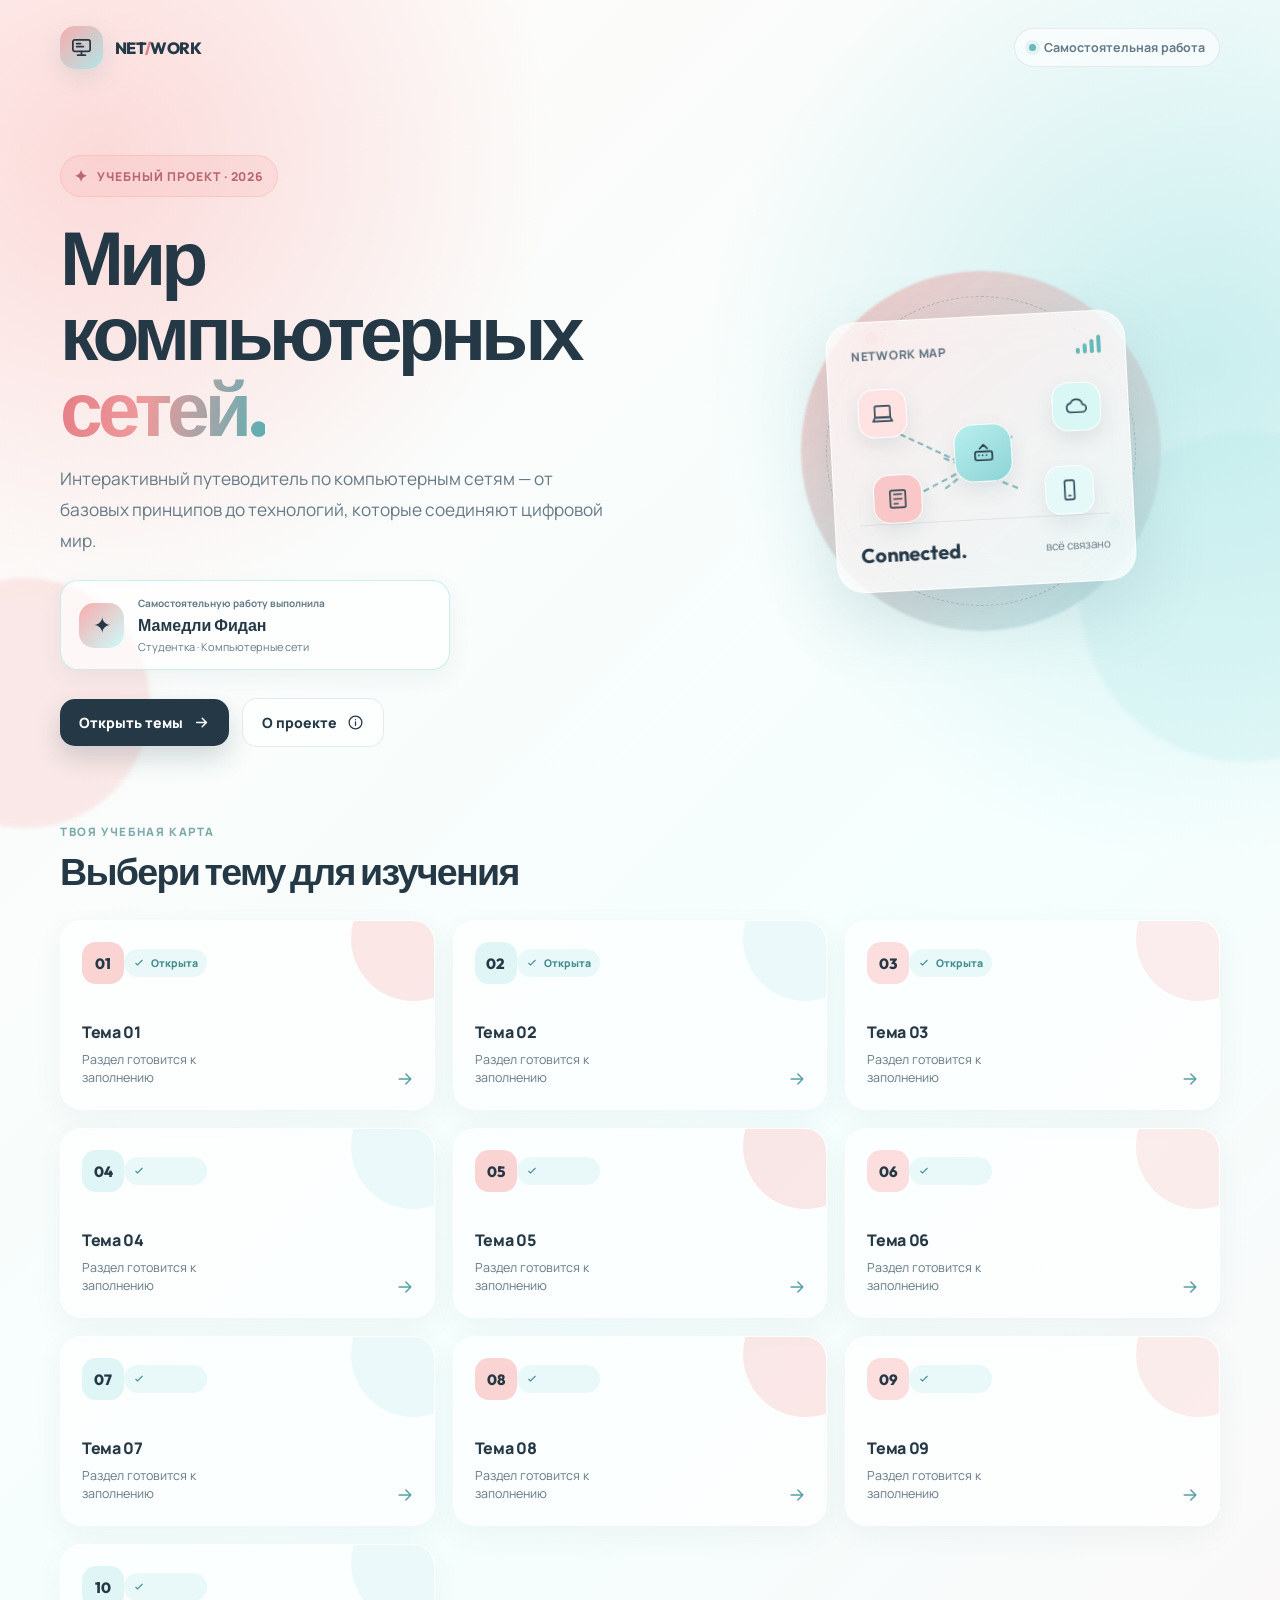
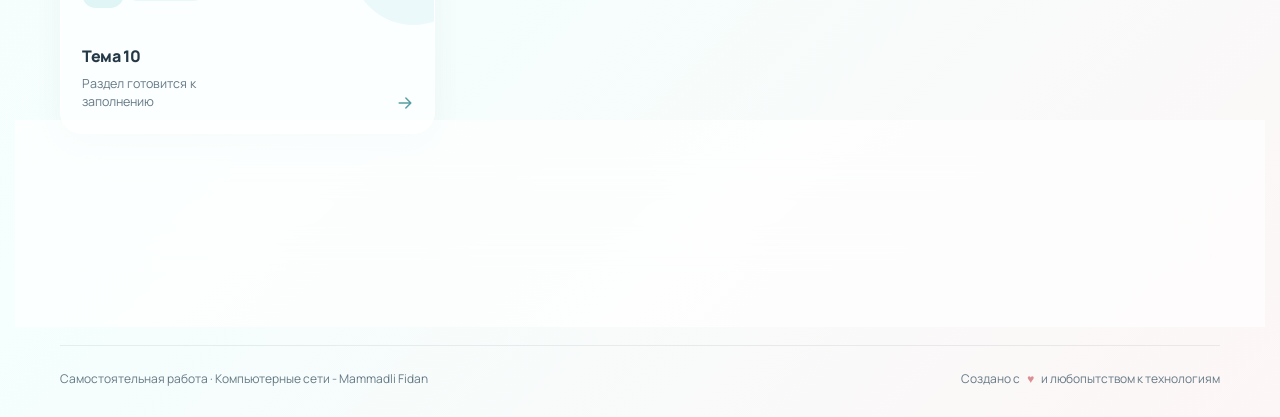
<file: index.html>
<!DOCTYPE html>
<html lang="ru">
<head>
  <meta charset="UTF-8" />
  <meta name="viewport" content="width=device-width, initial-scale=1.0" />
  <meta name="theme-color" content="#CCFBFA" />
  <title>CompNet♥</title>
  <link rel="preconnect" href="https://fonts.googleapis.com">
  <link rel="preconnect" href="https://fonts.gstatic.com" crossorigin>
  <link href="https://fonts.googleapis.com/css2?family=Manrope:wght@400;500;600;700;800&family=Outfit:wght@400;500;600;700;800&display=swap" rel="stylesheet">
  <link rel="stylesheet" href="./style.css">
  <link rel="icon" type="image/png" href="./img/icon.png?v=4">
  <link rel="shortcut icon" type="image/png" href="./img/icon.png?v=4">
</head>
<body>
  <div class="page-shell">
    <header>
      <div class="brand">
        <div class="brand-mark" aria-hidden="true">
          <svg viewBox="0 0 24 24" fill="none" stroke="currentColor" stroke-width="1.8" stroke-linecap="round" stroke-linejoin="round"><rect x="3" y="4" width="18" height="12" rx="2"/><path d="M8 20h8M12 16v4M7 8h4M7 11h7"/></svg>
        </div>
        <span class="brand-name">NET<span style="color:#d9828a">/</span>WORK</span>
      </div>
      <div class="header-tag"><span class="status-dot"></span> Самостоятельная работа</div>
    </header>

    <main>
      <section class="hero" aria-labelledby="main-title">
        <div class="hero-copy">
          <div class="eyebrow"><span>✦</span> Учебный проект · 2026</div>
          <h1 id="main-title">Мир<br>компьютерных<br><span class="accent">сетей.</span></h1>
          <p class="hero-description">
            Интерактивный путеводитель по компьютерным сетям — от базовых принципов до технологий, которые соединяют цифровой мир.
          </p>
          <div class="student-info">
              <div class="student-avatar">✦</div>

              <div class="student-details">
                <span class="student-label">Самостоятельную работу выполнила</span>
                <h3>Мамедли Фидан</h3>
                <p>Студентка · Компьютерные сети</p>
              </div>
            </div>
          <div class="hero-actions">
            <a class="primary-link" href="#topics">Открыть темы
              <svg viewBox="0 0 24 24" fill="none" stroke="currentColor" stroke-width="2" stroke-linecap="round" stroke-linejoin="round"><path d="M5 12h14M13 6l6 6-6 6"/></svg>
            </a>
            <a class="secondary-link" href="#about">О проекте
              <svg viewBox="0 0 24 24" fill="none" stroke="currentColor" stroke-width="1.8" stroke-linecap="round" stroke-linejoin="round"><circle cx="12" cy="12" r="9"/><path d="M12 11v5M12 8h.01"/></svg>
            </a>
          </div>
        </div>

        <div class="hero-art" aria-label="Декоративная иллюстрация компьютерной сети">
          <div class="art-glow"></div>
          <div class="orbit"></div>
          <div class="network-card">
            <div class="card-top">
              <span class="card-label">Network map</span>
              <div class="signal" aria-label="Сигнал"><i></i><i></i><i></i><i></i></div>
            </div>
            <div class="network-illustration">
              <span class="connector line-one"></span><span class="connector line-two"></span><span class="connector line-three"></span><span class="connector line-four"></span>
              <div class="node laptop"><svg viewBox="0 0 24 24" fill="none" stroke="#314b58" stroke-width="1.7" stroke-linecap="round" stroke-linejoin="round"><rect x="4" y="4" width="16" height="12" rx="1.5"/><path d="M2 20h20l-2-4H4l-2 4Z"/></svg></div>
              <div class="node cloud"><svg viewBox="0 0 24 24" fill="none" stroke="#314b58" stroke-width="1.7" stroke-linecap="round" stroke-linejoin="round"><path d="M6 18h12a4 4 0 0 0 .4-8A6.5 6.5 0 0 0 6 8.5 4.8 4.8 0 0 0 6 18Z"/></svg></div>
              <div class="node router"><svg viewBox="0 0 24 24" fill="none" stroke="#243846" stroke-width="1.7" stroke-linecap="round" stroke-linejoin="round"><rect x="3" y="10" width="18" height="9" rx="2"/><path d="M7 14h.01M11 14h.01M15 14h.01M8 7l4-4 4 4"/></svg></div>
              <div class="node server"><svg viewBox="0 0 24 24" fill="none" stroke="#314b58" stroke-width="1.7" stroke-linecap="round" stroke-linejoin="round"><rect x="4" y="3" width="16" height="18" rx="2"/><path d="M8 7h8M8 12h8M8 17h4"/></svg></div>
              <div class="node phone"><svg viewBox="0 0 24 24" fill="none" stroke="#314b58" stroke-width="1.7" stroke-linecap="round" stroke-linejoin="round"><rect x="7" y="2" width="10" height="20" rx="2"/><path d="M11 18h2"/></svg></div>
            </div>
            <div class="card-bottom"><strong>Connected.</strong><span>всё связано</span></div>
          </div>
        </div>
      </section>

      <section class="topics-section" id="topics" aria-labelledby="topics-title">
        <div class="section-heading">
          <div>
            <div class="section-kicker">Твоя учебная карта</div>
            <h2 id="topics-title">Выбери тему для изучения</h2>
          </div>
        </div>

        <div class="topics-grid">
          <button class="topic-card" type="button" data-topic="1">
            <div class="topic-top"><span class="topic-number">01</span><span class="topic-state"><svg viewBox="0 0 24 24" fill="none" stroke="currentColor" stroke-width="2.2"><path d="m5 12 4 4L19 6"/></svg> Открыта</span></div>
            <div><div class="topic-title">Тема 01</div><div class="topic-caption">Раздел готовится к заполнению</div></div>
            <svg class="topic-arrow" viewBox="0 0 24 24" fill="none" stroke="currentColor" stroke-width="1.8" stroke-linecap="round" stroke-linejoin="round"><path d="M5 12h14M13 6l6 6-6 6"/></svg>
          </button>
          <button class="topic-card" type="button" data-topic="2">
            <div class="topic-top"><span class="topic-number">02</span><span class="topic-state"><svg viewBox="0 0 24 24" fill="none" stroke="currentColor" stroke-width="2.2"><path d="m5 12 4 4L19 6"/></svg> Открыта</span></div>
            <div><div class="topic-title">Тема 02</div><div class="topic-caption">Раздел готовится к заполнению</div></div>
            <svg class="topic-arrow" viewBox="0 0 24 24" fill="none" stroke="currentColor" stroke-width="1.8" stroke-linecap="round" stroke-linejoin="round"><path d="M5 12h14M13 6l6 6-6 6"/></svg>
          </button>
          <button class="topic-card" type="button" data-topic="3">
            <div class="topic-top"><span class="topic-number">03</span><span class="topic-state"><svg viewBox="0 0 24 24" fill="none" stroke="currentColor" stroke-width="2.2"><path d="m5 12 4 4L19 6"/></svg> Открыта</span></div>
            <div><div class="topic-title">Тема 03</div><div class="topic-caption">Раздел готовится к заполнению</div></div>
            <svg class="topic-arrow" viewBox="0 0 24 24" fill="none" stroke="currentColor" stroke-width="1.8" stroke-linecap="round" stroke-linejoin="round"><path d="M5 12h14M13 6l6 6-6 6"/></svg>
          </button>
          <button class="topic-card" type="button" data-topic="4">
            <div class="topic-top"><span class="topic-number">04</span><span class="topic-state"><svg viewBox="0 0 24 24" fill="none" stroke="currentColor" stroke-width="2.2"><path d="m5 12 4 4L19 6"/></svg> Открыта</span></div>
            <div><div class="topic-title">Тема 04</div><div class="topic-caption">Раздел готовится к заполнению</div></div>
            <svg class="topic-arrow" viewBox="0 0 24 24" fill="none" stroke="currentColor" stroke-width="1.8" stroke-linecap="round" stroke-linejoin="round"><path d="M5 12h14M13 6l6 6-6 6"/></svg>
          </button>
          <button class="topic-card" type="button" data-topic="5">
            <div class="topic-top"><span class="topic-number">05</span><span class="topic-state"><svg viewBox="0 0 24 24" fill="none" stroke="currentColor" stroke-width="2.2"><path d="m5 12 4 4L19 6"/></svg> Открыта</span></div>
            <div><div class="topic-title">Тема 05</div><div class="topic-caption">Раздел готовится к заполнению</div></div>
            <svg class="topic-arrow" viewBox="0 0 24 24" fill="none" stroke="currentColor" stroke-width="1.8" stroke-linecap="round" stroke-linejoin="round"><path d="M5 12h14M13 6l6 6-6 6"/></svg>
          </button>
          <button class="topic-card" type="button" data-topic="6">
            <div class="topic-top"><span class="topic-number">06</span><span class="topic-state"><svg viewBox="0 0 24 24" fill="none" stroke="currentColor" stroke-width="2.2"><path d="m5 12 4 4L19 6"/></svg> Открыта</span></div>
            <div><div class="topic-title">Тема 06</div><div class="topic-caption">Раздел готовится к заполнению</div></div>
            <svg class="topic-arrow" viewBox="0 0 24 24" fill="none" stroke="currentColor" stroke-width="1.8" stroke-linecap="round" stroke-linejoin="round"><path d="M5 12h14M13 6l6 6-6 6"/></svg>
          </button>
            <!-- ТЕМА 07 -->
<button class="topic-card" type="button" data-topic="7">
  <div class="topic-top">
    <span class="topic-number">07</span>
    <span class="topic-state">
      <svg viewBox="0 0 24 24" fill="none" stroke="currentColor" stroke-width="2.2">
        <path d="m5 12 4 4L19 6"/>
      </svg>
      Открыта
    </span>
  </div>
  <div>
    <div class="topic-title">Тема 07</div>
    <div class="topic-caption">
Раздел готовится к заполнению    </div>
  </div>
  <svg class="topic-arrow" viewBox="0 0 24 24" fill="none" stroke="currentColor" stroke-width="1.8" stroke-linecap="round" stroke-linejoin="round">
    <path d="M5 12h14M13 6l6 6-6 6"/>
  </svg>
</button>

<!-- ТЕМА 08 -->
<button class="topic-card" type="button" data-topic="8">
  <div class="topic-top">
    <span class="topic-number">08</span>
    <span class="topic-state">
      <svg viewBox="0 0 24 24" fill="none" stroke="currentColor" stroke-width="2.2">
        <path d="m5 12 4 4L19 6"/>
      </svg>
      Открыта
    </span>
  </div>
  <div>
    <div class="topic-title">Тема 08</div>
    <div class="topic-caption">
Раздел готовится к заполнению    </div>
  </div>
  <svg class="topic-arrow" viewBox="0 0 24 24" fill="none" stroke="currentColor" stroke-width="1.8" stroke-linecap="round" stroke-linejoin="round">
    <path d="M5 12h14M13 6l6 6-6 6"/>
  </svg>
</button>

<!-- ТЕМА 09 -->
<button class="topic-card" type="button" data-topic="9">
  <div class="topic-top">
    <span class="topic-number">09</span>
    <span class="topic-state">
      <svg viewBox="0 0 24 24" fill="none" stroke="currentColor" stroke-width="2.2">
        <path d="m5 12 4 4L19 6"/>
      </svg>
      Открыта
    </span>
  </div>
  <div>
    <div class="topic-title">Тема 09</div>
    <div class="topic-caption">
      Раздел готовится к заполнению
    </div>
  </div>
  <svg class="topic-arrow" viewBox="0 0 24 24" fill="none" stroke="currentColor" stroke-width="1.8" stroke-linecap="round" stroke-linejoin="round">
    <path d="M5 12h14M13 6l6 6-6 6"/>
  </svg>
</button>

<!-- ТЕМА 10 -->
<button class="topic-card" type="button" data-topic="10">
  <div class="topic-top">
    <span class="topic-number">10</span>
    <span class="topic-state">
      <svg viewBox="0 0 24 24" fill="none" stroke="currentColor" stroke-width="2.2">
        <path d="m5 12 4 4L19 6"/>
      </svg>
      Открыта
    </span>
  </div>
  <div>
    <div class="topic-title">Тема 10</div>
    <div class="topic-caption">
      Раздел готовится к заполнению
    </div>
  </div>
  <svg class="topic-arrow" viewBox="0 0 24 24" fill="none" stroke="currentColor" stroke-width="1.8" stroke-linecap="round" stroke-linejoin="round">
    <path d="M5 12h14M13 6l6 6-6 6"/>
  </svg>
</button>
        </div>

       <div class="progress-panel" id="about">
  <div class="progress-icon">
    <svg viewBox="0 0 24 24" fill="none"
         stroke="currentColor"
         stroke-width="1.8"
         stroke-linecap="round"
         stroke-linejoin="round">
      <path d="M12 3 14.8 8.7 21 9.6 16.5 14l1.1 6.2L12 17.3 6.4 20.2 7.5 14 3 9.6l6.2-.9L12 3Z"/>
    </svg>
  </div>

  <div class="progress-copy">
    <strong id="progress-title">CompNet развивается</strong>

    <span id="progress-description">
      Шесть из девяти тем открыты. Наполнение разделов продолжается.
    </span>

    <div
      class="progress-track"
      role="progressbar"
      aria-label="Открытые темы"
      aria-valuemin="0"
      aria-valuemax="9"
      aria-valuenow="6"
      id="progress-bar"
    >
      <div class="progress-fill" id="progress-fill"></div>
    </div>
  </div>

  <div class="progress-count" id="progress-count">
    10 <span style="color:var(--muted);font-weight:100px">/10</span>
  </div>
</div>
      </section>
    </main>

    <footer>
      <div class="footer-inner">
        <span>Самостоятельная работа · Компьютерные сети - Mammadli Fidan</span>
        <span class="footer-mark">Создано с <span>♥</span> и любопытством к технологиям</span>
      </div>
    </footer>
  </div>
  <div class="toast" id="toast" role="status" aria-live="polite"></div>

  <script src="./app.js"></script>
</body>
</html>
<!-- GIT TEST -->
</file>
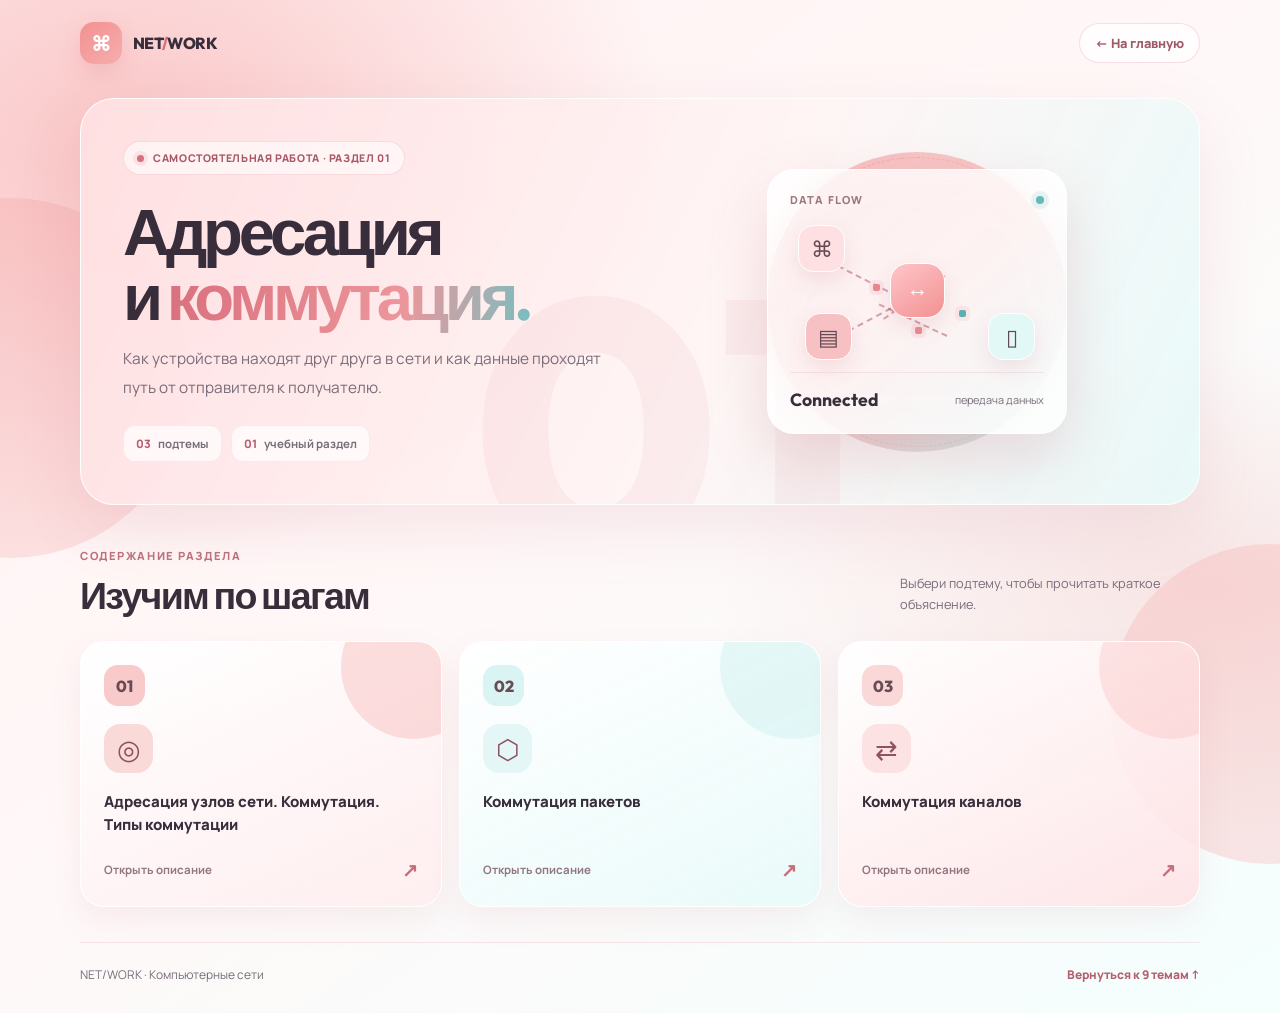
<file: 1/topic1.html>
<!DOCTYPE html>
<html lang="ru">
<head>
  <meta charset="UTF-8">
  <meta name="viewport" content="width=device-width, initial-scale=1.0">
  <title>Тема 01 — Адресация и коммутация</title>

  <link rel="icon" type="image/png" href="../img/icon.png?v=4">
  <link rel="shortcut icon" type="image/png" href="../img/icon.png?v=4">
</head>
  <link rel="preconnect" href="https://fonts.googleapis.com">
  <link rel="preconnect" href="https://fonts.gstatic.com" crossorigin>
  <link href="https://fonts.googleapis.com/css2?family=Manrope:wght@400;500;600;700;800&family=Outfit:wght@400;500;600;700;800&display=swap" rel="stylesheet">

  <link rel="stylesheet" href="topic1css.css">
  <script src="topic1js.js" defer></script>
</head>
<body>

  <div class="ambient ambient-one"></div>
  <div class="ambient ambient-two"></div>

  <header class="topbar page-width">
    <a class="brand" href="index.html">
      <span class="brand-icon">⌘</span>
      <span>NET<span class="brand-slash">/</span>WORK</span>
    </a>

    <a class="back-link" href="../index.html">
      ← На главную
    </a>
  </header>

  <main class="page-width">

    <section class="topic-hero">
      <div class="hero-text">

        <div class="eyebrow">
          <span class="eyebrow-dot"></span>
          САМОСТОЯТЕЛЬНАЯ РАБОТА · РАЗДЕЛ 01
        </div>

        <h1>Адресация<br>и <span>коммутация.</span></h1>

        <p class="hero-description">
          Как устройства находят друг друга в сети и как данные
          проходят путь от отправителя к получателю.
        </p>

        <div class="hero-meta">
          <span class="meta-pill"><span>03</span> подтемы</span>
          <span class="meta-pill"><span>01</span> учебный раздел</span>
        </div>

      </div>

      <div class="hero-visual">
        <div class="visual-orbit orbit-a"></div>
        <div class="visual-orbit orbit-b"></div>
        <div class="visual-glow"></div>

        <div class="data-card">
          <div class="data-card-top">
            <span>DATA FLOW</span>
            <span class="live-dot"></span>
          </div>

          <div class="network-map">
            <div class="network-line line-a"></div>
            <div class="network-line line-b"></div>
            <div class="network-line line-c"></div>
            <div class="network-line line-d"></div>

            <div class="device device-pc">⌘</div>
            <div class="device device-router">↔</div>
            <div class="device device-server">▤</div>
            <div class="device device-phone">▯</div>

            <span class="packet packet-one"></span>
            <span class="packet packet-two"></span>
            <span class="packet packet-three"></span>
          </div>

          <div class="data-card-bottom">
            <strong>Connected</strong>
            <span>передача данных</span>
          </div>
        </div>
      </div>
    </section>

    <section class="subtopics" id="subtopics">

      <div class="section-heading">
        <div>
          <p class="section-kicker">СОДЕРЖАНИЕ РАЗДЕЛА</p>
          <h2>Изучим по шагам</h2>
        </div>

        <p class="section-description">
          Выбери подтему, чтобы прочитать краткое объяснение.
        </p>
      </div>

      <div class="subtopic-grid">

        <button class="subtopic-card card-coral"
                type="button"
                data-subtopic="addressing"
                aria-expanded="false">

          <span class="card-number">01</span>
          <span class="card-icon">◎</span>

          <span class="card-title">
            Адресация узлов сети. Коммутация. Типы коммутации
          </span>

          <span class="card-bottom">
            <span>Открыть описание</span>
            <span class="card-arrow">↗</span>
          </span>
        </button>

        <button class="subtopic-card card-aqua"
                type="button"
                data-subtopic="packets"
                aria-expanded="false">

          <span class="card-number">02</span>
          <span class="card-icon">⬡</span>

          <span class="card-title">Коммутация пакетов</span>

          <span class="card-bottom">
            <span>Открыть описание</span>
            <span class="card-arrow">↗</span>
          </span>
        </button>

        <button class="subtopic-card card-pink"
                type="button"
                data-subtopic="circuits"
                aria-expanded="false">

          <span class="card-number">03</span>
          <span class="card-icon">⇄</span>

          <span class="card-title">Коммутация каналов</span>

          <span class="card-bottom">
            <span>Открыть описание</span>
            <span class="card-arrow">↗</span>
          </span>
        </button>

      </div>

      <div class="detail-panel" id="detail-panel" hidden>
        <div class="detail-heading">
          <div>
            <p class="section-kicker">КРАТКОЕ ОБЪЯСНЕНИЕ</p>
            <h3 id="detail-title">Подтема</h3>
          </div>

          <button class="close-detail"
                  id="close-detail"
                  type="button"
                  aria-label="Закрыть описание">×</button>
        </div>

        <p id="detail-text"></p>

        <div class="detail-note">
          <span>✦</span>
          <span id="detail-note"></span>
        </div>
      </div>

    </section>

  </main>

  <footer class="page-width footer">
    <span>NET/WORK · Компьютерные сети</span>
    <a href="../index.html">Вернуться к 9 темам ↑</a>
  </footer>

</body>
</html>
</file>
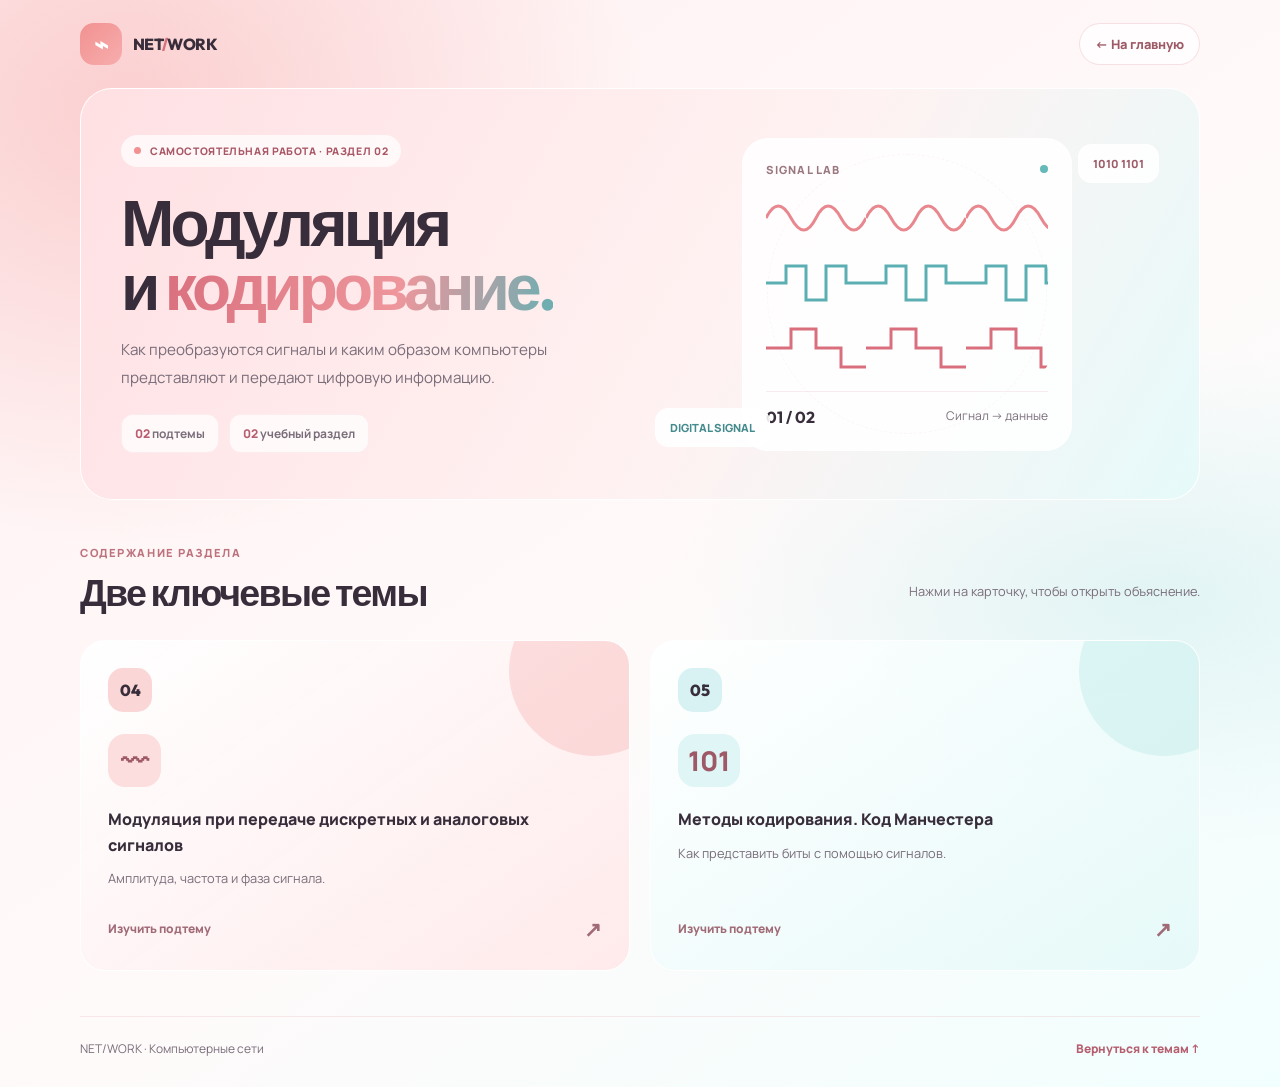
<file: 2/topic2.html>
<!DOCTYPE html>
<html lang="ru">
<head><head>
  <meta charset="UTF-8">
  <meta name="viewport" content="width=device-width, initial-scale=1.0">
  <title>Тема 02 — Модуляция и кодирование</title>

  <link rel="icon" type="image/png" href="../img/icon.png?v=4">
  <link rel="shortcut icon" type="image/png" href="../img/icon.png?v=4">

  <link rel="preconnect" href="https://fonts.googleapis.com">
  <link rel="preconnect" href="https://fonts.gstatic.com" crossorigin>

  <link href="https://fonts.googleapis.com/css2?family=Manrope:wght@400;500;600;700;800&family=Outfit:wght@400;500;600;700;800&display=swap" rel="stylesheet">

  <link rel="stylesheet" href="topic2css.css">
  <script src="topic2js.js" defer></script>
</head>
</head>

<body>
  <header class="topbar page-width">
    <a class="brand" href="index.html">
      <span class="brand-icon">⌁</span>
      <span>NET<span class="brand-slash">/</span>WORK</span>
    </a>

    <a class="back-link" href="../index.html">← На главную</a>
  </header>

  <main class="page-width">

    <section class="topic-hero">
      <div class="hero-text">
        <div class="eyebrow">
          <span class="eyebrow-dot"></span>
          САМОСТОЯТЕЛЬНАЯ РАБОТА · РАЗДЕЛ 02
        </div>

        <h1>Модуляция<br>и <span>кодирование.</span></h1>

        <p class="hero-description">
          Как преобразуются сигналы и каким образом компьютеры
          представляют и передают цифровую информацию.
        </p>

        <div class="hero-meta">
          <span class="meta-pill"><span>02</span> подтемы</span>
          <span class="meta-pill"><span>02</span> учебный раздел</span>
        </div>
      </div>

      <div class="signal-visual">
        <div class="signal-orbit"></div>

        <div class="signal-card">
          <div class="signal-card-header">
            <span>SIGNAL LAB</span>
            <span class="live-dot"></span>
          </div>

          <div class="wave wave-one"></div>
          <div class="wave wave-two"></div>
          <div class="wave wave-three"></div>

          <div class="signal-caption">
            <strong>01 / 02</strong>
            <span>Сигнал → данные</span>
          </div>
        </div>

        <div class="floating-tag tag-top">1010 1101</div>
        <div class="floating-tag tag-bottom">DIGITAL SIGNAL</div>
      </div>
    </section>

    <section class="subtopics">
      <div class="section-heading">
        <div>
          <p class="section-kicker">СОДЕРЖАНИЕ РАЗДЕЛА</p>
          <h2>Две ключевые темы</h2>
        </div>

        <p class="section-description">
          Нажми на карточку, чтобы открыть объяснение.
        </p>
      </div>

      <div class="subtopic-grid">

        <button class="subtopic-card card-coral"
                type="button"
                data-subtopic="modulation"
                aria-expanded="false">

          <span class="card-number">04</span>
          <span class="card-icon">〰</span>

          <span class="card-title">
            Модуляция при передаче дискретных и аналоговых сигналов
          </span>

          <span class="card-description">
            Амплитуда, частота и фаза сигнала.
          </span>

          <span class="card-bottom">
            <span>Изучить подтему</span>
            <span class="card-arrow">↗</span>
          </span>
        </button>

        <button class="subtopic-card card-aqua"
                type="button"
                data-subtopic="encoding"
                aria-expanded="false">

          <span class="card-number">05</span>
          <span class="card-icon">101</span>

          <span class="card-title">
            Методы кодирования. Код Манчестера
          </span>

          <span class="card-description">
            Как представить биты с помощью сигналов.
          </span>

          <span class="card-bottom">
            <span>Изучить подтему</span>
            <span class="card-arrow">↗</span>
          </span>
        </button>

      </div>

      <div class="detail-panel" id="detail-panel" hidden>

  <div class="detail-heading">
    <div>
      <p class="section-kicker">SIGNAL LAB · ИЗУЧАЕМ</p>
      <h3 id="detail-title"></h3>
    </div>

    <button class="close-detail"
            id="close-detail"
            type="button"
            aria-label="Закрыть">×</button>
  </div>

  <p id="detail-text" class="detail-main-text"></p>

  <!-- Визуализация -->
  <div class="visual-lab">
    <div class="visual-lab-heading">
      <span class="lab-icon">⌁</span>
      <div>
        <h4 id="visual-title">Визуализация сигнала</h4>
        <p>Посмотри, как передаются данные</p>
      </div>
      <span class="lab-status">INTERACTIVE</span>
    </div>

    <div id="visual-content" class="visual-content"></div>
  </div>

  <!-- Сравнение методов -->
  <div class="comparison-box">
    <h4>Краткое сравнение</h4>

    <div class="comparison-grid" id="comparison-content"></div>
  </div>

  <!-- Проверка знаний -->
  <div class="mini-quiz">
    <div class="quiz-heading">
      <span class="quiz-icon">✳</span>
      <div>
        <p class="section-kicker">ПРОВЕРЬ СЕБЯ</p>
        <h4 id="quiz-question"></h4>
      </div>
    </div>

    <div id="quiz-options" class="quiz-options"></div>
    <p id="quiz-feedback" class="quiz-feedback" aria-live="polite"></p>
  </div>

  <div class="detail-note">
    <span>✦</span>
    <span id="detail-note"></span>
  </div>

</div>
    </section>

  </main>

  <footer class="page-width footer">
    <span>NET/WORK · Компьютерные сети</span>
    <a href="../index.html">Вернуться к темам ↑</a>
  </footer>
</body>
</html>
</file>
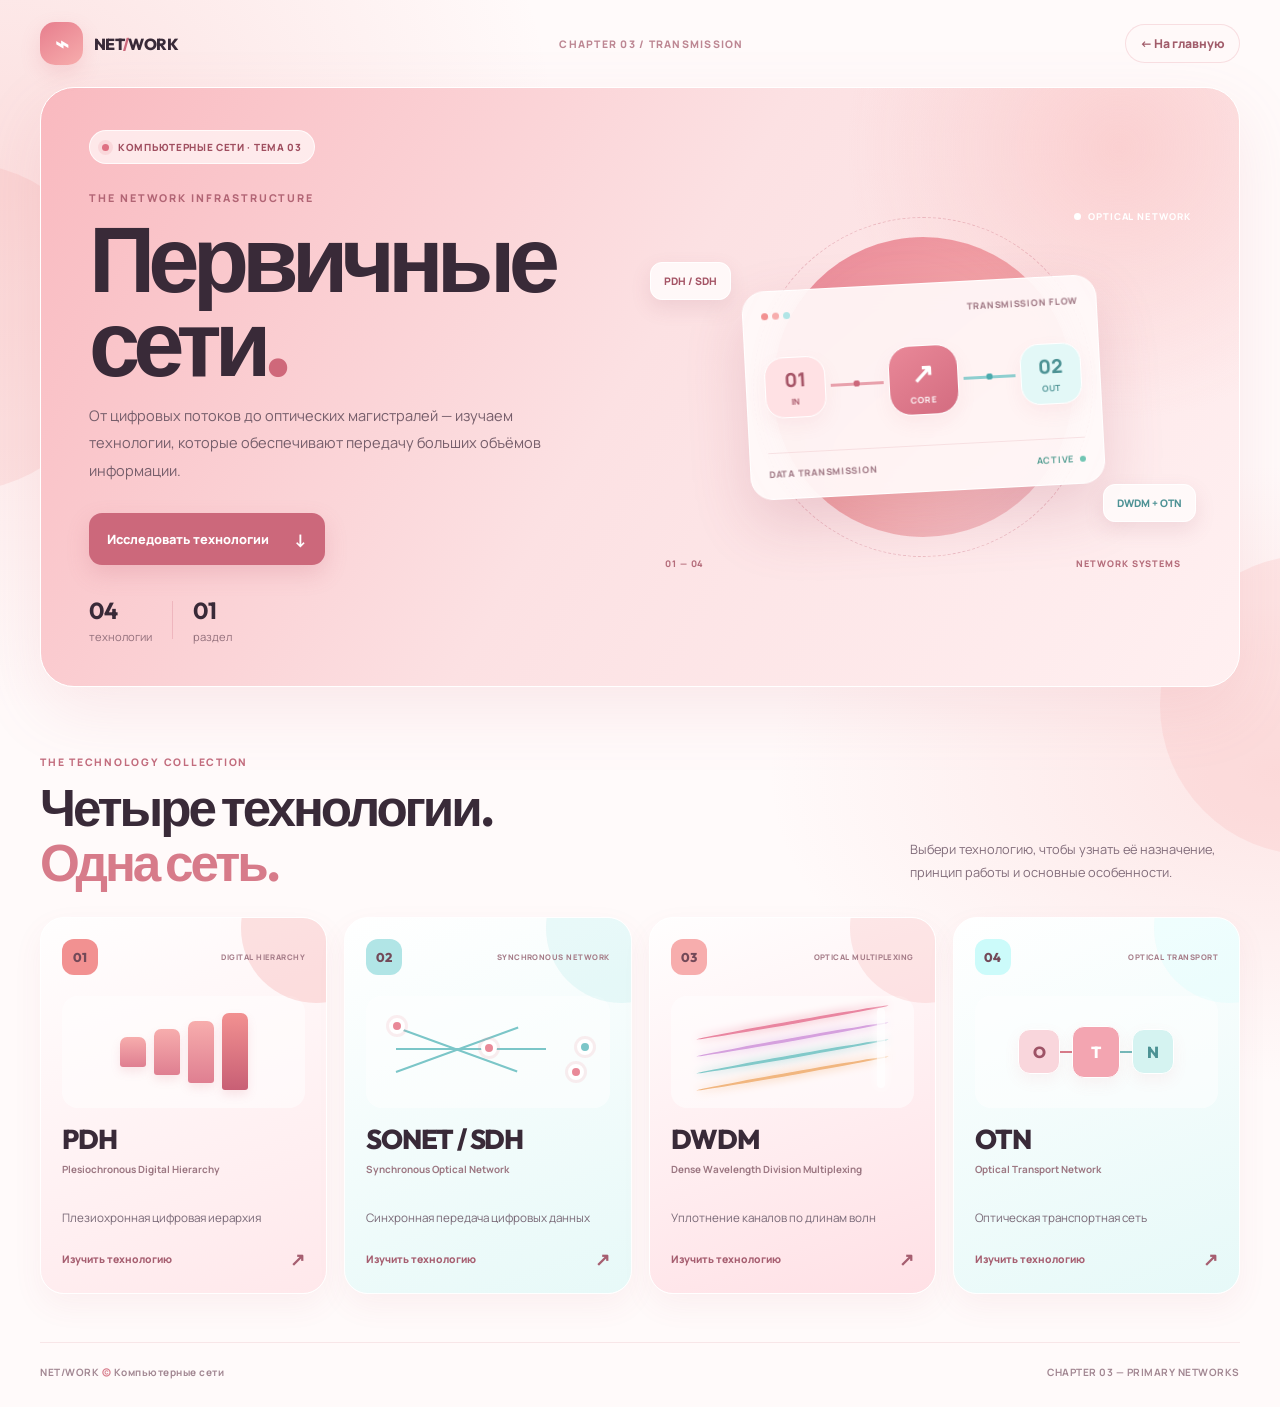
<file: 3/topic3.html>
<!DOCTYPE html>
<html lang="ru">
<head>
  <meta charset="UTF-8">
  <meta name="viewport" content="width=device-width, initial-scale=1.0">

  <title>Тема 03 — Первичные сети</title>

  <link rel="icon" type="image/png" href="../img/icon.png?v=4">
  <link rel="shortcut icon" type="image/png" href="../img/icon.png?v=4">

  <link rel="preconnect" href="https://fonts.googleapis.com">
  <link rel="preconnect" href="https://fonts.gstatic.com" crossorigin>
  <link href="https://fonts.googleapis.com/css2?family=Manrope:wght@400;500;600;700;800&family=Outfit:wght@400;500;600;700;800&display=swap" rel="stylesheet">

  <link rel="stylesheet" href="topic3css.css">
  <script src="topic3js.js" defer></script>
</head>

<body>
  <div class="pink-orb orb-one"></div>
  <div class="pink-orb orb-two"></div>

  <header class="topbar page-width">
    <a class="brand" href="../index.html">
      <span class="brand-icon">⌁</span>
      <span>NET<span>/</span>WORK</span>
    </a>

    <div class="chapter-label">CHAPTER 03 / TRANSMISSION</div>

    <a class="back-link" href="../index.html">← На главную</a>
  </header>

  <main class="page-width">

    <section class="hero">
      <div class="hero-copy">
        <div class="eyebrow">
          <span class="status-dot"></span>
          КОМПЬЮТЕРНЫЕ СЕТИ · ТЕМА 03
        </div>

        <p class="hero-overline">THE NETWORK INFRASTRUCTURE</p>

        <h1>Первичные<br>сети<span>.</span></h1>

        <p class="hero-description">
          От цифровых потоков до оптических магистралей —
          изучаем технологии, которые обеспечивают передачу
          больших объёмов информации.
        </p>

        <a href="#technologies" class="hero-button">
          Исследовать технологии
          <span>↓</span>
        </a>

        <div class="hero-stats">
          <div>
            <strong>04</strong>
            <span>технологии</span>
          </div>
          <div class="stat-divider"></div>
          <div>
            <strong>01</strong>
            <span>раздел</span>
          </div>
        </div>
      </div>

      <div class="hero-art">
        <div class="art-ring ring-one"></div>
        <div class="art-ring ring-two"></div>

        <div class="pink-disc"></div>

        <div class="art-label label-top">
          <span class="label-dot"></span>
          OPTICAL NETWORK
        </div>

        <div class="signal-window">
          <div class="window-header">
            <div class="window-controls">
              <i></i><i></i><i></i>
            </div>
            <span>TRANSMISSION FLOW</span>
          </div>

          <div class="signal-stage">
            <div class="signal-node node-source">
              <span>01</span>
              <strong>IN</strong>
            </div>

            <div class="signal-path path-one">
              <span></span><span></span><span></span>
            </div>

            <div class="signal-node node-core">
              <span>↗</span>
              <strong>CORE</strong>
            </div>

            <div class="signal-path path-two">
              <span></span><span></span><span></span>
            </div>

            <div class="signal-node node-target">
              <span>02</span>
              <strong>OUT</strong>
            </div>
          </div>

          <div class="window-footer">
            <span>DATA TRANSMISSION</span>
            <strong>ACTIVE <i></i></strong>
          </div>
        </div>

        <div class="floating-chip chip-top">PDH / SDH</div>
        <div class="floating-chip chip-bottom">DWDM + OTN</div>

        <div class="art-caption">
          <span>01 — 04</span>
          <span>NETWORK SYSTEMS</span>
        </div>
      </div>
    </section>

    <section class="technology-section" id="technologies">

      <div class="section-heading">
        <div>
          <p class="section-kicker">THE TECHNOLOGY COLLECTION</p>
          <h2>Четыре технологии.<br><span>Одна сеть.</span></h2>
        </div>

        <p class="section-description">
          Выбери технологию, чтобы узнать её назначение,
          принцип работы и основные особенности.
        </p>
      </div>

      <div class="technology-grid">

        <button class="technology-card pdh-card"
                type="button"
                data-subtopic="pdh"
                aria-expanded="false">

          <span class="technology-top">
            <span class="tech-number">01</span>
            <span class="tech-category">DIGITAL HIERARCHY</span>
          </span>

          <span class="tech-illustration pdh-illustration">
            <span class="stack stack-one"></span>
            <span class="stack stack-two"></span>
            <span class="stack stack-three"></span>
            <span class="stack stack-four"></span>
          </span>

          <span class="tech-name">PDH</span>

          <span class="tech-full-name">
            Plesiochronous Digital Hierarchy
          </span>

          <span class="tech-description">
            Плезиохронная цифровая иерархия
          </span>

          <span class="tech-footer">
            <span>Изучить технологию</span>
            <span class="tech-arrow">↗</span>
          </span>
        </button>

        <button class="technology-card sdh-card"
                type="button"
                data-subtopic="sdh"
                aria-expanded="false">

          <span class="technology-top">
            <span class="tech-number">02</span>
            <span class="tech-category">SYNCHRONOUS NETWORK</span>
          </span>

          <span class="tech-illustration sdh-illustration">
            <span class="sdh-line line-one"></span>
            <span class="sdh-line line-two"></span>
            <span class="sdh-line line-three"></span>
            <span class="sdh-point point-one"></span>
            <span class="sdh-point point-two"></span>
            <span class="sdh-point point-three"></span>
            <span class="sdh-point point-four"></span>
          </span>

          <span class="tech-name">SONET / SDH</span>

          <span class="tech-full-name">
            Synchronous Optical Network
          </span>

          <span class="tech-description">
            Синхронная передача цифровых данных
          </span>

          <span class="tech-footer">
            <span>Изучить технологию</span>
            <span class="tech-arrow">↗</span>
          </span>
        </button>

        <button class="technology-card dwdm-card"
                type="button"
                data-subtopic="dwdm"
                aria-expanded="false">

          <span class="technology-top">
            <span class="tech-number">03</span>
            <span class="tech-category">OPTICAL MULTIPLEXING</span>
          </span>

          <span class="tech-illustration dwdm-illustration">
            <span class="light-beam beam-one"></span>
            <span class="light-beam beam-two"></span>
            <span class="light-beam beam-three"></span>
            <span class="light-beam beam-four"></span>
            <span class="beam-core"></span>
          </span>

          <span class="tech-name">DWDM</span>

          <span class="tech-full-name">
            Dense Wavelength Division Multiplexing
          </span>

          <span class="tech-description">
            Уплотнение каналов по длинам волн
          </span>

          <span class="tech-footer">
            <span>Изучить технологию</span>
            <span class="tech-arrow">↗</span>
          </span>
        </button>

        <button class="technology-card otn-card"
                type="button"
                data-subtopic="otn"
                aria-expanded="false">

          <span class="technology-top">
            <span class="tech-number">04</span>
            <span class="tech-category">OPTICAL TRANSPORT</span>
          </span>

          <span class="tech-illustration otn-illustration">
            <span class="otn-box box-one">O</span>
            <span class="otn-box box-two">T</span>
            <span class="otn-box box-three">N</span>
            <span class="otn-connector connector-one"></span>
            <span class="otn-connector connector-two"></span>
          </span>

          <span class="tech-name">OTN</span>

          <span class="tech-full-name">
            Optical Transport Network
          </span>

          <span class="tech-description">
            Оптическая транспортная сеть
          </span>

          <span class="tech-footer">
            <span>Изучить технологию</span>
            <span class="tech-arrow">↗</span>
          </span>
        </button>

      </div>

      <div class="detail-panel" id="detail-panel" hidden>

  <div class="detail-top">
    <div>
      <p class="section-kicker">TECHNOLOGY DETAILS</p>
      <h3 id="detail-title"></h3>
    </div>

    <button
      type="button"
      class="detail-close"
      id="close-detail"
      aria-label="Закрыть"
    >×</button>
  </div>

  <p class="detail-text" id="detail-text"></p>

  <div class="detail-facts">
    <div class="fact-icon">✦</div>
    <div>
      <strong>Главная особенность</strong>
      <p id="detail-note"></p>
    </div>
  </div>

  <section class="learning-block">
    <div class="learning-heading">
      <span class="learning-icon">↗</span>
      <div>
        <p class="section-kicker">VISUAL EXPLANATION</p>
        <h4 id="visual-title">Как работает технология</h4>
      </div>
    </div>

    <div id="visual-content" class="visual-content"></div>
  </section>

  <section class="learning-block">
    <div class="learning-heading">
      <span class="learning-icon aqua-icon">◈</span>
      <div>
        <p class="section-kicker">QUICK COMPARISON</p>
        <h4>Запомни главное</h4>
      </div>
    </div>

    <div id="comparison-content" class="comparison-grid"></div>
  </section>

</div>

    </section>

  </main>

  <footer class="page-width footer">
    <span>NET/WORK <i>©</i> Компьютерные сети</span>
    <span>CHAPTER 03 — PRIMARY NETWORKS</span>
  </footer>
</body>
</html>
</file>
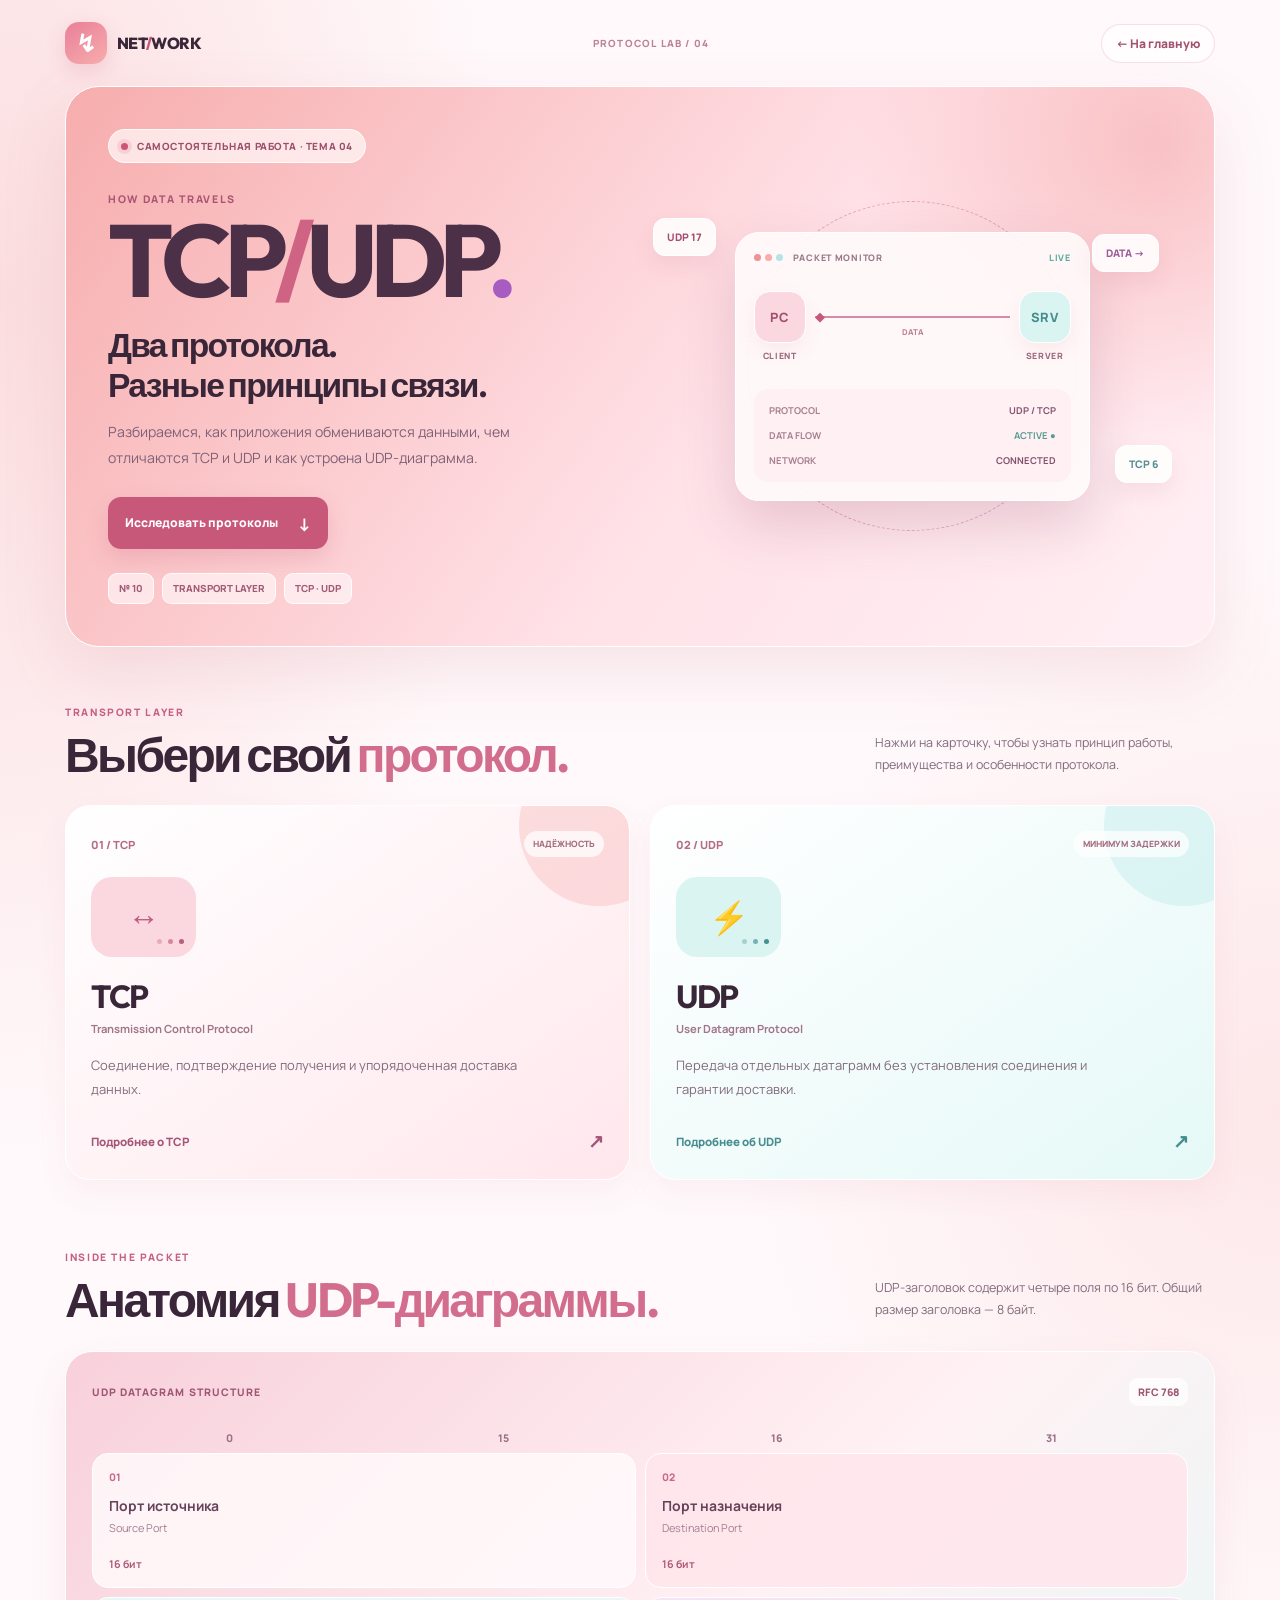
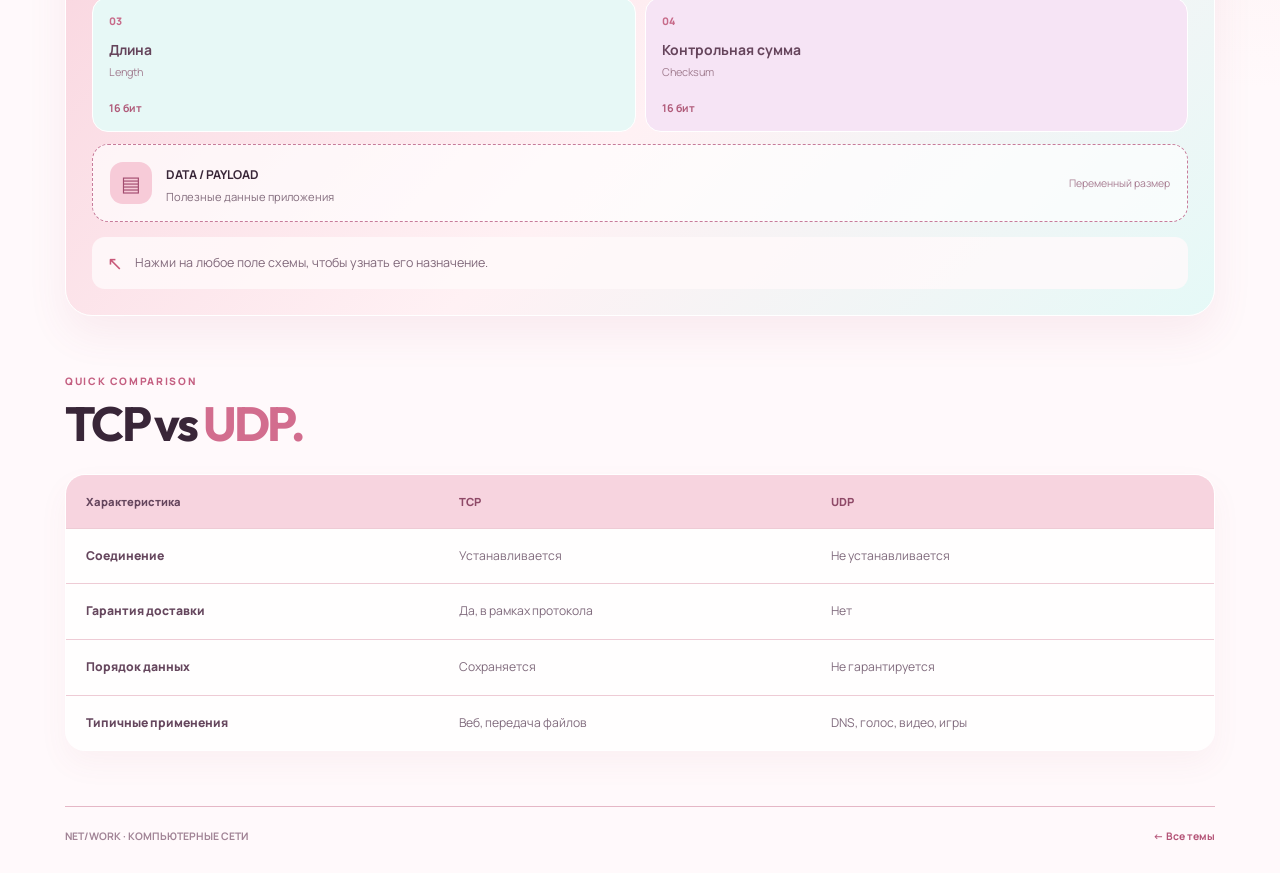
<file: 4/topic4.html>
<!DOCTYPE html>
<html lang="ru">
<head>
  <meta charset="UTF-8">
  <meta name="viewport" content="width=device-width, initial-scale=1.0">
  <title>Тема 04 — Протоколы TCP/UDP</title>

  <link rel="preconnect" href="https://fonts.googleapis.com">
  <link rel="preconnect" href="https://fonts.gstatic.com" crossorigin>
  <link href="https://fonts.googleapis.com/css2?family=Manrope:wght@400;500;600;700;800&family=Outfit:wght@400;500;600;700;800&display=swap" rel="stylesheet">

  <link rel="stylesheet" href="topic4css.css">
  <script src="topic4js.js" defer></script>
  
  <link rel="icon" type="image/png" href="../img/icon.png?v=4">
  <link rel="shortcut icon" type="image/png" href="../img/icon.png?v=4">
</head>

<body>
  <header class="topbar page-width">
    <a href="../index.html" class="brand">
      <span class="brand-icon">↯</span>
      <span>NET<span>/</span>WORK</span>
    </a>

    <span class="header-label">PROTOCOL LAB / 04</span>

    <a href="../index.html" class="back-link">← На главную</a>
  </header>

  <main class="page-width">

    <section class="hero">
      <div class="hero-copy">
        <div class="eyebrow">
          <span class="pulse-dot"></span>
          САМОСТОЯТЕЛЬНАЯ РАБОТА · ТЕМА 04
        </div>

        <p class="hero-kicker">HOW DATA TRAVELS</p>

        <h1>TCP<span>/</span>UDP<span class="pink-period">.</span></h1>

        <h2>Два протокола.<br>Разные принципы связи.</h2>

        <p class="hero-description">
          Разбираемся, как приложения обмениваются данными,
          чем отличаются TCP и UDP и как устроена UDP-диаграмма.
        </p>

        <a href="#protocols" class="hero-button">
          Исследовать протоколы <span>↓</span>
        </a>

        <div class="hero-tags">
          <span>№ 10</span>
          <span>TRANSPORT LAYER</span>
          <span>TCP · UDP</span>
        </div>
      </div>

      <div class="protocol-visual">
        <div class="visual-ring ring-one"></div>
        <div class="visual-ring ring-two"></div>

        <div class="protocol-window">
          <div class="window-top">
            <div class="window-dots">
              <i></i><i></i><i></i>
            </div>
            <span>PACKET MONITOR</span>
            <span class="monitor-status">LIVE</span>
          </div>

          <div class="connection-row">
            <div class="endpoint">
              <span class="endpoint-icon">PC</span>
              <span>CLIENT</span>
            </div>

            <div class="transfer">
              <span class="transfer-line"></span>
              <span class="transfer-packet">◆</span>
              <span class="transfer-label">DATA</span>
            </div>

            <div class="endpoint endpoint-server">
              <span class="endpoint-icon">SRV</span>
              <span>SERVER</span>
            </div>
          </div>

          <div class="packet-preview">
            <div class="preview-line">
              <span>PROTOCOL</span>
              <strong>UDP / TCP</strong>
            </div>
            <div class="preview-line">
              <span>DATA FLOW</span>
              <strong class="green-text">ACTIVE ●</strong>
            </div>
            <div class="preview-line">
              <span>NETWORK</span>
              <strong>CONNECTED</strong>
            </div>
          </div>
        </div>

        <div class="floating-code code-one">UDP 17</div>
        <div class="floating-code code-two">TCP 6</div>
        <div class="floating-code code-three">DATA →</div>
      </div>
    </section>

    <section class="protocol-section" id="protocols">
      <div class="section-heading">
        <div>
          <p class="section-kicker">TRANSPORT LAYER</p>
          <h2>Выбери свой <span>протокол.</span></h2>
        </div>

        <p class="section-description">
          Нажми на карточку, чтобы узнать принцип работы,
          преимущества и особенности протокола.
        </p>
      </div>

      <div class="protocol-grid">

        <button class="protocol-card tcp-card"
                type="button"
                data-protocol="tcp"
                aria-expanded="false">

          <div class="card-top">
            <span class="card-index">01 / TCP</span>
            <span class="status-badge">НАДЁЖНОСТЬ</span>
          </div>

          <div class="protocol-symbol tcp-symbol">
            <span>↔</span>
            <i></i><i></i><i></i>
          </div>

          <h3>TCP</h3>

          <p class="protocol-full-name">
            Transmission Control Protocol
          </p>

          <p class="protocol-summary">
            Соединение, подтверждение получения и упорядоченная
            доставка данных.
          </p>

          <div class="card-footer">
            <span>Подробнее о TCP</span>
            <span class="arrow">↗</span>
          </div>
        </button>

        <button class="protocol-card udp-card"
                type="button"
                data-protocol="udp"
                aria-expanded="false">

          <div class="card-top">
            <span class="card-index">02 / UDP</span>
            <span class="status-badge">МИНИМУМ ЗАДЕРЖКИ</span>
          </div>

          <div class="protocol-symbol udp-symbol">
            <span>⚡</span>
            <i></i><i></i><i></i>
          </div>

          <h3>UDP</h3>

          <p class="protocol-full-name">
            User Datagram Protocol
          </p>

          <p class="protocol-summary">
            Передача отдельных датаграмм без установления
            соединения и гарантии доставки.
          </p>

          <div class="card-footer">
            <span>Подробнее об UDP</span>
            <span class="arrow">↗</span>
          </div>
        </button>

      </div>

      <div class="detail-panel" id="detail-panel" hidden>
        <div class="detail-header">
          <div>
            <p class="section-kicker">PROTOCOL EXPLAINED</p>
            <h3 id="detail-title"></h3>
          </div>

          <button type="button"
                  class="close-button"
                  id="close-detail"
                  aria-label="Закрыть">×</button>
        </div>

        <p id="detail-text"></p>

        <div class="fact-box">
          <span class="fact-icon">✦</span>
          <div>
            <strong>Главное</strong>
            <p id="detail-note"></p>
          </div>
        </div>
      </div>
    </section>

    <section class="datagram-section">
      <div class="datagram-heading">
        <div>
          <p class="section-kicker">INSIDE THE PACKET</p>
          <h2>Анатомия <span>UDP-диаграммы.</span></h2>
        </div>

        <p>
          UDP-заголовок содержит четыре поля по 16 бит.
          Общий размер заголовка — 8 байт.
        </p>
      </div>

      <div class="datagram-card">
        <div class="diagram-top">
          <span>UDP DATAGRAM STRUCTURE</span>
          <span class="diagram-tag">RFC 768</span>
        </div>

        <div class="bit-ruler">
          <span>0</span>
          <span>15</span>
          <span>16</span>
          <span>31</span>
        </div>

        <div class="udp-field-grid">
          <button class="udp-field field-one"
                  data-field="source"
                  type="button">
            <span>01</span>
            <strong>Порт источника</strong>
            <small>Source Port</small>
            <b>16 бит</b>
          </button>

          <button class="udp-field field-two"
                  data-field="destination"
                  type="button">
            <span>02</span>
            <strong>Порт назначения</strong>
            <small>Destination Port</small>
            <b>16 бит</b>
          </button>

          <button class="udp-field field-three"
                  data-field="length"
                  type="button">
            <span>03</span>
            <strong>Длина</strong>
            <small>Length</small>
            <b>16 бит</b>
          </button>

          <button class="udp-field field-four"
                  data-field="checksum"
                  type="button">
            <span>04</span>
            <strong>Контрольная сумма</strong>
            <small>Checksum</small>
            <b>16 бит</b>
          </button>
        </div>

        <div class="payload">
          <div class="payload-icon">▤</div>
          <div>
            <strong>DATA / PAYLOAD</strong>
            <p>Полезные данные приложения</p>
          </div>
          <span>Переменный размер</span>
        </div>

        <div class="field-explanation" id="field-explanation" aria-live="polite">
          <span class="explanation-mark">↖</span>
          <p>Нажми на любое поле схемы, чтобы узнать его назначение.</p>
        </div>
      </div>
    </section>

    <section class="comparison-section">
      <p class="section-kicker">QUICK COMPARISON</p>
      <h2>TCP vs <span>UDP.</span></h2>

      <div class="comparison-table">
        <div class="comparison-row comparison-head">
          <span>Характеристика</span>
          <span>TCP</span>
          <span>UDP</span>
        </div>

        <div class="comparison-row">
          <span>Соединение</span>
          <span>Устанавливается</span>
          <span>Не устанавливается</span>
        </div>

        <div class="comparison-row">
          <span>Гарантия доставки</span>
          <span>Да, в рамках протокола</span>
          <span>Нет</span>
        </div>

        <div class="comparison-row">
          <span>Порядок данных</span>
          <span>Сохраняется</span>
          <span>Не гарантируется</span>
        </div>

        <div class="comparison-row">
          <span>Типичные применения</span>
          <span>Веб, передача файлов</span>
          <span>DNS, голос, видео, игры</span>
        </div>
      </div>
    </section>

  </main>

  <footer class="page-width footer">
    <span>NET/WORK · КОМПЬЮТЕРНЫЕ СЕТИ</span>
    <a href="../index.html">← Все темы</a>
  </footer>
</body>
</html>
</file>
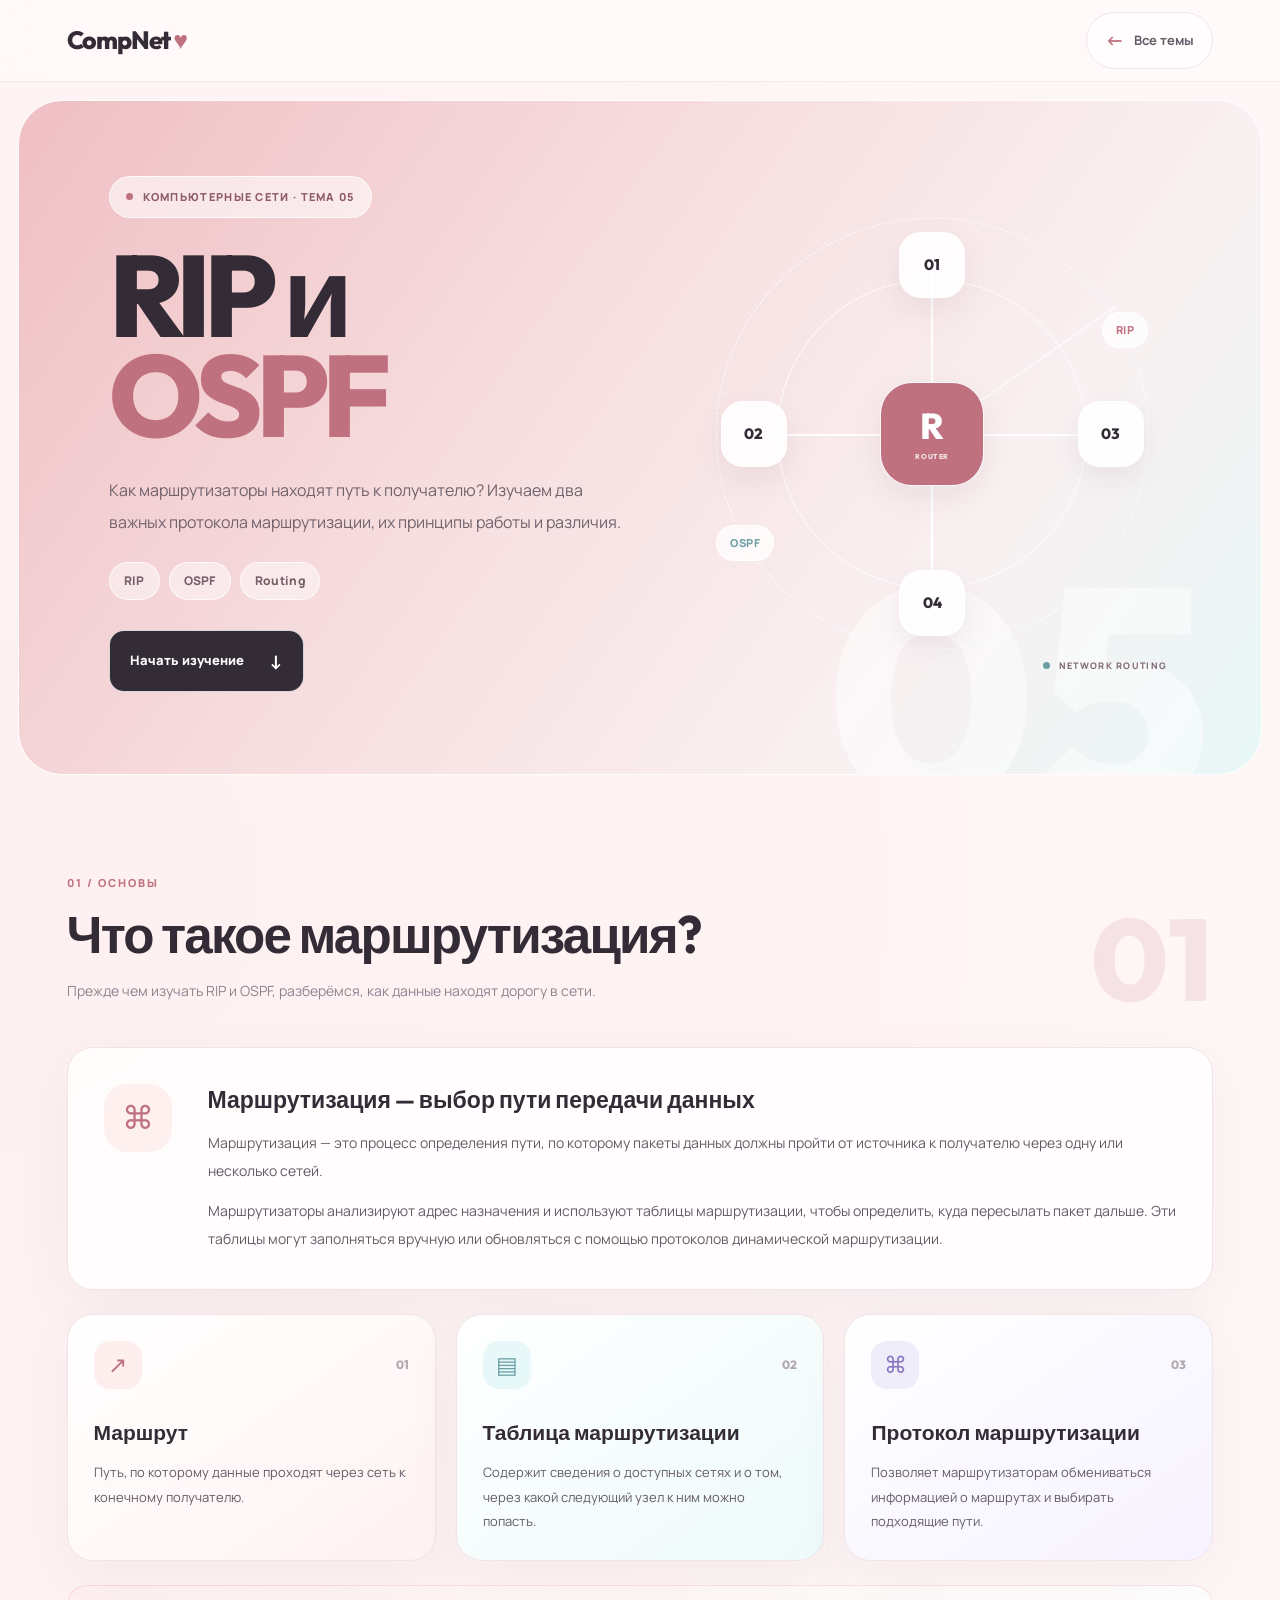
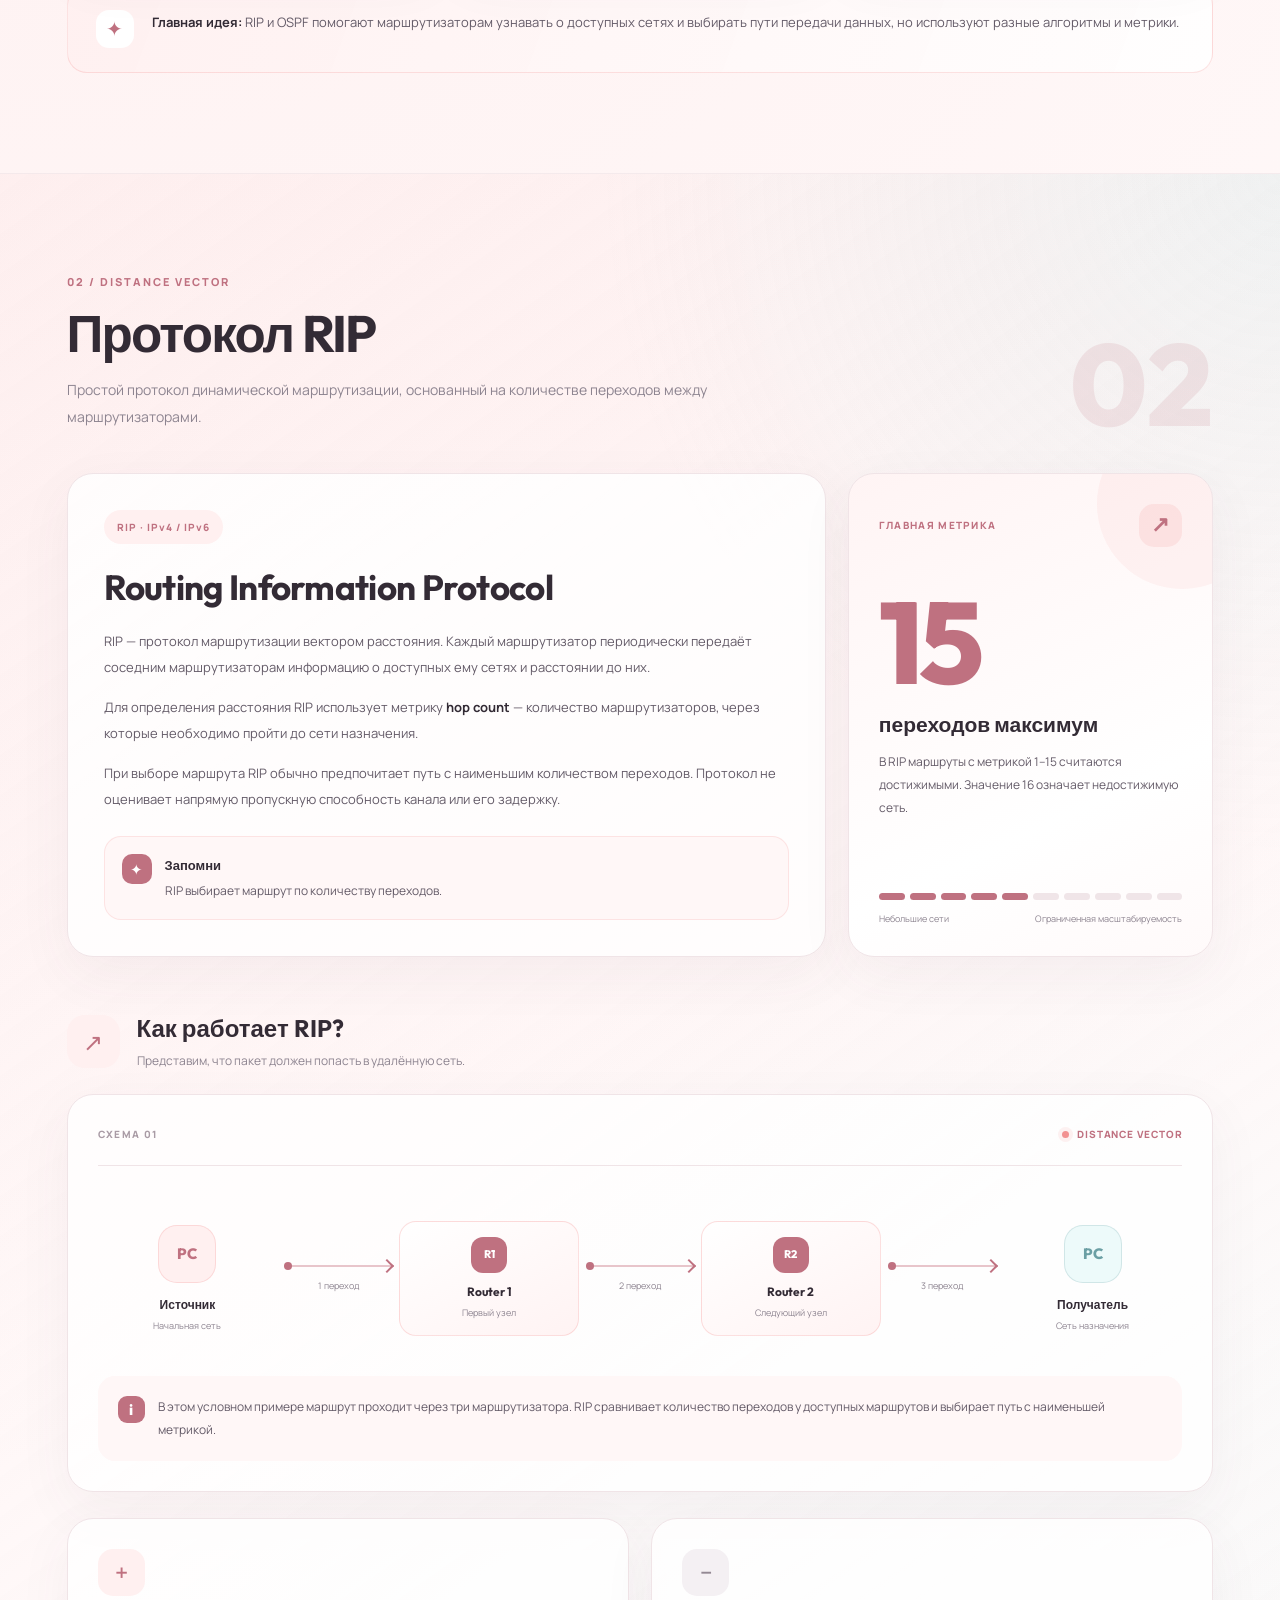
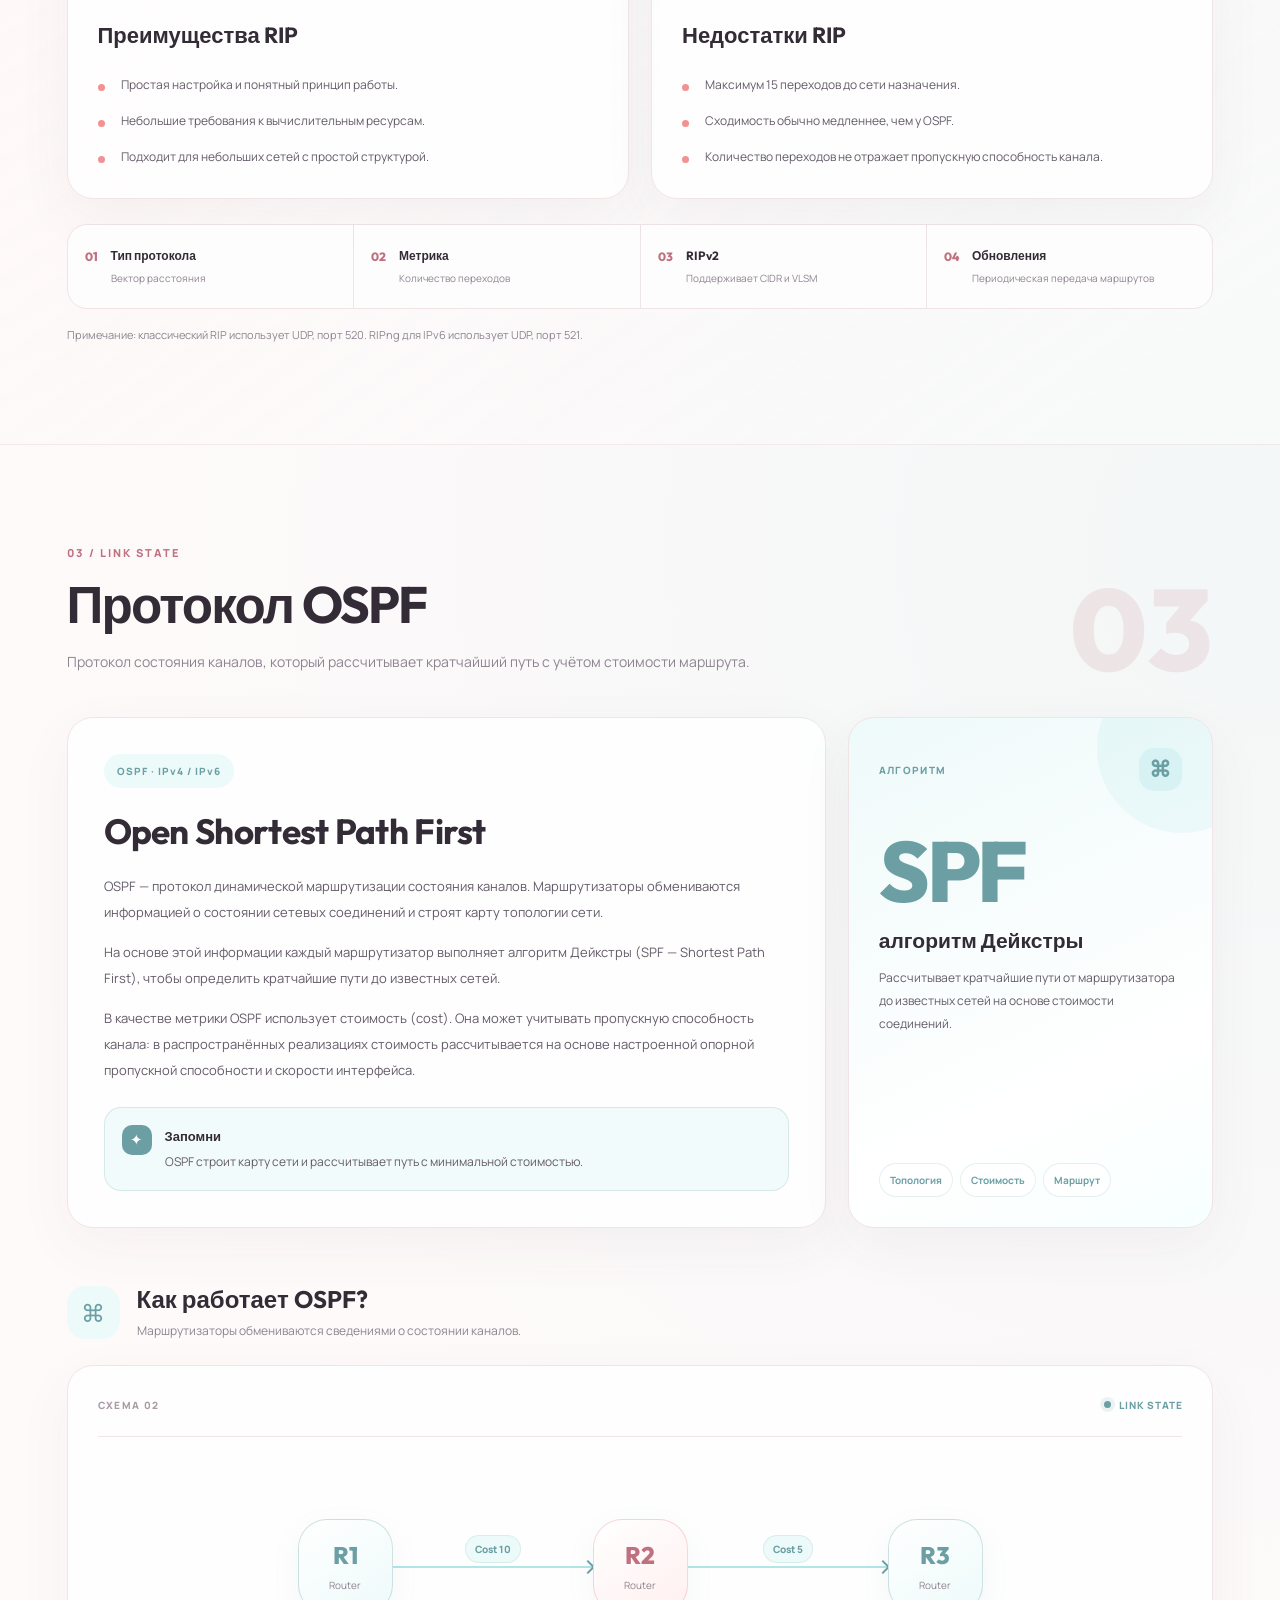
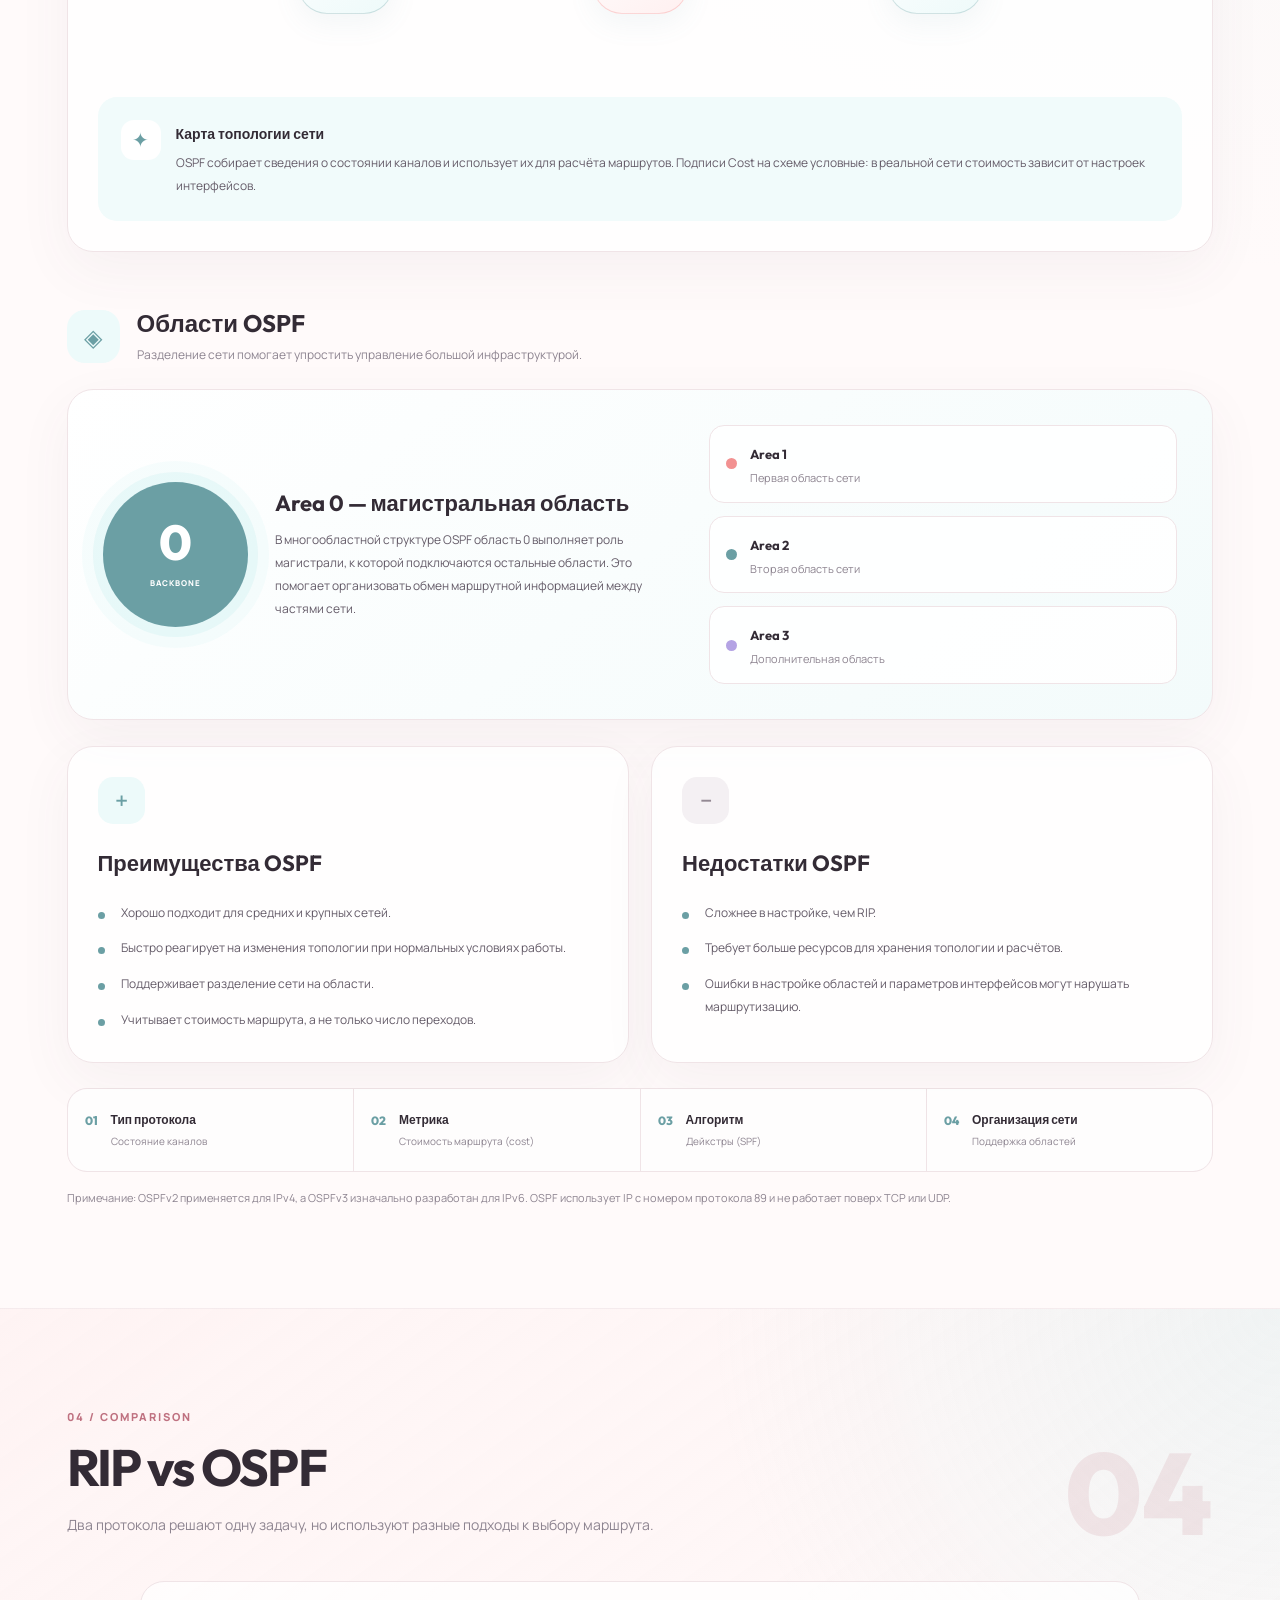
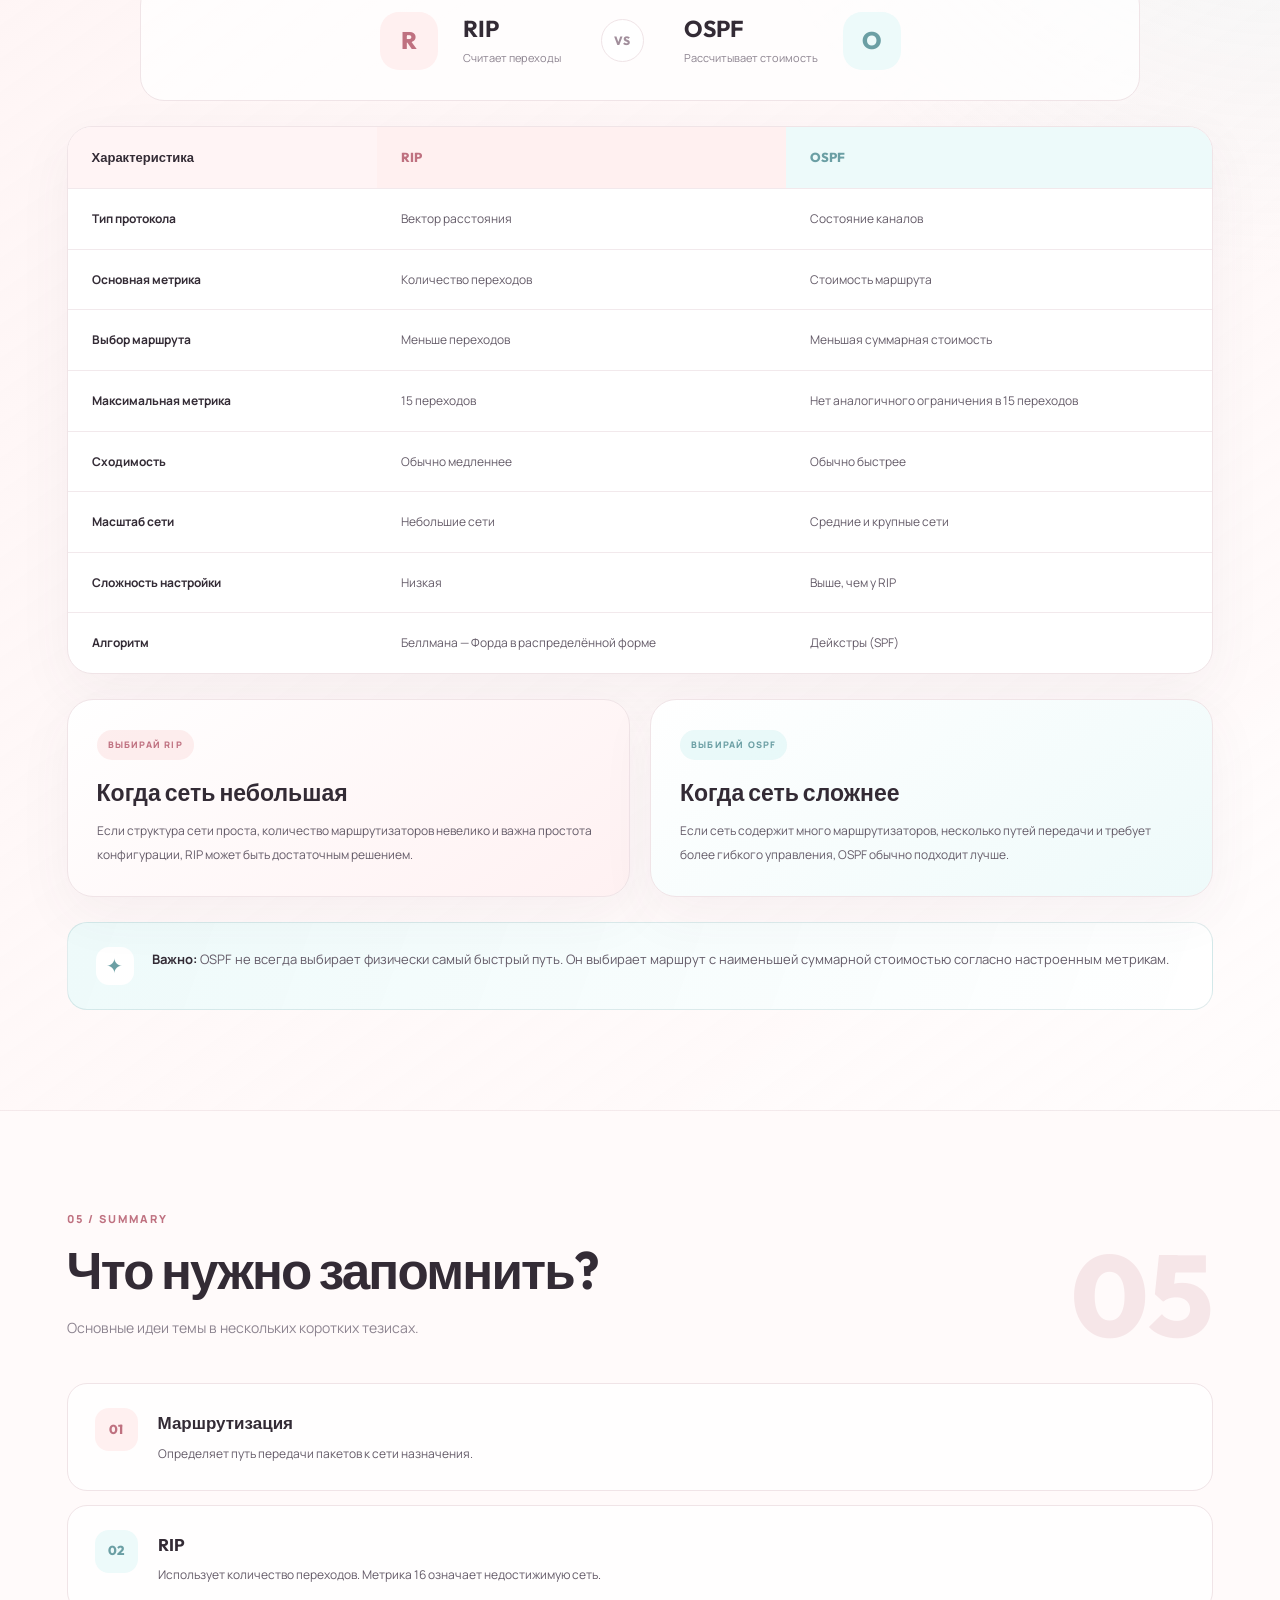
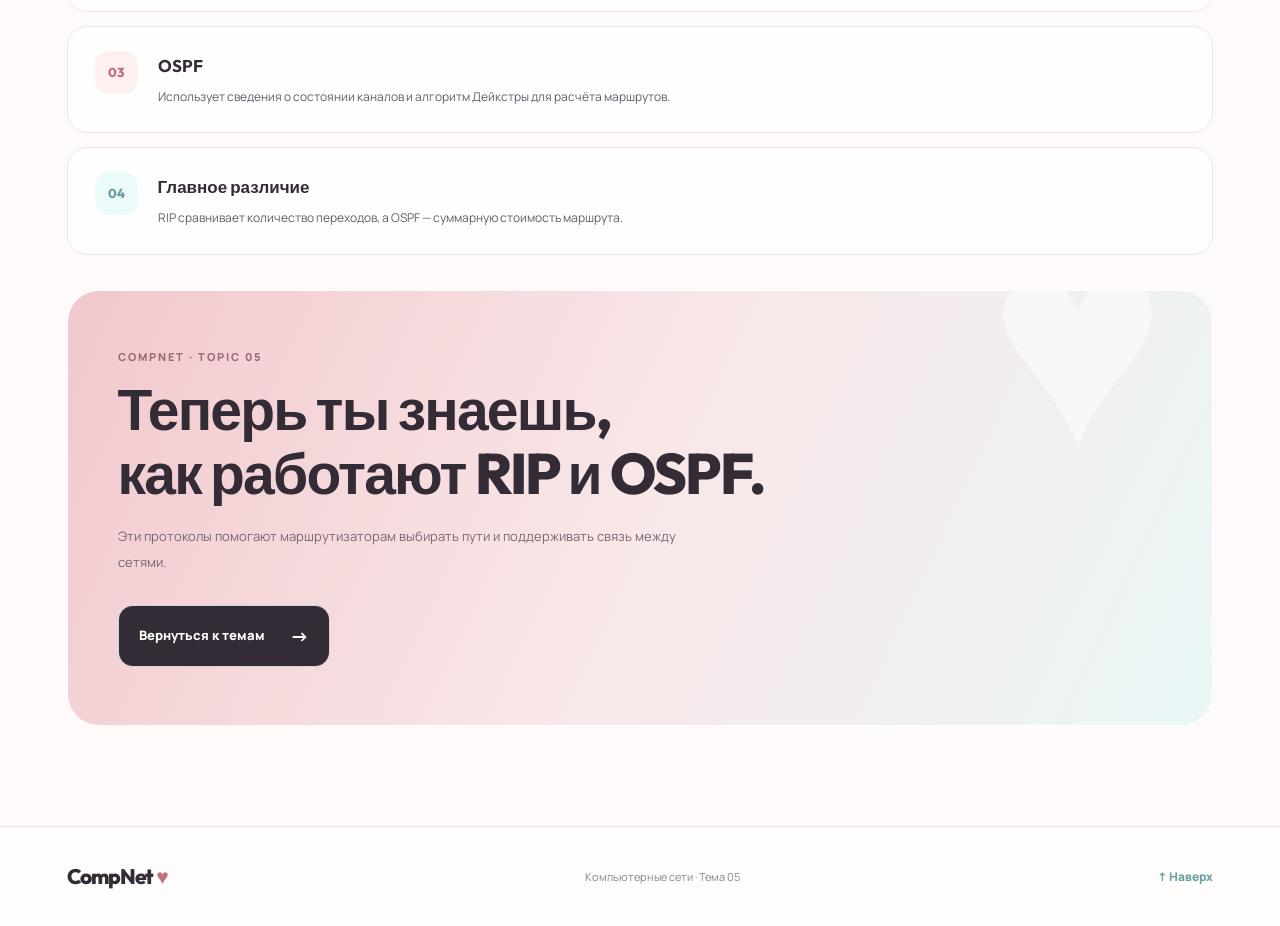
<file: 5/topic5.html>
<!DOCTYPE html>
<html lang="ru">
<head>
  <meta charset="UTF-8">
  <meta name="viewport" content="width=device-width, initial-scale=1.0">

  <title>Тема 05 — RIP и OSPF | CompNet</title>

  <link rel="icon" type="image/png" href="../img/icon.png">
  <link rel="preconnect" href="https://fonts.googleapis.com">
  <link rel="preconnect" href="https://fonts.gstatic.com" crossorigin>

  <link href="https://fonts.googleapis.com/css2?family=Manrope:wght@400;500;600;700;800&family=Outfit:wght@400;500;600;700;800&display=swap"
        rel="stylesheet">

  <link rel="stylesheet" href="topic5css.css">
  <script src="topic5js.js" defer></script>
</head>

<body>

  <!-- HEADER -->
  <header class="site-header">
    <a class="brand" href="../index.html">CompNet<span>♥</span></a>

    <a class="back-button" href="../index.html">
      <span>←</span>
      <span>Все темы</span>
    </a>
  </header>


  <main>

    <!-- HERO -->
    <section class="hero">
      <div class="hero-glow hero-glow-one"></div>
      <div class="hero-glow hero-glow-two"></div>

      <div class="hero-content">
        <div class="hero-label">
          <span class="label-dot"></span>
          КОМПЬЮТЕРНЫЕ СЕТИ · ТЕМА 05
        </div>

        <h1>
          RIP и<br>
          <span>OSPF</span>
        </h1>

        <p class="hero-description">
          Как маршрутизаторы находят путь к получателю?
          Изучаем два важных протокола маршрутизации,
          их принципы работы и различия.
        </p>

        <div class="hero-tags">
          <span>RIP</span>
          <span>OSPF</span>
          <span>Routing</span>
        </div>

        <a href="#introduction" class="hero-button">
          Начать изучение
          <span>↓</span>
        </a>
      </div>

      <div class="hero-visual">
        <div class="network-orbit orbit-one"></div>
        <div class="network-orbit orbit-two"></div>

        <div class="network-line line-one"></div>
        <div class="network-line line-two"></div>
        <div class="network-line line-three"></div>
        <div class="network-line line-four"></div>
        <div class="network-line line-five"></div>

        <div class="network-node node-center">
          <span>R</span>
          <small>ROUTER</small>
        </div>

        <div class="network-node node-top">
          <span>01</span>
        </div>

        <div class="network-node node-left">
          <span>02</span>
        </div>

        <div class="network-node node-right">
          <span>03</span>
        </div>

        <div class="network-node node-bottom">
          <span>04</span>
        </div>

        <div class="floating-label label-rip">RIP</div>
        <div class="floating-label label-ospf">OSPF</div>

        <div class="visual-caption">
          <span class="caption-dot"></span>
          NETWORK ROUTING
        </div>
      </div>

      <div class="hero-number">05</div>
    </section>


    <!-- INTRODUCTION -->
    <section class="content-section" id="introduction">

      <div class="section-heading">
        <div>
          <p class="section-kicker">01 / ОСНОВЫ</p>
          <h2>Что такое маршрутизация?</h2>
          <p class="section-description">
            Прежде чем изучать RIP и OSPF, разберёмся,
            как данные находят дорогу в сети.
          </p>
        </div>

        <span class="section-number">01</span>
      </div>

      <div class="intro-card">
        <div class="intro-icon">⌘</div>

        <div class="intro-content">
          <h3>Маршрутизация — выбор пути передачи данных</h3>

          <p>
            Маршрутизация — это процесс определения пути, по которому
            пакеты данных должны пройти от источника к получателю
            через одну или несколько сетей.
          </p>

          <p>
            Маршрутизаторы анализируют адрес назначения и используют
            таблицы маршрутизации, чтобы определить, куда пересылать
            пакет дальше. Эти таблицы могут заполняться вручную
            или обновляться с помощью протоколов динамической
            маршрутизации.
          </p>
        </div>
      </div>

      <div class="concept-grid">

        <article class="concept-card concept-pink" data-concept="route" tabindex="0" role="button" aria-expanded="false">
          <div class="concept-top">
            <span class="concept-icon">↗</span>
            <span class="concept-index">01</span>
          </div>

          <h3>Маршрут</h3>

          <p>
            Путь, по которому данные проходят через сеть
            к конечному получателю.
          </p>
        </article>

        <article class="concept-card concept-aqua" data-concept="route" tabindex="0" role="button" aria-expanded="false">
          <div class="concept-top">
            <span class="concept-icon">▤</span>
            <span class="concept-index">02</span>
          </div>

          <h3>Таблица маршрутизации</h3>

          <p>
            Содержит сведения о доступных сетях и о том,
            через какой следующий узел к ним можно попасть.
          </p>
        </article>

        <article class="concept-card concept-lilac" data-concept="route" tabindex="0" role="button" aria-expanded="false">
          <div class="concept-top">
            <span class="concept-icon">⌘</span>
            <span class="concept-index">03</span>
          </div>

          <h3>Протокол маршрутизации</h3>

          <p>
            Позволяет маршрутизаторам обмениваться информацией
            о маршрутах и выбирать подходящие пути.
          </p>
        </article>

      </div>
      
      <div class="info-banner">
        <span class="info-banner-icon">✦</span>

        <p>
          <strong>Главная идея:</strong>
          RIP и OSPF помогают маршрутизаторам узнавать о доступных
          сетях и выбирать пути передачи данных, но используют
          разные алгоритмы и метрики.
        </p>
      </div>

    </section>


    <!-- RIP -->
    <section class="content-section section-tinted" id="rip">

      <div class="section-heading">
        <div>
          <p class="section-kicker">02 / DISTANCE VECTOR</p>
          <h2>Протокол RIP</h2>
          <p class="section-description">
            Простой протокол динамической маршрутизации,
            основанный на количестве переходов между маршрутизаторами.
          </p>
        </div>

        <span class="section-number">02</span>
      </div>

      <div class="protocol-layout">

        <div class="protocol-main">
          <div class="protocol-badge badge-pink">RIP · IPv4 / IPv6</div>

          <h3>Routing Information Protocol</h3>

          <p>
            RIP — протокол маршрутизации вектором расстояния.
            Каждый маршрутизатор периодически передаёт соседним
            маршрутизаторам информацию о доступных ему сетях
            и расстоянии до них.
          </p>

          <p>
            Для определения расстояния RIP использует метрику
            <strong>hop count</strong> — количество маршрутизаторов,
            через которые необходимо пройти до сети назначения.
          </p>

          <p>
            При выборе маршрута RIP обычно предпочитает путь
            с наименьшим количеством переходов. Протокол не оценивает
            напрямую пропускную способность канала или его задержку.
          </p>

          <div class="protocol-note">
            <span>✦</span>
            <div>
              <strong>Запомни</strong>
              <p>RIP выбирает маршрут по количеству переходов.</p>
            </div>
          </div>
        </div>

        <div class="metric-card">
          <div class="metric-header">
            <span>ГЛАВНАЯ МЕТРИКА</span>
            <span class="metric-icon">↗</span>
          </div>

          <div class="metric-value">15</div>

          <h3>переходов максимум</h3>

          <p>
            В RIP маршруты с метрикой 1–15 считаются достижимыми.
            Значение 16 означает недостижимую сеть.
          </p>

          <div class="metric-scale">
            <span class="scale-active"></span>
            <span class="scale-active"></span>
            <span class="scale-active"></span>
            <span class="scale-active"></span>
            <span class="scale-active"></span>
            <span></span>
            <span></span>
            <span></span>
            <span></span>
            <span></span>
          </div>

          <div class="metric-footer">
            <span>Небольшие сети</span>
            <span>Ограниченная масштабируемость</span>
          </div>
        </div>

      </div>


      <div class="subsection-heading">
        <span class="subsection-icon">↗</span>

        <div>
          <h3>Как работает RIP?</h3>
          <p>Представим, что пакет должен попасть в удалённую сеть.</p>
        </div>
      </div>

      <div class="diagram-card">
        <div class="diagram-topline">
          <span>СХЕМА 01</span>
          <span class="diagram-status">
            <i></i> DISTANCE VECTOR
          </span>
        </div>

        <div class="rip-diagram">

          <div class="diagram-endpoint">
            <div class="endpoint-icon">PC</div>
            <strong>Источник</strong>
            <span>Начальная сеть</span>
          </div>

          <div class="route-part">
            <div class="route-line">
              <span class="route-dot"></span>
            </div>
            <span class="route-caption">1 переход</span>
          </div>

          <div class="router-box router-pink">
            <span class="router-symbol">R1</span>
            <strong>Router 1</strong>
            <small>Первый узел</small>
          </div>

          <div class="route-part">
            <div class="route-line">
              <span class="route-dot"></span>
            </div>
            <span class="route-caption">2 переход</span>
          </div>

          <div class="router-box router-pink">
            <span class="router-symbol">R2</span>
            <strong>Router 2</strong>
            <small>Следующий узел</small>
          </div>

          <div class="route-part">
            <div class="route-line">
              <span class="route-dot"></span>
            </div>
            <span class="route-caption">3 переход</span>
          </div>

          <div class="diagram-endpoint">
            <div class="endpoint-icon endpoint-destination">PC</div>
            <strong>Получатель</strong>
            <span>Сеть назначения</span>
          </div>

        </div>

        <div class="diagram-explanation">
          <span class="explanation-icon">i</span>
          <p>
            В этом условном примере маршрут проходит через три
            маршрутизатора. RIP сравнивает количество переходов
            у доступных маршрутов и выбирает путь с наименьшей метрикой.
          </p>
        </div>
      </div>


      <div class="details-grid">

        <article class="detail-info-card">
          <div class="detail-card-icon pink-icon">+</div>
          <h3>Преимущества RIP</h3>

          <ul class="styled-list">
            <li>Простая настройка и понятный принцип работы.</li>
            <li>Небольшие требования к вычислительным ресурсам.</li>
            <li>Подходит для небольших сетей с простой структурой.</li>
          </ul>
        </article>

        <article class="detail-info-card">
          <div class="detail-card-icon muted-icon">−</div>
          <h3>Недостатки RIP</h3>

          <ul class="styled-list">
            <li>Максимум 15 переходов до сети назначения.</li>
            <li>Сходимость обычно медленнее, чем у OSPF.</li>
            <li>Количество переходов не отражает пропускную способность канала.</li>
          </ul>
        </article>

      </div>


      <div class="protocol-facts">

        <div class="fact-item">
          <span>01</span>
          <div>
            <strong>Тип протокола</strong>
            <p>Вектор расстояния</p>
          </div>
        </div>

        <div class="fact-item">
          <span>02</span>
          <div>
            <strong>Метрика</strong>
            <p>Количество переходов</p>
          </div>
        </div>

        <div class="fact-item">
          <span>03</span>
          <div>
            <strong>RIPv2</strong>
            <p>Поддерживает CIDR и VLSM</p>
          </div>
        </div>

        <div class="fact-item">
          <span>04</span>
          <div>
            <strong>Обновления</strong>
            <p>Периодическая передача маршрутов</p>
          </div>
        </div>

      </div>

      <p class="technical-note">
        Примечание: классический RIP использует UDP, порт 520.
        RIPng для IPv6 использует UDP, порт 521.
      </p>

    </section>


    <!-- OSPF -->
    <section class="content-section" id="ospf">

      <div class="section-heading">
        <div>
          <p class="section-kicker">03 / LINK STATE</p>
          <h2>Протокол OSPF</h2>
          <p class="section-description">
            Протокол состояния каналов, который рассчитывает
            кратчайший путь с учётом стоимости маршрута.
          </p>
        </div>

        <span class="section-number">03</span>
      </div>

      <div class="protocol-layout ospf-layout">

        <div class="protocol-main">
          <div class="protocol-badge badge-aqua">OSPF · IPv4 / IPv6</div>

          <h3>Open Shortest Path First</h3>

          <p>
            OSPF — протокол динамической маршрутизации состояния каналов.
            Маршрутизаторы обмениваются информацией о состоянии
            сетевых соединений и строят карту топологии сети.
          </p>

          <p>
            На основе этой информации каждый маршрутизатор выполняет
            алгоритм Дейкстры (SPF — Shortest Path First), чтобы
            определить кратчайшие пути до известных сетей.
          </p>

          <p>
            В качестве метрики OSPF использует стоимость (cost).
            Она может учитывать пропускную способность канала:
            в распространённых реализациях стоимость рассчитывается
            на основе настроенной опорной пропускной способности
            и скорости интерфейса.
          </p>

          <div class="protocol-note aqua-note">
            <span>✦</span>
            <div>
              <strong>Запомни</strong>
              <p>OSPF строит карту сети и рассчитывает путь с минимальной стоимостью.</p>
            </div>
          </div>
        </div>

        <div class="metric-card metric-aqua">
          <div class="metric-header">
            <span>АЛГОРИТМ</span>
            <span class="metric-icon">⌘</span>
          </div>

          <div class="metric-word">SPF</div>

          <h3>алгоритм Дейкстры</h3>

          <p>
            Рассчитывает кратчайшие пути от маршрутизатора
            до известных сетей на основе стоимости соединений.
          </p>

          <div class="metric-pills">
            <span>Топология</span>
            <span>Стоимость</span>
            <span>Маршрут</span>
          </div>
        </div>

      </div>


      <div class="subsection-heading">
        <span class="subsection-icon aqua-sub-icon">⌘</span>

        <div>
          <h3>Как работает OSPF?</h3>
          <p>Маршрутизаторы обмениваются сведениями о состоянии каналов.</p>
        </div>
      </div>

      <div class="diagram-card">
        <div class="diagram-topline">
          <span>СХЕМА 02</span>
          <span class="diagram-status status-aqua">
            <i></i> LINK STATE
          </span>
        </div>

        <div class="ospf-diagram">

          <div class="ospf-router">
            <span>R1</span>
            <small>Router</small>
          </div>

          <div class="ospf-link">
            <span class="cost-label">Cost 10</span>
            <div class="ospf-link-line"></div>
          </div>

          <div class="ospf-router ospf-router-main">
            <span>R2</span>
            <small>Router</small>
          </div>

          <div class="ospf-link">
            <span class="cost-label">Cost 5</span>
            <div class="ospf-link-line"></div>
          </div>

          <div class="ospf-router">
            <span>R3</span>
            <small>Router</small>
          </div>

        </div>

        <div class="topology-note">
          <div class="topology-mini-icon">✦</div>

          <div>
            <strong>Карта топологии сети</strong>
            <p>
              OSPF собирает сведения о состоянии каналов и использует
              их для расчёта маршрутов. Подписи Cost на схеме условные:
              в реальной сети стоимость зависит от настроек интерфейсов.
            </p>
          </div>
        </div>
      </div>


      <div class="subsection-heading">
        <span class="subsection-icon aqua-sub-icon">◈</span>

        <div>
          <h3>Области OSPF</h3>
          <p>Разделение сети помогает упростить управление большой инфраструктурой.</p>
        </div>
      </div>

      <div class="area-card">
        <div class="area-main">
          <div class="area-circle">
            <span>0</span>
            <small>BACKBONE</small>
          </div>

          <div>
            <h3>Area 0 — магистральная область</h3>

            <p>
              В многообластной структуре OSPF область 0 выполняет
              роль магистрали, к которой подключаются остальные области.
              Это помогает организовать обмен маршрутной информацией
              между частями сети.
            </p>
          </div>
        </div>

        <div class="area-branches">
          <div class="area-branch">
            <span class="branch-dot pink-dot"></span>
            <div>
              <strong>Area 1</strong>
              <p>Первая область сети</p>
            </div>
          </div>

          <div class="area-branch">
            <span class="branch-dot aqua-dot"></span>
            <div>
              <strong>Area 2</strong>
              <p>Вторая область сети</p>
            </div>
          </div>

          <div class="area-branch">
            <span class="branch-dot lilac-dot"></span>
            <div>
              <strong>Area 3</strong>
              <p>Дополнительная область</p>
            </div>
          </div>
        </div>
      </div>


      <div class="details-grid">

        <article class="detail-info-card">
          <div class="detail-card-icon aqua-icon">+</div>
          <h3>Преимущества OSPF</h3>

          <ul class="styled-list">
            <li>Хорошо подходит для средних и крупных сетей.</li>
            <li>Быстро реагирует на изменения топологии при нормальных условиях работы.</li>
            <li>Поддерживает разделение сети на области.</li>
            <li>Учитывает стоимость маршрута, а не только число переходов.</li>
          </ul>
        </article>

        <article class="detail-info-card">
          <div class="detail-card-icon muted-icon">−</div>
          <h3>Недостатки OSPF</h3>

          <ul class="styled-list">
            <li>Сложнее в настройке, чем RIP.</li>
            <li>Требует больше ресурсов для хранения топологии и расчётов.</li>
            <li>Ошибки в настройке областей и параметров интерфейсов могут нарушать маршрутизацию.</li>
          </ul>
        </article>

      </div>


      <div class="protocol-facts">

        <div class="fact-item">
          <span>01</span>
          <div>
            <strong>Тип протокола</strong>
            <p>Состояние каналов</p>
          </div>
        </div>

        <div class="fact-item">
          <span>02</span>
          <div>
            <strong>Метрика</strong>
            <p>Стоимость маршрута (cost)</p>
          </div>
        </div>

        <div class="fact-item">
          <span>03</span>
          <div>
            <strong>Алгоритм</strong>
            <p>Дейкстры (SPF)</p>
          </div>
        </div>

        <div class="fact-item">
          <span>04</span>
          <div>
            <strong>Организация сети</strong>
            <p>Поддержка областей</p>
          </div>
        </div>

      </div>

      <p class="technical-note">
        Примечание: OSPFv2 применяется для IPv4, а OSPFv3
        изначально разработан для IPv6. OSPF использует IP
        с номером протокола 89 и не работает поверх TCP или UDP.
      </p>

    </section>


    <!-- COMPARISON -->
    <section class="content-section section-tinted" id="comparison">

      <div class="section-heading">
        <div>
          <p class="section-kicker">04 / COMPARISON</p>
          <h2>RIP vs OSPF</h2>
          <p class="section-description">
            Два протокола решают одну задачу, но используют
            разные подходы к выбору маршрута.
          </p>
        </div>

        <span class="section-number">04</span>
      </div>

      <div class="comparison-intro">
        <div class="comparison-symbol symbol-rip">R</div>

        <div class="comparison-side">
          <strong>RIP</strong>
          <span>Считает переходы</span>
        </div>

        <div class="comparison-divider">
          <span>VS</span>
        </div>

        <div class="comparison-side">
          <strong>OSPF</strong>
          <span>Рассчитывает стоимость</span>
        </div>

        <div class="comparison-symbol symbol-ospf">O</div>
      </div>

      <div class="comparison-table-wrap">
        <table class="comparison-table">
          <thead>
            <tr>
              <th>Характеристика</th>
              <th>RIP</th>
              <th>OSPF</th>
            </tr>
          </thead>

          <tbody>
            <tr>
              <td>Тип протокола</td>
              <td>Вектор расстояния</td>
              <td>Состояние каналов</td>
            </tr>

            <tr>
              <td>Основная метрика</td>
              <td>Количество переходов</td>
              <td>Стоимость маршрута</td>
            </tr>

            <tr>
              <td>Выбор маршрута</td>
              <td>Меньше переходов</td>
              <td>Меньшая суммарная стоимость</td>
            </tr>

            <tr>
              <td>Максимальная метрика</td>
              <td>15 переходов</td>
              <td>Нет аналогичного ограничения в 15 переходов</td>
            </tr>

            <tr>
              <td>Сходимость</td>
              <td>Обычно медленнее</td>
              <td>Обычно быстрее</td>
            </tr>

            <tr>
              <td>Масштаб сети</td>
              <td>Небольшие сети</td>
              <td>Средние и крупные сети</td>
            </tr>

            <tr>
              <td>Сложность настройки</td>
              <td>Низкая</td>
              <td>Выше, чем у RIP</td>
            </tr>

            <tr>
              <td>Алгоритм</td>
              <td>Беллмана — Форда в распределённой форме</td>
              <td>Дейкстры (SPF)</td>
            </tr>
          </tbody>
        </table>
      </div>

      <div class="choice-grid">

        <article class="choice-card choice-rip">
          <span class="choice-label">ВЫБИРАЙ RIP</span>
          <h3>Когда сеть небольшая</h3>

          <p>
            Если структура сети проста, количество маршрутизаторов
            невелико и важна простота конфигурации, RIP может
            быть достаточным решением.
          </p>
        </article>

        <article class="choice-card choice-ospf">
          <span class="choice-label">ВЫБИРАЙ OSPF</span>
          <h3>Когда сеть сложнее</h3>

          <p>
            Если сеть содержит много маршрутизаторов, несколько
            путей передачи и требует более гибкого управления,
            OSPF обычно подходит лучше.
          </p>
        </article>

      </div>

      <div class="info-banner comparison-banner">
        <span class="info-banner-icon">✦</span>

        <p>
          <strong>Важно:</strong>
          OSPF не всегда выбирает физически самый быстрый путь.
          Он выбирает маршрут с наименьшей суммарной стоимостью
          согласно настроенным метрикам.
        </p>
      </div>

    </section>


    <!-- SUMMARY -->
    <section class="content-section" id="summary">

      <div class="section-heading">
        <div>
          <p class="section-kicker">05 / SUMMARY</p>
          <h2>Что нужно запомнить?</h2>
          <p class="section-description">
            Основные идеи темы в нескольких коротких тезисах.
          </p>
        </div>

        <span class="section-number">05</span>
      </div>

      <div class="summary-list">

        <div class="summary-item">
          <span class="summary-number">01</span>
          <div>
            <h3>Маршрутизация</h3>
            <p>
              Определяет путь передачи пакетов к сети назначения.
            </p>
          </div>
        </div>

        <div class="summary-item">
          <span class="summary-number">02</span>
          <div>
            <h3>RIP</h3>
            <p>
              Использует количество переходов. Метрика 16
              означает недостижимую сеть.
            </p>
          </div>
        </div>

        <div class="summary-item">
          <span class="summary-number">03</span>
          <div>
            <h3>OSPF</h3>
            <p>
              Использует сведения о состоянии каналов и алгоритм
              Дейкстры для расчёта маршрутов.
            </p>
          </div>
        </div>

        <div class="summary-item">
          <span class="summary-number">04</span>
          <div>
            <h3>Главное различие</h3>
            <p>
              RIP сравнивает количество переходов, а OSPF —
              суммарную стоимость маршрута.
            </p>
          </div>
        </div>

      </div>

      <div class="final-card">
        <div class="final-decoration">♥</div>

        <p class="section-kicker">COMPNET · TOPIC 05</p>

        <h2>Теперь ты знаешь,<br>как работают RIP и OSPF.</h2>

        <p>
          Эти протоколы помогают маршрутизаторам выбирать пути
          и поддерживать связь между сетями.
        </p>

        <a href="../index.html" class="hero-button final-button">
          Вернуться к темам
          <span>→</span>
        </a>
      </div>

    </section>

  </main>


  <!-- FOOTER -->
  <footer class="site-footer">
    <a class="brand footer-brand" href="../index.html">
      CompNet<span>♥</span>
    </a>

    <p>Компьютерные сети · Тема 05</p>

    <a href="#top" class="footer-top">↑ Наверх</a>
  </footer>

</body>
</html>
</file>
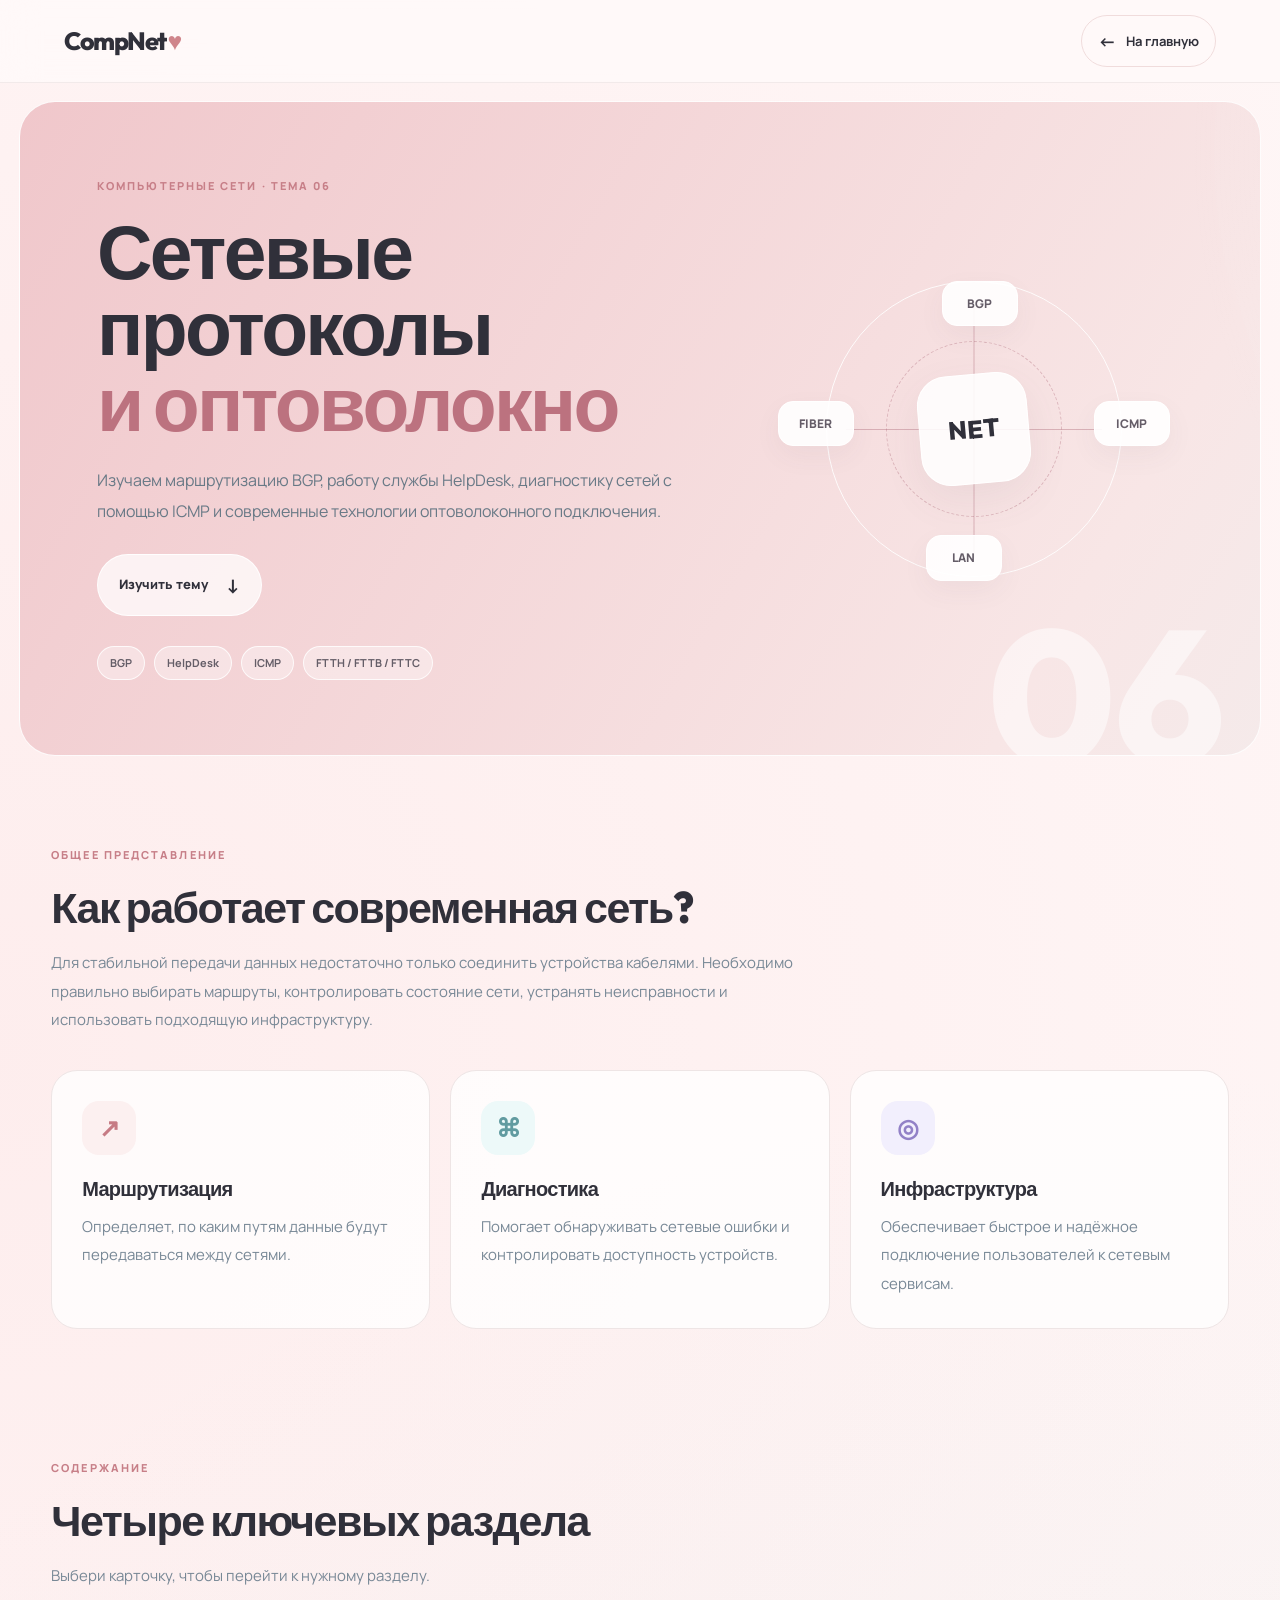
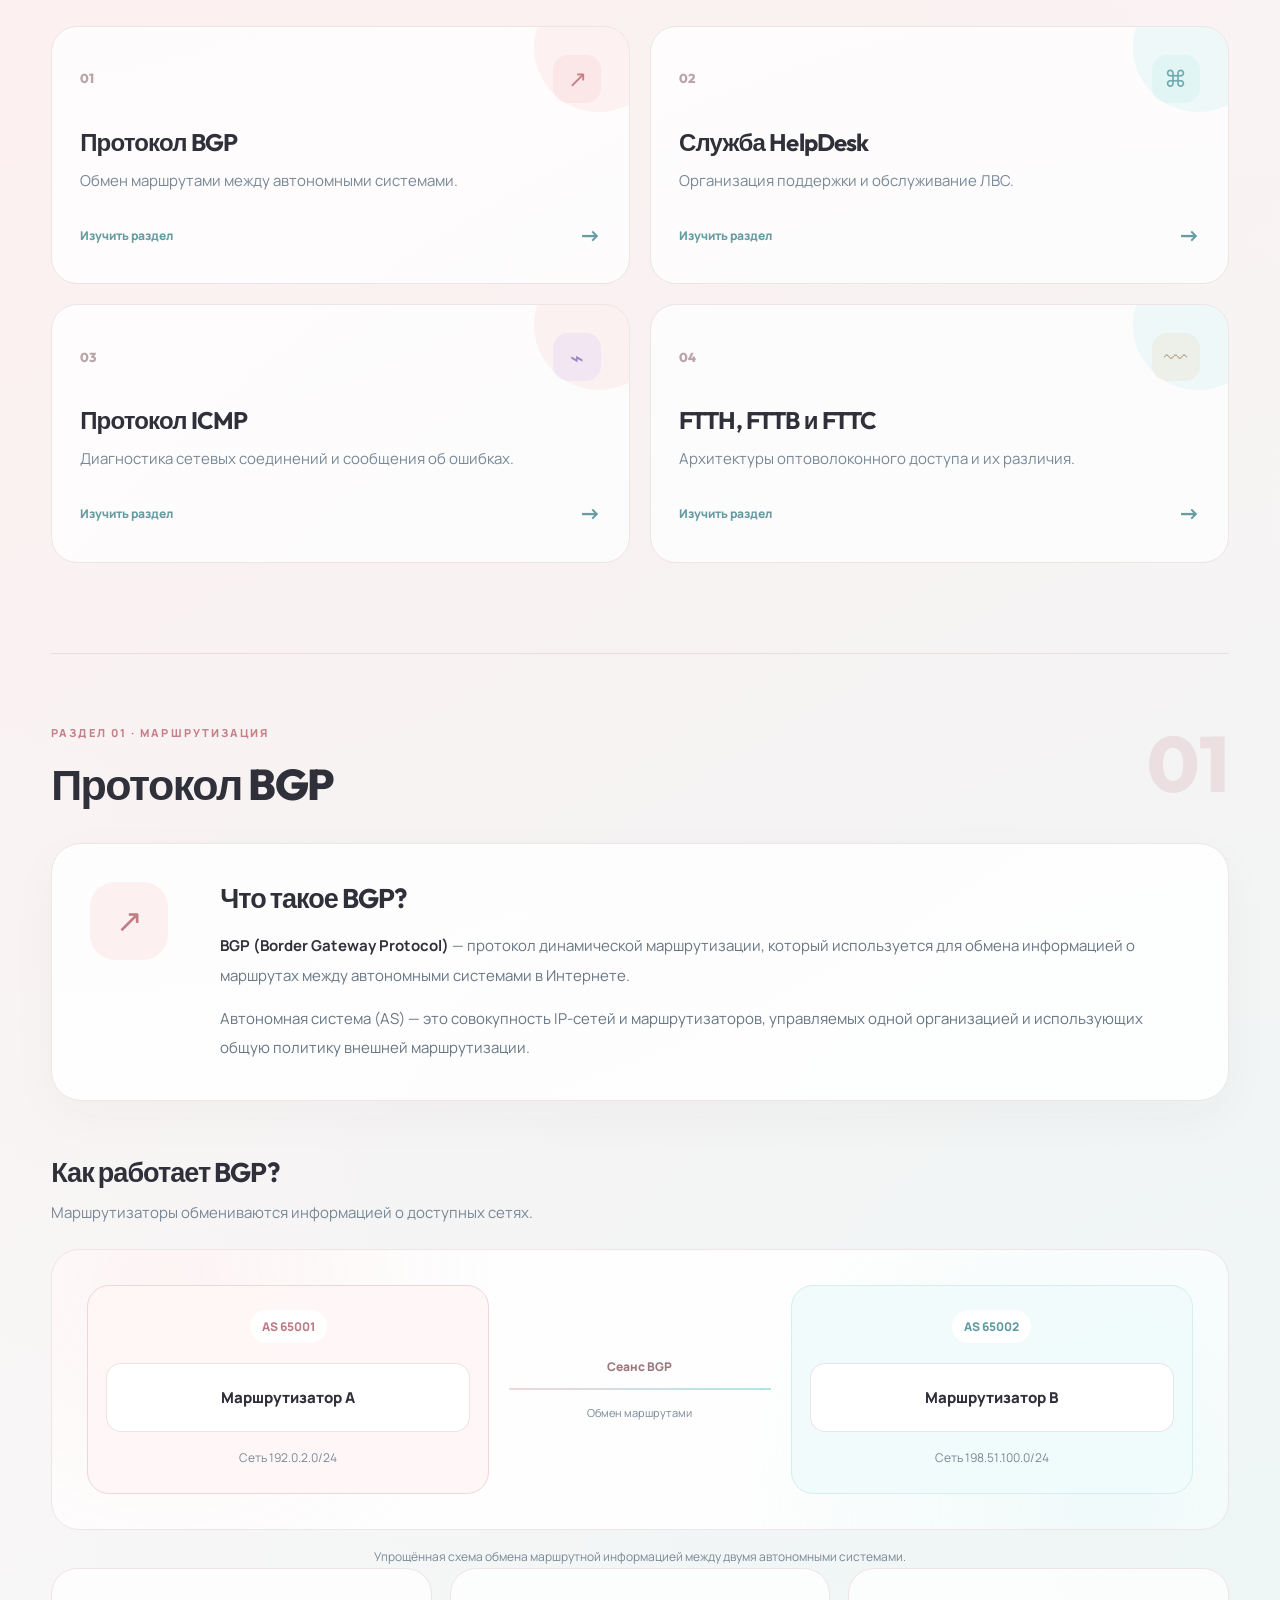
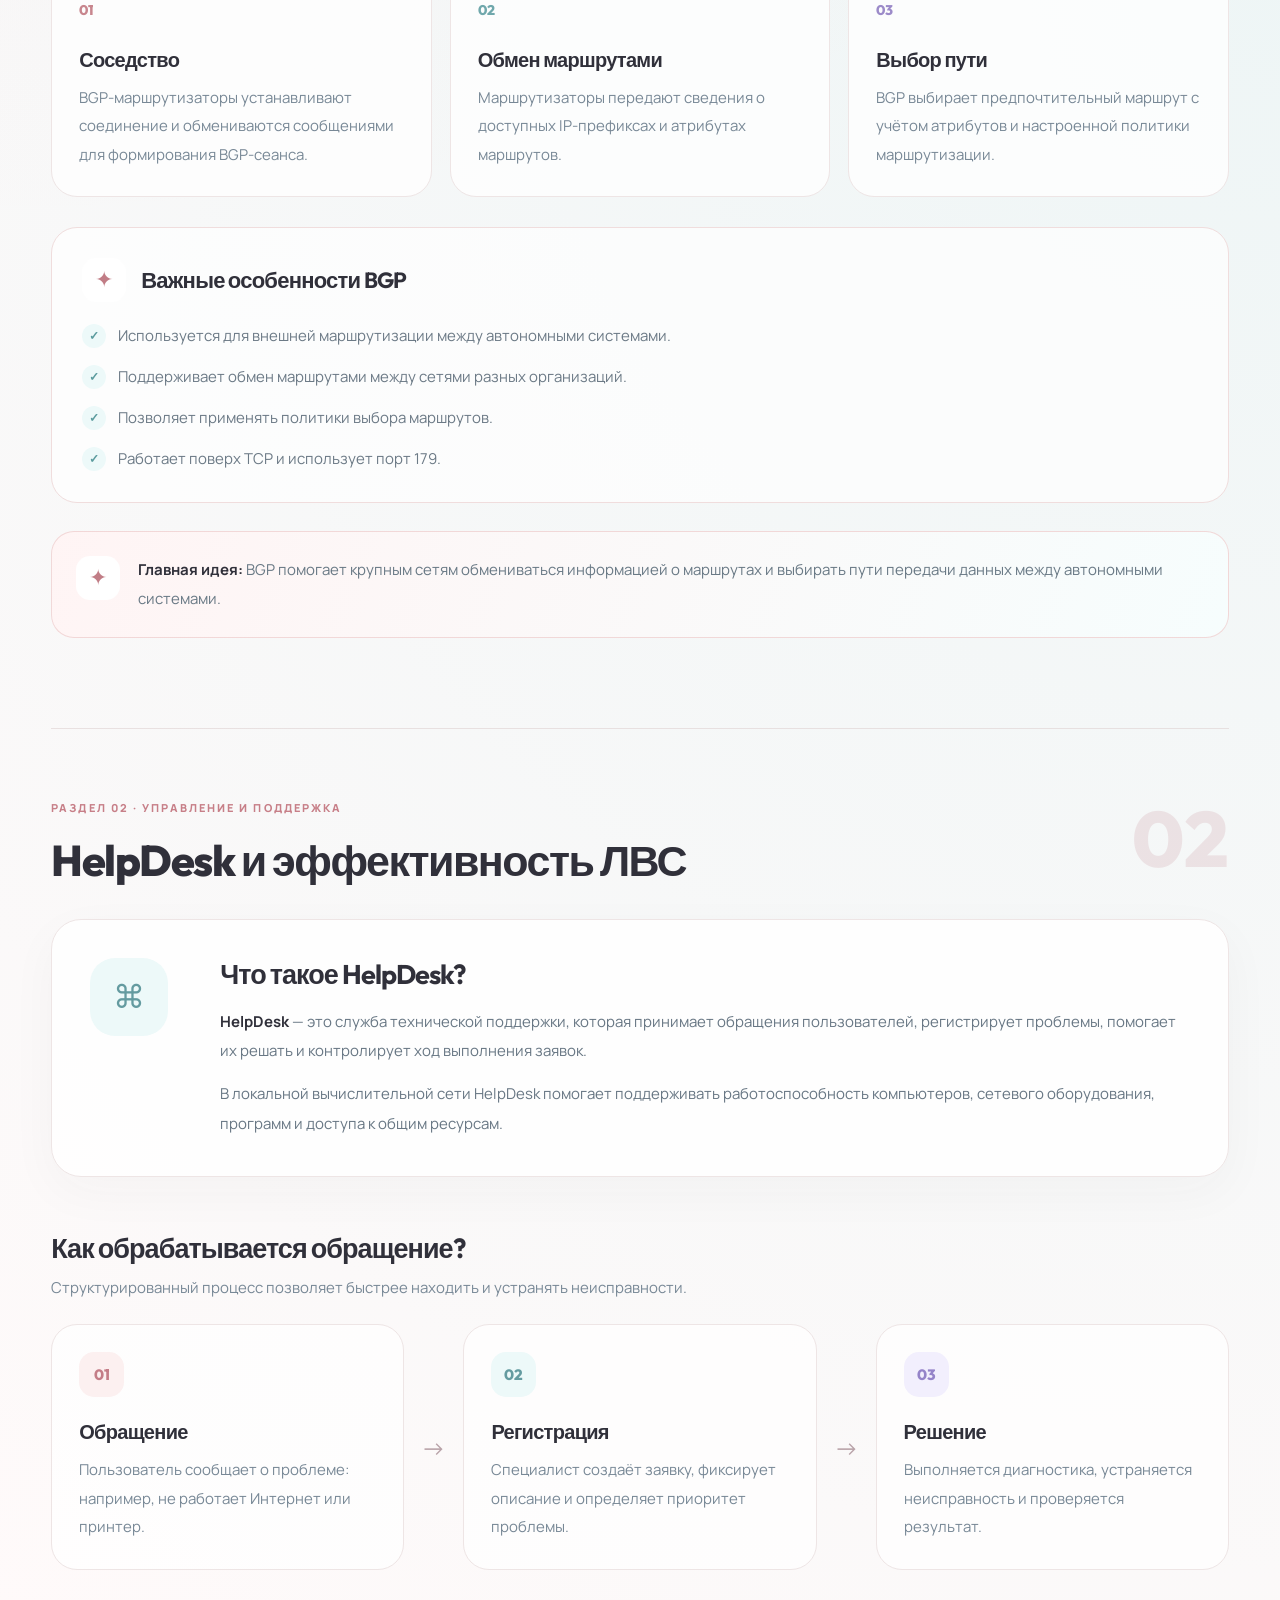
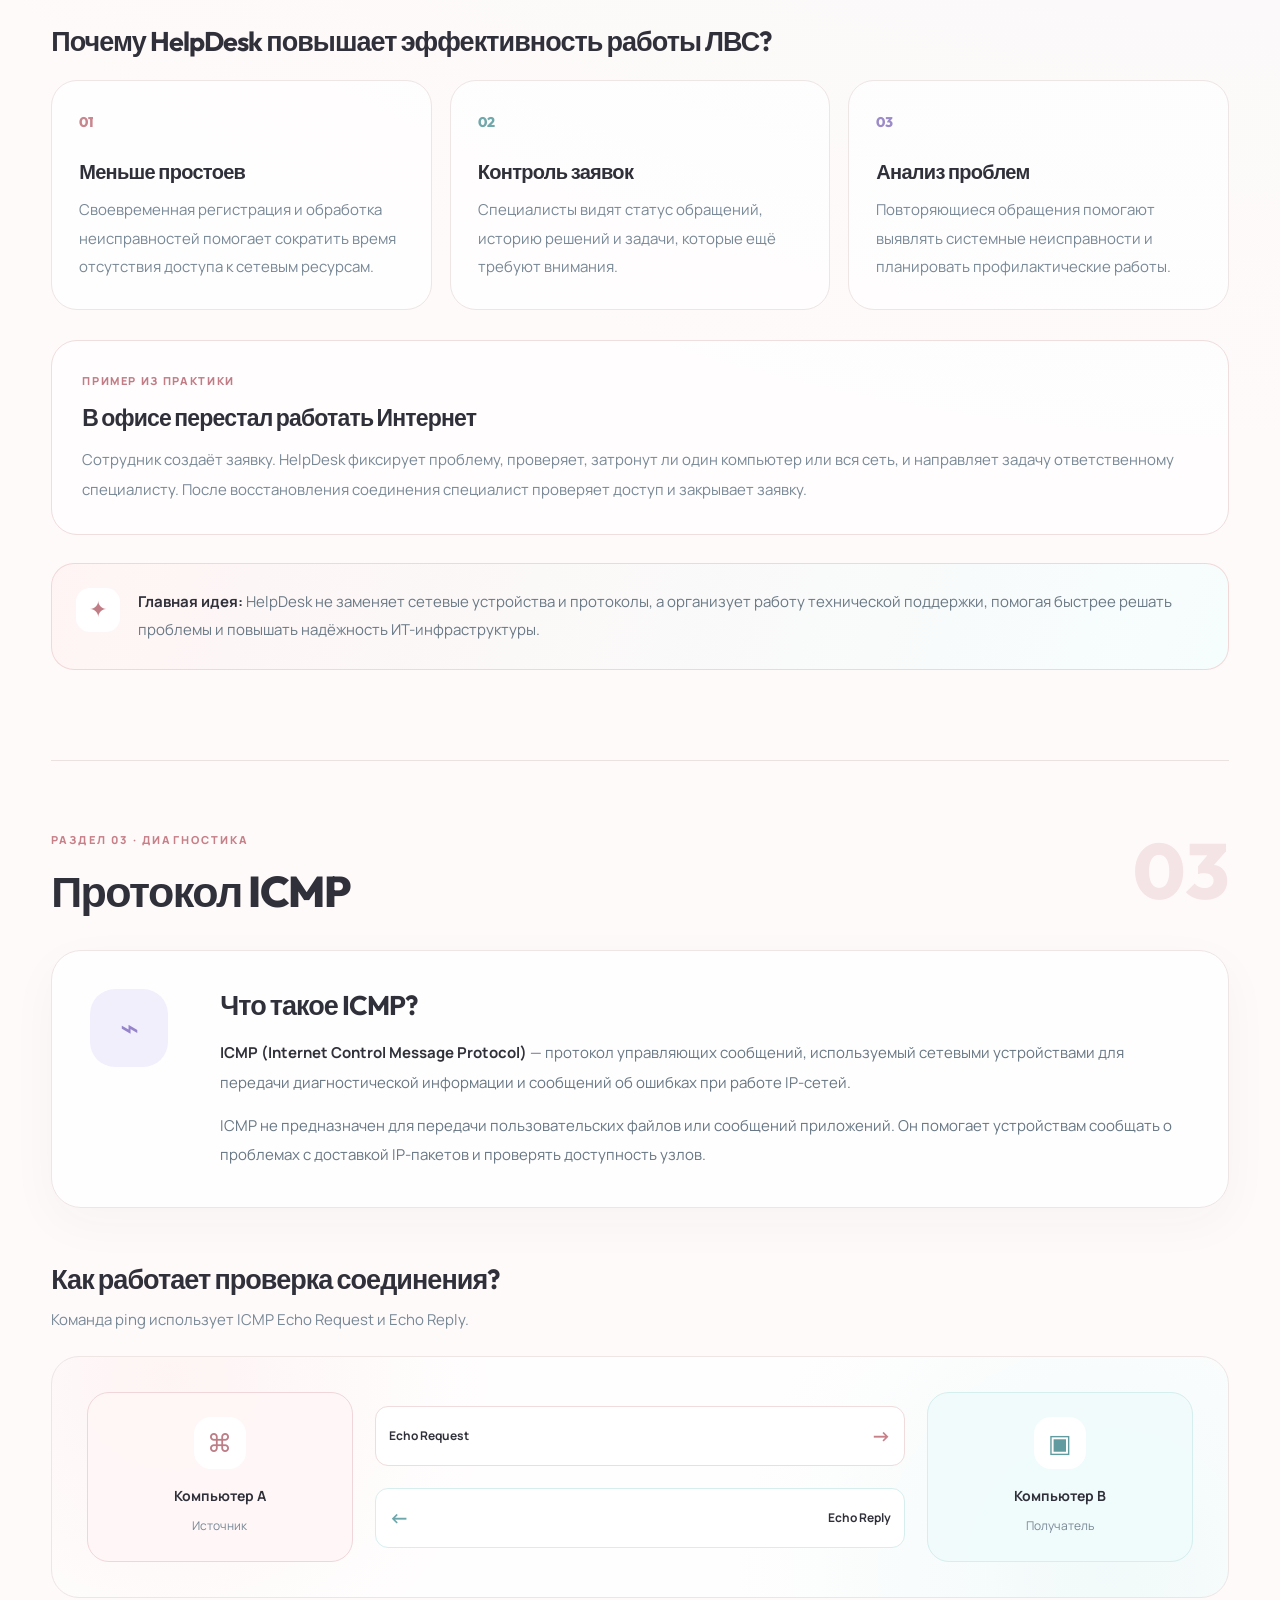
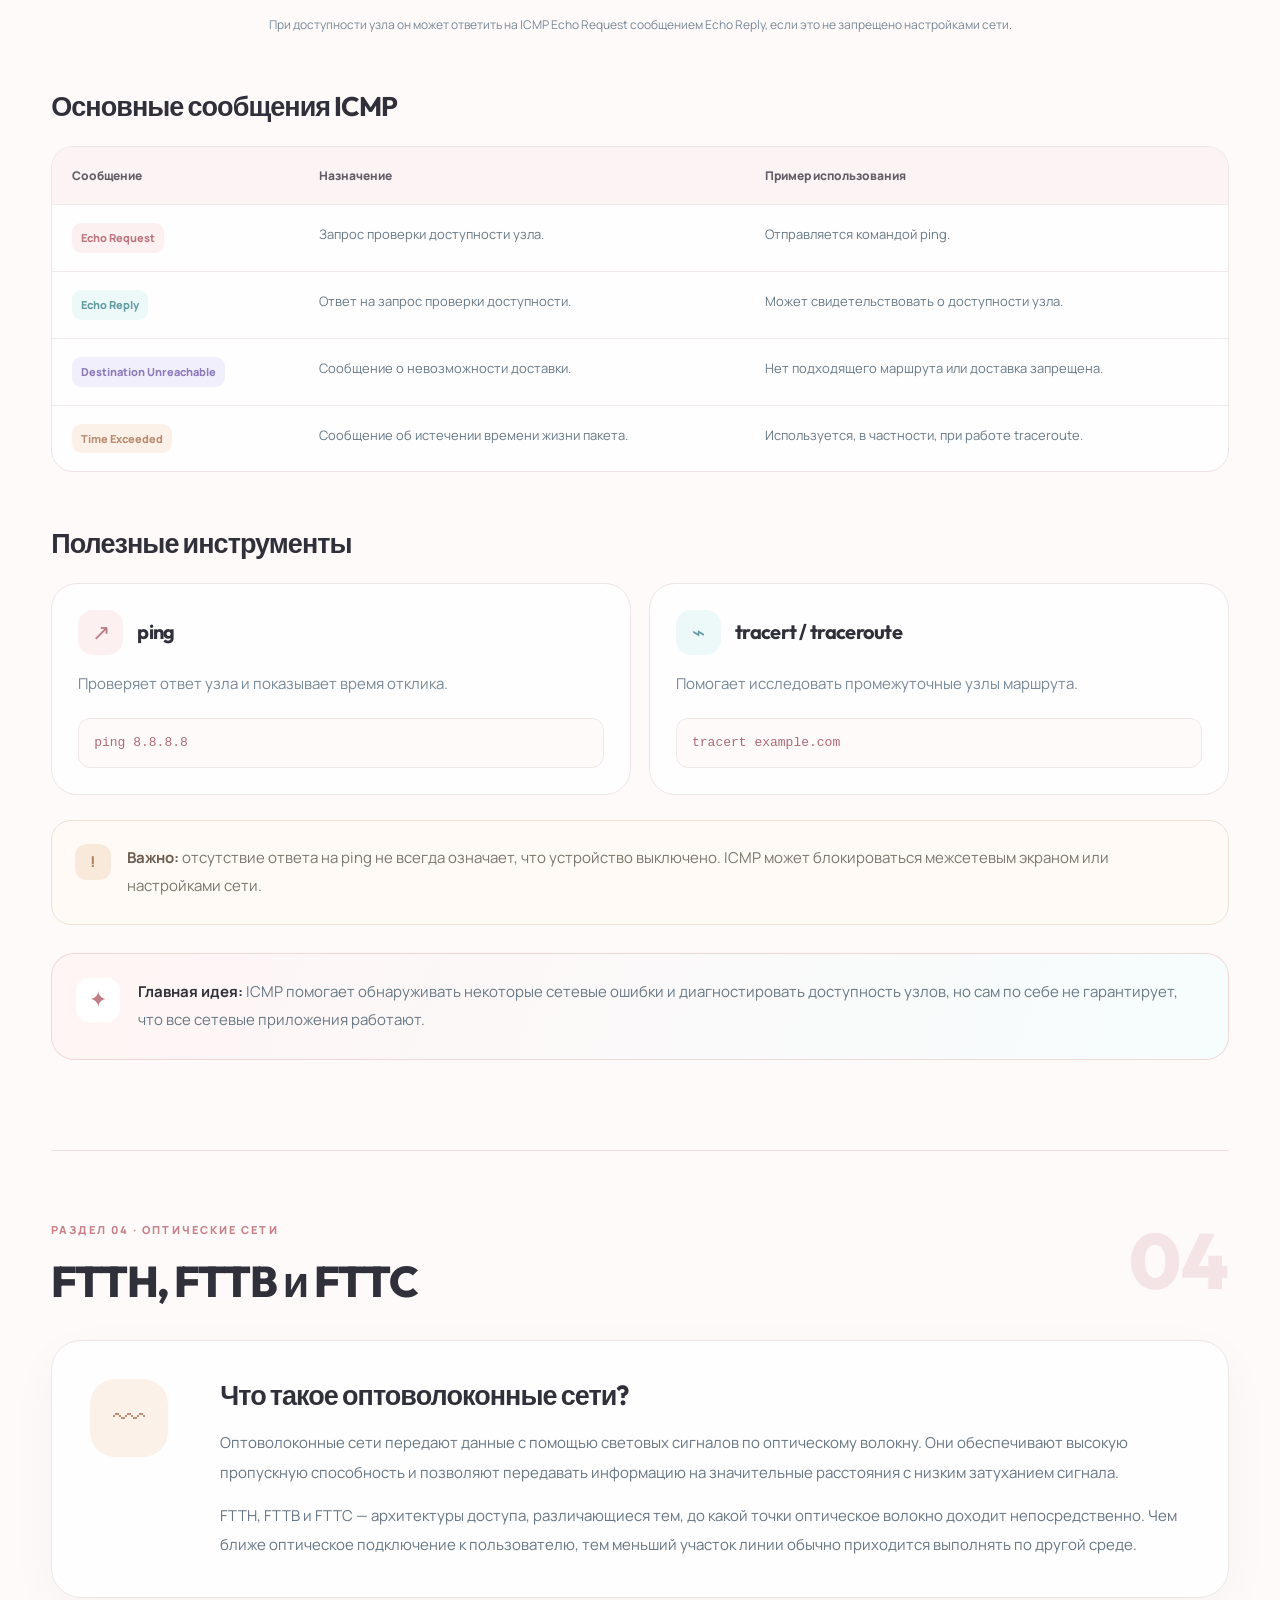
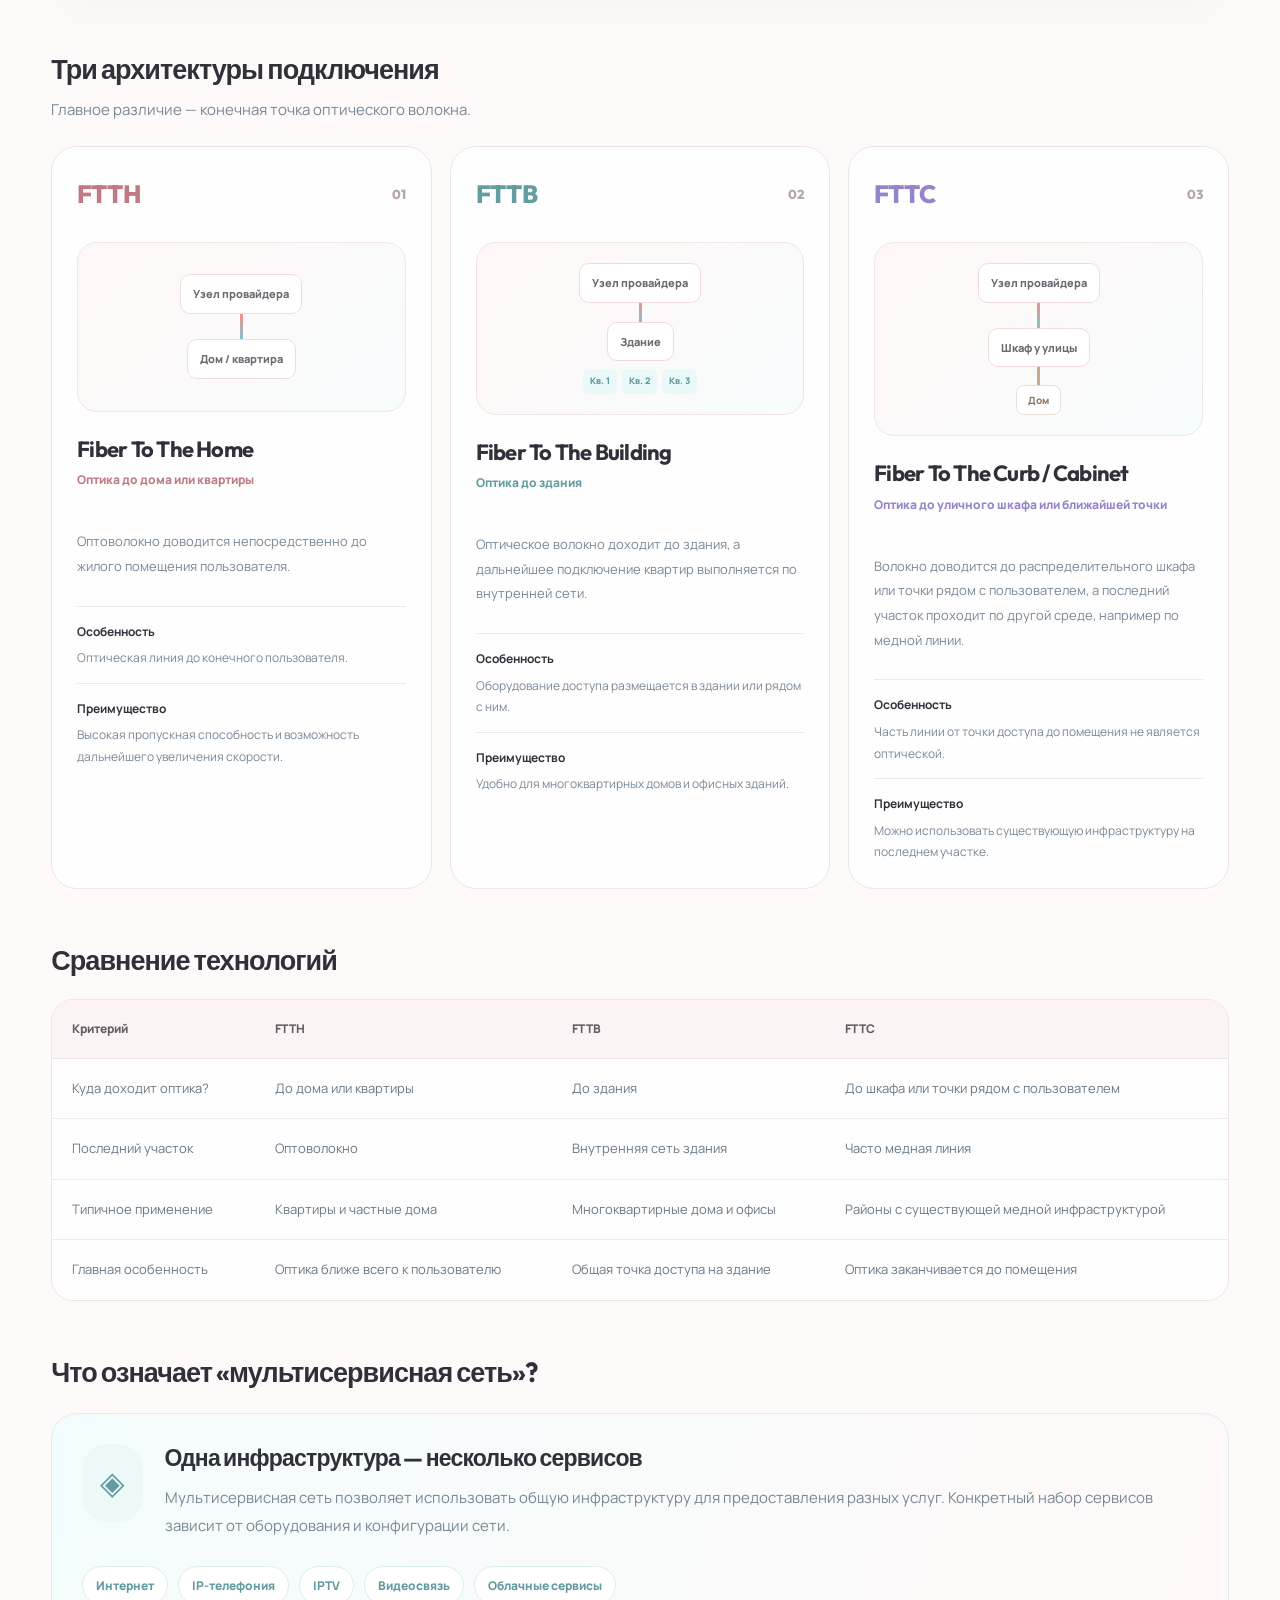
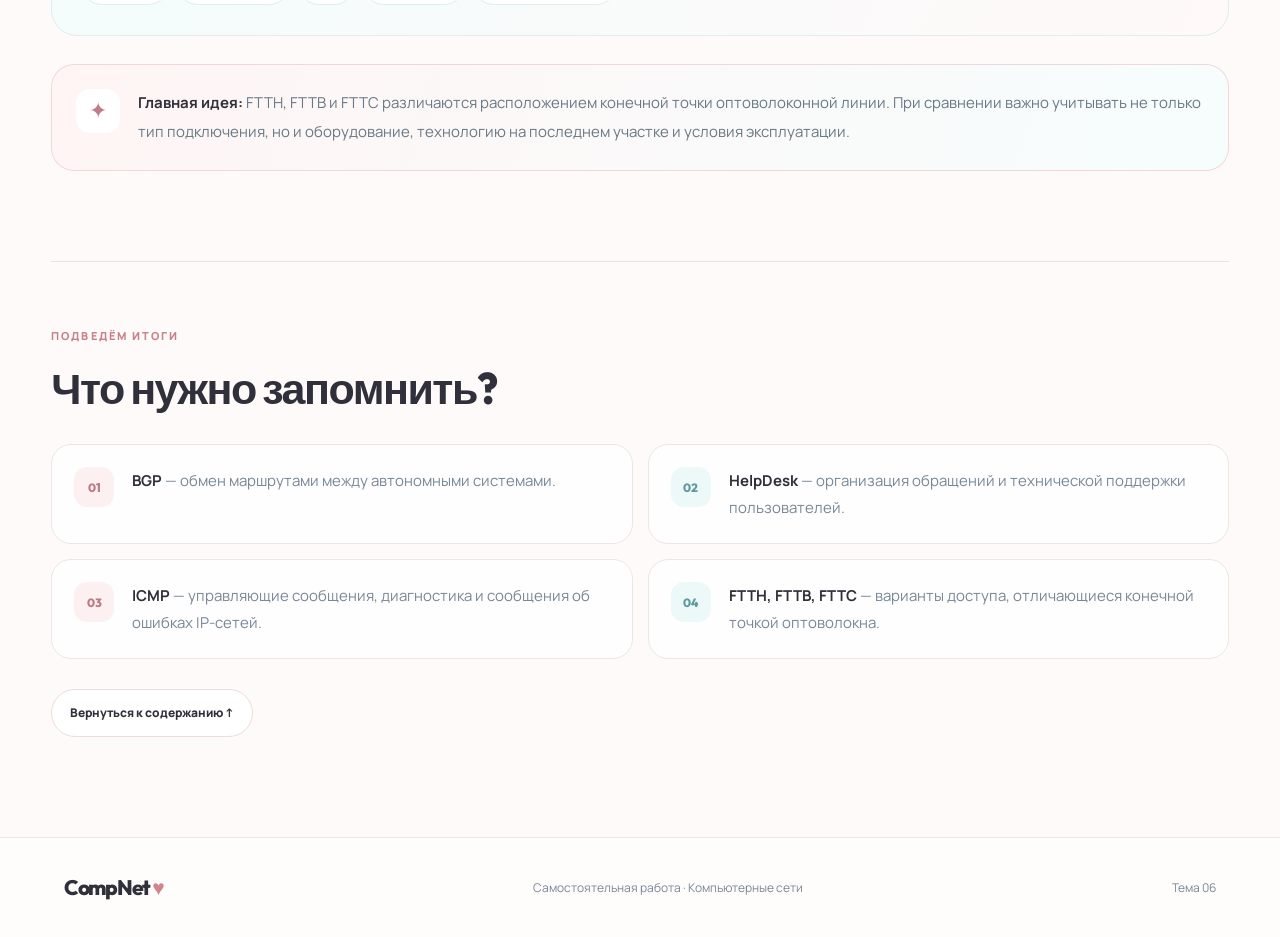
<file: 6/topic6.html>
<!DOCTYPE html>
<html lang="ru">
<head>
  <meta charset="UTF-8">
  <meta name="viewport" content="width=device-width, initial-scale=1.0">

  <title>Тема 06 — BGP, HelpDesk, ICMP и оптоволоконные сети</title>

  <link rel="icon" type="image/png" href="../img/icon.png">
  <link rel="stylesheet" href="topic6css.css">

  <link rel="preconnect" href="https://fonts.googleapis.com">
  <link rel="preconnect" href="https://fonts.gstatic.com" crossorigin>
  <link href="https://fonts.googleapis.com/css2?family=Manrope:wght@400;500;600;700;800&family=Outfit:wght@400;500;600;700;800&display=swap" rel="stylesheet">

  <script src="topic6js.js" defer></script>
</head>

<body>

  <!-- HEADER -->
  <header class="site-header">
    <a href="../index.html" class="brand">CompNet<span>♥</span></a>

    <a href="../index.html" class="back-button">
      <span>←</span> На главную
    </a>
  </header>


  <main>

    <!-- HERO -->
    <section class="hero">
      <div class="hero-content">
        <span class="eyebrow">КОМПЬЮТЕРНЫЕ СЕТИ · ТЕМА 06</span>

        <h1>
          Сетевые протоколы
          <span>и оптоволокно</span>
        </h1>

        <p class="hero-description">
          Изучаем маршрутизацию BGP, работу службы HelpDesk,
          диагностику сетей с помощью ICMP и современные
          технологии оптоволоконного подключения.
        </p>

        <a href="#topics" class="primary-button">
          Изучить тему <span>↓</span>
        </a>

        <div class="hero-tags">
          <span>BGP</span>
          <span>HelpDesk</span>
          <span>ICMP</span>
          <span>FTTH / FTTB / FTTC</span>
        </div>
      </div>

      <div class="hero-visual" aria-hidden="true">
        <div class="visual-orbit orbit-one"></div>
        <div class="visual-orbit orbit-two"></div>

        <div class="network-center">NET</div>

        <div class="network-node node-one">BGP</div>
        <div class="network-node node-two">ICMP</div>
        <div class="network-node node-three">LAN</div>
        <div class="network-node node-four">FIBER</div>

        <div class="connection connection-one"></div>
        <div class="connection connection-two"></div>
        <div class="connection connection-three"></div>
        <div class="connection connection-four"></div>
      </div>

      <span class="hero-number">06</span>
    </section>


    <!-- INTRO -->
    <section class="section intro-section">
      <div class="section-heading">
        <span class="eyebrow">ОБЩЕЕ ПРЕДСТАВЛЕНИЕ</span>
        <h2>Как работает современная сеть?</h2>
        <p>
          Для стабильной передачи данных недостаточно только соединить
          устройства кабелями. Необходимо правильно выбирать маршруты,
          контролировать состояние сети, устранять неисправности
          и использовать подходящую инфраструктуру.
        </p>
      </div>

      <div class="intro-grid">
        <article class="intro-card">
          <div class="icon-box pink">↗</div>
          <h3>Маршрутизация</h3>
          <p>
            Определяет, по каким путям данные будут передаваться
            между сетями.
          </p>
        </article>

        <article class="intro-card">
          <div class="icon-box aqua">⌘</div>
          <h3>Диагностика</h3>
          <p>
            Помогает обнаруживать сетевые ошибки и контролировать
            доступность устройств.
          </p>
        </article>

        <article class="intro-card">
          <div class="icon-box lilac">◎</div>
          <h3>Инфраструктура</h3>
          <p>
            Обеспечивает быстрое и надёжное подключение пользователей
            к сетевым сервисам.
          </p>
        </article>
      </div>
    </section>


    <!-- TOPIC NAVIGATION -->
    <section class="section topics-section" id="topics">
      <div class="section-heading">
        <span class="eyebrow">СОДЕРЖАНИЕ</span>
        <h2>Четыре ключевых раздела</h2>
        <p>Выбери карточку, чтобы перейти к нужному разделу.</p>
      </div>

      <div class="topic-grid">
        <a class="topic-card" href="#bgp">
          <div class="topic-card-top">
            <span class="topic-number">01</span>
            <span class="topic-symbol pink">↗</span>
          </div>
          <h3>Протокол BGP</h3>
          <p>Обмен маршрутами между автономными системами.</p>
          <span class="card-link">Изучить раздел <span>→</span></span>
        </a>

        <a class="topic-card" href="#helpdesk">
          <div class="topic-card-top">
            <span class="topic-number">02</span>
            <span class="topic-symbol aqua">⌘</span>
          </div>
          <h3>Служба HelpDesk</h3>
          <p>Организация поддержки и обслуживание ЛВС.</p>
          <span class="card-link">Изучить раздел <span>→</span></span>
        </a>

        <a class="topic-card" href="#icmp">
          <div class="topic-card-top">
            <span class="topic-number">03</span>
            <span class="topic-symbol lilac">⌁</span>
          </div>
          <h3>Протокол ICMP</h3>
          <p>Диагностика сетевых соединений и сообщения об ошибках.</p>
          <span class="card-link">Изучить раздел <span>→</span></span>
        </a>

        <a class="topic-card" href="#fiber">
          <div class="topic-card-top">
            <span class="topic-number">04</span>
            <span class="topic-symbol peach">〰</span>
          </div>
          <h3>FTTH, FTTB и FTTC</h3>
          <p>Архитектуры оптоволоконного доступа и их различия.</p>
          <span class="card-link">Изучить раздел <span>→</span></span>
        </a>
      </div>
    </section>


    <!-- BGP -->
    <section class="content-section section" id="bgp">
      <div class="section-title-row">
        <div>
          <span class="eyebrow">РАЗДЕЛ 01 · МАРШРУТИЗАЦИЯ</span>
          <h2>Протокол BGP</h2>
        </div>
        <span class="section-number">01</span>
      </div>

      <div class="definition-card">
        <div class="definition-icon">↗</div>

        <div>
          <h3>Что такое BGP?</h3>
          <p>
            <strong>BGP (Border Gateway Protocol)</strong> — протокол
            динамической маршрутизации, который используется для обмена
            информацией о маршрутах между автономными системами в Интернете.
          </p>
          <p>
            Автономная система (AS) — это совокупность IP-сетей и
            маршрутизаторов, управляемых одной организацией и использующих
            общую политику внешней маршрутизации.
          </p>
        </div>
      </div>

      <div class="subsection-heading">
        <h3>Как работает BGP?</h3>
        <p>Маршрутизаторы обмениваются информацией о доступных сетях.</p>
      </div>

      <div class="bgp-diagram diagram-card">
        <div class="as-box">
          <span class="as-label">AS 65001</span>
          <div class="router">Маршрутизатор A</div>
          <span class="network-label">Сеть 192.0.2.0/24</span>
        </div>

        <div class="bgp-link">
          <span>Сеанс BGP</span>
          <div class="link-line"><span>→</span></div>
          <small>Обмен маршрутами</small>
        </div>

        <div class="as-box aqua-as">
          <span class="as-label">AS 65002</span>
          <div class="router">Маршрутизатор B</div>
          <span class="network-label">Сеть 198.51.100.0/24</span>
        </div>
      </div>

      <p class="diagram-caption">
        Упрощённая схема обмена маршрутной информацией между двумя
        автономными системами.
      </p>

      <div class="info-grid">
        <article class="info-card">
          <span class="mini-number">01</span>
          <h3>Соседство</h3>
          <p>
            BGP-маршрутизаторы устанавливают соединение и обмениваются
            сообщениями для формирования BGP-сеанса.
          </p>
        </article>

        <article class="info-card">
          <span class="mini-number">02</span>
          <h3>Обмен маршрутами</h3>
          <p>
            Маршрутизаторы передают сведения о доступных IP-префиксах
            и атрибутах маршрутов.
          </p>
        </article>

        <article class="info-card">
          <span class="mini-number">03</span>
          <h3>Выбор пути</h3>
          <p>
            BGP выбирает предпочтительный маршрут с учётом атрибутов
            и настроенной политики маршрутизации.
          </p>
        </article>
      </div>

      <div class="comparison-card">
        <div class="comparison-heading">
          <span class="comparison-icon">✦</span>
          <h3>Важные особенности BGP</h3>
        </div>

        <ul class="feature-list">
          <li>
            <span class="check-mark">✓</span>
            Используется для внешней маршрутизации между автономными системами.
          </li>
          <li>
            <span class="check-mark">✓</span>
            Поддерживает обмен маршрутами между сетями разных организаций.
          </li>
          <li>
            <span class="check-mark">✓</span>
            Позволяет применять политики выбора маршрутов.
          </li>
          <li>
            <span class="check-mark">✓</span>
            Работает поверх TCP и использует порт 179.
          </li>
        </ul>
      </div>

      <div class="note-card">
        <span class="note-icon">✦</span>
        <p>
          <strong>Главная идея:</strong> BGP помогает крупным сетям
          обмениваться информацией о маршрутах и выбирать пути передачи
          данных между автономными системами.
        </p>
      </div>
    </section>


    <!-- HELPDESK -->
    <section class="content-section section" id="helpdesk">
      <div class="section-title-row">
        <div>
          <span class="eyebrow">РАЗДЕЛ 02 · УПРАВЛЕНИЕ И ПОДДЕРЖКА</span>
          <h2>HelpDesk и эффективность ЛВС</h2>
        </div>
        <span class="section-number">02</span>
      </div>

      <div class="definition-card">
        <div class="definition-icon aqua-icon">⌘</div>

        <div>
          <h3>Что такое HelpDesk?</h3>
          <p>
            <strong>HelpDesk</strong> — это служба технической поддержки,
            которая принимает обращения пользователей, регистрирует
            проблемы, помогает их решать и контролирует ход выполнения заявок.
          </p>
          <p>
            В локальной вычислительной сети HelpDesk помогает поддерживать
            работоспособность компьютеров, сетевого оборудования,
            программ и доступа к общим ресурсам.
          </p>
        </div>
      </div>

      <div class="subsection-heading">
        <h3>Как обрабатывается обращение?</h3>
        <p>Структурированный процесс позволяет быстрее находить и устранять неисправности.</p>
      </div>

      <div class="process-grid">
        <article class="process-card">
          <div class="process-icon">01</div>
          <h3>Обращение</h3>
          <p>
            Пользователь сообщает о проблеме: например, не работает
            Интернет или принтер.
          </p>
        </article>

        <div class="process-arrow">→</div>

        <article class="process-card">
          <div class="process-icon aqua">02</div>
          <h3>Регистрация</h3>
          <p>
            Специалист создаёт заявку, фиксирует описание и определяет
            приоритет проблемы.
          </p>
        </article>

        <div class="process-arrow">→</div>

        <article class="process-card">
          <div class="process-icon lilac">03</div>
          <h3>Решение</h3>
          <p>
            Выполняется диагностика, устраняется неисправность и
            проверяется результат.
          </p>
        </article>
      </div>

      <div class="subsection-heading">
        <h3>Почему HelpDesk повышает эффективность работы ЛВС?</h3>
      </div>

      <div class="info-grid">
        <article class="info-card">
          <span class="mini-number">01</span>
          <h3>Меньше простоев</h3>
          <p>
            Своевременная регистрация и обработка неисправностей
            помогает сократить время отсутствия доступа к сетевым ресурсам.
          </p>
        </article>

        <article class="info-card">
          <span class="mini-number">02</span>
          <h3>Контроль заявок</h3>
          <p>
            Специалисты видят статус обращений, историю решений и
            задачи, которые ещё требуют внимания.
          </p>
        </article>

        <article class="info-card">
          <span class="mini-number">03</span>
          <h3>Анализ проблем</h3>
          <p>
            Повторяющиеся обращения помогают выявлять системные
            неисправности и планировать профилактические работы.
          </p>
        </article>
      </div>

      <div class="example-card">
        <div class="example-label">ПРИМЕР ИЗ ПРАКТИКИ</div>
        <h3>В офисе перестал работать Интернет</h3>
        <p>
          Сотрудник создаёт заявку. HelpDesk фиксирует проблему,
          проверяет, затронут ли один компьютер или вся сеть, и
          направляет задачу ответственному специалисту. После восстановления
          соединения специалист проверяет доступ и закрывает заявку.
        </p>
      </div>

      <div class="note-card">
        <span class="note-icon">✦</span>
        <p>
          <strong>Главная идея:</strong> HelpDesk не заменяет сетевые
          устройства и протоколы, а организует работу технической
          поддержки, помогая быстрее решать проблемы и повышать
          надёжность ИТ-инфраструктуры.
        </p>
      </div>
    </section>


    <!-- ICMP -->
    <section class="content-section section" id="icmp">
      <div class="section-title-row">
        <div>
          <span class="eyebrow">РАЗДЕЛ 03 · ДИАГНОСТИКА</span>
          <h2>Протокол ICMP</h2>
        </div>
        <span class="section-number">03</span>
      </div>

      <div class="definition-card">
        <div class="definition-icon lilac-icon">⌁</div>

        <div>
          <h3>Что такое ICMP?</h3>
          <p>
            <strong>ICMP (Internet Control Message Protocol)</strong> —
            протокол управляющих сообщений, используемый сетевыми
            устройствами для передачи диагностической информации и
            сообщений об ошибках при работе IP-сетей.
          </p>
          <p>
            ICMP не предназначен для передачи пользовательских файлов
            или сообщений приложений. Он помогает устройствам сообщать
            о проблемах с доставкой IP-пакетов и проверять доступность узлов.
          </p>
        </div>
      </div>

      <div class="subsection-heading">
        <h3>Как работает проверка соединения?</h3>
        <p>Команда ping использует ICMP Echo Request и Echo Reply.</p>
      </div>

      <div class="icmp-diagram diagram-card">
        <div class="device-box">
          <div class="device-icon">⌘</div>
          <strong>Компьютер A</strong>
          <span>Источник</span>
        </div>

        <div class="icmp-path">
          <div class="packet packet-request">
            <span>Echo Request</span>
            <b>→</b>
          </div>
          <div class="packet packet-reply">
            <b>←</b>
            <span>Echo Reply</span>
          </div>
        </div>

        <div class="device-box aqua-device">
          <div class="device-icon">▣</div>
          <strong>Компьютер B</strong>
          <span>Получатель</span>
        </div>
      </div>

      <p class="diagram-caption">
        При доступности узла он может ответить на ICMP Echo Request
        сообщением Echo Reply, если это не запрещено настройками сети.
      </p>

      <div class="subsection-heading">
        <h3>Основные сообщения ICMP</h3>
      </div>

      <div class="table-wrapper">
        <table class="icmp-table">
          <thead>
            <tr>
              <th>Сообщение</th>
              <th>Назначение</th>
              <th>Пример использования</th>
            </tr>
          </thead>

          <tbody>
            <tr>
              <td><span class="table-badge pink-badge">Echo Request</span></td>
              <td>Запрос проверки доступности узла.</td>
              <td>Отправляется командой ping.</td>
            </tr>

            <tr>
              <td><span class="table-badge aqua-badge">Echo Reply</span></td>
              <td>Ответ на запрос проверки доступности.</td>
              <td>Может свидетельствовать о доступности узла.</td>
            </tr>

            <tr>
              <td><span class="table-badge lilac-badge">Destination Unreachable</span></td>
              <td>Сообщение о невозможности доставки.</td>
              <td>Нет подходящего маршрута или доставка запрещена.</td>
            </tr>

            <tr>
              <td><span class="table-badge peach-badge">Time Exceeded</span></td>
              <td>Сообщение об истечении времени жизни пакета.</td>
              <td>Используется, в частности, при работе traceroute.</td>
            </tr>
          </tbody>
        </table>
      </div>

      <div class="subsection-heading">
        <h3>Полезные инструменты</h3>
      </div>

      <div class="command-grid">
        <article class="command-card">
          <div class="command-header">
            <span class="command-icon">↗</span>
            <h3>ping</h3>
          </div>
          <p>Проверяет ответ узла и показывает время отклика.</p>
          <code>ping 8.8.8.8</code>
        </article>

        <article class="command-card">
          <div class="command-header">
            <span class="command-icon aqua">⌁</span>
            <h3>tracert / traceroute</h3>
          </div>
          <p>Помогает исследовать промежуточные узлы маршрута.</p>
          <code>tracert example.com</code>
        </article>
      </div>

      <div class="warning-card">
        <span class="warning-icon">!</span>
        <p>
          <strong>Важно:</strong> отсутствие ответа на ping не всегда
          означает, что устройство выключено. ICMP может блокироваться
          межсетевым экраном или настройками сети.
        </p>
      </div>

      <div class="note-card">
        <span class="note-icon">✦</span>
        <p>
          <strong>Главная идея:</strong> ICMP помогает обнаруживать
          некоторые сетевые ошибки и диагностировать доступность узлов,
          но сам по себе не гарантирует, что все сетевые приложения работают.
        </p>
      </div>
    </section>


    <!-- FIBER -->
    <section class="content-section section" id="fiber">
      <div class="section-title-row">
        <div>
          <span class="eyebrow">РАЗДЕЛ 04 · ОПТИЧЕСКИЕ СЕТИ</span>
          <h2>FTTH, FTTB и FTTC</h2>
        </div>
        <span class="section-number">04</span>
      </div>

      <div class="definition-card">
        <div class="definition-icon peach-icon">〰</div>

        <div>
          <h3>Что такое оптоволоконные сети?</h3>
          <p>
            Оптоволоконные сети передают данные с помощью световых
            сигналов по оптическому волокну. Они обеспечивают высокую
            пропускную способность и позволяют передавать информацию
            на значительные расстояния с низким затуханием сигнала.
          </p>
          <p>
            FTTH, FTTB и FTTC — архитектуры доступа, различающиеся тем,
            до какой точки оптическое волокно доходит непосредственно.
            Чем ближе оптическое подключение к пользователю, тем меньший
            участок линии обычно приходится выполнять по другой среде.
          </p>
        </div>
      </div>

      <div class="subsection-heading">
        <h3>Три архитектуры подключения</h3>
        <p>Главное различие — конечная точка оптического волокна.</p>
      </div>

      <div class="fiber-grid">
        <article class="fiber-card">
          <div class="fiber-card-top">
            <span class="fiber-acronym">FTTH</span>
            <span class="fiber-index">01</span>
          </div>

          <div class="fiber-illustration ftth-illustration">
            <div class="fiber-source">Узел провайдера</div>
            <div class="fiber-line"></div>
            <div class="fiber-destination">Дом / квартира</div>
          </div>

          <h3>Fiber To The Home</h3>
          <p class="fiber-subtitle">Оптика до дома или квартиры</p>
          <p>
            Оптоволокно доводится непосредственно до жилого помещения
            пользователя.
          </p>

          <div class="fiber-detail">
            <strong>Особенность</strong>
            <span>Оптическая линия до конечного пользователя.</span>
          </div>

          <div class="fiber-detail">
            <strong>Преимущество</strong>
            <span>Высокая пропускная способность и возможность дальнейшего увеличения скорости.</span>
          </div>
        </article>

        <article class="fiber-card">
          <div class="fiber-card-top">
            <span class="fiber-acronym aqua-text">FTTB</span>
            <span class="fiber-index">02</span>
          </div>

          <div class="fiber-illustration fttb-illustration">
            <div class="fiber-source">Узел провайдера</div>
            <div class="fiber-line"></div>
            <div class="fiber-destination">Здание</div>
            <div class="building-users">
              <span>Кв. 1</span>
              <span>Кв. 2</span>
              <span>Кв. 3</span>
            </div>
          </div>

          <h3>Fiber To The Building</h3>
          <p class="fiber-subtitle">Оптика до здания</p>
          <p>
            Оптическое волокно доходит до здания, а дальнейшее подключение
            квартир выполняется по внутренней сети.
          </p>

          <div class="fiber-detail">
            <strong>Особенность</strong>
            <span>Оборудование доступа размещается в здании или рядом с ним.</span>
          </div>

          <div class="fiber-detail">
            <strong>Преимущество</strong>
            <span>Удобно для многоквартирных домов и офисных зданий.</span>
          </div>
        </article>

        <article class="fiber-card">
          <div class="fiber-card-top">
            <span class="fiber-acronym lilac-text">FTTC</span>
            <span class="fiber-index">03</span>
          </div>

          <div class="fiber-illustration fttc-illustration">
            <div class="fiber-source">Узел провайдера</div>
            <div class="fiber-line"></div>
            <div class="fiber-destination">Шкаф у улицы</div>
            <div class="copper-line"></div>
            <div class="small-home">Дом</div>
          </div>

          <h3>Fiber To The Curb / Cabinet</h3>
          <p class="fiber-subtitle">Оптика до уличного шкафа или ближайшей точки</p>
          <p>
            Волокно доводится до распределительного шкафа или точки рядом
            с пользователем, а последний участок проходит по другой среде,
            например по медной линии.
          </p>

          <div class="fiber-detail">
            <strong>Особенность</strong>
            <span>Часть линии от точки доступа до помещения не является оптической.</span>
          </div>

          <div class="fiber-detail">
            <strong>Преимущество</strong>
            <span>Можно использовать существующую инфраструктуру на последнем участке.</span>
          </div>
        </article>
      </div>

      <div class="subsection-heading">
        <h3>Сравнение технологий</h3>
      </div>

      <div class="table-wrapper">
        <table class="fiber-table">
          <thead>
            <tr>
              <th>Критерий</th>
              <th>FTTH</th>
              <th>FTTB</th>
              <th>FTTC</th>
            </tr>
          </thead>

          <tbody>
            <tr>
              <td>Куда доходит оптика?</td>
              <td>До дома или квартиры</td>
              <td>До здания</td>
              <td>До шкафа или точки рядом с пользователем</td>
            </tr>

            <tr>
              <td>Последний участок</td>
              <td>Оптоволокно</td>
              <td>Внутренняя сеть здания</td>
              <td>Часто медная линия</td>
            </tr>

            <tr>
              <td>Типичное применение</td>
              <td>Квартиры и частные дома</td>
              <td>Многоквартирные дома и офисы</td>
              <td>Районы с существующей медной инфраструктурой</td>
            </tr>

            <tr>
              <td>Главная особенность</td>
              <td>Оптика ближе всего к пользователю</td>
              <td>Общая точка доступа на здание</td>
              <td>Оптика заканчивается до помещения</td>
            </tr>
          </tbody>
        </table>
      </div>

      <div class="subsection-heading">
        <h3>Что означает «мультисервисная сеть»?</h3>
      </div>

      <div class="multiservice-card">
        <div class="multiservice-intro">
          <div class="definition-icon aqua-icon">◈</div>
          <div>
            <h3>Одна инфраструктура — несколько сервисов</h3>
            <p>
              Мультисервисная сеть позволяет использовать общую
              инфраструктуру для предоставления разных услуг.
              Конкретный набор сервисов зависит от оборудования
              и конфигурации сети.
            </p>
          </div>
        </div>

        <div class="service-pills">
          <span>Интернет</span>
          <span>IP-телефония</span>
          <span>IPTV</span>
          <span>Видеосвязь</span>
          <span>Облачные сервисы</span>
        </div>
      </div>

      <div class="note-card">
        <span class="note-icon">✦</span>
        <p>
          <strong>Главная идея:</strong> FTTH, FTTB и FTTC различаются
          расположением конечной точки оптоволоконной линии. При сравнении
          важно учитывать не только тип подключения, но и оборудование,
          технологию на последнем участке и условия эксплуатации.
        </p>
      </div>
    </section>


    <!-- SUMMARY -->
    <section class="section summary-section">
      <span class="eyebrow">ПОДВЕДЁМ ИТОГИ</span>
      <h2>Что нужно запомнить?</h2>

      <div class="summary-grid">
        <div class="summary-item">
          <span class="summary-number">01</span>
          <p><strong>BGP</strong> — обмен маршрутами между автономными системами.</p>
        </div>

        <div class="summary-item">
          <span class="summary-number">02</span>
          <p><strong>HelpDesk</strong> — организация обращений и технической поддержки пользователей.</p>
        </div>

        <div class="summary-item">
          <span class="summary-number">03</span>
          <p><strong>ICMP</strong> — управляющие сообщения, диагностика и сообщения об ошибках IP-сетей.</p>
        </div>

        <div class="summary-item">
          <span class="summary-number">04</span>
          <p><strong>FTTH, FTTB, FTTC</strong> — варианты доступа, отличающиеся конечной точкой оптоволокна.</p>
        </div>
      </div>

      <a href="#topics" class="back-to-top">Вернуться к содержанию ↑</a>
    </section>

  </main>


  <footer class="site-footer">
    <a href="../index.html" class="brand">CompNet<span>♥</span></a>
    <p>Самостоятельная работа · Компьютерные сети</p>
    <span>Тема 06</span>
  </footer>

</body>
</html>
</file>
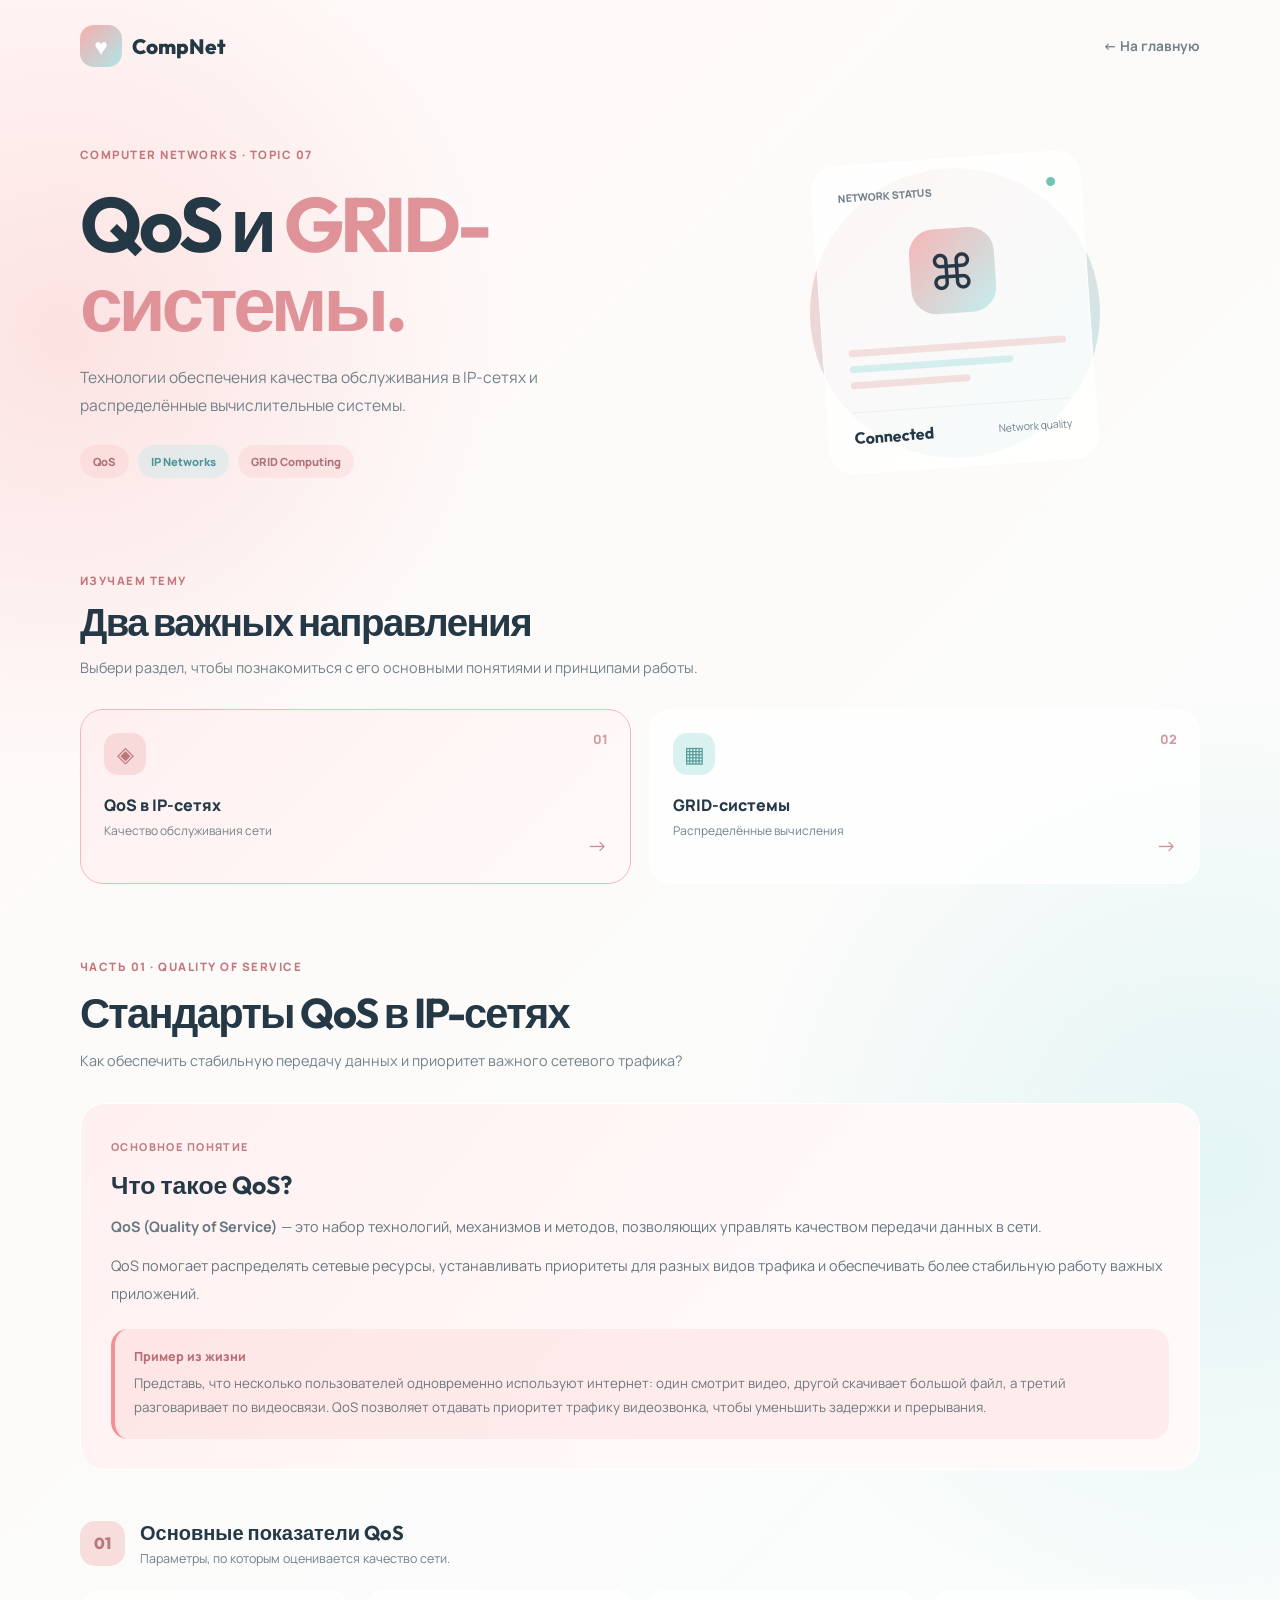
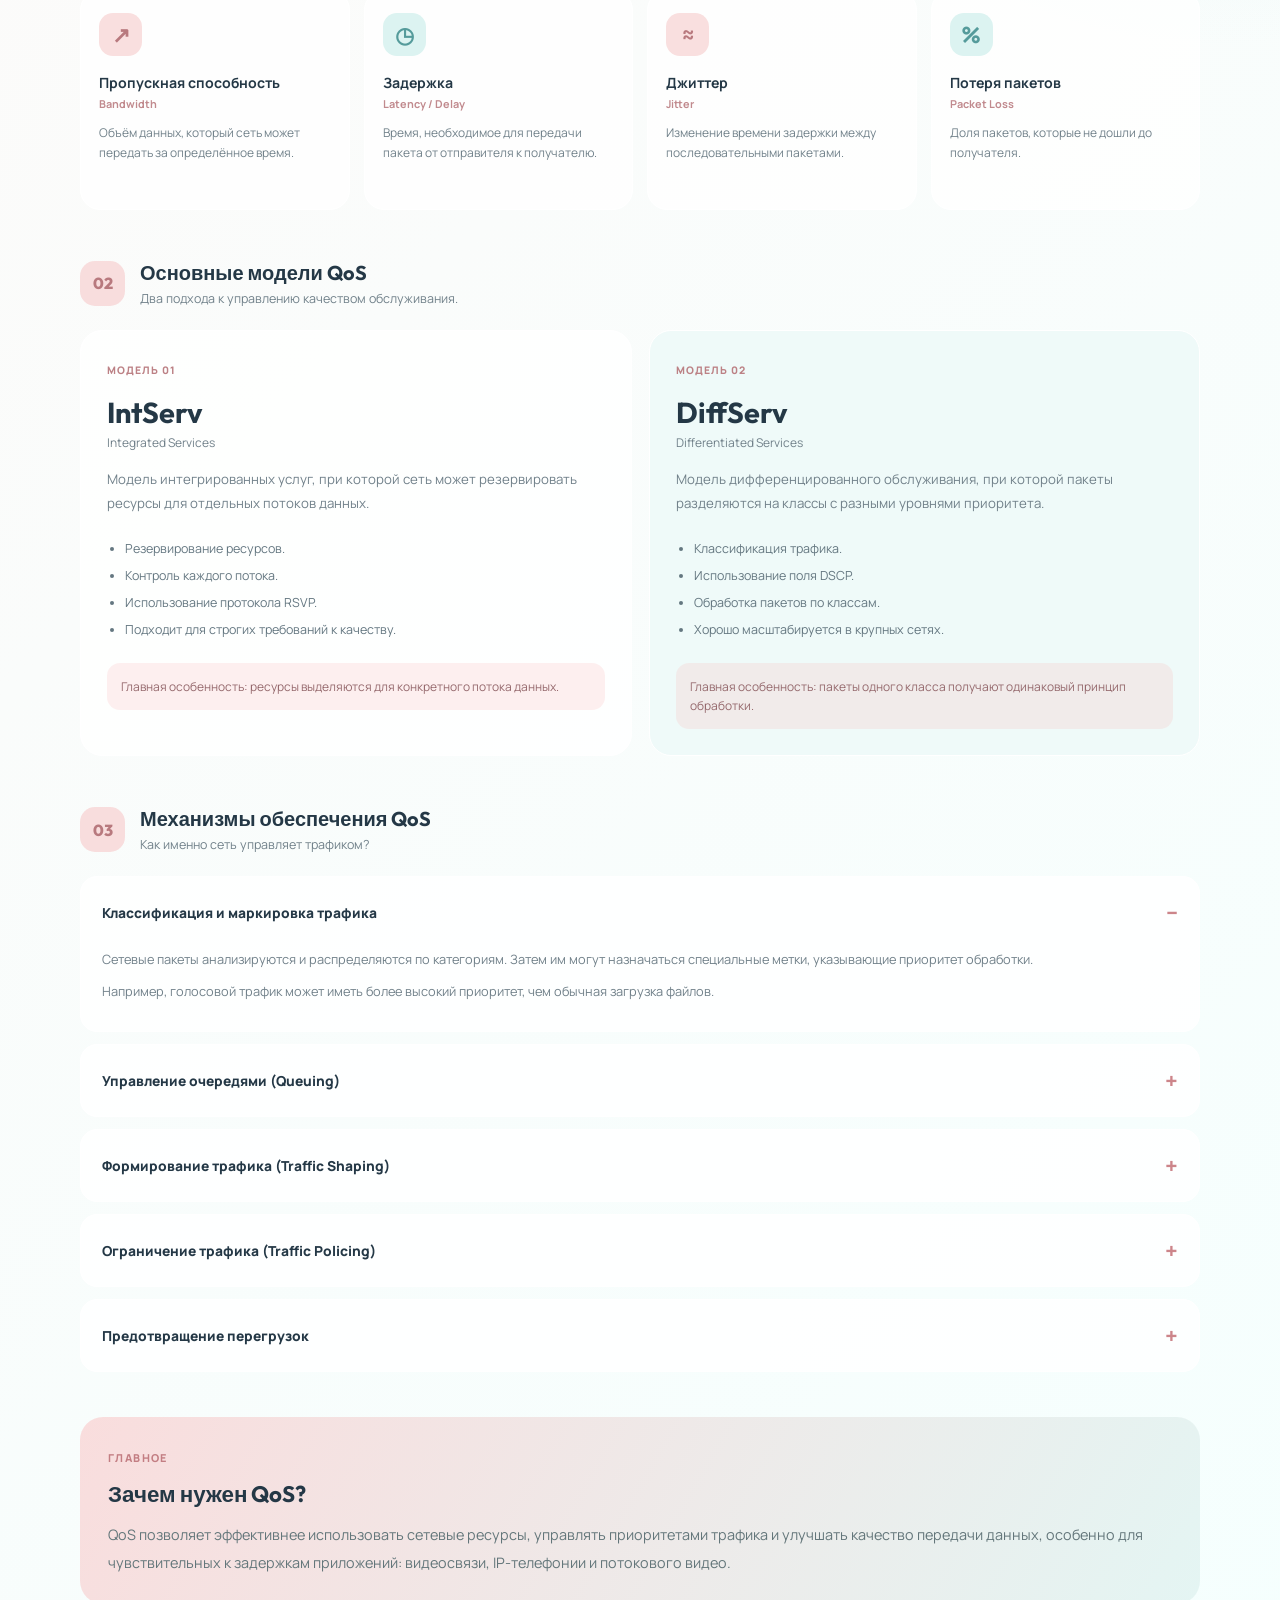
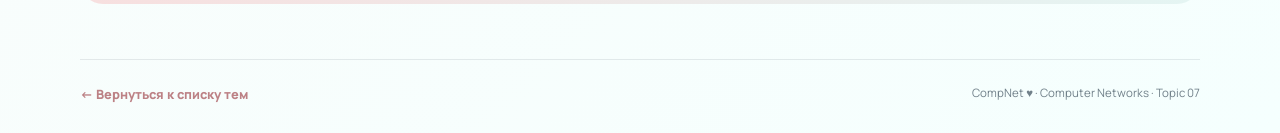
<file: 7/topic7.html>
<!DOCTYPE html>
<html lang="ru">
<head>
  <meta charset="UTF-8">
  <meta name="viewport" content="width=device-width, initial-scale=1.0">
  <meta name="theme-color" content="#F7ADAD">

  <title>Тема 07 — QoS и GRID-системы | CompNet</title>

  <link rel="preconnect" href="https://fonts.googleapis.com">
  <link rel="preconnect" href="https://fonts.gstatic.com" crossorigin>

  <link href="https://fonts.googleapis.com/css2?family=Manrope:wght@400;500;600;700;800&family=Outfit:wght@400;500;600;700;800&display=swap" rel="stylesheet">

  <link rel="stylesheet" href="topic7css.css">
  <script src="topic7js.js" defer></script>
</head>

<body>

<div class="page-shell">

  <!-- HEADER -->
  <header class="header">
    <a href="../index.html" class="brand">
      <span class="brand-icon">♥</span>
      <span>CompNet</span>
    </a>

    <a href="../index.html" class="back-link">
      ← На главную
    </a>
  </header>


  <!-- HERO -->
  <section class="hero">

    <div class="hero-content">

      <div class="eyebrow">
        COMPUTER NETWORKS · TOPIC 07
      </div>

      <h1>
        QoS и <span>GRID-системы.</span>
      </h1>

      <p class="hero-description">
        Технологии обеспечения качества обслуживания в IP-сетях
        и распределённые вычислительные системы.
      </p>

      <div class="hero-tags">
        <span>QoS</span>
        <span>IP Networks</span>
        <span>GRID Computing</span>
      </div>

    </div>

    <div class="hero-visual">
      <div class="visual-circle"></div>

      <div class="visual-card">
        <div class="visual-top">
          <span>NETWORK STATUS</span>
          <span class="online-dot"></span>
        </div>

        <div class="visual-icon">⌘</div>

        <div class="visual-lines">
          <div></div>
          <div></div>
          <div></div>
        </div>

        <div class="visual-bottom">
          <strong>Connected</strong>
          <span>Network quality</span>
        </div>
      </div>
    </div>

  </section>


  <!-- CONTENT NAVIGATION -->
  <section class="topics-intro">

    <div class="section-label">ИЗУЧАЕМ ТЕМУ</div>

    <h2>Два важных направления</h2>

    <p>
      Выбери раздел, чтобы познакомиться с его основными понятиями
      и принципами работы.
    </p>

    <div class="topic-selector">

      <button class="selector-card active" data-section="qos">
        <span class="selector-number">01</span>
        <span class="selector-icon">◈</span>
        <span class="selector-title">QoS в IP-сетях</span>
        <span class="selector-description">
          Качество обслуживания сети
        </span>
        <span class="selector-arrow">→</span>
      </button>

      <button class="selector-card" data-section="grid">
        <span class="selector-number">02</span>
        <span class="selector-icon">▦</span>
        <span class="selector-title">GRID-системы</span>
        <span class="selector-description">
          Распределённые вычисления
        </span>
        <span class="selector-arrow">→</span>
      </button>

    </div>

  </section>


  <!-- QOS SECTION -->
  <main>

    <section class="content-section active" id="qos">

      <div class="section-heading">
        <span class="section-label">ЧАСТЬ 01 · QUALITY OF SERVICE</span>
        <h2>Стандарты QoS в IP-сетях</h2>
        <p>
          Как обеспечить стабильную передачу данных
          и приоритет важного сетевого трафика?
        </p>
      </div>


      <div class="info-card highlight-card">
        <span class="card-label">ОСНОВНОЕ ПОНЯТИЕ</span>

        <h3>Что такое QoS?</h3>

        <p>
          <strong>QoS (Quality of Service)</strong> — это набор технологий,
          механизмов и методов, позволяющих управлять качеством передачи
          данных в сети.
        </p>

        <p>
          QoS помогает распределять сетевые ресурсы, устанавливать
          приоритеты для разных видов трафика и обеспечивать более
          стабильную работу важных приложений.
        </p>

        <div class="example-box">
          <span>Пример из жизни</span>
          <p>
            Представь, что несколько пользователей одновременно
            используют интернет: один смотрит видео, другой скачивает
            большой файл, а третий разговаривает по видеосвязи.
            QoS позволяет отдавать приоритет трафику видеозвонка,
            чтобы уменьшить задержки и прерывания.
          </p>
        </div>
      </div>


      <!-- METRICS -->
      <div class="content-block">

        <div class="block-heading">
          <span class="block-number">01</span>
          <div>
            <h3>Основные показатели QoS</h3>
            <p>Параметры, по которым оценивается качество сети.</p>
          </div>
        </div>

        <div class="metrics-grid">

          <article class="metric-card">
            <div class="metric-icon">↗</div>
            <h4>Пропускная способность</h4>
            <span class="metric-en">Bandwidth</span>
            <p>
              Объём данных, который сеть может передать
              за определённое время.
            </p>
          </article>

          <article class="metric-card">
            <div class="metric-icon">◷</div>
            <h4>Задержка</h4>
            <span class="metric-en">Latency / Delay</span>
            <p>
              Время, необходимое для передачи пакета
              от отправителя к получателю.
            </p>
          </article>

          <article class="metric-card">
            <div class="metric-icon">≈</div>
            <h4>Джиттер</h4>
            <span class="metric-en">Jitter</span>
            <p>
              Изменение времени задержки между
              последовательными пакетами.
            </p>
          </article>

          <article class="metric-card">
            <div class="metric-icon">%</div>
            <h4>Потеря пакетов</h4>
            <span class="metric-en">Packet Loss</span>
            <p>
              Доля пакетов, которые не дошли
              до получателя.
            </p>
          </article>

        </div>
      </div>


      <!-- MODELS -->
      <div class="content-block">

        <div class="block-heading">
          <span class="block-number">02</span>
          <div>
            <h3>Основные модели QoS</h3>
            <p>Два подхода к управлению качеством обслуживания.</p>
          </div>
        </div>

        <div class="model-grid">

          <article class="model-card">
            <span class="model-tag">МОДЕЛЬ 01</span>
            <h3>IntServ</h3>
            <span class="model-full">
              Integrated Services
            </span>

            <p>
              Модель интегрированных услуг, при которой сеть
              может резервировать ресурсы для отдельных потоков данных.
            </p>

            <ul>
              <li>Резервирование ресурсов.</li>
              <li>Контроль каждого потока.</li>
              <li>Использование протокола RSVP.</li>
              <li>Подходит для строгих требований к качеству.</li>
            </ul>

            <div class="model-note">
              Главная особенность: ресурсы выделяются
              для конкретного потока данных.
            </div>
          </article>

          <article class="model-card">
            <span class="model-tag">МОДЕЛЬ 02</span>
            <h3>DiffServ</h3>
            <span class="model-full">
              Differentiated Services
            </span>

            <p>
              Модель дифференцированного обслуживания,
              при которой пакеты разделяются на классы
              с разными уровнями приоритета.
            </p>

            <ul>
              <li>Классификация трафика.</li>
              <li>Использование поля DSCP.</li>
              <li>Обработка пакетов по классам.</li>
              <li>Хорошо масштабируется в крупных сетях.</li>
            </ul>

            <div class="model-note">
              Главная особенность: пакеты одного класса
              получают одинаковый принцип обработки.
            </div>
          </article>

        </div>
      </div>


      <!-- MECHANISMS -->
      <div class="content-block">

        <div class="block-heading">
          <span class="block-number">03</span>
          <div>
            <h3>Механизмы обеспечения QoS</h3>
            <p>Как именно сеть управляет трафиком?</p>
          </div>
        </div>

        <div class="accordion">

          <details class="accordion-item" open>
            <summary>Классификация и маркировка трафика</summary>
            <div class="accordion-content">
              <p>
                Сетевые пакеты анализируются и распределяются
                по категориям. Затем им могут назначаться
                специальные метки, указывающие приоритет обработки.
              </p>
              <p>
                Например, голосовой трафик может иметь более высокий
                приоритет, чем обычная загрузка файлов.
              </p>
            </div>
          </details>

          <details class="accordion-item">
            <summary>Управление очередями (Queuing)</summary>
            <div class="accordion-content">
              <p>
                Пакеты помещаются в очереди и передаются в соответствии
                с установленными правилами. Некоторые очереди
                обслуживаются раньше других.
              </p>
            </div>
          </details>

          <details class="accordion-item">
            <summary>Формирование трафика (Traffic Shaping)</summary>
            <div class="accordion-content">
              <p>
                Механизм сглаживания потока данных, который
                регулирует скорость отправки пакетов и помогает
                избегать резких скачков нагрузки.
              </p>
            </div>
          </details>

          <details class="accordion-item">
            <summary>Ограничение трафика (Traffic Policing)</summary>
            <div class="accordion-content">
              <p>
                Механизм контроля соблюдения установленной скорости
                передачи. Пакеты, превышающие заданные ограничения,
                могут отбрасываться или перемаркировываться.
              </p>
            </div>
          </details>

          <details class="accordion-item">
            <summary>Предотвращение перегрузок</summary>
            <div class="accordion-content">
              <p>
                Используются алгоритмы управления очередями,
                которые помогают уменьшать перегрузку сети
                и вероятность потери пакетов.
              </p>
            </div>
          </details>

        </div>
      </div>


      <!-- SUMMARY -->
      <div class="summary-card">
        <span class="card-label">ГЛАВНОЕ</span>
        <h3>Зачем нужен QoS?</h3>
        <p>
          QoS позволяет эффективнее использовать сетевые ресурсы,
          управлять приоритетами трафика и улучшать качество
          передачи данных, особенно для чувствительных к задержкам
          приложений: видеосвязи, IP-телефонии и потокового видео.
        </p>
      </div>

    </section>


    <!-- GRID SECTION -->
    <section class="content-section" id="grid">

      <div class="section-heading">
        <span class="section-label">ЧАСТЬ 02 · GRID COMPUTING</span>
        <h2>Применение компьютерных GRID-систем</h2>
        <p>
          Как объединить множество компьютеров
          для решения сложных вычислительных задач?
        </p>
      </div>


      <div class="info-card highlight-card">
        <span class="card-label">ОСНОВНОЕ ПОНЯТИЕ</span>

        <h3>Что такое GRID-система?</h3>

        <p>
          <strong>GRID Computing (грид-вычисления)</strong> —
          это технология распределённых вычислений, которая
          объединяет вычислительные ресурсы нескольких
          компьютеров в единую систему.
        </p>

        <p>
          Благодаря такому объединению можно совместно
          использовать процессоры, память, хранилища данных
          и другие ресурсы для выполнения сложных задач.
        </p>

        <div class="example-box">
          <span>Пример из жизни</span>
          <p>
            Учёным необходимо обработать огромный объём данных.
            Вместо одного мощного компьютера они могут распределить
            вычисления между сотнями компьютеров, которые будут
            работать над разными частями задачи одновременно.
          </p>
        </div>
      </div>


      <!-- ARCHITECTURE -->
      <div class="content-block">

        <div class="block-heading">
          <span class="block-number">01</span>
          <div>
            <h3>Архитектура GRID-систем</h3>
            <p>Из каких элементов состоит распределённая система?</p>
          </div>
        </div>

        <div class="grid-architecture">

          <div class="architecture-node main-node">
            <span>◎</span>
            <strong>GRID Middleware</strong>
            <small>Промежуточное программное обеспечение</small>
          </div>

          <div class="architecture-connector">
            <span></span><span></span><span></span>
          </div>

          <div class="resource-nodes">

            <div class="resource-node">
              <span>▣</span>
              <strong>Компьютеры</strong>
              <small>Вычислительные ресурсы</small>
            </div>

            <div class="resource-node">
              <span>▤</span>
              <strong>Хранилища</strong>
              <small>Ресурсы для данных</small>
            </div>

            <div class="resource-node">
              <span>⚙</span>
              <strong>Серверы</strong>
              <small>Обработка задач</small>
            </div>

          </div>
        </div>

        <p class="architecture-description">
          Middleware координирует взаимодействие ресурсов,
          распределяет задачи и помогает управлять доступом
          к вычислительным возможностям системы.
        </p>

      </div>


      <!-- PRINCIPLES -->
      <div class="content-block">

        <div class="block-heading">
          <span class="block-number">02</span>
          <div>
            <h3>Принцип работы GRID-систем</h3>
            <p>Как выполняется распределённая задача?</p>
          </div>
        </div>

        <div class="steps-list">

          <div class="step">
            <span class="step-number">01</span>
            <div>
              <h4>Постановка задачи</h4>
              <p>
                Пользователь отправляет задачу в GRID-систему.
              </p>
            </div>
          </div>

          <div class="step">
            <span class="step-number">02</span>
            <div>
              <h4>Поиск ресурсов</h4>
              <p>
                Система определяет доступные компьютеры,
                серверы и другие ресурсы.
              </p>
            </div>
          </div>

          <div class="step">
            <span class="step-number">03</span>
            <div>
              <h4>Распределение вычислений</h4>
              <p>
                Большая задача разделяется на отдельные части,
                которые передаются разным узлам.
              </p>
            </div>
          </div>

          <div class="step">
            <span class="step-number">04</span>
            <div>
              <h4>Параллельное выполнение</h4>
              <p>
                Несколько компьютеров одновременно
                выполняют назначенные им вычисления.
              </p>
            </div>
          </div>

          <div class="step">
            <span class="step-number">05</span>
            <div>
              <h4>Сбор результатов</h4>
              <p>
                Полученные результаты объединяются
                в единый итоговый ответ.
              </p>
            </div>
          </div>

        </div>
      </div>


      <!-- APPLICATIONS -->
      <div class="content-block">

        <div class="block-heading">
          <span class="block-number">03</span>
          <div>
            <h3>Области применения GRID</h3>
            <p>Где используются грид-вычисления?</p>
          </div>
        </div>

        <div class="applications-grid">

          <article class="application-card">
            <span>🔬</span>
            <h4>Научные исследования</h4>
            <p>
              Обработка экспериментальных данных,
              моделирование физических процессов.
            </p>
          </article>

          <article class="application-card">
            <span>🧬</span>
            <h4>Биология и медицина</h4>
            <p>
              Анализ геномов, исследование белков
              и медицинских данных.
            </p>
          </article>

          <article class="application-card">
            <span>🌦️</span>
            <h4>Метеорология</h4>
            <p>
              Создание сложных моделей погоды
              и климатических изменений.
            </p>
          </article>

          <article class="application-card">
            <span>🚀</span>
            <h4>Космические исследования</h4>
            <p>
              Обработка астрономических наблюдений
              и больших объёмов космических данных.
            </p>
          </article>

        </div>
      </div>


      <!-- ADVANTAGES -->
      <div class="content-block">

        <div class="block-heading">
          <span class="block-number">04</span>
          <div>
            <h3>Преимущества и недостатки GRID</h3>
            <p>Основные особенности технологии.</p>
          </div>
        </div>

        <div class="pros-cons">

          <div class="pros-card">
            <h3>Преимущества</h3>
            <ul>
              <li>Объединение ресурсов разных компьютеров.</li>
              <li>Возможность решать сложные задачи.</li>
              <li>Параллельное выполнение вычислений.</li>
              <li>Совместное использование данных.</li>
              <li>Масштабируемость системы.</li>
            </ul>
          </div>

          <div class="cons-card">
            <h3>Недостатки</h3>
            <ul>
              <li>Зависимость от сетевого соединения.</li>
              <li>Сложность управления ресурсами.</li>
              <li>Проблемы безопасности.</li>
              <li>Задержки при передаче данных.</li>
              <li>Сложность синхронизации задач.</li>
            </ul>
          </div>

        </div>
      </div>


      <!-- SUMMARY -->
      <div class="summary-card">
        <span class="card-label">ГЛАВНОЕ</span>
        <h3>Зачем нужны GRID-системы?</h3>
        <p>
          GRID-системы позволяют объединять ресурсы множества
          компьютеров для совместного решения сложных задач.
          Они особенно полезны в науке, медицине, метеорологии
          и других областях, где требуются большие вычислительные
          мощности.
        </p>
      </div>

    </section>

  </main>


  <!-- FOOTER -->
  <footer class="footer">
    <a href="../index.html">← Вернуться к списку тем</a>
    <p>CompNet ♥ · Computer Networks · Topic 07</p>
  </footer>

</div>

</body>
</html>
</file>
<file: style.css>
:root {
      --coral: #F29191;
      --pink: #F7ADAD;
      --aqua: #B1E5E6;
      --mint: #CCFBFA;
      --ink: #243846;
      --muted: #657985;
      --white: #fffdfb;
    }

    * { box-sizing: border-box; }
    html { scroll-behavior: smooth; }
    body {
      margin: 0;
      min-height: 100vh;
      overflow-x: hidden;
      color: var(--ink);
      font-family: 'Manrope', sans-serif;
      background:
        radial-gradient(circle at 8% 8%, rgba(247,173,173,.42), transparent 28rem),
        radial-gradient(circle at 94% 18%, rgba(177,229,230,.65), transparent 31rem),
        linear-gradient(135deg, #fffaf8 0%, #f4fffe 58%, #fdf6f6 100%);
    }

    body::before, body::after {
      content: "";
      position: fixed;
      z-index: -1;
      border-radius: 50%;
      filter: blur(2px);
      pointer-events: none;
      animation: float 12s ease-in-out infinite;
    }
    body::before {
      width: 250px; height: 250px; left: -100px; bottom: 8%;
      background: rgba(242,145,145,.18);
    }
    body::after {
      width: 330px; height: 330px; right: -130px; top: 48%;
      background: rgba(177,229,230,.24);
      animation-delay: -5s;
    }

    .page-shell { width: min(1160px, calc(100% - 40px)); margin: 0 auto; }
    header {
      display: flex; justify-content: space-between; align-items: center;
      padding: 26px 0; gap: 18px;
      animation: appear .7s ease both;
    }
    .brand { display: flex; align-items: center; gap: 12px; font-weight: 800; letter-spacing: -.04em; }
    .brand-mark {
      display: grid; place-items: center; width: 43px; height: 43px;
      border-radius: 15px; color: var(--ink);
      background: linear-gradient(135deg, var(--pink), var(--aqua));
      box-shadow: 0 8px 22px rgba(80, 135, 145, .15);
    }
    .brand-mark svg { width: 23px; height: 23px; }
    .brand-name { font-family: 'Outfit', sans-serif; font-size: 1.02rem; }
    .header-tag {
      display: inline-flex; align-items: center; gap: 8px;
      border: 1px solid rgba(36,56,70,.09); border-radius: 999px;
      padding: 10px 14px; background: rgba(255,255,255,.6);
      color: var(--muted); font-size: .78rem; font-weight: 700;
      backdrop-filter: blur(12px);
    }
    .status-dot { width: 7px; height: 7px; border-radius: 50%; background: #69b9b8; box-shadow: 0 0 0 4px rgba(105,185,184,.15); }

    .hero {
      position: relative; display: grid; grid-template-columns: 1.15fr .85fr;
      align-items: center; gap: 35px; padding: 60px 0 55px;
    }
    .hero-copy { animation: rise .8s .08s ease both; }
    .eyebrow {
      display: inline-flex; align-items: center; gap: 9px;
      color: #b96870; background: rgba(247,173,173,.2);
      border: 1px solid rgba(242,145,145,.25);
      border-radius: 999px; padding: 9px 13px;
      font-size: .76rem; font-weight: 800; letter-spacing: .08em; text-transform: uppercase;
    }
    .eyebrow span { font-size: 1rem; }
    h1 {
      margin: 22px 0 18px; max-width: 680px;
      font-family: 'Outfit', sans-serif; font-weight: 800;
      font-size: clamp(2.8rem, 6vw, 5.6rem); line-height: .98;
      letter-spacing: -.065em;
    }
    h1 .accent {
      display: inline-block; color: transparent;
      background: linear-gradient(100deg, #e77f87 4%, #ee9a9c 42%, #5bafb3 100%);
      -webkit-background-clip: text; background-clip: text;
    }
    .hero-description {
      max-width: 560px; color: var(--muted); line-height: 1.8;
      font-size: clamp(.96rem, 1.5vw, 1.08rem); margin: 0;
    }
    .hero-actions { display: flex; flex-wrap: wrap; align-items: center; gap: 13px; margin-top: 28px; }
    .primary-link, .secondary-link {
      display: inline-flex; align-items: center; justify-content: center; gap: 10px;
      padding: 14px 19px; border-radius: 15px; text-decoration: none;
      font-size: .88rem; font-weight: 800; transition: transform .25s, box-shadow .25s, background .25s;
    }
    .primary-link { color: white; background: var(--ink); box-shadow: 0 12px 26px rgba(36,56,70,.18); }
    .primary-link:hover { transform: translateY(-3px); box-shadow: 0 16px 30px rgba(36,56,70,.23); }
    .secondary-link { color: var(--ink); background: rgba(255,255,255,.65); border: 1px solid rgba(36,56,70,.1); }
    .secondary-link:hover { transform: translateY(-3px); background: white; }
    .primary-link svg, .secondary-link svg { width: 17px; height: 17px; }

    .hero-art {
      position: relative; min-height: 360px; display: grid; place-items: center;
      animation: appear .9s .2s ease both;
    }
    .art-glow {
      position: absolute; width: min(360px, 85%); aspect-ratio: 1;
      border-radius: 50%; background: linear-gradient(140deg, rgba(247,173,173,.65), rgba(177,229,230,.75));
      filter: blur(1px); animation: breathe 6s ease-in-out infinite;
    }
    .orbit {
      position: absolute; width: 310px; max-width: 85%; aspect-ratio: 1;
      border: 1px dashed rgba(36,56,70,.22); border-radius: 50%;
      animation: rotate 35s linear infinite;
    }
    .orbit::before, .orbit::after {
      content: ""; position: absolute; width: 13px; height: 13px; border-radius: 50%;
      background: var(--coral); box-shadow: 0 0 0 7px rgba(242,145,145,.15);
    }
    .orbit::before { top: 35px; left: 38px; }
    .orbit::after { right: 15px; bottom: 75px; background: #6ebfc0; box-shadow: 0 0 0 7px rgba(110,191,192,.16); }
    .network-card {
      z-index: 1; position: relative; width: min(300px, 78%); padding: 24px;
      border: 1px solid rgba(255,255,255,.9); border-radius: 28px;
      background: rgba(255,255,255,.72); backdrop-filter: blur(18px);
      box-shadow: 0 24px 70px rgba(73, 112, 125, .18);
      transform: rotate(-3deg); animation: cardFloat 6s ease-in-out infinite;
    }
    .card-top { display: flex; justify-content: space-between; align-items: center; margin-bottom: 25px; }
    .card-label { font-size: .75rem; color: var(--muted); font-weight: 800; letter-spacing: .06em; text-transform: uppercase; }
    .signal { display: flex; align-items: end; gap: 3px; height: 18px; }
    .signal i { display: block; width: 4px; border-radius: 5px; background: #65b9b8; }
    .signal i:nth-child(1) { height: 6px; }.signal i:nth-child(2) { height: 10px; }.signal i:nth-child(3) { height: 14px; }.signal i:nth-child(4) { height: 18px; }
    .network-illustration { position: relative; height: 135px; }
    .node {
      position: absolute; display: grid; place-items: center; width: 49px; height: 49px;
      border-radius: 16px; border: 1px solid rgba(255,255,255,.95);
      box-shadow: 0 8px 20px rgba(56,100,110,.12);
    }
    .node svg { width: 23px; height: 23px; }
    .node.router { left: calc(50% - 27px); top: 40px; width: 58px; height: 58px; border-radius: 19px; background: linear-gradient(145deg, #b8eeee, #8dd4d5); }
    .node.laptop { left: 4px; top: 0; background: #ffe3e3; }
    .node.cloud { right: 3px; top: 3px; background: #d9f8f5; }
    .node.server { left: 15px; bottom: 0; background: #f9c7c7; }
    .node.phone { right: 14px; bottom: 0; background: #e4f9f8; }
    .connector { position: absolute; height: 2px; transform-origin: left center; border-top: 2px dashed rgba(79,153,158,.7); }
    .line-one { width: 84px; left: 45px; top: 45px; transform: rotate(28deg); }
    .line-two { width: 85px; left: 157px; top: 53px; transform: rotate(145deg); }
    .line-three { width: 78px; left: 47px; top: 112px; transform: rotate(-25deg); }
    .line-four { width: 80px; left: 160px; top: 105px; transform: rotate(205deg); }
    .card-bottom { display: flex; justify-content: space-between; align-items: center; padding-top: 17px; border-top: 1px solid rgba(36,56,70,.08); }
    .card-bottom strong { font-family: 'Outfit', sans-serif; font-size: 1.25rem; }
    .card-bottom span { color: var(--muted); font-size: .72rem; }

    .topics-section { padding: 22px 0 74px; }
    .section-heading { display: flex; justify-content: space-between; align-items: end; gap: 25px; margin-bottom: 25px; }
    .section-kicker { color: #7caaaa; text-transform: uppercase; letter-spacing: .14em; font-size: .72rem; font-weight: 800; }
    h2 { font-family: 'Outfit', sans-serif; font-size: clamp(1.65rem, 3vw, 2.35rem); letter-spacing: -.045em; margin: 8px 0 0; }
    .section-note { max-width: 280px; color: var(--muted); font-size: .82rem; line-height: 1.65; margin: 0 0 3px; }
    .topics-grid { display: grid;grid-template-columns: repeat(3, minmax(0, 1fr)); gap: 18px; }
    .topic-card {
      --card-accent: var(--aqua);
      position: relative; min-height: 180px; overflow: hidden;
      display: flex; flex-direction: column; justify-content: space-between;
      padding: 21px; border-radius: 22px; border: 1px solid rgba(255,255,255,.9);
      background: rgba(255,255,255,.67); text-align: left; color: var(--ink);
      box-shadow: 0 10px 30px rgba(50,88,99,.055);
      transition: transform .28s ease, box-shadow .28s ease, border-color .28s ease;
      animation: rise .65s ease both;
    }
    .topic-card:nth-child(1) { animation-delay: .04s; --card-accent: var(--coral); }
    .topic-card:nth-child(2) { animation-delay: .08s; --card-accent: var(--aqua); }
    .topic-card:nth-child(3) { animation-delay: .12s; --card-accent: var(--pink); }
    .topic-card:nth-child(4) { animation-delay: .16s; --card-accent: var(--aqua); }
    .topic-card:nth-child(5) { animation-delay: .20s; --card-accent: var(--coral); }
    .topic-card:nth-child(6) { animation-delay: .24s; --card-accent: var(--pink); }
    .topic-card:nth-child(7) { animation-delay: .28s; --card-accent: var(--aqua); }
    .topic-card:nth-child(8) { animation-delay: .32s; --card-accent: var(--coral); }
    .topic-card:nth-child(9) { animation-delay: .36s; --card-accent: var(--pink); }
    button.topic-card { font: inherit; cursor: pointer; }
    .topic-card::before {
      content: ""; position: absolute; width: 125px; height: 125px; right: -42px; top: -45px;
      border-radius: 50%; background: var(--card-accent); opacity: .22; transition: transform .4s ease;
    }
    .topic-card:hover { transform: translateY(-6px); box-shadow: 0 18px 38px rgba(50,88,99,.12); border-color: rgba(110,185,188,.45); }
    .topic-card:hover::before { transform: scale(1.35); }
    .topic-card:focus-visible, a:focus-visible { outline: 3px solid #58aeb2; outline-offset: 4px; }
    .topic-card.locked { cursor: not-allowed; background: rgba(248,250,249,.65); }
    .topic-card.locked:hover { transform: translateY(-2px); box-shadow: 0 12px 28px rgba(50,88,99,.07); }
    .topic-card.locked::before { opacity: .12; }
    .topic-top { position: relative; z-index: 1; display: flex; justify-content: space-between; align-items: center; }
    .topic-number {
      display: grid; place-items: center; width: 42px; height: 42px; border-radius: 14px;
      background: color-mix(in srgb, var(--card-accent) 40%, white);
      font-family: 'Outfit', sans-serif; font-weight: 800; font-size: .93rem;
    }
    .topic-state {
      display: inline-flex; align-items: center; gap: 6px; border-radius: 999px;
      padding: 7px 9px; font-size: .66rem; font-weight: 800;
      color: #418e8e; background: rgba(177,229,230,.26);
    }
    .topic-state svg { width: 12px; height: 12px; }
    .locked .topic-state { color: #8b9298; background: rgba(132,145,151,.1); }
    .topic-title { position: relative; z-index: 1; margin-top: 28px; font-weight: 800; font-size: 1rem; letter-spacing: -.02em; }
    .topic-caption { position: relative; z-index: 1; margin-top: 7px; color: var(--muted); font-size: .78rem; line-height: 1.5; }
    .topic-arrow { position: absolute; right: 19px; bottom: 20px; width: 20px; height: 20px; color: #589fa3; transition: transform .25s; }
    .topic-card:hover .topic-arrow { transform: translateX(4px); }
    .locked .topic-arrow { color: #aab4b8; }

    .progress-panel {
      display: flex; align-items: center; gap: 18px; margin-top: 21px; padding: 19px 22px;
      border: 1px solid rgba(255,255,255,.9); border-radius: 20px;
      background: rgba(255,255,255,.58); backdrop-filter: blur(12px);
    }
    .progress-icon { display: grid; place-items: center; flex: 0 0 43px; height: 43px; border-radius: 14px; background: rgba(247,173,173,.3); }
    .progress-icon svg { width: 22px; height: 22px; }
    .progress-copy { flex: 1; }
    .progress-copy strong { display: block; font-size: .87rem; }
    .progress-copy span { display: block; color: var(--muted); font-size: .76rem; margin-top: 4px; }
    .progress-count { font-family: 'Outfit', sans-serif; font-size: 1.1rem; font-weight: 800; white-space: nowrap; }
    .progress-track { height: 6px; width: 100%; margin-top: 11px; border-radius: 99px; background: #e9f2f1; overflow: hidden; }
    .progress-fill { height: 100%; width: 44.444%; border-radius: inherit; background: linear-gradient(90deg, var(--coral), #eaa4b0, #75c6c7); }

    footer { padding: 24px 0 30px; border-top: 1px solid rgba(36,56,70,.08); color: var(--muted); font-size: .75rem; }
    .footer-inner { display: flex; justify-content: space-between; align-items: center; gap: 15px; }
    .footer-mark { display: inline-flex; align-items: center; gap: 7px; }
    .footer-mark span { color: #dc8e94; }

    .toast {
      position: fixed; left: 50%; bottom: 25px; z-index: 10;
      width: max-content; max-width: calc(100% - 32px);
      transform: translate(-50%, 20px); opacity: 0; pointer-events: none;
      padding: 13px 17px; border-radius: 14px; color: white; background: var(--ink);
      box-shadow: 0 12px 30px rgba(36,56,70,.22); font-size: .84rem; font-weight: 700;
      transition: opacity .25s ease, transform .25s ease;
    }
    .toast.show { opacity: 1; transform: translate(-50%, 0); }

    @keyframes appear { from { opacity: 0; } to { opacity: 1; } }
    @keyframes rise { from { opacity: 0; transform: translateY(18px); } to { opacity: 1; transform: translateY(0); } }
    @keyframes float { 0%,100% { transform: translate3d(0,0,0); } 50% { transform: translate3d(20px,-22px,0); } }
    @keyframes breathe { 0%,100% { transform: scale(.96); opacity: .8; } 50% { transform: scale(1.04); opacity: 1; } }
    @keyframes rotate { to { transform: rotate(360deg); } }
    @keyframes cardFloat { 0%,100% { transform: translateY(0) rotate(-3deg); } 50% { transform: translateY(-9px) rotate(-1deg); } }

    @media (max-width: 820px) {
      .hero { grid-template-columns: 1fr; padding: 44px 0 34px; gap: 12px; }
      .hero-art { min-height: 315px; }
      .hero-copy { text-align: center; }
      .hero-description { margin: 0 auto; }
      .hero-actions { justify-content: center; }
      .topics-grid { grid-template-columns: repeat(2, minmax(0, 1fr)); }
      .section-heading { align-items: start; flex-direction: column; }
      .section-note { max-width: 480px; }
    }
    @media (max-width: 520px) {
      .page-shell { width: min(100% - 28px, 1160px); }
      header { padding: 18px 0; }
      .brand-name { font-size: .9rem; }
      .header-tag { font-size: .68rem; padding: 9px 10px; }
      .hero { padding-top: 36px; }
      h1 { font-size: clamp(2.65rem, 13vw, 4rem); }
      .hero-art { min-height: 285px; }
      .network-card { padding: 19px; }
      .topics-grid { grid-template-columns: 1fr; gap: 12px; }
      .topic-card { min-height: 155px; }
      .progress-panel { gap: 12px; padding: 15px; }
      .progress-count { font-size: .95rem; }
      .footer-inner { flex-direction: column; align-items: flex-start; }
    }
    @media (prefers-reduced-motion: reduce) {
      *, *::before, *::after { animation-duration: .01ms !important; animation-iteration-count: 1 !important; scroll-behavior: auto !important; transition-duration: .01ms !important; }
    }

/* Информация о студентке */
.student-info {
  display: flex;
  align-items: center;
  gap: 14px;
  margin-top: 24px;
  padding: 15px 18px;
  max-width: 390px;

  background: rgba(255, 255, 255, 0.65);
  border: 1px solid rgba(177, 229, 230, 0.65);
  border-radius: 18px;

  box-shadow: 0 8px 24px rgba(50, 88, 99, 0.06);
  backdrop-filter: blur(12px);

  animation: rise 0.8s 0.2s ease both;
}

.student-avatar {
  display: grid;
  place-items: center;
  flex-shrink: 0;

  width: 45px;
  height: 45px;
  border-radius: 15px;

  background: linear-gradient(
    135deg,
    #F7ADAD,
    #CCFBFA
  );

  color: #243846;
  font-size: 22px;
}

.student-details {
  min-width: 0;
}

.student-label {
  display: block;
  margin-bottom: 5px;

  color: #657985;
  font-size: 10px;
  font-weight: 700;
}

.student-details h3 {
  margin: 0;
  color: #243846;

  font-family: "Outfit", sans-serif;
  font-size: 16px;
  font-weight: 800;
}

.student-details p {
  margin: 4px 0 0;
  color: #657985;
  font-size: 11px;
}

@media (max-width: 820px) {
  .student-info {
    margin: 24px auto 0;
    text-align: left;
  }
}
.progress-panel {
  display: grid;
  grid-template-columns: 48px minmax(0, 1fr) auto;
  align-items: center;
  gap: 20px;

  padding: 22px 26px;
  border: 1px solid rgba(255, 255, 255, 0.9);
  border-radius: 26px;

  background: rgba(255, 255, 255, 0.64);
  backdrop-filter: blur(18px);
  -webkit-backdrop-filter: blur(18px);

  box-shadow: 0 10px 30px rgba(87, 112, 119, 0.035);
}

.progress-icon {
  width: 48px;
  height: 48px;

  display: grid;
  place-items: center;

  border-radius: 17px;
  background: rgba(242, 145, 145, 0.2);
  color: var(--text, #30313b);
}

.progress-icon svg {
  width: 25px;
  height: 25px;
}

.progress-copy {
  min-width: 0;
  display: flex;
  flex-direction: column;
  gap: 5px;
}

.progress-copy strong {
  font-size: 17px;
  font-weight: 800;
  color: var(--text, #30313b);
}

.progress-copy > span {
  font-size: 14px;
  line-height: 1.5;
  color: var(--muted, #7d8994);
}

.progress-track {
  width: 100%;
  height: 7px;
  margin-top: 5px;
  overflow: hidden;

  border-radius: 100px;
  background: rgba(130, 177, 179, 0.13);
}

.progress-fill {
  width:100%;
  height: 100%;
  border-radius: inherit;

  background: linear-gradient(
    90deg,
    #e69696 0%,
    #d5b2b7 52%,
    #85c6c7 100%
  );

  transition: width 0.5s ease;
}

.progress-count {
  align-self: center;
  padding: 0;

  color: var(--text, #30313b);
  font-size: 23px;
  font-weight: 800;
  white-space: nowrap;
}

/* Адаптация для телефона */

@media (max-width: 650px) {
  .progress-panel {
    grid-template-columns: 42px minmax(0, 1fr) auto;
    gap: 12px;
    padding: 18px;
    border-radius: 22px;
  }

  .progress-icon {
    width: 42px;
    height: 42px;
    border-radius: 14px;
  }

  .progress-icon svg {
    width: 22px;
    height: 22px;
  }

  .progress-copy strong {
    font-size: 15px;
  }

  .progress-copy > span {
    font-size: 12px;
  }

  .progress-count {
    grid-column: auto;
    grid-row: auto;
    align-self: start;
    font-size: 18px;
  }
}

@media (prefers-reduced-motion: reduce) {
  .progress-fill {
    transition: none;
  }
}
.topic-card {
  min-height: 190px;
}

.topic-title {
  max-width: 90%;
  line-height: 1.4;
}

.topic-caption {
  max-width: 95%;
  padding-right: 10px;
}
</file>
<file: 1/topic1css.css>
:root {
  --coral: #F29191;
  --pink: #F7ADAD;
  --aqua: #B1E5E6;
  --mint: #CCFBFA;
  --ink: #382d3b;
  --muted: #796d7a;
  --deep-pink: #d96f7d;
}

* {
  box-sizing: border-box;
}

html {
  scroll-behavior: smooth;
}

body {
  position: relative;
  min-height: 100vh;
  margin: 0;
  overflow-x: hidden;
  color: var(--ink);
  font-family: "Manrope", sans-serif;

  background:
    radial-gradient(
      ellipse at 10% 15%,
      rgba(247, 173, 173, .65),
      transparent 34rem
    ),
    radial-gradient(
      ellipse at 94% 58%,
      rgba(242, 145, 145, .22),
      transparent 31rem
    ),
    linear-gradient(
      145deg,
      #fff1f2 0%,
      #fff8f8 47%,
      #f4fffe 100%
    );
}

button, a {
  font: inherit;
}

a {
  color: inherit;
}

.page-width {
  width: min(1120px, calc(100% - 40px));
  margin-inline: auto;
}

/* Декоративный фон */

.ambient {
  position: fixed;
  z-index: -1;
  border-radius: 50%;
  pointer-events: none;
  animation: float 13s ease-in-out infinite;
}

.ambient-one {
  width: 360px;
  height: 360px;
  left: -170px;
  top: 22%;
  background: rgba(242, 145, 145, .22);
}

.ambient-two {
  width: 320px;
  height: 320px;
  right: -150px;
  bottom: 4%;
  background: rgba(247, 173, 173, .32);
  animation-delay: -5s;
}

/* Шапка */

.topbar {
  display: flex;
  align-items: center;
  justify-content: space-between;
  gap: 16px;
  padding-block: 22px;
  animation: fade-in .7s ease both;
}

.brand {
  display: inline-flex;
  align-items: center;
  gap: 11px;
  text-decoration: none;
  font-family: "Outfit", sans-serif;
  font-weight: 800;
  letter-spacing: -.04em;
}

.brand-icon {
  display: grid;
  place-items: center;
  width: 42px;
  height: 42px;
  border-radius: 14px;
  background: linear-gradient(140deg, var(--coral), var(--pink));
  color: white;
  box-shadow: 0 8px 22px rgba(217, 111, 125, .22);
  font-size: 1.25rem;
}

.brand-slash {
  color: var(--deep-pink);
}

.back-link {
  display: inline-flex;
  align-items: center;
  gap: 9px;
  padding: 10px 15px;
  border: 1px solid rgba(217, 111, 125, .22);
  border-radius: 999px;
  color: #9d5965;
  background: rgba(255, 255, 255, .72);
  text-decoration: none;
  font-size: .8rem;
  font-weight: 800;
  transition: transform .2s, background .2s;
}

.back-link:hover {
  transform: translateX(-3px);
  background: white;
}

/* Главный блок */

.topic-hero {
  position: relative;
  display: grid;
  grid-template-columns: 1.05fr .95fr;
  align-items: center;
  gap: 24px;
  margin-top: 12px;
  padding: 42px;
  overflow: hidden;
  border: 1px solid rgba(255, 255, 255, .9);
  border-radius: 34px;

  background: linear-gradient(
    115deg,
    rgba(255, 224, 226, .96),
    rgba(255, 244, 244, .91) 57%,
    rgba(229, 250, 249, .88)
  );

  box-shadow: 0 22px 65px rgba(185, 94, 112, .12);
}

.topic-hero::before {
  content: "01";
  position: absolute;
  right: 30%;
  bottom: -105px;
  color: rgba(217, 111, 125, .075);
  font-family: "Outfit", sans-serif;
  font-size: 23rem;
  font-weight: 800;
  line-height: 1;
  pointer-events: none;
}

.hero-text {
  position: relative;
  z-index: 1;
  animation: rise .75s .05s ease both;
}

.eyebrow {
  display: inline-flex;
  align-items: center;
  gap: 9px;
  padding: 9px 13px;
  border: 1px solid rgba(217, 111, 125, .2);
  border-radius: 999px;
  color: #a95765;
  background: rgba(255, 255, 255, .58);
  font-size: .66rem;
  font-weight: 800;
  letter-spacing: .06em;
}

.eyebrow-dot {
  width: 7px;
  height: 7px;
  border-radius: 50%;
  background: var(--deep-pink);
  box-shadow: 0 0 0 4px rgba(217, 111, 125, .13);
}

h1 {
  margin: 24px 0 17px;
  font-family: "Outfit", sans-serif;
  font-size: clamp(2.65rem, 5.1vw, 4.6rem);
  line-height: .99;
  letter-spacing: -.065em;
}

h1 span {
  color: var(--deep-pink);
  background: linear-gradient(
    100deg,
    #d96f7d,
    #ec969b 65%,
    #76bfc0
  );
  -webkit-background-clip: text;
  background-clip: text;
  -webkit-text-fill-color: transparent;
}

.hero-description {
  max-width: 510px;
  margin: 0;
  color: var(--muted);
  font-size: .96rem;
  line-height: 1.85;
}

.hero-meta {
  display: flex;
  flex-wrap: wrap;
  gap: 9px;
  margin-top: 23px;
}

.meta-pill {
  display: inline-flex;
  align-items: center;
  gap: 7px;
  padding: 10px 12px;
  border: 1px solid rgba(217, 111, 125, .12);
  border-radius: 12px;
  background: rgba(255, 255, 255, .7);
  color: var(--muted);
  font-size: .72rem;
  font-weight: 700;
}

.meta-pill span {
  color: #b85e70;
  font-weight: 800;
}

/* Схема сети */

.hero-visual {
  position: relative;
  z-index: 1;
  display: grid;
  place-items: center;
  min-height: 320px;
  animation: fade-in .9s .15s ease both;
}

.visual-glow {
  position: absolute;
  width: min(300px, 88%);
  aspect-ratio: 1;
  border-radius: 50%;
  background: linear-gradient(
    140deg,
    rgba(242, 145, 145, .55),
    rgba(247, 173, 173, .65) 48%,
    rgba(177, 229, 230, .65)
  );
  animation: breathe 6s ease-in-out infinite;
}

.visual-orbit {
  position: absolute;
  width: 290px;
  max-width: 90%;
  aspect-ratio: 1;
  border: 1px dashed rgba(185, 94, 112, .36);
  border-radius: 50%;
}

.orbit-a {
  animation: rotate 32s linear infinite;
}

.orbit-b {
  width: 235px;
  border-color: rgba(185, 94, 112, .2);
  animation: rotate 38s linear infinite reverse;
}

.data-card {
  position: relative;
  z-index: 1;
  width: min(300px, 84%);
  padding: 22px;
  border: 1px solid rgba(255, 255, 255, .95);
  border-radius: 27px;
  background: rgba(255, 255, 255, .82);
  backdrop-filter: blur(18px);
  box-shadow: 0 24px 60px rgba(185, 94, 112, .2);
  animation: card-float 6s ease-in-out infinite;
}

.data-card-top,
.data-card-bottom {
  display: flex;
  justify-content: space-between;
  align-items: center;
}

.data-card-top {
  color: #9b7780;
  font-size: .69rem;
  font-weight: 800;
  letter-spacing: .1em;
}

.live-dot {
  width: 8px;
  height: 8px;
  border-radius: 50%;
  background: #65b9b8;
  box-shadow: 0 0 0 5px rgba(101, 185, 184, .15);
}

.network-map {
  position: relative;
  height: 145px;
  margin-block: 10px;
}

.device {
  position: absolute;
  z-index: 2;
  display: grid;
  place-items: center;
  width: 47px;
  height: 47px;
  border: 1px solid white;
  border-radius: 15px;
  color: #634b56;
  font-size: 1.35rem;
  box-shadow: 0 8px 20px rgba(185, 94, 112, .15);
}

.device-pc {
  top: 8px;
  left: 8px;
  background: #ffe0e2;
}

.device-router {
  top: 46px;
  left: calc(50% - 27px);
  width: 55px;
  height: 55px;
  border-radius: 18px;
  background: linear-gradient(145deg, #ffc5ca, #f29191);
  color: white;
}

.device-server {
  bottom: 2px;
  left: 15px;
  background: #f7c1c4;
}

.device-phone {
  right: 9px;
  bottom: 2px;
  background: #e2f8f7;
}

.network-line {
  position: absolute;
  z-index: 1;
  height: 2px;
  border-top: 2px dashed rgba(185, 94, 112, .55);
  transform-origin: left center;
}

.line-a {
  top: 48px;
  left: 48px;
  width: 86px;
  transform: rotate(27deg);
}

.line-b {
  top: 58px;
  left: 155px;
  width: 75px;
  transform: rotate(145deg);
}

.line-c {
  top: 118px;
  left: 49px;
  width: 80px;
  transform: rotate(-28deg);
}

.line-d {
  top: 118px;
  left: 157px;
  width: 75px;
  transform: rotate(205deg);
}

.packet {
  position: absolute;
  z-index: 3;
  width: 7px;
  height: 7px;
  border-radius: 2px;
  background: #e9878e;
  box-shadow: 0 0 0 4px rgba(233, 135, 142, .13);
}

.packet-one {
  top: 67px;
  left: 83px;
  animation: packet-move 2.5s infinite;
}

.packet-two {
  top: 93px;
  right: 78px;
  background: #5bafb3;
  animation: packet-move 2.5s .8s infinite;
}

.packet-three {
  bottom: 28px;
  left: 49%;
  animation: packet-move 2.5s 1.4s infinite;
}

.data-card-bottom {
  padding-top: 15px;
  border-top: 1px solid rgba(217, 111, 125, .14);
}

.data-card-bottom strong {
  font-family: "Outfit", sans-serif;
  font-size: 1.1rem;
}

.data-card-bottom span {
  color: var(--muted);
  font-size: .68rem;
}

/* Заголовок содержания */

.subtopics {
  padding: 43px 0 35px;
}

.section-heading {
  display: flex;
  justify-content: space-between;
  align-items: end;
  gap: 20px;
  margin-bottom: 22px;
}

.section-kicker {
  margin: 0;
  color: #bd737e;
  font-size: .7rem;
  font-weight: 800;
  letter-spacing: .14em;
}

h2 {
  margin: 8px 0 0;
  font-family: "Outfit", sans-serif;
  font-size: clamp(1.7rem, 3vw, 2.35rem);
  letter-spacing: -.045em;
}

.section-description {
  max-width: 300px;
  margin: 0 0 3px;
  color: var(--muted);
  font-size: .8rem;
  line-height: 1.7;
}

/* Карточки */

.subtopic-grid {
  display: grid;
  grid-template-columns: repeat(3, minmax(0, 1fr));
  gap: 17px;
}

.subtopic-card {
  --accent: var(--coral);

  position: relative;
  display: flex;
  flex-direction: column;
  align-items: flex-start;
  min-height: 260px;
  overflow: hidden;
  padding: 23px;
  border: 1px solid rgba(255, 255, 255, .96);
  border-radius: 24px;
  color: var(--ink);

  background: linear-gradient(
    155deg,
    rgba(255, 255, 255, .93),
    rgba(255, 235, 237, .78)
  );

  box-shadow: 0 13px 32px rgba(185, 94, 112, .09);
  text-align: left;
  cursor: pointer;
  transition: transform .28s, box-shadow .28s, border-color .28s;
  animation: rise .65s ease both;
}

.subtopic-card:nth-child(1) {
  animation-delay: .06s;
}

.subtopic-card:nth-child(2) {
  animation-delay: .13s;
}

.subtopic-card:nth-child(3) {
  animation-delay: .2s;
}

.subtopic-card::before {
  content: "";
  position: absolute;
  top: -48px;
  right: -45px;
  width: 145px;
  height: 145px;
  border-radius: 50%;
  background: var(--accent);
  opacity: .27;
  transition: transform .35s;
}

.card-coral {
  --accent: var(--coral);
}

.card-aqua {
  --accent: var(--aqua);
  background: linear-gradient(155deg, #ffffffed, #e6faf9d9);
}

.card-pink {
  --accent: var(--pink);
  background: linear-gradient(155deg, #ffffffed, #ffe1e4d9);
}

.subtopic-card:hover,
.subtopic-card[aria-expanded="true"] {
  transform: translateY(-6px);
  border-color: rgba(217, 111, 125, .38);
  box-shadow: 0 20px 42px rgba(185, 94, 112, .16);
}

.subtopic-card:hover::before,
.subtopic-card[aria-expanded="true"]::before {
  transform: scale(1.25);
}

.card-number {
  position: relative;
  z-index: 1;
  display: grid;
  place-items: center;
  width: 41px;
  height: 41px;
  border-radius: 14px;
  background: color-mix(in srgb, var(--accent) 48%, white);
  color: #684b55;
  font-family: "Outfit", sans-serif;
  font-weight: 800;
}

.card-icon {
  position: relative;
  z-index: 1;
  display: grid;
  place-items: center;
  width: 49px;
  height: 49px;
  margin-top: 18px;
  border-radius: 16px;
  color: #8e5260;
  background: color-mix(in srgb, var(--accent) 35%, white);
  font-size: 1.7rem;
}

.card-title {
  position: relative;
  z-index: 1;
  margin-top: 17px;
  font-size: .94rem;
  font-weight: 800;
  line-height: 1.55;
}

.card-bottom {
  position: relative;
  z-index: 1;
  display: flex;
  justify-content: space-between;
  align-items: center;
  gap: 12px;
  width: 100%;
  margin-top: auto;
  padding-top: 20px;
  color: #927782;
  font-size: .72rem;
  font-weight: 700;
}

.card-arrow {
  color: #c86d7c;
  font-size: 1.2rem;
  transition: transform .2s;
}

.subtopic-card:hover .card-arrow {
  transform: translate(3px, -3px);
}

/* Описание подтемы */

.detail-panel {
  margin-top: 19px;
  padding: 26px;
  border: 1px solid rgba(242, 145, 145, .32);
  border-radius: 24px;

  background: linear-gradient(
    135deg,
    rgba(255, 235, 237, .96),
    rgba(255, 255, 255, .92)
  );

  box-shadow: 0 15px 36px rgba(185, 94, 112, .1);
  animation: rise .35s ease both;
}

.detail-panel[hidden] {
  display: none;
}

.detail-heading {
  display: flex;
  justify-content: space-between;
  align-items: flex-start;
  gap: 15px;
}

.detail-heading h3 {
  margin: 7px 0 0;
  font-family: "Outfit", sans-serif;
  font-size: 1.45rem;
  letter-spacing: -.035em;
}

.close-detail {
  width: 36px;
  height: 36px;
  border: 0;
  border-radius: 12px;
  color: #9e5866;
  background: #f9d5d8;
  font-size: 1.5rem;
  cursor: pointer;
}

#detail-text {
  color: var(--muted);
  font-size: .9rem;
  line-height: 1.85;
}

.detail-note {
  display: flex;
  gap: 10px;
  padding: 14px 15px;
  border-radius: 14px;
  color: #8c5965;
  background: rgba(247, 173, 173, .25);
  font-size: .8rem;
  line-height: 1.65;
}

.detail-note > span:first-child {
  color: #c76d7b;
}

/* Нижний блок */

.study-note {
  display: flex;
  align-items: center;
  gap: 15px;
  margin: 10px 0 45px;
  padding: 20px;
  border: 1px solid rgba(255, 255, 255, .95);
  border-radius: 20px;
  background: rgba(255, 239, 240, .82);
  box-shadow: 0 10px 25px rgba(185, 94, 112, .06);
}

.note-icon {
  display: grid;
  place-items: center;
  flex: 0 0 44px;
  height: 44px;
  border-radius: 14px;
  color: #a75a68;
  background: #f7adad66;
  font-size: 1.3rem;
}

.study-note h3 {
  margin: 0;
  font-size: .9rem;
}

.study-note p {
  margin: 5px 0 0;
  color: var(--muted);
  font-size: .78rem;
  line-height: 1.7;
}

.note-tag {
  margin-left: auto;
  padding: 7px 9px;
  border-radius: 999px;
  color: #a75a68;
  background: #f7adad55;
  font-size: .62rem;
  font-weight: 800;
  white-space: nowrap;
}

/* Подвал */

.footer {
  display: flex;
  justify-content: space-between;
  gap: 16px;
  padding: 23px 0 30px;
  border-top: 1px solid rgba(217, 111, 125, .17);
  color: var(--muted);
  font-size: .75rem;
}

.footer a {
  color: #b65f70;
  text-decoration: none;
  font-weight: 800;
}

.footer a:hover {
  color: #8f4655;
}

/* Анимации */

@keyframes fade-in {
  from { opacity: 0; }
  to { opacity: 1; }
}

@keyframes rise {
  from {
    opacity: 0;
    transform: translateY(16px);
  }
  to {
    opacity: 1;
    transform: translateY(0);
  }
}

@keyframes float {
  0%, 100% { transform: translate(0, 0); }
  50% { transform: translate(16px, -18px); }
}

@keyframes breathe {
  0%, 100% {
    transform: scale(.96);
    opacity: .82;
  }
  50% {
    transform: scale(1.04);
    opacity: 1;
  }
}

@keyframes rotate {
  to { transform: rotate(360deg); }
}

@keyframes card-float {
  0%, 100% {
    transform: translateY(0) rotate(-2deg);
  }
  50% {
    transform: translateY(-8px) rotate(0);
  }
}

@keyframes packet-move {
  0%, 100% {
    transform: translate(0, 0);
    opacity: .5;
  }
  50% {
    transform: translate(12px, -5px);
    opacity: 1;
  }
}

/* Планшеты */

@media (max-width: 850px) {
  .topic-hero {
    grid-template-columns: 1fr;
    padding: 34px 26px 25px;
    gap: 8px;
  }

  .topic-hero::before {
    right: 0;
    bottom: -50px;
    font-size: 17rem;
  }

  .hero-text {
    text-align: center;
  }

  .hero-description {
    margin-inline: auto;
  }

  .hero-meta {
    justify-content: center;
  }

  .hero-visual {
    min-height: 300px;
  }

  .section-heading {
    align-items: flex-start;
    flex-direction: column;
  }

  .section-description {
    max-width: 520px;
  }

  .subtopic-grid {
    grid-template-columns: 1fr 1fr;
  }

  .subtopic-card:first-child {
    grid-column: 1 / -1;
  }
}

/* Телефоны */

@media (max-width: 560px) {
  .page-width {
    width: min(100% - 28px, 1120px);
  }

  .topbar {
    padding-block: 17px;
  }

  .brand {
    font-size: .9rem;
  }

  .brand-icon {
    width: 38px;
    height: 38px;
  }

  .back-link {
    padding: 9px 11px;
    font-size: .72rem;
  }

  .topic-hero {
    padding: 27px 17px 20px;
    border-radius: 25px;
  }

  h1 {
    font-size: clamp(2.5rem, 11vw, 3.8rem);
  }

  .eyebrow {
    font-size: .56rem;
  }

  .hero-description {
    font-size: .9rem;
  }

  .hero-visual {
    min-height: 275px;
  }

  .data-card {
    padding: 18px;
  }

  .subtopic-grid {
    grid-template-columns: 1fr;
  }

  .subtopic-card,
  .subtopic-card:first-child {
    grid-column: auto;
    min-height: 225px;
  }

  .study-note {
    align-items: flex-start;
    flex-wrap: wrap;
  }

  .note-tag {
    margin-left: 59px;
  }

  .footer {
    flex-direction: column;
  }
}

/* Уважение к настройкам уменьшения анимации */

@media (prefers-reduced-motion: reduce) {
  *,
  *::before,
  *::after {
    animation-duration: .01ms !important;
    animation-iteration-count: 1 !important;
    scroll-behavior: auto !important;
    transition-duration: .01ms !important;
  }
}
</file>
<file: 2/topic2css.css>
:root {
  --coral: #F29191;
  --pink: #F7ADAD;
  --aqua: #B1E5E6;
  --mint: #CCFBFA;
  --ink: #382d3b;
  --muted: #796d7a;
  --deep-pink: #d96f7d;
}

* {
  box-sizing: border-box;
}

html {
  scroll-behavior: smooth;
}

body {
  min-height: 100vh;
  margin: 0;
  overflow-x: hidden;
  color: var(--ink);
  font-family: "Manrope", sans-serif;

  background:
    radial-gradient(ellipse at 10% 10%, #f7adad80, transparent 32rem),
    radial-gradient(ellipse at 90% 55%, #b1e5e655, transparent 30rem),
    linear-gradient(145deg, #fff0f1, #fffafa 55%, #f1fffe);
}

button,
a {
  font: inherit;
}

a {
  color: inherit;
}

.page-width {
  width: min(1120px, calc(100% - 40px));
  margin-inline: auto;
}

/* Шапка */

.topbar {
  display: flex;
  align-items: center;
  justify-content: space-between;
  padding: 23px 0;
}

.brand {
  display: flex;
  align-items: center;
  gap: 11px;
  text-decoration: none;
  font-family: "Outfit", sans-serif;
  font-weight: 800;
  letter-spacing: -.04em;
}

.brand-icon {
  display: grid;
  place-items: center;
  width: 42px;
  height: 42px;
  border-radius: 14px;
  background: linear-gradient(135deg, var(--coral), var(--pink));
  color: white;
  font-size: 1.5rem;
}

.brand-slash {
  color: var(--deep-pink);
}

.back-link {
  padding: 11px 15px;
  border: 1px solid #d96f7d35;
  border-radius: 999px;
  background: #ffffffb8;
  color: #9d5965;
  text-decoration: none;
  font-size: .8rem;
  font-weight: 800;
  transition: .2s;
}

.back-link:hover {
  transform: translateX(-3px);
  background: white;
}

/* Главный блок */

.topic-hero {
  display: grid;
  grid-template-columns: 1fr 1fr;
  align-items: center;
  gap: 30px;
  padding: 40px;
  overflow: hidden;
  border: 1px solid #ffffffed;
  border-radius: 32px;
  background: linear-gradient(120deg, #ffe0e3, #fff2f2 58%, #e6fafa);
  animation: rise .7s ease both;
}

.hero-text {
  animation: rise .7s ease both;
}

.eyebrow {
  display: inline-flex;
  align-items: center;
  gap: 9px;
  padding: 9px 13px;
  border-radius: 999px;
  color: #a95765;
  background: #ffffffb8;
  font-size: .65rem;
  font-weight: 800;
  letter-spacing: .06em;
}

.eyebrow-dot {
  width: 7px;
  height: 7px;
  border-radius: 50%;
  background: var(--coral);
}

h1 {
  margin: 24px 0 17px;
  font-family: "Outfit", sans-serif;
  font-size: clamp(2.6rem, 5vw, 4.4rem);
  line-height: 1;
  letter-spacing: -.06em;
}

h1 span {
  color: transparent;
  background: linear-gradient(100deg, #d96f7d, #ee969c 60%, #69afb2);
  -webkit-background-clip: text;
  background-clip: text;
}

.hero-description {
  max-width: 500px;
  color: var(--muted);
  font-size: .95rem;
  line-height: 1.85;
}

.hero-meta {
  display: flex;
  flex-wrap: wrap;
  gap: 10px;
  margin-top: 22px;
}

.meta-pill {
  padding: 10px 13px;
  border: 1px solid #d96f7d18;
  border-radius: 12px;
  background: #ffffffbd;
  color: var(--muted);
  font-size: .75rem;
  font-weight: 700;
}

.meta-pill span {
  color: #b85e70;
  font-weight: 800;
}

/* Визуализация */

.signal-visual {
  position: relative;
  display: grid;
  place-items: center;
  min-height: 330px;
  animation: appear .9s .1s ease both;
}

.signal-orbit {
  position: absolute;
  width: 280px;
  max-width: 85%;
  aspect-ratio: 1;
  border: 1px dashed #d96f7d70;
  border-radius: 50%;
  animation: rotate 35s linear infinite;
}

.signal-card {
  position: relative;
  z-index: 1;
  width: min(330px, 85%);
  padding: 23px;
  border: 1px solid white;
  border-radius: 26px;
  background: #ffffffd9;
  animation: float-card 5s ease-in-out infinite;
}

.signal-card-header {
  display: flex;
  justify-content: space-between;
  align-items: center;
  color: #9b7780;
  font-size: .7rem;
  font-weight: 800;
  letter-spacing: .1em;
}

.live-dot {
  width: 8px;
  height: 8px;
  border-radius: 50%;
  background: #65b9b8;
}

.wave {
  position: relative;
  height: 48px;
  margin-top: 17px;
  border-radius: 10px;
  overflow: hidden;
}

.wave::before {
  content: "";
  position: absolute;
  inset: 0;
  background-repeat: repeat-x;
  background-size: 100px 48px;
  animation: wave-slide 3s linear infinite;
}

.wave-one::before {
  background-image: url("data:image/svg+xml,%3Csvg xmlns='http://www.w3.org/2000/svg' width='100' height='48' viewBox='0 0 100 48'%3E%3Cpath d='M0 24 Q12 0 25 24 T50 24 T75 24 T100 24' fill='none' stroke='%23e9878e' stroke-width='3'/%3E%3C/svg%3E");
}

.wave-two::before {
  background-image: url("data:image/svg+xml,%3Csvg xmlns='http://www.w3.org/2000/svg' width='100' height='48' viewBox='0 0 100 48'%3E%3Cpath d='M0 24 L20 24 L20 7 L40 7 L40 41 L60 41 L60 7 L80 7 L80 24 L100 24' fill='none' stroke='%235bafb3' stroke-width='3'/%3E%3C/svg%3E");
  animation-duration: 2s;
}

.wave-three::before {
  background-image: url("data:image/svg+xml,%3Csvg xmlns='http://www.w3.org/2000/svg' width='100' height='48' viewBox='0 0 100 48'%3E%3Cpath d='M0 24 L25 24 L25 5 L50 5 L50 24 L75 24 L75 43 L100 43' fill='none' stroke='%23d96f7d' stroke-width='3'/%3E%3C/svg%3E");
  animation-duration: 4s;
}

.signal-caption {
  display: flex;
  justify-content: space-between;
  gap: 10px;
  margin-top: 19px;
  padding-top: 15px;
  border-top: 1px solid #d96f7d20;
  font-size: .75rem;
}

.signal-caption strong {
  font-family: "Outfit", sans-serif;
  font-size: 1rem;
}

.signal-caption span {
  color: var(--muted);
}

.floating-tag {
  position: absolute;
  z-index: 2;
  padding: 11px 14px;
  border: 1px solid white;
  border-radius: 13px;
  background: #ffffffdc;
  color: #9c5966;
  font-size: .7rem;
  font-weight: 800;
}

.tag-top {
  top: 15px;
  right: 0;
  animation: float-tag 4s ease-in-out infinite;
}

.tag-bottom {
  bottom: 12px;
  left: 0;
  color: #448b8e;
  animation: float-tag 4s 1s ease-in-out infinite;
}

/* Карточки */

.subtopics {
  padding: 45px 0;
}

.section-heading {
  display: flex;
  align-items: end;
  justify-content: space-between;
  gap: 20px;
  margin-bottom: 24px;
}

.section-kicker {
  margin: 0;
  color: #bd737e;
  font-size: .7rem;
  font-weight: 800;
  letter-spacing: .14em;
}

h2 {
  margin: 8px 0 0;
  font-family: "Outfit", sans-serif;
  font-size: clamp(1.7rem, 3vw, 2.35rem);
  letter-spacing: -.045em;
}

.section-description {
  max-width: 300px;
  color: var(--muted);
  font-size: .8rem;
  line-height: 1.7;
}

.subtopic-grid {
  display: grid;
  grid-template-columns: repeat(2, minmax(0, 1fr));
  gap: 20px;
}

.subtopic-card {
  --accent: var(--pink);

  position: relative;
  display: flex;
  flex-direction: column;
  align-items: flex-start;
  min-height: 290px;
  overflow: hidden;
  padding: 27px;
  border: 1px solid #ffffffed;
  border-radius: 25px;
  color: var(--ink);
  background: linear-gradient(145deg, #ffffffed, #ffe8e9e8);
  text-align: left;
  cursor: pointer;
  transition: transform .3s, background .3s;
  animation: rise .7s ease both;
}

.subtopic-card:nth-child(2) {
  --accent: var(--aqua);
  background: linear-gradient(145deg, #ffffffed, #e4f9f8ed);
  animation-delay: .15s;
}

.subtopic-card::before {
  content: "";
  position: absolute;
  top: -55px;
  right: -50px;
  width: 170px;
  height: 170px;
  border-radius: 50%;
  background: var(--accent);
  opacity: .35;
  transition: transform .4s;
}

.subtopic-card:hover,
.subtopic-card[aria-expanded="true"] {
  transform: translateY(-5px);
}

.subtopic-card:hover::before {
  transform: scale(1.2);
}

.card-number {
  position: relative;
  z-index: 1;
  display: grid;
  place-items: center;
  width: 44px;
  height: 44px;
  border-radius: 15px;
  background: color-mix(in srgb, var(--accent) 50%, white);
  font-family: "Outfit", sans-serif;
  font-weight: 800;
}

.card-icon {
  position: relative;
  z-index: 1;
  display: grid;
  place-items: center;
  min-width: 53px;
  height: 53px;
  margin-top: 22px;
  padding: 0 10px;
  border-radius: 17px;
  background: color-mix(in srgb, var(--accent) 40%, white);
  color: #9e5967;
  font-size: 1.7rem;
  font-weight: 800;
}

.card-title {
  position: relative;
  z-index: 1;
  margin-top: 20px;
  font-size: 1rem;
  font-weight: 800;
  line-height: 1.6;
}

.card-description {
  position: relative;
  z-index: 1;
  margin-top: 10px;
  color: var(--muted);
  font-size: .8rem;
  line-height: 1.7;
}

.card-bottom {
  position: relative;
  z-index: 1;
  display: flex;
  justify-content: space-between;
  align-items: center;
  width: 100%;
  margin-top: auto;
  padding-top: 25px;
  color: #a06a77;
  font-size: .75rem;
  font-weight: 800;
}

.card-arrow {
  font-size: 1.3rem;
  transition: transform .2s;
}

.subtopic-card:hover .card-arrow {
  transform: translate(4px, -4px);
}

/* Панель с учебным материалом */

.detail-panel {
  margin-top: 25px;
  padding: 30px;
  border: 1px solid #f2919155;
  border-radius: 25px;
  background: linear-gradient(135deg, #fff0f1, #ffffffed 65%, #f0ffff);
  animation: rise .35s ease both;
}

.detail-panel[hidden] {
  display: none;
}

.detail-heading {
  display: flex;
  justify-content: space-between;
  align-items: flex-start;
  gap: 15px;
  padding-bottom: 22px;
  border-bottom: 1px solid #d96f7d25;
}

.detail-heading h3 {
  margin: 8px 0 0;
  font-family: "Outfit", sans-serif;
  font-size: clamp(1.4rem, 3vw, 2rem);
  line-height: 1.4;
}

.close-detail {
  flex-shrink: 0;
  width: 40px;
  height: 40px;
  border: 0;
  border-radius: 12px;
  background: #f7d0d3;
  color: #8d4c59;
  font-size: 1.5rem;
  cursor: pointer;
  transition: transform .2s, background .2s;
}

.close-detail:hover {
  transform: rotate(90deg);
  background: #f3b9bf;
}

/* Отдельные уроки */

.detail-content {
  padding-top: 10px;
}

.lesson-section {
  display: grid;
  grid-template-columns: 42px minmax(0, 1fr);
  gap: 17px;
  padding: 25px 0;
  border-bottom: 1px solid #d96f7d20;
}

.lesson-number {
  display: grid;
  place-items: center;
  width: 42px;
  height: 42px;
  border-radius: 14px;
  background: #f7dfe2;
  color: #ad6876;
  font-family: "Outfit", sans-serif;
  font-size: .85rem;
  font-weight: 800;
}

.lesson-section:nth-child(even) .lesson-number {
  background: #dff5f4;
  color: #438e91;
}

.lesson-body {
  min-width: 0;
}

.lesson-body > h4 {
  margin: 5px 0 18px;
  font-family: "Outfit", sans-serif;
  font-size: 1.2rem;
  line-height: 1.5;
}

.lesson-body p {
  margin: 0 0 15px;
  color: #716676;
  font-size: .9rem;
  line-height: 1.9;
}

.lesson-body h4:not(:first-child) {
  margin-top: 24px;
  margin-bottom: 10px;
  font-size: 1rem;
}

.lesson-body ul,
.lesson-body ol {
  padding-left: 22px;
  margin: 12px 0 20px;
  color: #716676;
  font-size: .88rem;
  line-height: 1.9;
}

.lesson-body li {
  padding-left: 4px;
  margin-bottom: 5px;
}

.lesson-body strong {
  color: #9d5969;
}

.lesson-body hr {
  height: 1px;
  margin: 25px 0;
  border: 0;
  background: #d96f7d25;
}

/* Информационные блоки */

.info-box {
  margin: 20px 0;
  padding: 17px 20px;
  border-left: 4px solid var(--coral);
  border-radius: 0 14px 14px 0;
  background: #ffe8eb;
  color: #875965;
  font-size: .87rem;
  line-height: 1.8;
}

.formula-box {
  margin: 20px 0;
  padding: 22px 15px;
  border-radius: 16px;
  background: #e5f8f7;
  color: #397f83;
  font-size: .9rem;
  font-weight: 800;
  line-height: 1.8;
  text-align: center;
}

/* Таблицы */

.table-wrap {
  width: 100%;
  margin: 20px 0;
  overflow-x: auto;
  border: 1px solid #f1dadd;
  border-radius: 15px;
  background: #ffffffc9;
}

.table-wrap table {
  width: 100%;
  min-width: 480px;
  border-collapse: collapse;
  font-size: .82rem;
  line-height: 1.7;
}

.table-wrap th,
.table-wrap td {
  padding: 13px 15px;
  border-bottom: 1px solid #f1e1e3;
  text-align: left;
  vertical-align: top;
}

.table-wrap th {
  background: #fbe5e8;
  color: #905665;
  font-weight: 800;
}

.table-wrap th:nth-child(even) {
  background: #e7f8f7;
  color: #437e82;
}

.table-wrap td {
  color: #716676;
}

.table-wrap tbody tr:last-child td {
  border-bottom: 0;
}

/* Примеры сигналов */

.signal-example {
  margin: 20px 0;
  padding: 20px;
  border: 1px solid #f0dfe2;
  border-radius: 17px;
  background: #ffffffc9;
}

.example-label {
  color: #a66a79;
  font-size: .75rem;
  font-weight: 800;
  text-transform: uppercase;
  letter-spacing: .07em;
}

.signal-example p {
  margin: 15px 0 0;
  font-size: .82rem;
}

.signal-line {
  height: 75px;
  margin-top: 15px;
  border-radius: 12px;
  background-color: #fff8f9;
  background-repeat: repeat-x;
  background-position: center;
  background-size: 160px 70px;
}

.am-line {
  background-image: url("data:image/svg+xml,%3Csvg xmlns='http://www.w3.org/2000/svg' width='160' height='70' viewBox='0 0 160 70'%3E%3Cpath d='M0 35 Q20 35 30 25 Q40 10 50 35 Q60 60 70 35 Q80 10 90 35 Q100 60 110 35 Q120 15 130 35 Q140 50 160 35' fill='none' stroke='%23e9878e' stroke-width='2.5'/%3E%3C/svg%3E");
}

.fm-line {
  background-image: url("data:image/svg+xml,%3Csvg xmlns='http://www.w3.org/2000/svg' width='160' height='70' viewBox='0 0 160 70'%3E%3Cpath d='M0 35 Q5 5 10 35 T20 35 T30 35 T40 35 T50 35 T60 35 T70 35 T80 35 T90 35 T100 35 T110 35 T120 35 T130 35 T140 35 T150 35 T160 35' fill='none' stroke='%235bafb3' stroke-width='2.5'/%3E%3C/svg%3E");
}

/* Пример битов */

.bit-example {
  margin: 20px 0;
  padding: 18px;
  border-radius: 16px;
  background: #ffffffd9;
  overflow-x: auto;
}

.bit-row {
  display: grid;
  grid-template-columns: 75px repeat(5, minmax(45px, 1fr));
  gap: 8px;
  min-width: 350px;
  margin-bottom: 10px;
  text-align: center;
}

.bit-row:last-child {
  margin-bottom: 0;
}

.bit-row span {
  display: grid;
  place-items: center;
  min-height: 43px;
  border-radius: 10px;
  background: #fbe5e8;
  color: #965a68;
  font-family: "Outfit", sans-serif;
  font-weight: 800;
}

.bit-row:last-child span:not(.bit-label) {
  background: #e2f7f6;
  color: #397f83;
}

.bit-row .bit-label {
  background: transparent;
  color: #817381;
  font-family: "Manrope", sans-serif;
  font-size: .75rem;
}

/* Примечание */

.detail-note {
  display: flex;
  gap: 12px;
  margin-top: 25px;
  padding: 17px;
  border-radius: 15px;
  background: #f7e3e6;
  color: #8c5965;
  font-size: .85rem;
  line-height: 1.8;
}

.detail-note > span:first-child {
  color: #d96f7d;
  font-size: 1.2rem;
}

/* Подвал */

.footer {
  display: flex;
  justify-content: space-between;
  gap: 16px;
  padding: 23px 0 30px;
  border-top: 1px solid #d96f7d25;
  color: var(--muted);
  font-size: .75rem;
}

.footer a {
  color: #b65f70;
  text-decoration: none;
  font-weight: 800;
}

/* Анимации */

@keyframes rise {
  from {
    opacity: 0;
    transform: translateY(18px);
  }

  to {
    opacity: 1;
    transform: translateY(0);
  }
}

@keyframes appear {
  from {
    opacity: 0;
  }

  to {
    opacity: 1;
  }
}

@keyframes rotate {
  to {
    transform: rotate(360deg);
  }
}

@keyframes float-card {
  0%, 100% {
    transform: translateY(0) rotate(-1deg);
  }

  50% {
    transform: translateY(-8px) rotate(1deg);
  }
}

@keyframes float-tag {
  0%, 100% {
    transform: translateY(0);
  }

  50% {
    transform: translateY(-8px);
  }
}

@keyframes wave-slide {
  from {
    background-position-x: 0;
  }

  to {
    background-position-x: 100px;
  }
}

/* Планшеты */

@media (max-width: 850px) {
  .topic-hero {
    grid-template-columns: 1fr;
    padding: 30px 25px;
  }

  .hero-text {
    text-align: center;
  }

  .hero-description {
    margin-inline: auto;
  }

  .hero-meta {
    justify-content: center;
  }

  .signal-visual {
    min-height: 310px;
  }

  .section-heading {
    flex-direction: column;
    align-items: flex-start;
  }

  .detail-panel {
    padding: 22px;
  }
}

/* Телефоны */

@media (max-width: 560px) {
  .page-width {
    width: calc(100% - 28px);
  }

  .topbar {
    padding-block: 17px;
  }

  .topic-hero {
    padding: 25px 17px;
    border-radius: 25px;
  }

  h1 {
    font-size: clamp(2.4rem, 10vw, 3.5rem);
  }

  .eyebrow {
    font-size: .55rem;
  }

  .subtopic-grid {
    grid-template-columns: 1fr;
  }

  .subtopic-card {
    min-height: 270px;
  }

  .signal-visual {
    min-height: 280px;
  }

  .detail-panel {
    padding: 17px;
  }

  .lesson-section {
    grid-template-columns: 1fr;
    gap: 10px;
    padding: 21px 0;
  }

  .lesson-number {
    width: 36px;
    height: 36px;
  }

  .lesson-body > h4 {
    margin-top: 5px;
  }

  .lesson-body p {
    font-size: .86rem;
  }

  .table-wrap table {
    min-width: 440px;
  }

  .footer {
    flex-direction: column;
  }
}

/* Учитываем настройки пользователя */

@media (prefers-reduced-motion: reduce) {
  *,
  *::before,
  *::after {
    animation-duration: .01ms !important;
    animation-iteration-count: 1 !important;
    scroll-behavior: auto !important;
    transition-duration: .01ms !important;
  }
}

/* ===== SIGNAL LAB ===== */

.detail-main-text {
  white-space: pre-line;
  line-height: 1.9;
  color: #655c68;
  font-size: 15px;
  margin: 24px 0;
}

.visual-lab {
  margin-top: 28px;
  padding: 24px;
  border: 1px solid rgba(217, 139, 152, 0.2);
  border-radius: 24px;
  background: linear-gradient(135deg, #fffafa, #f0fbfb);
}

.visual-lab-heading {
  display: flex;
  align-items: center;
  gap: 14px;
  margin-bottom: 24px;
}

.lab-icon {
  display: grid;
  place-items: center;
  width: 48px;
  height: 48px;
  flex-shrink: 0;
  border-radius: 15px;
  background: #f8dfe2;
  color: #a76c7a;
  font-size: 27px;
}

.visual-lab-heading h4,
.comparison-box h4,
.quiz-heading h4 {
  margin: 0;
  color: #39323d;
  font-size: 17px;
  font-weight: 800;
}

.visual-lab-heading p {
  margin: 5px 0 0;
  color: #938793;
  font-size: 12px;
}

.lab-status {
  margin-left: auto;
  color: #65a9a8;
  font-size: 10px;
  font-weight: 800;
  letter-spacing: 1px;
}

.signal-legend,
.diagram-legend {
  display: flex;
  flex-wrap: wrap;
  gap: 18px;
  margin-bottom: 18px;
}

.signal-legend span,
.diagram-legend span {
  display: flex;
  align-items: center;
  gap: 7px;
  color: #756b79;
  font-size: 12px;
}

.legend-dot {
  width: 9px;
  height: 9px;
  display: inline-block;
  border-radius: 50%;
}

.coral-dot {
  background: #d98b98;
}

.aqua-dot {
  background: #76c9c9;
}

.signal-example {
  padding: 16px;
  margin-top: 12px;
  border: 1px solid #f0e8ec;
  border-radius: 18px;
  background: rgba(255, 255, 255, 0.8);
}

.signal-label {
  display: flex;
  align-items: center;
  justify-content: space-between;
  gap: 12px;
  margin-bottom: 10px;
}

.signal-label strong {
  color: #a76c7a;
  font-size: 15px;
}

.signal-label span {
  color: #918692;
  font-size: 12px;
}

.signal-example svg {
  width: 100%;
  display: block;
  overflow: visible;
}

.signal-example svg path,
.manchester-svg path {
  stroke-dasharray: 1600;
  stroke-dashoffset: 1600;
  animation: draw-signal 2s ease forwards;
}

@keyframes draw-signal {
  to {
    stroke-dashoffset: 0;
  }
}

.visual-caption {
  color: #847987;
  font-size: 12px;
  line-height: 1.8;
  margin: 16px 0 0;
}

.bits-row {
  display: grid;
  grid-template-columns: repeat(5, 1fr);
  gap: 8px;
  margin: 22px 0 12px;
}

.bits-row span {
  padding: 12px;
  border-radius: 12px;
  text-align: center;
  background: #f8dfe2;
  color: #9c6675;
  font-size: 20px;
  font-weight: 800;
}

.bits-row span:nth-child(even) {
  background: #dff4f3;
  color: #559c9c;
}

.manchester-svg {
  display: block;
  width: 100%;
  border-radius: 16px;
  background: white;
}

.diagram-legend {
  margin: 16px 0 0;
}


/* ===== COMPARISON ===== */

.comparison-box {
  margin-top: 28px;
}

.comparison-box > h4 {
  margin-bottom: 16px;
}

.comparison-grid {
  display: grid;
  grid-template-columns: repeat(3, minmax(0, 1fr));
  gap: 12px;
}

.comparison-item {
  padding: 18px;
  border-radius: 18px;
  background: #fff7f8;
  border: 1px solid #f3e1e5;
}

.comparison-item.aqua {
  background: #f0fbfa;
  border-color: #d9f0ef;
}

.comparison-item.pink {
  background: #fbf4fa;
  border-color: #f0e2ed;
}

.comparison-item strong {
  font-size: 17px;
  color: #9d6978;
}

.comparison-item.aqua strong {
  color: #559c9c;
}

.comparison-item p {
  color: #807582;
  font-size: 12px;
  line-height: 1.7;
  margin: 8px 0 0;
}


/* ===== MINI QUIZ ===== */

.mini-quiz {
  margin-top: 30px;
  padding: 24px;
  border-radius: 22px;
  background: #fff8f9;
  border: 1px solid #f2e1e6;
}

.quiz-heading {
  display: flex;
  align-items: flex-start;
  gap: 14px;
  margin-bottom: 20px;
}

.quiz-icon {
  display: grid;
  place-items: center;
  width: 42px;
  height: 42px;
  flex-shrink: 0;
  border-radius: 14px;
  background: #f7dfe4;
  color: #a66b7b;
  font-size: 23px;
}

.quiz-heading .section-kicker {
  margin: 0 0 7px;
}

.quiz-heading h4 {
  line-height: 1.6;
}

.quiz-options {
  display: grid;
  gap: 10px;
}

.quiz-option {
  width: 100%;
  padding: 14px 16px;
  border: 1px solid #eee2e8;
  border-radius: 13px;
  background: white;
  color: #625866;
  text-align: left;
  font: inherit;
  font-size: 13px;
  cursor: pointer;
  transition: border-color 0.2s, background 0.2s;
}

.quiz-option:hover:not(:disabled) {
  border-color: #d98b98;
  background: #fffafb;
}

.quiz-option:focus-visible {
  outline: 2px solid #76c9c9;
  outline-offset: 3px;
}

.quiz-option:disabled {
  cursor: default;
  opacity: 1;
}

.quiz-option.answer-correct {
  border-color: #8bcac0;
  background: #eaf8f4;
  color: #397f73;
}

.quiz-option.answer-wrong {
  border-color: #e3a0a8;
  background: #fff0f1;
  color: #a65366;
}

.quiz-feedback {
  margin: 14px 0 0;
  font-size: 13px;
  line-height: 1.8;
}

.quiz-correct {
  color: #438b7d;
}

.quiz-wrong {
  color: #ad6475;
}


/* ===== NOTE ===== */

.detail-note {
  margin-top: 24px;
  padding: 18px;
  border-radius: 16px;
  background: #eaf8f7;
  color: #558e8e;
  line-height: 1.8;
  font-size: 13px;
}


/* ===== RESPONSIVE ===== */

@media (max-width: 650px) {
  .visual-lab {
    padding: 16px;
  }

  .visual-lab-heading {
    flex-wrap: wrap;
  }

  .lab-status {
    font-size: 9px;
  }

  .comparison-grid {
    grid-template-columns: 1fr;
  }

  .comparison-item {
    padding: 15px;
  }

  .mini-quiz {
    padding: 18px;
  }

  .signal-label {
    align-items: flex-start;
    flex-direction: column;
    gap: 5px;
  }

  .bits-row {
    gap: 5px;
  }

  .bits-row span {
    padding: 10px 5px;
    font-size: 17px;
  }
}

@media (prefers-reduced-motion: reduce) {
  .signal-example svg path,
  .manchester-svg path {
    animation: none;
    stroke-dashoffset: 0;
  }
}
</file>
<file: 3/topic3css.css>
:root {
  --coral: #F29191;
  --pink: #F7ADAD;
  --aqua: #B1E5E6;
  --mint: #CCFBFA;
  --ink: #392a38;
  --muted: #826d7b;
  --deep: #cb687b;
  --light-pink: #fff0f1;
}

* {
  box-sizing: border-box;
}

html {
  scroll-behavior: smooth;
}

body {
  position: relative;
  min-height: 100vh;
  margin: 0;
  overflow-x: hidden;
  color: var(--ink);
  font-family: "Manrope", sans-serif;
  background:
    radial-gradient(ellipse at 0% 12%, #f2919140, transparent 35rem),
    radial-gradient(ellipse at 100% 55%, #f7adad45, transparent 32rem),
    #fffafa;
}

button, a {
  font: inherit;
}

a {
  color: inherit;
}

.page-width {
  width: min(1200px, calc(100% - 44px));
  margin-inline: auto;
}

.pink-orb {
  position: fixed;
  z-index: -1;
  border-radius: 50%;
  pointer-events: none;
}

.orb-one {
  width: 330px;
  height: 330px;
  top: 18%;
  left: -210px;
  background: #f2919128;
}

.orb-two {
  width: 300px;
  height: 300px;
  right: -180px;
  bottom: 5%;
  background: #f7adad35;
}

/* Header */

.topbar {
  display: flex;
  align-items: center;
  justify-content: space-between;
  gap: 18px;
  padding: 22px 0;
}

.brand {
  display: inline-flex;
  align-items: center;
  gap: 11px;
  text-decoration: none;
  font-family: "Outfit", sans-serif;
  font-weight: 800;
  letter-spacing: -.04em;
}

.brand-icon {
  display: grid;
  place-items: center;
  width: 43px;
  height: 43px;
  border-radius: 15px;
  color: white;
  background: linear-gradient(145deg, #e77e8d, #f7adad);
  box-shadow: 0 8px 20px #d96f7d30;
  font-size: 1.45rem;
}

.brand > span:last-child > span {
  color: var(--deep);
}

.chapter-label {
  color: #bd8793;
  font-size: .65rem;
  font-weight: 800;
  letter-spacing: .12em;
}

.back-link {
  padding: 10px 14px;
  border: 1px solid #e7a0a94d;
  border-radius: 999px;
  background: #fff9f9;
  color: #a15c6a;
  text-decoration: none;
  font-size: .76rem;
  font-weight: 800;
  transition: .25s;
}

.back-link:hover {
  background: #ffe4e7;
  transform: translateX(-3px);
}

/* Hero */

.hero {
  display: grid;
  grid-template-columns: 1fr 1fr;
  align-items: center;
  gap: 30px;
  min-height: 515px;
  padding: 42px 48px;
  overflow: hidden;
  border: 1px solid #ffffff;
  border-radius: 34px;
  background:
    radial-gradient(circle at 90% 10%, #f7adad66, transparent 17rem),
    linear-gradient(120deg, #f9b9bf, #fce1e3 49%, #fff0f1);
  box-shadow: 0 24px 65px #d66c7d20;
}

.hero-copy {
  position: relative;
  z-index: 2;
  animation: rise .7s ease both;
}

.eyebrow {
  display: inline-flex;
  align-items: center;
  gap: 9px;
  padding: 9px 12px;
  border: 1px solid #ffffffc9;
  border-radius: 999px;
  background: #fff9f9b8;
  color: #a04f60;
  font-size: .62rem;
  font-weight: 800;
  letter-spacing: .07em;
}

.status-dot {
  width: 7px;
  height: 7px;
  border-radius: 50%;
  background: #df7183;
  box-shadow: 0 0 0 4px #df718324;
}

.hero-overline {
  margin: 27px 0 0;
  color: #b26575;
  font-size: .67rem;
  font-weight: 800;
  letter-spacing: .18em;
}

h1 {
  margin: 12px 0 17px;
  font-family: "Outfit", sans-serif;
  font-size: clamp(3.85rem, 7.2vw, 6.8rem);
  font-weight: 800;
  line-height: .91;
  letter-spacing: -.075em;
}

h1 span {
  color: #cf687a;
}

.hero-description {
  max-width: 490px;
  color: #765e6b;
  font-size: .91rem;
  line-height: 1.9;
}

.hero-button {
  display: inline-flex;
  align-items: center;
  gap: 25px;
  margin-top: 14px;
  padding: 14px 18px;
  border-radius: 13px;
  color: white;
  background: #cc687b;
  text-decoration: none;
  font-size: .8rem;
  font-weight: 800;
  box-shadow: 0 9px 22px #c65f7335;
  transition: .25s;
}

.hero-button:hover {
  background: #b95368;
  transform: translateY(-3px);
}

.hero-button span {
  font-size: 1.1rem;
}

.hero-stats {
  display: flex;
  align-items: center;
  gap: 20px;
  margin-top: 31px;
}

.hero-stats > div:not(.stat-divider) {
  display: flex;
  flex-direction: column;
  gap: 4px;
}

.hero-stats strong {
  font-family: "Outfit", sans-serif;
  font-size: 1.45rem;
}

.hero-stats span {
  color: #926f7b;
  font-size: .7rem;
}

.stat-divider {
  width: 1px;
  height: 38px;
  background: #cb687b40;
}

/* Иллюстрация передачи данных */

.hero-art {
  position: relative;
  display: grid;
  place-items: center;
  min-height: 380px;
  animation: fade-in .9s .1s ease both;
}

.pink-disc {
  position: absolute;
  width: 300px;
  max-width: 90%;
  aspect-ratio: 1;
  border-radius: 50%;
  background: linear-gradient(140deg, #e98898, #f7adad 55%, #fbd9dc);
  box-shadow: inset -15px -20px 45px #c85d7325;
  animation: disc-breathe 6s ease-in-out infinite;
}

.art-ring {
  position: absolute;
  width: 340px;
  max-width: 96%;
  aspect-ratio: 1;
  border: 1px solid #c9667a55;
  border-radius: 50%;
}

.ring-one {
  border-style: dashed;
  animation: spin 40s linear infinite;
}

.ring-two {
  width: 250px;
  border-color: #ffffffbd;
  animation: spin 32s linear infinite reverse;
}

.signal-window {
  position: relative;
  z-index: 2;
  width: min(355px, 90%);
  padding: 18px;
  border: 1px solid #ffffff;
  border-radius: 23px;
  background: #fffafae8;
  box-shadow: 0 25px 60px #a8496333;
  backdrop-filter: blur(15px);
  transform: rotate(-3deg);
  animation: window-float 6s ease-in-out infinite;
}

.window-header {
  display: flex;
  align-items: center;
  justify-content: space-between;
  gap: 8px;
  color: #a27b87;
  font-size: .57rem;
  font-weight: 800;
  letter-spacing: .08em;
}

.window-controls {
  display: flex;
  gap: 4px;
}

.window-controls i {
  width: 7px;
  height: 7px;
  border-radius: 50%;
  background: #f29191;
}

.window-controls i:nth-child(2) {
  background: #f7adad;
}

.window-controls i:nth-child(3) {
  background: #b1e5e6;
}

.signal-stage {
  display: flex;
  align-items: center;
  justify-content: space-between;
  gap: 5px;
  padding: 30px 0;
}

.signal-node {
  position: relative;
  z-index: 2;
  display: flex;
  flex-direction: column;
  align-items: center;
  justify-content: center;
  flex-shrink: 0;
  width: 61px;
  height: 61px;
  border: 1px solid #ffffff;
  border-radius: 19px;
  background: #ffe1e4;
  color: #a65567;
  box-shadow: 0 8px 18px #d96f7d16;
}

.signal-node > span {
  font-size: 1.2rem;
  font-weight: 800;
}

.signal-node strong {
  margin-top: 3px;
  font-size: .53rem;
  letter-spacing: .1em;
}

.node-core {
  width: 70px;
  height: 70px;
  border-radius: 22px;
  background: linear-gradient(145deg, #e98898, #d36c80);
  color: white;
}

.node-core > span {
  font-size: 1.7rem;
}

.node-target {
  background: #e3f8f7;
  color: #4c9294;
}

.signal-path {
  position: relative;
  display: flex;
  align-items: center;
  justify-content: space-around;
  flex: 1;
  height: 3px;
  min-width: 15px;
  background: #e8a1ac;
}

.signal-path span {
  position: absolute;
  width: 6px;
  height: 6px;
  border-radius: 50%;
  background: #cc687b;
  animation: signal-travel 1.7s linear infinite;
}

.signal-path span:nth-child(2) {
  animation-delay: .55s;
}

.signal-path span:nth-child(3) {
  animation-delay: 1.1s;
}

.path-two {
  background: #8ecfd0;
}

.path-two span {
  background: #4caaad;
}

.window-footer {
  display: flex;
  justify-content: space-between;
  padding-top: 14px;
  border-top: 1px solid #e6b3ba55;
  color: #a27b87;
  font-size: .57rem;
  font-weight: 800;
  letter-spacing: .08em;
}

.window-footer strong {
  display: flex;
  align-items: center;
  gap: 6px;
  color: #529c91;
}

.window-footer i {
  width: 6px;
  height: 6px;
  border-radius: 50%;
  background: #71c5b3;
}

.art-label {
  position: absolute;
  z-index: 3;
  display: flex;
  align-items: center;
  gap: 7px;
  color: #ffffff;
  font-size: .59rem;
  font-weight: 800;
  letter-spacing: .1em;
}

.label-top {
  top: 13px;
  right: 0;
}

.label-dot {
  width: 7px;
  height: 7px;
  border-radius: 50%;
  background: white;
}

.floating-chip {
  position: absolute;
  z-index: 3;
  padding: 11px 13px;
  border: 1px solid white;
  border-radius: 12px;
  background: #fffafae8;
  color: #a45465;
  box-shadow: 0 8px 20px #9b4b6020;
  font-size: .65rem;
  font-weight: 800;
}

.chip-top {
  top: 65px;
  left: -5px;
  animation: chip-float 4s ease-in-out infinite;
}

.chip-bottom {
  right: -5px;
  bottom: 55px;
  color: #4e9295;
  animation: chip-float 4s 1s ease-in-out infinite;
}

.art-caption {
  position: absolute;
  right: 10px;
  bottom: 7px;
  left: 10px;
  display: flex;
  justify-content: space-between;
  color: #b56d7b;
  font-size: .57rem;
  font-weight: 800;
  letter-spacing: .1em;
}

/* Секция технологий */

.technology-section {
  padding: 68px 0 48px;
}

.section-heading {
  display: flex;
  align-items: end;
  justify-content: space-between;
  gap: 25px;
  margin-bottom: 28px;
}

.section-kicker {
  margin: 0;
  color: #c26c7d;
  font-size: .65rem;
  font-weight: 800;
  letter-spacing: .17em;
}

h2 {
  margin: 11px 0 0;
  font-family: "Outfit", sans-serif;
  font-size: clamp(2rem, 4vw, 3.3rem);
  line-height: 1.06;
  letter-spacing: -.06em;
}

h2 span {
  color: #d77b8a;
}

.section-description {
  max-width: 330px;
  margin: 0 0 5px;
  color: var(--muted);
  font-size: .8rem;
  line-height: 1.8;
}

.technology-grid {
  display: grid;
  grid-template-columns: repeat(4, minmax(0, 1fr));
  gap: 17px;
}

/* Карточки */

.technology-card {
  --accent: #f29191;
  position: relative;
  display: flex;
  flex-direction: column;
  align-items: stretch;
  min-width: 0;
  min-height: 365px;
  overflow: hidden;
  padding: 21px;
  border: 1px solid #ffffff;
  border-radius: 24px;
  color: var(--ink);
  background: linear-gradient(160deg, #fffefe, #ffe8eb);
  box-shadow: 0 12px 30px #b84d6410;
  text-align: left;
  cursor: pointer;
  transition: transform .3s, box-shadow .3s, border-color .3s;
  animation: rise .65s ease both;
}

.technology-card:nth-child(2) {
  --accent: #b1e5e6;
  background: linear-gradient(160deg, #ffffff, #e7f9f8);
  animation-delay: .08s;
}

.technology-card:nth-child(3) {
  --accent: #f7adad;
  background: linear-gradient(160deg, #fffefe, #ffe0e5);
  animation-delay: .16s;
}

.technology-card:nth-child(4) {
  --accent: #ccfbfa;
  background: linear-gradient(160deg, #ffffff, #e6f9f8);
  animation-delay: .24s;
}

.technology-card::after {
  content: "";
  position: absolute;
  top: -65px;
  right: -65px;
  width: 150px;
  height: 150px;
  border-radius: 50%;
  background: var(--accent);
  opacity: .25;
  transition: transform .4s;
}

.technology-card:hover,
.technology-card[aria-expanded="true"] {
  transform: translateY(-7px);
  border-color: #e6a0aa;
  box-shadow: 0 22px 42px #b84d6422;
}

.technology-card:hover::after {
  transform: scale(1.3);
}

.technology-top {
  position: relative;
  z-index: 1;
  display: flex;
  align-items: center;
  justify-content: space-between;
  gap: 7px;
}

.tech-number {
  display: grid;
  place-items: center;
  width: 36px;
  height: 36px;
  border-radius: 12px;
  background: var(--accent);
  color: #734958;
  font-family: "Outfit", sans-serif;
  font-size: .8rem;
  font-weight: 800;
}

.tech-category {
  color: #a67d89;
  font-size: .48rem;
  font-weight: 800;
  letter-spacing: .06em;
  text-align: right;
}

.tech-illustration {
  position: relative;
  display: block;
  height: 112px;
  margin: 21px 0 14px;
  border-radius: 16px;
  background: #ffffff8a;
  overflow: hidden;
}

/* PDH — уровни цифровой иерархии */

.pdh-illustration {
  display: flex;
  align-items: center;
  justify-content: center;
  gap: 8px;
}

.stack {
  display: block;
  width: 26px;
  border-radius: 7px 7px 3px 3px;
  background: linear-gradient(180deg, #f7adad, #df7f91);
  box-shadow: 0 5px 10px #d96f7d25;
  animation: stack-pulse 2.5s ease-in-out infinite alternate;
}

.stack-one {
  height: 30px;
}

.stack-two {
  height: 46px;
  animation-delay: .3s;
}

.stack-three {
  height: 62px;
  animation-delay: .6s;
}

.stack-four {
  height: 77px;
  background: linear-gradient(180deg, #f29191, #c85f75);
  animation-delay: .9s;
}

/* SDH — синхронные узлы */

.sdh-line {
  position: absolute;
  height: 2px;
  background: #7bc6c8;
  transform-origin: left center;
}

.line-one {
  top: 30px;
  left: 29px;
  width: 130px;
  transform: rotate(20deg);
}

.line-two {
  top: 75px;
  left: 30px;
  width: 130px;
  transform: rotate(-20deg);
}

.line-three {
  top: 52px;
  left: 30px;
  width: 150px;
}

.sdh-point {
  position: absolute;
  width: 16px;
  height: 16px;
  border: 4px solid white;
  border-radius: 50%;
  background: #e98998;
  box-shadow: 0 0 0 3px #e9899825;
}

.point-one {
  top: 22px;
  left: 23px;
}

.point-two {
  top: 44px;
  left: 47%;
}

.point-three {
  top: 68px;
  right: 26px;
}

.point-four {
  top: 43px;
  right: 17px;
  background: #7bc6c8;
}

/* DWDM — несколько оптических каналов */

.dwdm-illustration {
  display: flex;
  align-items: center;
  justify-content: center;
}

.light-beam {
  position: absolute;
  left: 10%;
  width: 80%;
  height: 3px;
  border-radius: 50%;
  transform: rotate(-10deg);
  box-shadow: 0 0 10px currentColor;
  animation: beam-pulse 2s ease-in-out infinite alternate;
}

.beam-one {
  top: 25px;
  color: #e985a0;
  background: #e985a0;
}

.beam-two {
  top: 42px;
  color: #d5a0de;
  background: #d5a0de;
  animation-delay: .4s;
}

.beam-three {
  top: 59px;
  color: #81c9c9;
  background: #81c9c9;
  animation-delay: .8s;
}

.beam-four {
  top: 76px;
  color: #f1b67f;
  background: #f1b67f;
  animation-delay: 1.2s;
}

.beam-core {
  position: absolute;
  top: 12px;
  right: 12%;
  width: 8px;
  height: 80px;
  border-radius: 999px;
  background: #ffffffc9;
  box-shadow: 0 0 12px white;
}

/* OTN — транспортная структура */

.otn-illustration {
  display: flex;
  align-items: center;
  justify-content: center;
  gap: 12px;
}

.otn-box {
  position: relative;
  z-index: 1;
  display: grid;
  place-items: center;
  width: 42px;
  height: 45px;
  border: 1px solid white;
  border-radius: 12px;
  color: #9e5366;
  background: #f9d6dc;
  font-family: "Outfit", sans-serif;
  font-weight: 800;
  box-shadow: 0 6px 15px #d96f7d15;
}

.box-two {
  width: 48px;
  height: 52px;
  background: #f3a5b1;
  color: white;
}

.box-three {
  background: #d5f3f1;
  color: #4c9294;
}

.otn-connector {
  position: absolute;
  height: 2px;
  background: #d77b8a;
}

.connector-one {
  width: 25px;
  left: 30%;
}

.connector-two {
  width: 25px;
  right: 30%;
  background: #72babb;
}

.tech-name {
  position: relative;
  z-index: 1;
  font-family: "Outfit", sans-serif;
  font-size: 1.7rem;
  font-weight: 800;
  letter-spacing: -.04em;
}

.tech-full-name {
  position: relative;
  z-index: 1;
  min-height: 37px;
  margin-top: 6px;
  color: #9c7782;
  font-size: .62rem;
  font-weight: 700;
  line-height: 1.5;
  overflow-wrap: anywhere;
}

.tech-description {
  position: relative;
  z-index: 1;
  margin-top: 10px;
  color: #786876;
  font-size: .73rem;
  line-height: 1.65;
}

.tech-footer {
  position: relative;
  z-index: 1;
  display: flex;
  align-items: center;
  justify-content: space-between;
  gap: 5px;
  margin-top: auto;
  padding-top: 18px;
  color: #a65e70;
  font-size: .65rem;
  font-weight: 800;
}

.tech-arrow {
  font-size: 1.15rem;
  transition: transform .2s;
}

.technology-card:hover .tech-arrow {
  transform: translate(3px, -3px);
}

/* Панель объяснения */

.detail-panel {
  margin-top: 25px;
  padding: 32px;
  border: 1px solid #f2919166;
  border-radius: 25px;
  background: linear-gradient(125deg, #ffe8eb, #fffafa 70%, #e9fafa);
  box-shadow: 0 18px 40px #b84d6414;
  animation: rise .35s ease both;
}

.detail-panel[hidden] {
  display: none;
}

.detail-top {
  display: flex;
  justify-content: space-between;
  align-items: flex-start;
  gap: 15px;
}

.detail-top h3 {
  margin: 9px 0 0;
  font-family: "Outfit", sans-serif;
  font-size: clamp(1.4rem, 3vw, 2rem);
  letter-spacing: -.04em;
}

.detail-close {
  flex-shrink: 0;
  width: 39px;
  height: 39px;
  border: 0;
  border-radius: 13px;
  background: #f7cdd3;
  color: #8e4d60;
  font-size: 1.5rem;
  cursor: pointer;
}

.detail-text {
  color: #786876;
  font-size: .94rem;
  line-height: 1.95;
}

.detail-facts {
  display: flex;
  align-items: flex-start;
  gap: 14px;
  padding: 17px;
  border: 1px solid #ffffff;
  border-radius: 16px;
  background: #ffffffa8;
}

.fact-icon {
  display: grid;
  place-items: center;
  flex-shrink: 0;
  width: 37px;
  height: 37px;
  border-radius: 12px;
  background: #f7cdd3;
  color: #a65569;
}

.detail-facts strong {
  font-size: .82rem;
}

.detail-facts p {
  margin: 5px 0 0;
  color: #806d7b;
  font-size: .82rem;
  line-height: 1.7;
}

/* Нижняя полоса */

.bottom-banner {
  display: flex;
  align-items: center;
  gap: 17px;
  margin: 10px 0 42px;
  padding: 23px;
  border: 1px solid white;
  border-radius: 23px;
  background: linear-gradient(105deg, #f7b5bd, #ffe5e7 62%, #e6f9f8);
  box-shadow: 0 13px 35px #b84d6410;
}

.banner-symbol {
  display: grid;
  place-items: center;
  flex-shrink: 0;
  width: 54px;
  height: 54px;
  border-radius: 17px;
  background: #fffafac9;
  color: #cb687b;
  font-family: "Outfit", sans-serif;
  font-size: 1.5rem;
  font-weight: 800;
}

.bottom-banner > div:nth-child(2) p {
  margin: 0 0 5px;
  color: #a15c6a;
  font-size: .58rem;
  font-weight: 800;
  letter-spacing: .12em;
}

.bottom-banner h3 {
  margin: 0;
  font-family: "Outfit", sans-serif;
  font-size: 1.05rem;
}

.banner-link {
  margin-left: auto;
  padding: 11px 14px;
  border-radius: 12px;
  background: #fffafac9;
  color: #a65e70;
  text-decoration: none;
  font-size: .72rem;
  font-weight: 800;
  white-space: nowrap;
  transition: .2s;
}

.banner-link:hover {
  background: white;
  transform: translateY(-2px);
}

/* Footer */

.footer {
  display: flex;
  justify-content: space-between;
  gap: 15px;
  padding: 22px 0 28px;
  border-top: 1px solid #d98a982e;
  color: #a28792;
  font-size: .63rem;
  font-weight: 700;
  letter-spacing: .05em;
}

.footer i {
  font-style: normal;
  color: #d77b8a;
}

/* Animations */

@keyframes rise {
  from {
    opacity: 0;
    transform: translateY(18px);
  }
  to {
    opacity: 1;
    transform: translateY(0);
  }
}

@keyframes fade-in {
  from { opacity: 0; }
  to { opacity: 1; }
}

@keyframes spin {
  to { transform: rotate(360deg); }
}

@keyframes disc-breathe {
  0%, 100% { transform: scale(.96); }
  50% { transform: scale(1.04); }
}

@keyframes window-float {
  0%, 100% { translate: 0 0; }
  50% { translate: 0 -8px; }
}

@keyframes signal-travel {
  0% {
    left: 0;
    opacity: 0;
  }
  20% { opacity: 1; }
  100% {
    left: 100%;
    opacity: 0;
  }
}

@keyframes chip-float {
  0%, 100% { translate: 0 0; }
  50% { translate: 0 -7px; }
}

@keyframes stack-pulse {
  from { filter: brightness(.94); }
  to { filter: brightness(1.1); }
}

@keyframes beam-pulse {
  from { opacity: .55; }
  to {
    opacity: 1;
    box-shadow: 0 0 15px currentColor;
  }
}

/* Планшеты */

@media (max-width: 1000px) {
  .technology-grid {
    grid-template-columns: repeat(2, minmax(0, 1fr));
  }

  .technology-card {
    min-height: 330px;
  }

  .hero {
    padding: 32px;
  }

  .chapter-label {
    display: none;
  }
}

@media (max-width: 760px) {
  .hero {
    grid-template-columns: 1fr;
    padding: 30px 25px;
  }

  .hero-copy {
    text-align: center;
  }

  .hero-description {
    margin-inline: auto;
  }

  .hero-stats {
    justify-content: center;
  }

  .hero-art {
    min-height: 355px;
  }

  .section-heading {
    align-items: flex-start;
    flex-direction: column;
  }

  .section-description {
    max-width: 500px;
  }
}

/* Телефоны */

@media (max-width: 520px) {
  .page-width {
    width: calc(100% - 28px);
  }

  .topbar {
    gap: 8px;
    padding: 16px 0;
  }

  .brand {
    gap: 7px;
    font-size: .84rem;
  }

  .brand-icon {
    width: 36px;
    height: 36px;
  }

  .back-link {
    padding: 9px 10px;
    font-size: .65rem;
  }

  .hero {
    padding: 25px 17px;
    border-radius: 25px;
  }

  h1 {
    font-size: clamp(3.3rem, 13vw, 4.8rem);
  }

  .hero-overline {
    font-size: .57rem;
  }

  .hero-description {
    font-size: .85rem;
  }

  .hero-art {
    min-height: 300px;
  }

  .pink-disc {
    width: 240px;
  }

  .art-ring {
    width: 280px;
  }

  .signal-window {
    width: 95%;
    padding: 13px;
  }

  .signal-node {
    width: 48px;
    height: 51px;
    border-radius: 14px;
  }

  .node-core {
    width: 56px;
    height: 58px;
  }

  .chip-top {
    left: -3px;
  }

  .chip-bottom {
    right: -3px;
  }

  .technology-section {
    padding-top: 43px;
  }

  .technology-grid {
    grid-template-columns: 1fr;
  }

  .technology-card {
    min-height: 330px;
    padding: 22px;
  }

  .tech-illustration {
    height: 115px;
  }

  .tech-full-name {
    min-height: auto;
  }

  .bottom-banner {
    flex-wrap: wrap;
    padding: 17px;
  }

  .banner-link {
    margin-left: 71px;
  }

  .footer {
    flex-direction: column;
  }
}

@media (prefers-reduced-motion: reduce) {
  *,
  *::before,
  *::after {
    animation-duration: .01ms !important;
    animation-iteration-count: 1 !important;
    scroll-behavior: auto !important;
    transition-duration: .01ms !important;
  }
}

/* =========================
   EXPANDED TECHNOLOGY LESSONS
========================= */

.learning-block {
  margin-top: 30px;
}

.learning-heading {
  display: flex;
  align-items: center;
  gap: 13px;
  margin-bottom: 17px;
}

.learning-heading h4,
.quiz-block h4 {
  margin: 7px 0 0;
  font-family: "Outfit", sans-serif;
  font-size: 1.25rem;
  letter-spacing: -.035em;
}

.learning-icon {
  display: grid;
  place-items: center;
  flex-shrink: 0;
  width: 45px;
  height: 45px;
  border-radius: 15px;
  background: #f8d5dc;
  color: #b95f75;
  font-size: 1.4rem;
}

.aqua-icon {
  background: #d9f3f1;
  color: #549b9c;
}

.visual-content {
  padding: 24px;
  border: 1px solid #ffffff;
  border-radius: 21px;
  background: #ffffffa6;
}

.visual-caption {
  margin: 20px 0 0;
  color: #887381;
  font-size: .8rem;
  line-height: 1.8;
}

.visual-content strong {
  color: #523c4a;
}

.visual-content small {
  color: #887381;
  line-height: 1.6;
}

/* PDH diagram */

.flow-diagram {
  display: flex;
  flex-direction: column;
  align-items: center;
  gap: 12px;
}

.flow-inputs {
  display: grid;
  grid-template-columns: repeat(3, minmax(0, 1fr));
  gap: 12px;
  width: 100%;
  max-width: 510px;
}

.flow-box {
  display: flex;
  flex-direction: column;
  align-items: center;
  gap: 9px;
  padding: 18px 10px;
  border: 1px solid #ffffff;
  border-radius: 15px;
  text-align: center;
}

.flow-box > span {
  display: grid;
  place-items: center;
  width: 35px;
  height: 35px;
  border-radius: 11px;
  background: #ffffffb8;
  font-weight: 800;
}

.flow-box strong {
  font-size: .8rem;
}

.coral-box {
  background: #ffe5e9;
}

.pink-box {
  background: #fcebf5;
}

.aqua-box {
  background: #e1f6f5;
}

.flow-connector {
  display: flex;
  flex-direction: column;
  align-items: center;
  gap: 4px;
  color: #bc6b7e;
}

.flow-connector > span {
  font-size: 1.8rem;
}

.flow-connector small {
  font-size: .72rem;
  font-weight: 700;
}

.flow-output {
  display: flex;
  align-items: center;
  gap: 15px;
  width: 100%;
  max-width: 510px;
  padding: 18px;
  border: 1px solid #ffffff;
  border-radius: 16px;
  background: linear-gradient(100deg, #f8c8d0, #e0f5f3);
}

.flow-output > span {
  display: grid;
  place-items: center;
  flex-shrink: 0;
  width: 46px;
  height: 46px;
  border-radius: 14px;
  background: #ffffffbd;
  color: #b65e73;
  font-size: 1.5rem;
  font-weight: 800;
}

.flow-output > div {
  display: flex;
  flex-direction: column;
  gap: 5px;
}

.flow-output strong {
  font-size: .86rem;
}

.flow-output small {
  font-size: .72rem;
}

/* SDH diagram */

.sync-diagram {
  display: flex;
  align-items: center;
  justify-content: center;
  gap: 10px;
}

.sync-node {
  display: flex;
  flex-direction: column;
  align-items: center;
  justify-content: center;
  gap: 8px;
  flex: 1;
  min-width: 0;
  min-height: 145px;
  padding: 12px 8px;
  border: 1px solid #f0d6df;
  border-radius: 17px;
  background: #fff3f5;
  text-align: center;
}

.sync-node > span {
  display: grid;
  place-items: center;
  width: 43px;
  height: 43px;
  border-radius: 13px;
  background: #f5cbd4;
  color: #a85b70;
  font-size: .8rem;
  font-weight: 800;
}

.sync-node > strong {
  font-size: .76rem;
}

.sync-node > small {
  font-size: .65rem;
}

.sync-core {
  background: #fce8ed;
}

.sync-core > span {
  background: #d77b8d;
  color: white;
}

.sync-target {
  background: #e8f8f7;
  border-color: #c9eae8;
}

.sync-target > span {
  background: #c8efec;
  color: #4b9294;
}

.sync-link {
  position: relative;
  flex: 0 0 35px;
  height: 3px;
  background: #dba0ad;
}

.sync-link .sync-pulse {
  position: absolute;
  top: -3px;
  left: 0;
  width: 8px;
  height: 8px;
  border-radius: 50%;
  background: #c9657a;
  animation: signal-travel 1.8s linear infinite;
}

.sync-link .sync-pulse:nth-child(2) {
  animation-delay: .6s;
}

.sync-link .sync-pulse:nth-child(3) {
  animation-delay: 1.2s;
}

/* DWDM diagram */

.dwdm-diagram {
  display: grid;
  grid-template-columns: minmax(90px, .8fr) 25px minmax(110px, 1.2fr) 25px minmax(100px, .9fr);
  align-items: center;
  gap: 8px;
}

.dwdm-sources {
  display: flex;
  flex-direction: column;
  gap: 11px;
}

.dwdm-source {
  display: flex;
  align-items: center;
  gap: 8px;
  font-size: .73rem;
  font-weight: 700;
}

.wave-dot {
  width: 11px;
  height: 11px;
  flex-shrink: 0;
  border-radius: 50%;
}

.wave-pink {
  background: #e985a0;
}

.wave-purple {
  background: #c19ad8;
}

.wave-aqua {
  background: #75c6c7;
}

.wave-orange {
  background: #efb274;
}

.dwdm-arrow {
  color: #bf7184;
  font-size: 1.5rem;
  text-align: center;
}

.fiber-unit {
  display: flex;
  flex-direction: column;
  align-items: center;
  gap: 12px;
  min-width: 0;
}

.fiber-label {
  padding: 6px 11px;
  border-radius: 9px;
  background: #f8dce2;
  color: #a6576d;
  font-size: .7rem;
  font-weight: 800;
}

.fiber-core {
  display: flex;
  flex-direction: column;
  justify-content: space-around;
  gap: 5px;
  width: 100%;
  height: 48px;
  padding: 8px;
  border: 3px solid #e8d6de;
  border-radius: 999px;
  background: #fffdfd;
}

.fiber-core span {
  height: 3px;
  border-radius: 999px;
  animation: beam-pulse 1.8s ease-in-out infinite alternate;
}

.fiber-core span:nth-child(1) {
  background: #e985a0;
}

.fiber-core span:nth-child(2) {
  background: #c19ad8;
  animation-delay: .2s;
}

.fiber-core span:nth-child(3) {
  background: #75c6c7;
  animation-delay: .4s;
}

.fiber-core span:nth-child(4) {
  background: #efb274;
  animation-delay: .6s;
}

.fiber-unit > small {
  text-align: center;
  font-size: .65rem;
}

.dwdm-receiver {
  display: flex;
  flex-direction: column;
  align-items: center;
  gap: 9px;
  padding: 12px 7px;
  border: 1px solid #d8efed;
  border-radius: 14px;
  background: #e8f8f7;
  text-align: center;
}

.dwdm-receiver > span {
  font-size: .75rem;
  font-weight: 800;
}

.dwdm-receiver > strong {
  font-size: .64rem;
  line-height: 1.5;
}

/* OTN diagram */

.otn-diagram {
  display: flex;
  align-items: stretch;
  justify-content: center;
  gap: 10px;
}

.otn-stage {
  position: relative;
  display: flex;
  flex: 1;
  flex-direction: column;
  align-items: center;
  justify-content: center;
  gap: 10px;
  min-width: 0;
  min-height: 165px;
  padding: 17px 10px;
  border: 1px solid #f0d9df;
  border-radius: 17px;
  background: #fff3f5;
  text-align: center;
}

.otn-stage-number {
  position: absolute;
  top: 10px;
  left: 11px;
  color: #b98795;
  font-size: .62rem;
  font-weight: 800;
}

.otn-stage-icon {
  display: grid;
  place-items: center;
  width: 46px;
  height: 46px;
  border-radius: 14px;
  background: #f6d0d8;
  color: #a65a6d;
  font-size: 1.4rem;
}

.otn-stage > strong {
  font-size: .76rem;
}

.otn-stage > small {
  font-size: .66rem;
}

.otn-stage-active {
  background: #fbe3e9;
}

.otn-stage-active .otn-stage-icon {
  background: #db8294;
  color: white;
}

.otn-stage-final {
  border-color: #d0eeeb;
  background: #e9f8f7;
}

.otn-stage-final .otn-stage-icon {
  background: #c9eeeb;
  color: #4c9294;
}

.otn-arrow {
  display: grid;
  place-items: center;
  flex: 0 0 18px;
  color: #c76e82;
  font-size: 1.3rem;
}

/* Comparison cards */

.comparison-grid {
  display: grid;
  grid-template-columns: repeat(3, minmax(0, 1fr));
  gap: 13px;
}

.comparison-item {
  padding: 19px;
  border: 1px solid #ffffff;
  border-radius: 17px;
  background: #fff0f2;
}

.comparison-item.coral {
  background: #ffe7eb;
}

.comparison-item.aqua {
  background: #e4f7f6;
}

.comparison-item.pink {
  background: #fcebf4;
}

.comparison-item strong {
  font-size: .84rem;
}

.comparison-item p {
  margin: 9px 0 0;
  color: #806d7b;
  font-size: .75rem;
  line-height: 1.8;
}

/* Quiz */

.quiz-block {
  margin-top: 30px;
  padding: 25px;
  border: 1px solid #ffffff;
  border-radius: 22px;
  background: linear-gradient(120deg, #ffe9ed, #fff8fa 65%, #e6f8f6);
}

.quiz-label {
  color: #b96176;
  font-size: .65rem;
  font-weight: 800;
  letter-spacing: .13em;
}

.quiz-block h4 {
  margin: 13px 0 18px;
  line-height: 1.5;
}

.quiz-options {
  display: grid;
  gap: 10px;
}

.quiz-option {
  padding: 14px 16px;
  border: 1px solid #f0d4dc;
  border-radius: 13px;
  background: #ffffffc9;
  color: #604b59;
  text-align: left;
  font-size: .82rem;
  line-height: 1.6;
  cursor: pointer;
  transition: background .2s, border-color .2s, transform .2s;
}

.quiz-option:not(:disabled):hover {
  transform: translateX(4px);
  border-color: #d98a9a;
  background: #fff5f7;
}

.quiz-option:disabled {
  cursor: default;
  opacity: 1;
}

.quiz-option.answer-correct {
  border-color: #83c7b7;
  background: #e1f6ee;
}

.quiz-option.answer-wrong {
  border-color: #e9a0a8;
  background: #ffe4e8;
}

.quiz-feedback {
  margin: 14px 0 0;
  font-size: .82rem;
  line-height: 1.8;
}

.quiz-correct {
  color: #397f69;
}

.quiz-wrong {
  color: #a65569;
}

/* Mobile adaptation */

@media (max-width: 760px) {
  .comparison-grid {
    grid-template-columns: 1fr;
  }

  .sync-diagram {
    gap: 5px;
  }

  .sync-link {
    flex-basis: 15px;
  }

  .sync-node {
    padding: 10px 5px;
  }

  .sync-node > strong {
    font-size: .66rem;
  }

  .sync-node > small {
    font-size: .59rem;
  }

  .dwdm-diagram {
    grid-template-columns: minmax(65px, .8fr) 15px minmax(80px, 1.2fr) 15px minmax(70px, .9fr);
    gap: 4px;
  }

  .dwdm-source {
    gap: 5px;
    font-size: .64rem;
  }

  .otn-diagram {
    gap: 5px;
  }

  .otn-stage {
    padding: 15px 5px;
  }

  .otn-stage > strong {
    font-size: .67rem;
  }

  .otn-stage > small {
    font-size: .59rem;
  }
}

@media (max-width: 480px) {
  .visual-content {
    padding: 15px;
  }

  .flow-inputs {
    gap: 6px;
  }

  .flow-box {
    padding: 13px 5px;
  }

  .flow-box strong {
    font-size: .68rem;
  }

  .sync-diagram {
    flex-wrap: wrap;
  }

  .sync-node {
    min-height: 125px;
  }

  .sync-link {
    flex-basis: 12px;
  }

  .dwdm-diagram {
    grid-template-columns: 1fr;
    gap: 12px;
  }

  .dwdm-sources {
    display: grid;
    grid-template-columns: 1fr 1fr;
    gap: 12px;
  }

  .dwdm-arrow {
    transform: rotate(90deg);
  }

  .fiber-unit {
    width: 100%;
    max-width: 250px;
    margin-inline: auto;
  }

  .dwdm-receiver {
    width: 100%;
  }

  .otn-diagram {
    flex-direction: column;
  }

  .otn-stage {
    min-height: 125px;
  }

  .otn-arrow {
    transform: rotate(90deg);
    flex-basis: 15px;
  }

  .quiz-block {
    padding: 18px;
  }
}
/* ==========================================
   DWDM — BEAUTIFUL VISUAL EXPLANATION
========================================== */

.visual-content .dwdm-diagram,
.visual-content .dwdm-explainer {
    display: block !important;
    grid-template-columns: minmax(0, 1fr) !important;
    width: 100%;
    min-width: 0;
}

.dwdm-explainer {
    box-sizing: border-box;
    width: 100%;
    padding: clamp(18px, 3vw, 30px);

    border: 1px solid #f0dfe2;
    border-radius: 24px;

    background:
        radial-gradient(
            circle at 100% 0%,
            rgba(177, 229, 230, 0.22),
            transparent 35%
        ),
        linear-gradient(
            145deg,
            #fffafa 0%,
            #ffffff 65%,
            #f5fcfb 100%
        );

    overflow: hidden;
}

/* SECTION HEADING */

.dwdm-stage-heading {
    display: flex;
    align-items: center;
    gap: 13px;
    margin-bottom: 20px;
}

.dwdm-step {
    display: grid;
    place-items: center;

    flex: 0 0 42px;
    height: 42px;

    border-radius: 14px;
    background: #f9e5e8;

    color: #b7687a;
    font-size: 12px;
    font-weight: 800;
}

.dwdm-stage-heading strong,
.dwdm-equipment strong,
.dwdm-fiber-label strong {
    display: block;
    color: #3c3038;
    font-size: 14px;
    line-height: 1.45;
}

.dwdm-stage-heading small,
.dwdm-fiber-label small {
    display: block;
    margin-top: 3px;

    color: #8c8189;
    font-size: 11px;
    line-height: 1.6;
}

/* CHANNELS */

.dwdm-channel-list {
    display: grid;
    gap: 10px;
}

.dwdm-channel {
    display: grid;

    grid-template-columns:
        12px
        minmax(75px, 0.7fr)
        36px
        minmax(90px, 1.5fr);

    align-items: center;
    gap: 12px;

    min-width: 0;
    padding: 12px 14px;

    border: 1px solid #f2e7e8;
    border-radius: 14px;

    background: rgba(255, 255, 255, 0.86);

    transition:
        transform 0.25s ease,
        border-color 0.25s ease,
        box-shadow 0.25s ease;
}

.dwdm-channel:hover {
    transform: translateX(4px);
    border-color: #e8bdc6;
    box-shadow: 0 6px 20px rgba(185, 116, 135, 0.08);
}

.dwdm-channel-dot {
    display: block;
    width: 11px;
    height: 11px;
    border-radius: 50%;
}

/* CHANNEL COLORS */

.dwdm-wave-pink {
    background: #e985a0;
}

.dwdm-wave-purple {
    background: #b79be0;
}

.dwdm-wave-aqua {
    background: #70c4c5;
}

.dwdm-wave-orange {
    background: #e9b071;
}

.dwdm-channel-name {
    min-width: 0;
    color: #51444d;
    font-size: 12px;
    font-weight: 700;
}

.dwdm-channel-wave {
    color: #9a8c95;
    font-size: 12px;
    font-weight: 800;
}

/* ANIMATED CHANNEL LINES */

.dwdm-channel-line {
    height: 9px;
    overflow: hidden;

    border-radius: 99px;
    background: #f7eff0;
}

.dwdm-channel-line i {
    display: block;
    width: 100%;
    height: 100%;

    border-radius: inherit;
    transform-origin: left;

    animation: dwdm-line-flow 2.6s ease-in-out infinite;
}

.dwdm-channel:nth-child(2) .dwdm-channel-line i {
    animation-delay: -0.4s;
}

.dwdm-channel:nth-child(3) .dwdm-channel-line i {
    animation-delay: -0.8s;
}

.dwdm-channel:nth-child(4) .dwdm-channel-line i {
    animation-delay: -1.2s;
}

/* ARROWS */

.dwdm-combine-arrow {
    display: flex;
    flex-direction: column;
    align-items: center;
    gap: 3px;

    margin: 12px auto;

    color: #c47c8d;
}

.dwdm-combine-arrow span {
    width: 2px;
    height: 8px;
    background: #e8bdc6;
}

.dwdm-combine-arrow b {
    font-size: 23px;
    line-height: 1;
}

/* MULTIPLEXER */

.dwdm-equipment {
    display: flex;
    align-items: center;
    gap: 15px;

    padding: 17px 19px;

    border: 1px solid #f0d6dc;
    border-radius: 17px;

    background: linear-gradient(
        110deg,
        #fff0f2,
        #fffafa
    );
}

.dwdm-equipment-icon {
    display: grid;
    place-items: center;

    flex: 0 0 46px;
    height: 46px;

    border-radius: 15px;
    background: #ffffff;

    color: #c47789;
    font-size: 25px;
}

.dwdm-equipment p {
    margin-top: 4px;

    color: #887a83;
    font-size: 11px;
    line-height: 1.7;
}

/* OPTICAL FIBER */

.dwdm-fiber {
    margin-top: 16px;
    padding: 18px;

    border: 1px solid #cfe9e7;
    border-radius: 18px;

    background: linear-gradient(
        110deg,
        #effbfa,
        #ffffff
    );
}

.dwdm-fiber-label {
    display: flex;
    align-items: center;
    gap: 12px;
}

.dwdm-fiber-icon {
    display: grid;
    place-items: center;

    flex: 0 0 42px;
    height: 42px;

    border-radius: 14px;
    background: #dff5f3;

    color: #579fa0;
    font-size: 25px;
}

/* FOUR SIGNALS INSIDE ONE FIBER */

.dwdm-fiber-core {
    display: flex;
    gap: 3px;

    height: 13px;
    margin-top: 16px;
    padding: 3px;

    overflow: hidden;

    border: 1px solid #d8efed;
    border-radius: 99px;

    background: #ffffff;
}

.dwdm-fiber-core i {
    display: block;
    flex: 1;

    border-radius: 99px;

    animation: dwdm-fiber-pulse 2.4s ease-in-out infinite;
}

.dwdm-fiber-core i:nth-child(2) {
    animation-delay: -0.4s;
}

.dwdm-fiber-core i:nth-child(3) {
    animation-delay: -0.8s;
}

.dwdm-fiber-core i:nth-child(4) {
    animation-delay: -1.2s;
}

/* DEMULTIPLEXER */

.dwdm-receiver {
    border-color: #d7eae9;

    background: linear-gradient(
        110deg,
        #eefaf9,
        #ffffff
    );
}

.dwdm-receiver .dwdm-equipment-icon {
    color: #5b9fa0;
    background: #e0f5f3;
}

/* RESULT */

.dwdm-result {
    display: flex;
    align-items: flex-start;
    gap: 12px;

    margin-top: 18px;
    padding: 15px 17px;

    border-radius: 15px;
    background: #fff5e9;
}

.dwdm-result > span {
    display: grid;
    place-items: center;

    flex: 0 0 25px;
    height: 25px;

    border-radius: 50%;
    background: #f4dfc2;

    color: #9e7542;
    font-size: 13px;
    font-weight: 800;
}

.dwdm-result p {
    color: #796b5c;
    font-size: 12px;
    line-height: 1.8;
}

.dwdm-result strong {
    color: #5f4d3c;
}

/* ANIMATIONS */

@keyframes dwdm-line-flow {
    0%,
    100% {
        transform: scaleX(0.78);
        opacity: 0.75;
    }

    50% {
        transform: scaleX(1);
        opacity: 1;
    }
}

@keyframes dwdm-fiber-pulse {
    0%,
    100% {
        opacity: 0.65;
    }

    50% {
        opacity: 1;
    }
}

/* MOBILE RESPONSIVENESS */

@media (max-width: 600px) {
    .dwdm-explainer {
        padding: 15px;
        border-radius: 18px;
    }

    .dwdm-channel {
        grid-template-columns:
            10px
            minmax(62px, 0.8fr)
            27px
            minmax(48px, 1fr);

        gap: 7px;
        padding: 10px 9px;
    }

    .dwdm-channel-name,
    .dwdm-channel-wave {
        font-size: 10px;
    }

    .dwdm-equipment {
        gap: 10px;
        padding: 13px;
    }

    .dwdm-equipment-icon {
        flex-basis: 38px;
        height: 38px;
        font-size: 21px;
    }

    .dwdm-stage-heading strong,
    .dwdm-equipment strong,
    .dwdm-fiber-label strong {
        font-size: 12px;
    }
}

/* REDUCE ANIMATION IF USER PREFERS IT */

@media (prefers-reduced-motion: reduce) {
    .dwdm-channel-line i,
    .dwdm-fiber-core i {
        animation: none;
    }

    .dwdm-channel {
        transition: none;
    }
}

/* ==========================================
   OTN — BEAUTIFUL VISUAL EXPLANATION
========================================== */

.visual-content .otn-explainer {
    display: block !important;
    width: 100%;
    min-width: 0;
    box-sizing: border-box;
}

.otn-explainer {
    padding: clamp(18px, 3vw, 30px);
    border: 1px solid #eadfe8;
    border-radius: 24px;

    background:
        radial-gradient(
            circle at 100% 0%,
            rgba(177, 229, 230, .25),
            transparent 34%
        ),
        radial-gradient(
            circle at 0% 100%,
            rgba(242, 145, 145, .13),
            transparent 36%
        ),
        linear-gradient(145deg, #fffafa, #fff 60%, #f5fcfb);

    overflow: hidden;
}

/* INTRODUCTION */

.otn-intro-banner {
    display: flex;
    align-items: center;
    gap: 15px;

    padding: 20px;

    border: 1px solid #f0dce2;
    border-radius: 18px;

    background: linear-gradient(110deg, #fff0f3, #f0fbfa);
}

.otn-intro-icon {
    display: grid;
    place-items: center;

    flex: 0 0 48px;
    height: 48px;

    border-radius: 16px;
    background: #fff;

    color: #bf7487;
    font-size: 30px;
}

.otn-eyebrow {
    display: block;
    margin-bottom: 5px;

    color: #bd7889;
    font-size: 9px;
    font-weight: 800;
    letter-spacing: .16em;
}

.otn-intro-banner strong {
    display: block;
    color: #3c3038;
    font-size: 17px;
    line-height: 1.5;
}

.otn-intro-banner p {
    margin-top: 4px;
    color: #8c8189;
    font-size: 12px;
    line-height: 1.7;
}

/* FOUR PROCESS STAGES */

.otn-process {
    display: grid;
    grid-template-columns: minmax(0, 1fr);
    gap: 0;

    margin-top: 22px;
}

.otn-process-card {
    position: relative;
    min-width: 0;

    padding: 22px;

    border: 1px solid #eee3e7;
    border-radius: 19px;

    background: rgba(255, 255, 255, .94);

    transition:
        transform .25s ease,
        box-shadow .25s ease,
        border-color .25s ease;
}

.otn-process-card:hover {
    transform: translateY(-3px);
    box-shadow: 0 12px 28px rgba(115, 83, 101, .08);
}

.otn-source {
    border-left: 4px solid #e99aab;
}

.otn-structure {
    border-left: 4px solid #b69cdb;
}

.otn-transport {
    border-left: 4px solid #79c4c4;
}

.otn-destination {
    border-left: 4px solid #a5cba8;
}

.otn-process-top {
    display: flex;
    align-items: center;
    justify-content: space-between;
    gap: 12px;

    margin-bottom: 15px;
}

.otn-process-number {
    color: #b5a6af;
    font-size: 12px;
    font-weight: 800;
    letter-spacing: .12em;
}

.otn-process-symbol {
    display: grid;
    place-items: center;

    width: 46px;
    height: 46px;

    border-radius: 15px;
    background: #fbf0f2;

    color: #bf788b;
    font-size: 25px;
}

.otn-structure .otn-process-symbol {
    background: #f2edfb;
    color: #9a83c2;
}

.otn-transport .otn-process-symbol {
    background: #e9f8f7;
    color: #5b9fa0;
}

.otn-destination .otn-process-symbol {
    background: #edf7ed;
    color: #689d70;
}

.otn-card-kicker {
    display: block;
    margin-bottom: 6px;

    color: #b77d8c;
    font-size: 10px;
    font-weight: 800;
    letter-spacing: .14em;
}

.otn-process-card h5 {
    margin: 0;

    color: #3c3038;
    font-size: 18px;
    line-height: 1.5;
}

.otn-process-card p {
    margin-top: 8px;

    color: #817680;
    font-size: 13px;
    line-height: 1.85;
}

/* CONNECTIONS BETWEEN STAGES */

.otn-step-connector {
    display: flex;
    flex-direction: column;
    align-items: center;
    justify-content: center;
    gap: 5px;

    padding: 12px 0;

    color: #bf8293;
}

.otn-step-connector span {
    display: grid;
    place-items: center;

    width: 34px;
    height: 34px;

    border-radius: 50%;
    background: #f9e9ed;

    font-size: 20px;
}

.otn-step-connector small {
    color: #a496a0;
    font-size: 11px;
}

/* DATA PACKETS */

.otn-mini-packets {
    display: flex;
    align-items: center;
    gap: 6px;

    margin-top: 17px;
    padding: 12px;

    border-radius: 12px;
    background: #fff5f6;
}

.otn-mini-packets i {
    display: block;
    flex: 1;
    height: 19px;

    border: 1px solid #edc3ce;
    border-radius: 5px;

    background: linear-gradient(180deg, #f9dfe5, #fff);
}

.otn-mini-packets i:nth-child(even) {
    border-color: #c5e7e3;
    background: linear-gradient(180deg, #dff4f2, #fff);
}

/* OTN TRANSPORT FRAME */

.otn-frame-visual {
    display: flex;
    align-items: center;
    gap: 6px;

    margin-top: 17px;
    padding: 12px;

    border: 1px solid #e9e0f4;
    border-radius: 12px;

    background: #faf7ff;
}

.otn-frame-visual span {
    display: grid;
    place-items: center;

    flex: 0 0 52px;
    height: 30px;

    border-radius: 6px;
    background: #c4b0e3;

    color: #fff;
    font-size: 11px;
    font-weight: 800;
}

.otn-frame-visual i {
    display: block;
    flex: 1;
    height: 30px;

    border: 1px solid #d9c9ed;
    border-radius: 6px;

    background: #eee7f8;
}

/* OPTICAL NETWORK */

.otn-network-nodes {
    display: flex;
    align-items: center;
    gap: 0;

    margin-top: 17px;
    padding: 15px 12px;

    border-radius: 12px;
    background: #effaf9;
}

.otn-network-nodes span {
    flex: 0 0 24px;
    height: 24px;

    border: 2px solid #75bebe;
    border-radius: 8px;

    background: #fff;
}

.otn-network-nodes i {
    flex: 1;
    height: 3px;

    background: repeating-linear-gradient(
        90deg,
        #79c4c4 0 5px,
        transparent 5px 8px
    );
}

/* SUCCESSFUL DELIVERY */

.otn-delivered {
    display: flex;
    align-items: center;
    gap: 9px;

    margin-top: 17px;
    padding: 12px;

    border-radius: 12px;
    background: #eff8ef;

    color: #628b68;
    font-size: 12px;
    font-weight: 700;
}

.otn-delivered span {
    display: grid;
    place-items: center;

    width: 25px;
    height: 25px;

    border-radius: 50%;
    background: #d9eedb;
}

/* MONITORING */

.otn-monitoring {
    display: flex;
    align-items: center;
    gap: 14px;

    margin-top: 22px;
    padding: 20px;

    border: 1px solid #d8eeeb;
    border-radius: 18px;

    background: linear-gradient(110deg, #effaf9, #fff);
}

.otn-monitoring-icon {
    display: grid;
    place-items: center;

    flex: 0 0 46px;
    height: 46px;

    border-radius: 15px;
    background: #dff4f2;

    color: #579fa0;
    font-size: 26px;
}

.otn-monitoring strong,
.otn-dwdm-note strong {
    display: block;

    color: #3c3038;
    font-size: 14px;
    line-height: 1.6;
}

.otn-monitoring p,
.otn-dwdm-note p {
    margin-top: 5px;

    color: #817680;
    font-size: 12px;
    line-height: 1.8;
}

.otn-status-pill {
    margin-left: auto;
    padding: 8px 11px;

    border: 1px solid #cfe9e5;
    border-radius: 99px;

    background: #fff;
    color: #639c99;

    font-size: 9px;
    font-weight: 800;
    letter-spacing: .08em;
    white-space: nowrap;
}

/* OTN + DWDM */

.otn-dwdm-note {
    display: flex;
    align-items: flex-start;
    gap: 14px;

    margin-top: 13px;
    padding: 20px;

    border: 1px solid #f0dfd0;
    border-radius: 18px;

    background: linear-gradient(110deg, #fff7ed, #fff);
}

.otn-dwdm-symbol {
    display: grid;
    place-items: center;

    flex: 0 0 46px;
    height: 46px;

    border-radius: 15px;
    background: #f9e9d8;

    color: #b58b5d;
    font-size: 25px;
}

/* MOBILE */

@media (max-width: 600px) {
    .otn-explainer {
        padding: 14px;
        border-radius: 18px;
    }

    .otn-intro-banner {
        align-items: flex-start;
        gap: 11px;
        padding: 14px;
    }

    .otn-intro-icon {
        flex-basis: 39px;
        height: 39px;
        font-size: 24px;
    }

    .otn-intro-banner strong {
        font-size: 14px;
    }

    .otn-process-card {
        padding: 16px;
    }

    .otn-process-card h5 {
        font-size: 15px;
    }

    .otn-process-card p {
        font-size: 12px;
    }

    .otn-monitoring {
        flex-wrap: wrap;
        padding: 14px;
    }

    .otn-status-pill {
        margin-left: 58px;
    }

    .otn-dwdm-note {
        padding: 14px;
    }
}

@media (prefers-reduced-motion: reduce) {
    .otn-process-card {
        transition: none;
    }
}
</file>
<file: 4/topic4css.css>
:root {
  --coral: #F29191;
  --pink: #F7ADAD;
  --aqua: #B1E5E6;
  --mint: #CCFBFA;
  --ink: #392638;
  --muted: #826b7c;
  --deep: #c85879;
  --plum: #4b3048;
}

* {
  box-sizing: border-box;
}

html {
  scroll-behavior: smooth;
}

body {
  margin: 0;
  min-height: 100vh;
  overflow-x: hidden;
  color: var(--ink);
  font-family: "Manrope", sans-serif;
  background:
    radial-gradient(ellipse at 0% 12%, #f2919145, transparent 32rem),
    radial-gradient(ellipse at 100% 45%, #f7adad3b, transparent 34rem),
    #fff9fb;
}

button, a {
  font: inherit;
}

a {
  color: inherit;
}

.page-width {
  width: min(1150px, calc(100% - 42px));
  margin-inline: auto;
}

/* HEADER */

.topbar {
  display: flex;
  align-items: center;
  justify-content: space-between;
  gap: 15px;
  padding: 22px 0;
}

.brand {
  display: flex;
  align-items: center;
  gap: 10px;
  text-decoration: none;
  font-family: "Outfit", sans-serif;
  font-weight: 800;
  letter-spacing: -.04em;
}

.brand-icon {
  display: grid;
  place-items: center;
  width: 42px;
  height: 42px;
  border-radius: 14px;
  background: linear-gradient(145deg, #e97f99, #f7adad);
  color: white;
  box-shadow: 0 7px 20px #c8587930;
  font-size: 1.5rem;
}

.brand > span:last-child > span {
  color: var(--deep);
}

.header-label {
  color: #bd8297;
  font-size: .62rem;
  font-weight: 800;
  letter-spacing: .12em;
}

.back-link {
  padding: 10px 14px;
  border: 1px solid #e7a1b550;
  border-radius: 999px;
  background: #fffdfd;
  color: #a05270;
  text-decoration: none;
  font-size: .75rem;
  font-weight: 800;
  transition: .2s;
}

.back-link:hover {
  background: #ffe5ec;
  transform: translateX(-3px);
}

/* HERO */

.hero {
  display: grid;
  grid-template-columns: 1fr 1fr;
  align-items: center;
  gap: 25px;
  padding: 42px;
  overflow: hidden;
  border: 1px solid #ffffff;
  border-radius: 34px;
  background:
    radial-gradient(circle at 95% 10%, #f2919170, transparent 19rem),
    linear-gradient(125deg, #f7adad, #ffe2e8 58%, #fff0f5);
  box-shadow: 0 24px 65px #b84d6b20;
}

.hero-copy {
  position: relative;
  z-index: 1;
  animation: rise .7s ease both;
}

.eyebrow {
  display: inline-flex;
  align-items: center;
  gap: 9px;
  padding: 9px 12px;
  border: 1px solid #ffffffcc;
  border-radius: 999px;
  background: #fff9f9b8;
  color: #9d4e6b;
  font-size: .62rem;
  font-weight: 800;
  letter-spacing: .06em;
}

.pulse-dot {
  width: 7px;
  height: 7px;
  border-radius: 50%;
  background: #cf5578;
  box-shadow: 0 0 0 4px #cf557825;
  animation: pulse 1.8s infinite;
}

.hero-kicker {
  margin: 29px 0 8px;
  color: #a95675;
  font-size: .66rem;
  font-weight: 800;
  letter-spacing: .16em;
}

h1 {
  margin: 0;
  font-family: "Outfit", sans-serif;
  font-size: clamp(4.5rem, 8vw, 7.5rem);
  line-height: .9;
  letter-spacing: -.08em;
  color: var(--plum);
}

h1 > span:first-child {
  color: #ce6384;
}

.pink-period {
  color: #a65cc0;
}

.hero-copy h2 {
  margin: 19px 0 12px;
  font-family: "Outfit", sans-serif;
  font-size: clamp(1.5rem, 3vw, 2.1rem);
  line-height: 1.18;
  letter-spacing: -.05em;
}

.hero-description {
  max-width: 480px;
  color: #7f6177;
  font-size: .88rem;
  line-height: 1.85;
}

.hero-button {
  display: inline-flex;
  align-items: center;
  gap: 20px;
  margin-top: 12px;
  padding: 14px 17px;
  border-radius: 13px;
  background: #c85879;
  color: white;
  text-decoration: none;
  font-size: .76rem;
  font-weight: 800;
  box-shadow: 0 9px 22px #b84d6b30;
  transition: .25s;
}

.hero-button:hover {
  background: #a84265;
  transform: translateY(-3px);
}

.hero-button span {
  font-size: 1.1rem;
}

.hero-tags {
  display: flex;
  flex-wrap: wrap;
  gap: 8px;
  margin-top: 24px;
}

.hero-tags span {
  padding: 8px 10px;
  border: 1px solid #ffffffd9;
  border-radius: 9px;
  background: #fff8f9a6;
  color: #a35b75;
  font-size: .61rem;
  font-weight: 800;
}

/* PROTOCOL VISUAL */

.protocol-visual {
  position: relative;
  display: grid;
  place-items: center;
  min-height: 365px;
  animation: fade-in .9s .1s ease both;
}

.visual-ring {
  position: absolute;
  width: 330px;
  max-width: 95%;
  aspect-ratio: 1;
  border: 1px dashed #ca678b80;
  border-radius: 50%;
}

.ring-one {
  animation: rotate 38s linear infinite;
}

.ring-two {
  width: 250px;
  border-color: #ffffff;
  animation: rotate 32s linear infinite reverse;
}

.protocol-window {
  position: relative;
  z-index: 2;
  width: min(355px, 92%);
  padding: 18px;
  border: 1px solid white;
  border-radius: 24px;
  background: #fffafae8;
  box-shadow: 0 24px 55px #8b3c6133;
  backdrop-filter: blur(15px);
  animation: window-float 5s ease-in-out infinite;
}

.window-top {
  display: flex;
  align-items: center;
  gap: 10px;
  color: #9a788b;
  font-size: .56rem;
  font-weight: 800;
  letter-spacing: .08em;
}

.window-dots {
  display: flex;
  gap: 4px;
}

.window-dots i {
  width: 7px;
  height: 7px;
  border-radius: 50%;
  background: #f29191;
}

.window-dots i:nth-child(2) {
  background: #f7adad;
}

.window-dots i:nth-child(3) {
  background: #b1e5e6;
}

.monitor-status {
  margin-left: auto;
  color: #5baf9f;
}

.connection-row {
  display: flex;
  align-items: center;
  justify-content: space-between;
  gap: 9px;
  padding: 27px 0;
}

.endpoint {
  display: flex;
  flex-direction: column;
  align-items: center;
  gap: 7px;
  color: #9a687e;
  font-size: .54rem;
  font-weight: 800;
  letter-spacing: .08em;
}

.endpoint-icon {
  display: grid;
  place-items: center;
  width: 52px;
  height: 52px;
  border: 1px solid white;
  border-radius: 16px;
  background: #fbd8e0;
  color: #a24e6d;
  font-size: .8rem;
  box-shadow: 0 8px 18px #d96f7d18;
}

.endpoint-server .endpoint-icon {
  background: #d9f4f1;
  color: #448c8d;
}

.transfer {
  position: relative;
  flex: 1;
  min-width: 40px;
  text-align: center;
}

.transfer-line {
  display: block;
  height: 2px;
  background: #d88ba9;
}

.transfer-packet {
  position: absolute;
  top: -9px;
  left: 0;
  color: #c85879;
  font-size: .8rem;
  animation: transfer 2s linear infinite;
}

.transfer-label {
  display: block;
  margin-top: 8px;
  color: #bd8297;
  font-size: .5rem;
  font-weight: 800;
}

.packet-preview {
  display: grid;
  gap: 12px;
  padding: 15px;
  border-radius: 14px;
  background: #fff0f3;
}

.preview-line {
  display: flex;
  justify-content: space-between;
  gap: 8px;
  color: #a78092;
  font-size: .59rem;
  font-weight: 700;
}

.preview-line strong {
  color: #82536f;
}

.preview-line .green-text {
  color: #579d8f;
}

.floating-code {
  position: absolute;
  z-index: 3;
  padding: 11px 13px;
  border: 1px solid white;
  border-radius: 12px;
  background: #fffdfde8;
  color: #a54d70;
  box-shadow: 0 9px 22px #a8426518;
  font-size: .65rem;
  font-weight: 800;
}

.code-one {
  top: 34px;
  left: 0;
  animation: float-chip 4s ease-in-out infinite;
}

.code-two {
  right: 0;
  bottom: 66px;
  color: #548f92;
  animation: float-chip 4s 1s ease-in-out infinite;
}

.code-three {
  right: 13px;
  top: 50px;
  color: #9b5d99;
}

/* SECTION HEADINGS */

.protocol-section,
.datagram-section,
.comparison-section {
  padding-top: 58px;
}

.section-heading,
.datagram-heading {
  display: flex;
  align-items: end;
  justify-content: space-between;
  gap: 25px;
  margin-bottom: 25px;
}

.section-kicker {
  margin: 0;
  color: #c45f81;
  font-size: .64rem;
  font-weight: 800;
  letter-spacing: .16em;
}

.section-heading h2,
.datagram-heading h2,
.comparison-section h2 {
  margin: 10px 0 0;
  font-family: "Outfit", sans-serif;
  font-size: clamp(2rem, 4vw, 3rem);
  line-height: 1.08;
  letter-spacing: -.055em;
}

.section-heading h2 span,
.datagram-heading h2 span,
.comparison-section h2 span {
  color: #d26d8e;
}

.section-description,
.datagram-heading > p {
  max-width: 340px;
  margin: 0 0 4px;
  color: var(--muted);
  font-size: .78rem;
  line-height: 1.8;
}

/* PROTOCOL CARDS */

.protocol-grid {
  display: grid;
  grid-template-columns: repeat(2, minmax(0, 1fr));
  gap: 20px;
}

.protocol-card {
  --accent: #f7adad;
  position: relative;
  display: flex;
  flex-direction: column;
  align-items: stretch;
  min-height: 330px;
  overflow: hidden;
  padding: 25px;
  border: 1px solid white;
  border-radius: 25px;
  color: var(--ink);
  background: linear-gradient(145deg, #ffffff, #ffe7ed);
  text-align: left;
  cursor: pointer;
  box-shadow: 0 13px 32px #b84d6b10;
  transition: transform .3s, box-shadow .3s;
  animation: rise .65s ease both;
}

.udp-card {
  --accent: #b1e5e6;
  background: linear-gradient(145deg, #ffffff, #e5f9f7);
  animation-delay: .12s;
}

.protocol-card::after {
  content: "";
  position: absolute;
  top: -60px;
  right: -50px;
  width: 160px;
  height: 160px;
  border-radius: 50%;
  background: var(--accent);
  opacity: .35;
  transition: transform .4s;
}

.protocol-card:hover,
.protocol-card[aria-expanded="true"] {
  transform: translateY(-6px);
  box-shadow: 0 22px 42px #b84d6b20;
}

.protocol-card:hover::after {
  transform: scale(1.25);
}

.card-top {
  position: relative;
  z-index: 1;
  display: flex;
  align-items: center;
  justify-content: space-between;
  gap: 8px;
}

.card-index {
  color: #b46c85;
  font-size: .7rem;
  font-weight: 800;
}

.status-badge {
  padding: 7px 9px;
  border-radius: 999px;
  background: #ffffffbc;
  color: #a36c80;
  font-size: .54rem;
  font-weight: 800;
}

.protocol-symbol {
  position: relative;
  z-index: 1;
  display: flex;
  align-items: center;
  justify-content: center;
  gap: 10px;
  width: 105px;
  height: 80px;
  margin-top: 20px;
  border-radius: 21px;
  background: #fbd8e0;
  color: #bb5d7c;
}

.protocol-symbol > span {
  font-family: "Outfit", sans-serif;
  font-size: 2rem;
  font-weight: 800;
}

.udp-symbol {
  background: #d9f4f1;
  color: #458e91;
}

.protocol-symbol i {
  position: absolute;
  right: 12px;
  bottom: 13px;
  width: 5px;
  height: 5px;
  border-radius: 50%;
  background: currentColor;
}

.protocol-symbol i:nth-child(2) {
  right: 23px;
  bottom: 13px;
  opacity: .65;
}

.protocol-symbol i:nth-child(3) {
  right: 34px;
  bottom: 13px;
  opacity: .35;
}

.protocol-card h3 {
  position: relative;
  z-index: 1;
  margin: 19px 0 0;
  font-family: "Outfit", sans-serif;
  font-size: 2rem;
  letter-spacing: -.04em;
}

.protocol-full-name {
  position: relative;
  z-index: 1;
  margin: 5px 0;
  color: #a17689;
  font-size: .7rem;
  font-weight: 700;
  overflow-wrap: anywhere;
}

.protocol-summary {
  position: relative;
  z-index: 1;
  max-width: 440px;
  color: var(--muted);
  font-size: .81rem;
  line-height: 1.8;
}

.card-footer {
  position: relative;
  z-index: 1;
  display: flex;
  justify-content: space-between;
  align-items: center;
  margin-top: auto;
  padding-top: 14px;
  color: #a55576;
  font-size: .72rem;
  font-weight: 800;
}

.udp-card .card-footer {
  color: #478d90;
}

.arrow {
  font-size: 1.2rem;
  transition: transform .2s;
}

.protocol-card:hover .arrow {
  transform: translate(3px, -3px);
}

/* DETAILS */

.detail-panel {
  margin-top: 22px;
  padding: 27px;
  border: 1px solid #f2919159;
  border-radius: 24px;
  background: linear-gradient(120deg, #ffe7ed, #fffafa 75%, #e5f9f7);
  box-shadow: 0 15px 35px #b84d6b12;
  animation: rise .35s ease both;
}

.detail-panel[hidden] {
  display: none;
}

.detail-header {
  display: flex;
  justify-content: space-between;
  align-items: flex-start;
  gap: 15px;
}

.detail-header h3 {
  margin: 8px 0 0;
  font-family: "Outfit", sans-serif;
  font-size: 1.5rem;
}

.close-button {
  width: 38px;
  height: 38px;
  flex-shrink: 0;
  border: 0;
  border-radius: 12px;
  background: #f7cdd9;
  color: #984e6d;
  font-size: 1.5rem;
  cursor: pointer;
}

#detail-text {
  color: var(--muted);
  font-size: .88rem;
  line-height: 1.9;
}

.fact-box {
  display: flex;
  align-items: flex-start;
  gap: 12px;
  padding: 15px;
  border: 1px solid white;
  border-radius: 15px;
  background: #ffffffb8;
}

.fact-icon {
  display: grid;
  place-items: center;
  width: 36px;
  height: 36px;
  flex-shrink: 0;
  border-radius: 12px;
  background: #f8d0dc;
  color: #ad5576;
}

.fact-box strong {
  font-size: .8rem;
}

.fact-box p {
  margin: 5px 0 0;
  color: var(--muted);
  font-size: .8rem;
  line-height: 1.7;
}

/* UDP DATAGRAM DIAGRAM */

.datagram-section {
  padding-top: 70px;
}

.datagram-card {
  padding: 26px;
  border: 1px solid white;
  border-radius: 27px;
  background: linear-gradient(135deg, #f8d0db, #fff1f4 55%, #e5f9f7);
  box-shadow: 0 18px 40px #b84d6b15;
}

.diagram-top {
  display: flex;
  justify-content: space-between;
  align-items: center;
  gap: 10px;
  color: #9f5573;
  font-size: .65rem;
  font-weight: 800;
  letter-spacing: .1em;
}

.diagram-tag {
  padding: 7px 9px;
  border-radius: 9px;
  background: #ffffffc9;
  letter-spacing: 0;
}

.bit-ruler {
  display: grid;
  grid-template-columns: repeat(4, 1fr);
  margin: 25px 0 8px;
  color: #9b7187;
  font-size: .66rem;
  font-weight: 800;
  text-align: center;
}

.udp-field-grid {
  display: grid;
  grid-template-columns: repeat(2, minmax(0, 1fr));
  gap: 9px;
}

.udp-field {
  position: relative;
  display: flex;
  flex-direction: column;
  align-items: flex-start;
  min-height: 135px;
  padding: 16px;
  border: 1px solid #ffffff;
  border-radius: 16px;
  background: #fffafbd9;
  color: #65445b;
  text-align: left;
  cursor: pointer;
  transition: transform .2s, background .2s, box-shadow .2s;
}

.udp-field:hover,
.udp-field.active {
  transform: translateY(-3px);
  background: white;
  box-shadow: 0 10px 22px #a842651c;
}

.udp-field > span {
  color: #c76a89;
  font-size: .65rem;
  font-weight: 800;
}

.udp-field strong {
  margin-top: 12px;
  font-size: .87rem;
}

.udp-field small {
  margin-top: 5px;
  color: #a27e91;
  font-size: .68rem;
}

.udp-field b {
  margin-top: auto;
  padding-top: 10px;
  color: #b05a79;
  font-size: .67rem;
}

.field-two {
  background: #ffe6ebd9;
}

.field-three {
  background: #e7f8f6;
}

.field-four {
  background: #f6e4f5;
}

.payload {
  display: flex;
  align-items: center;
  gap: 14px;
  margin-top: 12px;
  padding: 17px;
  border: 1px dashed #c77b9a;
  border-radius: 16px;
  background: #ffffffa8;
}

.payload-icon {
  display: grid;
  place-items: center;
  flex-shrink: 0;
  width: 42px;
  height: 42px;
  border-radius: 13px;
  background: #f7cbd8;
  color: #a34d70;
  font-size: 1.3rem;
}

.payload strong {
  font-size: .76rem;
}

.payload p {
  margin: 5px 0 0;
  color: var(--muted);
  font-size: .7rem;
}

.payload > span {
  margin-left: auto;
  color: #a77c91;
  font-size: .65rem;
  text-align: right;
}

.field-explanation {
  display: flex;
  align-items: center;
  gap: 12px;
  margin-top: 15px;
  padding: 13px 15px;
  border-radius: 13px;
  background: #fffafbd9;
}

.explanation-mark {
  color: #c85879;
  font-size: 1.2rem;
}

.field-explanation p {
  margin: 0;
  color: #80687a;
  font-size: .78rem;
  line-height: 1.7;
}

/* COMPARISON TABLE */

.comparison-section {
  padding-bottom: 55px;
}

.comparison-table {
  margin-top: 24px;
  overflow: hidden;
  border: 1px solid white;
  border-radius: 20px;
  background: #ffffffd9;
  box-shadow: 0 13px 30px #b84d6b0d;
}

.comparison-row {
  display: grid;
  grid-template-columns: 1fr 1fr 1fr;
  gap: 10px;
  padding: 17px 20px;
  border-bottom: 1px solid #eecbd5;
  color: #806b7d;
  font-size: .76rem;
  line-height: 1.7;
}

.comparison-row:last-child {
  border-bottom: 0;
}

.comparison-head {
  background: #f7d4df;
  color: #8e4967;
  font-size: .7rem;
  font-weight: 800;
}

.comparison-row > span:first-child {
  color: #65465d;
  font-weight: 800;
}

/* FOOTER */

.footer {
  display: flex;
  justify-content: space-between;
  gap: 15px;
  padding: 22px 0 30px;
  border-top: 1px solid #e5b7c6;
  color: #a18496;
  font-size: .65rem;
  font-weight: 700;
}

.footer a {
  color: #b45477;
  text-decoration: none;
}

/* ANIMATIONS */

@keyframes rise {
  from {
    opacity: 0;
    transform: translateY(17px);
  }
  to {
    opacity: 1;
    transform: translateY(0);
  }
}

@keyframes fade-in {
  from { opacity: 0; }
  to { opacity: 1; }
}

@keyframes pulse {
  50% {
    box-shadow: 0 0 0 7px #cf557810;
  }
}

@keyframes rotate {
  to { transform: rotate(360deg); }
}

@keyframes window-float {
  0%, 100% { translate: 0 0; }
  50% { translate: 0 -8px; }
}

@keyframes transfer {
  0% { left: 0; opacity: 0; }
  20% { opacity: 1; }
  100% { left: 95%; opacity: 0; }
}

@keyframes float-chip {
  0%, 100% { translate: 0 0; }
  50% { translate: 0 -7px; }
}

/* RESPONSIVE */

@media (max-width: 900px) {
  .hero {
    padding: 30px;
  }

  .header-label {
    display: none;
  }

  .protocol-visual {
    min-height: 320px;
  }

  .section-heading,
  .datagram-heading {
    align-items: flex-start;
    flex-direction: column;
  }

  .section-description,
  .datagram-heading > p {
    max-width: 550px;
  }
}

@media (max-width: 700px) {
  .hero {
    grid-template-columns: 1fr;
    padding: 28px 22px;
  }

  .hero-copy {
    text-align: center;
  }

  .hero-description {
    margin-inline: auto;
  }

  .hero-tags {
    justify-content: center;
  }

  .protocol-visual {
    min-height: 310px;
  }

  .protocol-grid {
    grid-template-columns: 1fr;
  }

  .protocol-card {
    min-height: 300px;
  }
}

@media (max-width: 480px) {
  .page-width {
    width: calc(100% - 26px);
  }

  .topbar {
    gap: 7px;
    padding: 16px 0;
  }

  .brand {
    gap: 7px;
    font-size: .84rem;
  }

  .brand-icon {
    width: 35px;
    height: 35px;
  }

  .back-link {
    padding: 9px;
    font-size: .64rem;
  }

  h1 {
    font-size: 4.2rem;
  }

  .hero {
    padding: 24px 15px;
    border-radius: 25px;
  }

  .eyebrow {
    font-size: .52rem;
  }

  .protocol-window {
    padding: 13px;
  }

  .floating-code {
    font-size: .56rem;
    padding: 9px;
  }

  .datagram-card {
    padding: 15px;
  }

  .udp-field {
    min-height: 140px;
    padding: 11px;
  }

  .udp-field strong {
    font-size: .76rem;
  }

  .payload {
    flex-wrap: wrap;
  }

  .payload > span {
    margin-left: 56px;
    text-align: left;
  }

  .comparison-row {
    grid-template-columns: .85fr 1fr 1fr;
    gap: 7px;
    padding: 13px 10px;
    font-size: .64rem;
  }

  .comparison-head {
    font-size: .62rem;
  }

  .footer {
    flex-direction: column;
  }
}

@media (prefers-reduced-motion: reduce) {
  *, *::before, *::after {
    animation-duration: .01ms !important;
    animation-iteration-count: 1 !important;
    scroll-behavior: auto !important;
    transition-duration: .01ms !important;
  }
}
</file>
<file: 5/topic5css.css>
/* =========================================
   COMPNET — TOPIC 05
   RIP & OSPF
   ========================================= */

:root {
  --pink: #f29191;
  --pink-light: #f7adad;
  --pink-dark: #bf7180;
  --pink-soft: #fff0f0;

  --aqua: #b1e5e6;
  --aqua-dark: #6b9fa4;
  --aqua-soft: #edfafa;

  --lilac: #b4a3e4;
  --lilac-soft: #f3efff;

  --ink: #332b35;
  --text: #645b68;
  --muted: #8d8490;

  --paper: #fffafa;
  --white: #ffffff;
  --border: #f0e4e7;

  --font-body: "Manrope", sans-serif;
  --font-heading: "Outfit", sans-serif;

  --radius-card: 26px;
  --radius-large: 36px;

  --shadow-soft: 0 18px 55px rgba(94, 67, 85, 0.055);
}

* {
  box-sizing: border-box;
  margin: 0;
  padding: 0;
}

html {
  scroll-behavior: smooth;
  scroll-padding-top: 100px;
}

body {
  min-width: 320px;
  overflow-x: hidden;
  background:
    radial-gradient(
      circle at 0% 10%,
      rgba(247, 173, 173, 0.13),
      transparent 27%
    ),
    radial-gradient(
      circle at 100% 42%,
      rgba(177, 229, 230, 0.15),
      transparent 25%
    ),
    var(--paper);

  color: var(--ink);
  font-family: var(--font-body);
  font-size: 15px;
  line-height: 1.8;
  -webkit-font-smoothing: antialiased;
}

button,
a {
  font: inherit;
}

a {
  color: inherit;
  text-decoration: none;
}

button,
a {
  -webkit-tap-highlight-color: transparent;
}

button:focus-visible,
a:focus-visible {
  outline: 3px solid rgba(107, 159, 164, 0.5);
  outline-offset: 4px;
}

::selection {
  color: var(--ink);
  background: var(--aqua);
}


/* =========================================
   HEADER
   ========================================= */

.site-header {
  position: relative;
  z-index: 10;

  display: flex;
  align-items: center;
  justify-content: space-between;

  width: 100%;
  min-height: 82px;
  padding: 0 5.2%;

  border-bottom: 1px solid rgba(240, 228, 231, 0.75);
  background: rgba(255, 250, 250, 0.84);
  backdrop-filter: blur(18px);
}

.brand {
  font-family: var(--font-heading);
  font-size: 25px;
  font-weight: 800;
  letter-spacing: -1.2px;
}

.brand span {
  margin-left: 3px;
  color: var(--pink-dark);
}

.back-button {
  display: inline-flex;
  align-items: center;
  gap: 10px;

  padding: 10px 18px;

  border: 1px solid var(--border);
  border-radius: 999px;

  color: var(--text);
  background: rgba(255, 255, 255, 0.7);

  font-size: 13px;
  font-weight: 700;

  transition:
    color 0.25s ease,
    border-color 0.25s ease,
    transform 0.25s ease,
    background 0.25s ease;
}

.back-button span:first-child {
  color: var(--pink-dark);
  font-size: 19px;
}

.back-button:hover {
  transform: translateX(-3px);
  border-color: var(--pink);
  color: var(--ink);
  background: var(--white);
}


/* =========================================
   HERO
   ========================================= */

.hero {
  position: relative;
  isolation: isolate;

  display: grid;
  grid-template-columns: 1.1fr 0.9fr;
  align-items: center;

  min-height: 610px;
  margin: 18px 18px 0;
  padding: 75px 7% 82px;

  overflow: hidden;

  border: 1px solid rgba(255, 255, 255, 0.95);
  border-radius: 44px;

  background:
    linear-gradient(
      125deg,
      #efbfc4 0%,
      #f7dfe0 43%,
      #f9f0f1 73%,
      #e8f7f7 100%
    );
}

.hero-content {
  position: relative;
  z-index: 2;

  max-width: 650px;

  animation: fade-up 0.8s ease both;
}

.hero-label {
  display: inline-flex;
  align-items: center;
  gap: 10px;

  padding: 10px 16px;
  margin-bottom: 27px;

  border: 1px solid rgba(255, 255, 255, 0.8);
  border-radius: 999px;

  color: #8e5a67;
  background: rgba(255, 255, 255, 0.56);

  font-size: 11px;
  font-weight: 800;
  letter-spacing: 1.3px;
}

.label-dot,
.caption-dot {
  width: 7px;
  height: 7px;

  border-radius: 50%;
  background: var(--pink-dark);
}

.hero h1 {
  font-family: var(--font-heading);
  font-size: clamp(75px, 9vw, 130px);
  font-weight: 800;
  line-height: 0.87;
  letter-spacing: -7px;
}

.hero h1 span {
  color: var(--pink-dark);
}

.hero-description {
  max-width: 520px;
  margin-top: 29px;

  color: #71636d;
  font-size: 16px;
  line-height: 2;
}

.hero-tags {
  display: flex;
  flex-wrap: wrap;
  gap: 9px;

  margin-top: 24px;
}

.hero-tags span {
  padding: 7px 14px;

  border: 1px solid rgba(255, 255, 255, 0.8);
  border-radius: 999px;

  color: #795e69;
  background: rgba(255, 255, 255, 0.47);

  font-size: 12px;
  font-weight: 800;
  letter-spacing: 0.3px;
}

.hero-button {
  display: inline-flex;
  align-items: center;
  justify-content: center;
  gap: 25px;

  min-height: 52px;
  padding: 13px 20px;
  margin-top: 30px;

  border: 1px solid rgba(255, 255, 255, 0.8);
  border-radius: 15px;

  color: var(--white);
  background: var(--ink);

  font-size: 13px;
  font-weight: 800;

  transition:
    transform 0.25s ease,
    background 0.25s ease,
    box-shadow 0.25s ease;
}

.hero-button span {
  font-size: 19px;
  transition: transform 0.25s ease;
}

.hero-button:hover {
  transform: translateY(-3px);
  background: #51404f;
  box-shadow: 0 12px 30px rgba(51, 43, 53, 0.13);
}

.hero-button:hover span {
  transform: translateY(3px);
}

.hero-number {
  position: absolute;
  right: 4%;
  bottom: -75px;
  z-index: -1;

  color: rgba(255, 255, 255, 0.45);

  font-family: var(--font-heading);
  font-size: 310px;
  font-weight: 800;
  line-height: 1;
}


/* =========================================
   HERO NETWORK ILLUSTRATION
   ========================================= */

.hero-visual {
  position: relative;

  width: min(100%, 470px);
  aspect-ratio: 1;

  margin: 0 auto;
  animation: fade-up 1s ease 0.15s both;
}

.network-orbit {
  position: absolute;
  top: 50%;
  left: 50%;

  width: 80%;
  aspect-ratio: 1;

  border: 1px solid rgba(255, 255, 255, 0.85);
  border-radius: 50%;

  transform: translate(-50%, -50%);
}

.orbit-one {
  width: 66%;
}

.orbit-two {
  width: 92%;
  border-style: dashed;
  animation: orbit-spin 35s linear infinite;
}

.network-line {
  position: absolute;
  top: 50%;
  left: 50%;

  width: 35%;
  height: 2px;

  background: rgba(255, 255, 255, 0.95);
  transform-origin: left center;
}

.line-one {
  transform: rotate(-90deg);
}

.line-two {
  transform: rotate(180deg);
}

.line-three {
  transform: rotate(0deg);
}

.line-four {
  transform: rotate(90deg);
}

.line-five {
  width: 48%;
  transform: rotate(-35deg);
  opacity: 0.55;
}

.network-node {
  position: absolute;
  z-index: 2;

  display: flex;
  flex-direction: column;
  align-items: center;
  justify-content: center;

  width: 66px;
  height: 66px;

  border: 1px solid rgba(255, 255, 255, 0.95);
  border-radius: 22px;

  color: var(--ink);
  background: rgba(255, 255, 255, 0.87);

  box-shadow: 0 12px 30px rgba(113, 82, 103, 0.09);

  font-family: var(--font-heading);
  font-size: 15px;
  font-weight: 800;

  animation: float-node 4s ease-in-out infinite;
}

.network-node span {
  line-height: 1.2;
}

.network-node small {
  margin-top: 4px;
  color: var(--muted);
  font-size: 7px;
  letter-spacing: 0.6px;
}

.node-center {
  top: 50%;
  left: 50%;

  width: 104px;
  height: 104px;

  border-radius: 32px;

  color: white;
  background: var(--pink-dark);

  transform: translate(-50%, -50%);
  animation: none;
}

.node-center span {
  font-size: 36px;
}

.node-center small {
  color: rgba(255, 255, 255, 0.8);
}

.node-top {
  top: 7%;
  left: calc(50% - 33px);
  animation-delay: -1s;
}

.node-left {
  top: calc(50% - 33px);
  left: 5%;
  animation-delay: -2s;
}

.node-right {
  top: calc(50% - 33px);
  right: 5%;
  animation-delay: -0.5s;
}

.node-bottom {
  bottom: 7%;
  left: calc(50% - 33px);
  animation-delay: -1.5s;
}

.floating-label {
  position: absolute;
  z-index: 3;

  padding: 7px 13px;

  border: 1px solid rgba(255, 255, 255, 0.85);
  border-radius: 999px;

  background: rgba(255, 255, 255, 0.75);

  font-size: 11px;
  font-weight: 800;
  letter-spacing: 0.6px;
}

.label-rip {
  top: 24%;
  right: 4%;
  color: var(--pink-dark);
}

.label-ospf {
  bottom: 23%;
  left: 4%;
  color: var(--aqua-dark);
}

.visual-caption {
  position: absolute;
  right: 0;
  bottom: -5px;

  display: flex;
  align-items: center;
  gap: 9px;

  color: #826c77;

  font-size: 9px;
  font-weight: 800;
  letter-spacing: 1.3px;
}

.caption-dot {
  background: var(--aqua-dark);
}


/* =========================================
   GENERAL SECTIONS
   ========================================= */

.content-section {
  position: relative;

  padding: 100px 5.2%;
}

.section-tinted {
  background:
    radial-gradient(
      circle at 100% 0%,
      rgba(177, 229, 230, 0.19),
      transparent 30%
    ),
    linear-gradient(
      145deg,
      rgba(247, 173, 173, 0.08),
      rgba(255, 255, 255, 0.35)
    );

  border-top: 1px solid rgba(240, 228, 231, 0.65);
  border-bottom: 1px solid rgba(240, 228, 231, 0.65);
}

.section-heading {
  display: flex;
  align-items: flex-end;
  justify-content: space-between;
  gap: 30px;

  max-width: 1500px;
  margin: 0 auto 42px;
}

.section-kicker {
  margin-bottom: 13px;

  color: var(--pink-dark);

  font-size: 11px;
  font-weight: 800;
  letter-spacing: 2px;
  line-height: 1.5;
}

.section-heading h2 {
  font-family: var(--font-heading);
  font-size: clamp(34px, 4vw, 54px);
  font-weight: 700;
  line-height: 1.15;
  letter-spacing: -1.8px;
}

.section-description {
  max-width: 700px;
  margin-top: 15px;

  color: var(--muted);
  font-size: 14px;
  line-height: 1.9;
}

.section-number {
  color: rgba(191, 113, 128, 0.14);

  font-family: var(--font-heading);
  font-size: clamp(75px, 9vw, 125px);
  font-weight: 800;
  line-height: 0.8;
}

.intro-card,
.concept-card,
.protocol-main,
.metric-card,
.diagram-card,
.detail-info-card,
.area-card,
.choice-card {
  border: 1px solid var(--border);
  border-radius: var(--radius-card);
  background: rgba(255, 255, 255, 0.83);
  box-shadow: var(--shadow-soft);
}


/* =========================================
   INTRODUCTION
   ========================================= */

.intro-card {
  display: grid;
  grid-template-columns: 80px 1fr;
  gap: 24px;

  max-width: 1500px;
  padding: 36px;
  margin: 0 auto 24px;
}

.intro-icon {
  display: flex;
  align-items: center;
  justify-content: center;

  width: 68px;
  height: 68px;

  border-radius: 23px;

  color: var(--pink-dark);
  background: var(--pink-soft);

  font-size: 32px;
}

.intro-content h3 {
  margin-bottom: 13px;

  font-family: var(--font-heading);
  font-size: 23px;
  font-weight: 700;
  line-height: 1.4;
}

.intro-content p {
  color: var(--text);
  font-size: 14px;
  line-height: 2;
}

.intro-content p + p {
  margin-top: 12px;
}

.concept-grid {
  display: grid;
  grid-template-columns: repeat(3, minmax(0, 1fr));
  gap: 20px;

  max-width: 1500px;
  margin: 0 auto 24px;
}

.concept-card {
  min-height: 225px;
  padding: 26px;

  transition:
    transform 0.3s ease,
    border-color 0.3s ease,
    box-shadow 0.3s ease;
}

.concept-card:hover {
  transform: translateY(-5px);
  box-shadow: 0 20px 45px rgba(94, 67, 85, 0.09);
}

.concept-pink {
  background: linear-gradient(145deg, #fff, #fff2f2);
}

.concept-aqua {
  background: linear-gradient(145deg, #fff, #eefafa);
}

.concept-lilac {
  background: linear-gradient(145deg, #fff, #f6f2ff);
}

.concept-top {
  display: flex;
  align-items: center;
  justify-content: space-between;

  margin-bottom: 25px;
}

.concept-icon {
  display: flex;
  align-items: center;
  justify-content: center;

  width: 48px;
  height: 48px;

  border-radius: 16px;

  color: var(--pink-dark);
  background: rgba(247, 173, 173, 0.2);

  font-size: 23px;
}

.concept-aqua .concept-icon {
  color: var(--aqua-dark);
  background: rgba(177, 229, 230, 0.28);
}

.concept-lilac .concept-icon {
  color: #8977c1;
  background: rgba(180, 163, 228, 0.19);
}

.concept-index {
  color: #b3a7b0;

  font-family: var(--font-heading);
  font-size: 12px;
  font-weight: 800;
}

.concept-card h3 {
  margin-bottom: 8px;

  font-family: var(--font-heading);
  font-size: 21px;
  font-weight: 700;
}

.concept-card p {
  color: var(--text);
  font-size: 13px;
  line-height: 1.9;
}

.info-banner {
  display: flex;
  align-items: flex-start;
  gap: 18px;

  max-width: 1500px;
  padding: 24px 28px;
  margin: 0 auto;

  border: 1px solid rgba(242, 145, 145, 0.25);
  border-radius: 20px;

  background: linear-gradient(
    110deg,
    rgba(255, 240, 240, 0.9),
    rgba(255, 255, 255, 0.88)
  );
}

.info-banner-icon {
  display: flex;
  align-items: center;
  justify-content: center;
  flex: 0 0 38px;

  width: 38px;
  height: 38px;

  border-radius: 13px;

  color: var(--pink-dark);
  background: white;

  font-size: 20px;
}

.info-banner p {
  color: var(--text);
  font-size: 13px;
  line-height: 1.9;
}

.info-banner strong {
  color: var(--ink);
}


/* =========================================
   PROTOCOL LAYOUT
   ========================================= */

.protocol-layout {
  display: grid;
  grid-template-columns: 1.35fr 0.65fr;
  gap: 22px;

  max-width: 1500px;
  margin: 0 auto 42px;
}

.protocol-main {
  padding: 36px;
}

.protocol-badge {
  display: inline-flex;
  align-items: center;

  padding: 8px 13px;
  margin-bottom: 21px;

  border-radius: 999px;

  font-size: 10px;
  font-weight: 800;
  letter-spacing: 1px;
}

.badge-pink {
  color: var(--pink-dark);
  background: var(--pink-soft);
}

.badge-aqua {
  color: var(--aqua-dark);
  background: var(--aqua-soft);
}

.protocol-main h3 {
  margin-bottom: 18px;

  font-family: var(--font-heading);
  font-size: clamp(25px, 3vw, 35px);
  font-weight: 700;
  line-height: 1.3;
  letter-spacing: -0.7px;
}

.protocol-main > p {
  color: var(--text);
  font-size: 13px;
  line-height: 2;
}

.protocol-main > p + p {
  margin-top: 14px;
}

.protocol-main strong {
  color: var(--ink);
}

.protocol-note {
  display: flex;
  align-items: flex-start;
  gap: 13px;

  padding: 17px;
  margin-top: 24px;

  border: 1px solid rgba(242, 145, 145, 0.2);
  border-radius: 17px;

  background: #fff7f7;
}

.protocol-note > span {
  display: flex;
  align-items: center;
  justify-content: center;
  flex: 0 0 30px;

  width: 30px;
  height: 30px;

  border-radius: 10px;

  color: white;
  background: var(--pink-dark);

  font-size: 15px;
}

.protocol-note strong {
  display: block;
  margin-bottom: 3px;

  font-family: var(--font-heading);
  font-size: 13px;
}

.protocol-note p {
  color: var(--text);
  font-size: 12px;
  line-height: 1.8;
}

.aqua-note {
  border-color: rgba(107, 159, 164, 0.2);
  background: #f1fbfb;
}

.aqua-note > span {
  background: var(--aqua-dark);
}


/* =========================================
   METRIC CARDS
   ========================================= */

.metric-card {
  position: relative;
  overflow: hidden;

  display: flex;
  flex-direction: column;

  min-height: 100%;
  padding: 30px;

  background: linear-gradient(
    155deg,
    #fff4f4 0%,
    #fff 68%,
    #fffafa 100%
  );
}

.metric-card::after {
  position: absolute;
  top: -55px;
  right: -55px;

  width: 170px;
  height: 170px;

  border-radius: 50%;
  background: rgba(242, 145, 145, 0.09);

  content: "";
}

.metric-header {
  position: relative;
  z-index: 1;

  display: flex;
  align-items: center;
  justify-content: space-between;
  gap: 10px;

  color: var(--pink-dark);

  font-size: 10px;
  font-weight: 800;
  letter-spacing: 1.3px;
}

.metric-icon {
  display: flex;
  align-items: center;
  justify-content: center;

  width: 43px;
  height: 43px;

  border-radius: 15px;

  color: var(--pink-dark);
  background: rgba(242, 145, 145, 0.16);

  font-size: 22px;
}

.metric-value,
.metric-word {
  position: relative;
  z-index: 1;

  margin-top: 40px;

  color: var(--pink-dark);

  font-family: var(--font-heading);
  font-size: clamp(80px, 9vw, 115px);
  font-weight: 800;
  line-height: 0.95;
  letter-spacing: -5px;
}

.metric-word {
  font-size: clamp(58px, 7vw, 85px);
  letter-spacing: -3px;
}

.metric-card h3 {
  position: relative;
  z-index: 1;

  margin-top: 14px;

  font-family: var(--font-heading);
  font-size: 21px;
  font-weight: 700;
  line-height: 1.4;
}

.metric-card > p {
  position: relative;
  z-index: 1;

  margin-top: 12px;

  color: var(--text);
  font-size: 12px;
  line-height: 1.9;
}

.metric-scale {
  display: grid;
  grid-template-columns: repeat(10, minmax(0, 1fr));
  gap: 5px;

  margin-top: auto;
  padding-top: 32px;
}

.metric-scale span {
  height: 7px;

  border-radius: 99px;
  background: #f0e5e8;
}

.metric-scale .scale-active {
  background: var(--pink-dark);
}

.metric-footer {
  display: flex;
  justify-content: space-between;
  gap: 12px;

  margin-top: 12px;

  color: var(--muted);
  font-size: 9px;
  line-height: 1.6;
}

.metric-footer span:last-child {
  text-align: right;
}

.metric-aqua {
  background: linear-gradient(
    155deg,
    #effafa 0%,
    #fff 70%,
    #f7ffff 100%
  );
}

.metric-aqua::after {
  background: rgba(177, 229, 230, 0.19);
}

.metric-aqua .metric-header,
.metric-aqua .metric-word,
.metric-aqua .metric-icon {
  color: var(--aqua-dark);
}

.metric-aqua .metric-icon {
  background: rgba(177, 229, 230, 0.3);
}

.metric-pills {
  display: flex;
  flex-wrap: wrap;
  gap: 7px;

  margin-top: auto;
  padding-top: 28px;
}

.metric-pills span {
  padding: 7px 10px;

  border: 1px solid rgba(107, 159, 164, 0.17);
  border-radius: 999px;

  color: var(--aqua-dark);
  background: rgba(255, 255, 255, 0.8);

  font-size: 10px;
  font-weight: 700;
}


/* =========================================
   SUBSECTION HEADINGS
   ========================================= */

.subsection-heading {
  display: flex;
  align-items: center;
  gap: 17px;

  max-width: 1500px;
  margin: 55px auto 23px;
}

.subsection-icon {
  display: flex;
  align-items: center;
  justify-content: center;
  flex: 0 0 53px;

  width: 53px;
  height: 53px;

  border-radius: 18px;

  color: var(--pink-dark);
  background: var(--pink-soft);

  font-size: 24px;
}

.aqua-sub-icon {
  color: var(--aqua-dark);
  background: var(--aqua-soft);
}

.subsection-heading h3 {
  font-family: var(--font-heading);
  font-size: 24px;
  font-weight: 700;
  line-height: 1.4;
}

.subsection-heading p {
  margin-top: 4px;

  color: var(--muted);
  font-size: 12px;
  line-height: 1.8;
}


/* =========================================
   DIAGRAM CARDS
   ========================================= */

.diagram-card {
  max-width: 1500px;
  padding: 30px;
  margin: 0 auto;

  overflow: hidden;
}

.diagram-topline {
  display: flex;
  align-items: center;
  justify-content: space-between;
  gap: 15px;

  padding-bottom: 22px;
  border-bottom: 1px solid var(--border);

  color: #a99ba5;

  font-size: 10px;
  font-weight: 800;
  letter-spacing: 1.4px;
}

.diagram-status {
  display: inline-flex;
  align-items: center;
  gap: 8px;

  color: var(--pink-dark);
  letter-spacing: 0.8px;
}

.diagram-status i {
  width: 7px;
  height: 7px;

  border-radius: 50%;
  background: var(--pink);

  box-shadow: 0 0 0 4px rgba(242, 145, 145, 0.12);
}

.status-aqua {
  color: var(--aqua-dark);
}

.status-aqua i {
  background: var(--aqua-dark);
  box-shadow: 0 0 0 4px rgba(107, 159, 164, 0.12);
}


/* =========================================
   RIP DIAGRAM
   ========================================= */

.rip-diagram {
  display: grid;
  grid-template-columns:
    minmax(80px, 1fr)
    minmax(35px, 0.6fr)
    minmax(90px, 1fr)
    minmax(35px, 0.6fr)
    minmax(90px, 1fr)
    minmax(35px, 0.6fr)
    minmax(80px, 1fr);

  align-items: center;
  gap: 7px;

  padding: 55px 0 40px;
}

.diagram-endpoint,
.router-box {
  display: flex;
  flex-direction: column;
  align-items: center;

  text-align: center;
}

.endpoint-icon {
  display: flex;
  align-items: center;
  justify-content: center;

  width: 58px;
  height: 58px;
  margin-bottom: 13px;

  border: 1px solid rgba(242, 145, 145, 0.25);
  border-radius: 19px;

  color: var(--pink-dark);
  background: var(--pink-soft);

  font-family: var(--font-heading);
  font-size: 15px;
  font-weight: 800;
}

.endpoint-destination {
  color: var(--aqua-dark);
  border-color: rgba(107, 159, 164, 0.22);
  background: var(--aqua-soft);
}

.diagram-endpoint strong,
.router-box strong {
  font-family: var(--font-heading);
  font-size: 12px;
  font-weight: 700;
  line-height: 1.5;
}

.diagram-endpoint > span,
.router-box small {
  margin-top: 5px;

  color: var(--muted);
  font-size: 9px;
  line-height: 1.5;
}

.router-box {
  min-width: 0;
  padding: 15px 8px;

  border: 1px solid var(--border);
  border-radius: 17px;

  background: white;
}

.router-pink {
  border-color: rgba(242, 145, 145, 0.28);
  background: linear-gradient(150deg, white, #fff3f3);
}

.router-symbol {
  display: flex;
  align-items: center;
  justify-content: center;

  width: 36px;
  height: 36px;
  margin-bottom: 10px;

  border-radius: 12px;

  color: white;
  background: var(--pink-dark);

  font-family: var(--font-heading);
  font-size: 11px;
  font-weight: 800;
}

.route-part {
  min-width: 0;
  text-align: center;
}

.route-line {
  position: relative;

  width: 100%;
  height: 2px;

  background: #e8c5cb;
}

.route-line::after {
  position: absolute;
  top: -4px;
  right: 0;

  width: 8px;
  height: 8px;

  border-top: 2px solid var(--pink-dark);
  border-right: 2px solid var(--pink-dark);

  transform: rotate(45deg);
  content: "";
}

.route-dot {
  position: absolute;
  top: -3px;
  left: 0;

  width: 8px;
  height: 8px;

  border-radius: 50%;
  background: var(--pink-dark);

  animation: travel-dot 2.6s ease-in-out infinite;
}

.route-caption {
  display: block;
  margin-top: 12px;

  color: var(--muted);
  font-size: 9px;
  line-height: 1.5;
}

.diagram-explanation {
  display: flex;
  align-items: flex-start;
  gap: 13px;

  padding: 20px;

  border-radius: 17px;
  background: #fff7f7;
}

.explanation-icon {
  display: flex;
  align-items: center;
  justify-content: center;
  flex: 0 0 27px;

  width: 27px;
  height: 27px;

  border-radius: 9px;

  color: white;
  background: var(--pink-dark);

  font-family: var(--font-heading);
  font-weight: 800;
}

.diagram-explanation p {
  color: var(--text);
  font-size: 12px;
  line-height: 1.9;
}


/* =========================================
   OSPF DIAGRAM
   ========================================= */

.ospf-diagram {
  display: flex;
  align-items: center;
  justify-content: center;

  min-height: 260px;
  padding: 35px 15px;
}

.ospf-router {
  position: relative;
  z-index: 1;

  display: flex;
  flex-direction: column;
  align-items: center;
  justify-content: center;
  flex: 0 0 95px;

  width: 95px;
  height: 95px;

  border: 1px solid rgba(107, 159, 164, 0.3);
  border-radius: 29px;

  color: var(--aqua-dark);
  background: linear-gradient(145deg, white, #eefafa);

  box-shadow: 0 10px 28px rgba(107, 159, 164, 0.08);
}

.ospf-router span {
  font-family: var(--font-heading);
  font-size: 24px;
  font-weight: 800;
  line-height: 1.3;
}

.ospf-router small {
  margin-top: 5px;

  color: var(--muted);
  font-size: 10px;
}

.ospf-router-main {
  border-color: rgba(242, 145, 145, 0.35);

  color: var(--pink-dark);
  background: linear-gradient(145deg, white, #fff0f0);
}

.ospf-link {
  position: relative;
  flex: 1;

  max-width: 200px;
  min-width: 35px;
  height: 2px;

  background: var(--aqua);
}

.ospf-link::after {
  position: absolute;
  top: -4px;
  right: 0;

  width: 8px;
  height: 8px;

  border-top: 2px solid var(--aqua-dark);
  border-right: 2px solid var(--aqua-dark);

  transform: rotate(45deg);
  content: "";
}

.cost-label {
  position: absolute;
  top: -31px;
  left: 50%;

  padding: 4px 9px;

  border: 1px solid rgba(107, 159, 164, 0.15);
  border-radius: 999px;

  color: var(--aqua-dark);
  background: var(--aqua-soft);

  font-size: 10px;
  font-weight: 800;

  white-space: nowrap;
  transform: translateX(-50%);
}

.topology-note {
  display: flex;
  align-items: flex-start;
  gap: 15px;

  padding: 23px;

  border-radius: 19px;
  background: #f1fbfb;
}

.topology-mini-icon {
  display: flex;
  align-items: center;
  justify-content: center;
  flex: 0 0 40px;

  width: 40px;
  height: 40px;

  border-radius: 13px;

  color: var(--aqua-dark);
  background: white;

  font-size: 20px;
}

.topology-note strong {
  font-family: var(--font-heading);
  font-size: 14px;
}

.topology-note p {
  margin-top: 5px;

  color: var(--text);
  font-size: 12px;
  line-height: 1.9;
}


/* =========================================
   OSPF AREAS
   ========================================= */

.area-card {
  display: grid;
  grid-template-columns: 1.1fr 0.9fr;
  align-items: center;
  gap: 35px;

  max-width: 1500px;
  padding: 35px;
  margin: 0 auto;

  background: linear-gradient(140deg, white, #f3fbfb);
}

.area-main {
  display: flex;
  align-items: center;
  gap: 27px;
}

.area-circle {
  display: flex;
  flex-direction: column;
  align-items: center;
  justify-content: center;
  flex: 0 0 145px;

  width: 145px;
  height: 145px;

  border: 1px solid rgba(107, 159, 164, 0.28);
  border-radius: 50%;

  color: white;
  background: var(--aqua-dark);

  box-shadow:
    0 0 0 10px rgba(177, 229, 230, 0.2),
    0 0 0 21px rgba(177, 229, 230, 0.1);
}

.area-circle span {
  font-family: var(--font-heading);
  font-size: 49px;
  font-weight: 800;
  line-height: 1;
}

.area-circle small {
  margin-top: 9px;

  font-size: 8px;
  font-weight: 800;
  letter-spacing: 1px;
}

.area-main h3 {
  margin-bottom: 10px;

  font-family: var(--font-heading);
  font-size: 22px;
  line-height: 1.4;
}

.area-main p {
  color: var(--text);
  font-size: 12px;
  line-height: 1.9;
}

.area-branches {
  display: grid;
  gap: 13px;
}

.area-branch {
  display: flex;
  align-items: center;
  gap: 13px;

  padding: 14px 16px;

  border: 1px solid var(--border);
  border-radius: 15px;

  background: rgba(255, 255, 255, 0.88);
}

.branch-dot {
  flex: 0 0 11px;

  width: 11px;
  height: 11px;

  border-radius: 50%;
}

.pink-dot {
  background: var(--pink);
}

.aqua-dot {
  background: var(--aqua-dark);
}

.lilac-dot {
  background: var(--lilac);
}

.area-branch strong {
  font-family: var(--font-heading);
  font-size: 13px;
}

.area-branch p {
  margin-top: 2px;

  color: var(--muted);
  font-size: 11px;
  line-height: 1.7;
}


/* =========================================
   ADVANTAGES / DISADVANTAGES
   ========================================= */

.details-grid {
  display: grid;
  grid-template-columns: repeat(2, minmax(0, 1fr));
  gap: 22px;

  max-width: 1500px;
  margin: 26px auto 0;
}

.detail-info-card {
  padding: 30px;
}

.detail-card-icon {
  display: flex;
  align-items: center;
  justify-content: center;

  width: 47px;
  height: 47px;
  margin-bottom: 20px;

  border-radius: 15px;

  font-size: 23px;
  font-weight: 600;
}

.pink-icon {
  color: var(--pink-dark);
  background: var(--pink-soft);
}

.aqua-icon {
  color: var(--aqua-dark);
  background: var(--aqua-soft);
}

.muted-icon {
  color: #938993;
  background: #f4f0f3;
}

.detail-info-card h3 {
  margin-bottom: 18px;

  font-family: var(--font-heading);
  font-size: 22px;
  font-weight: 700;
}

.styled-list {
  display: grid;
  gap: 13px;

  list-style: none;
}

.styled-list li {
  position: relative;
  padding-left: 23px;

  color: var(--text);
  font-size: 12px;
  line-height: 1.9;
}

.styled-list li::before {
  position: absolute;
  top: 10px;
  left: 0;

  width: 7px;
  height: 7px;

  border-radius: 50%;
  background: var(--pink);

  content: "";
}

.ospf-layout ~ .details-grid .styled-list li::before {
  background: var(--aqua-dark);
}


/* =========================================
   PROTOCOL FACTS
   ========================================= */

.protocol-facts {
  display: grid;
  grid-template-columns: repeat(4, minmax(0, 1fr));
  gap: 1px;

  max-width: 1500px;
  margin: 25px auto 0;

  overflow: hidden;

  border: 1px solid var(--border);
  border-radius: 20px;

  background: var(--border);
}

.fact-item {
  display: flex;
  align-items: flex-start;
  gap: 13px;

  min-width: 0;
  padding: 21px 17px;

  background: rgba(255, 255, 255, 0.92);
}

.fact-item > span {
  color: var(--pink-dark);

  font-family: var(--font-heading);
  font-size: 12px;
  font-weight: 800;
}

.fact-item strong {
  display: block;

  font-family: var(--font-heading);
  font-size: 12px;
  line-height: 1.6;
}

.fact-item p {
  margin-top: 4px;

  color: var(--muted);
  font-size: 10px;
  line-height: 1.7;
}

#ospf .fact-item > span {
  color: var(--aqua-dark);
}

.technical-note {
  max-width: 1500px;
  margin: 16px auto 0;

  color: var(--muted);
  font-size: 11px;
  line-height: 1.8;
}


/* =========================================
   RIP VS OSPF
   ========================================= */

.comparison-intro {
  display: flex;
  align-items: center;
  justify-content: center;
  gap: 25px;

  max-width: 1000px;
  padding: 30px;
  margin: 0 auto 25px;

  border: 1px solid var(--border);
  border-radius: 24px;

  background: rgba(255, 255, 255, 0.75);
}

.comparison-symbol {
  display: flex;
  align-items: center;
  justify-content: center;
  flex: 0 0 58px;

  width: 58px;
  height: 58px;

  border-radius: 19px;

  font-family: var(--font-heading);
  font-size: 24px;
  font-weight: 800;
}

.symbol-rip {
  color: var(--pink-dark);
  background: var(--pink-soft);
}

.symbol-ospf {
  color: var(--aqua-dark);
  background: var(--aqua-soft);
}

.comparison-side {
  display: flex;
  flex-direction: column;
  gap: 3px;
}

.comparison-side strong {
  font-family: var(--font-heading);
  font-size: 23px;
  line-height: 1.4;
}

.comparison-side span {
  color: var(--muted);
  font-size: 11px;
}

.comparison-divider {
  display: flex;
  align-items: center;
  justify-content: center;

  width: 43px;
  height: 43px;
  margin: 0 15px;

  border: 1px solid var(--border);
  border-radius: 50%;

  color: #a18e9b;
  background: white;

  font-family: var(--font-heading);
  font-size: 12px;
  font-weight: 800;
}

.comparison-table-wrap {
  max-width: 1500px;
  margin: 0 auto;

  overflow: hidden;

  border: 1px solid var(--border);
  border-radius: 25px;

  background: white;
  box-shadow: var(--shadow-soft);
}

.comparison-table {
  width: 100%;
  border-collapse: collapse;
  text-align: left;
}

.comparison-table th,
.comparison-table td {
  padding: 19px 24px;

  border-bottom: 1px solid #f2e9ec;

  font-size: 12px;
  line-height: 1.8;
}

.comparison-table thead th {
  color: var(--ink);
  background: #fff4f5;

  font-family: var(--font-heading);
  font-size: 13px;
  font-weight: 800;
}

.comparison-table thead th:nth-child(2) {
  color: var(--pink-dark);
  background: #fff0f0;
}

.comparison-table thead th:nth-child(3) {
  color: var(--aqua-dark);
  background: #edfafa;
}

.comparison-table tbody td {
  color: var(--text);
}

.comparison-table tbody td:first-child {
  width: 27%;

  color: var(--ink);
  font-weight: 700;
}

.comparison-table tbody tr:last-child td {
  border-bottom: 0;
}

.comparison-table tbody tr {
  transition: background 0.2s ease;
}

.comparison-table tbody tr:hover {
  background: #fffafa;
}

.choice-grid {
  display: grid;
  grid-template-columns: repeat(2, minmax(0, 1fr));
  gap: 20px;

  max-width: 1500px;
  margin: 25px auto;
}

.choice-card {
  padding: 29px;
}

.choice-rip {
  background: linear-gradient(145deg, white, #fff1f2);
}

.choice-ospf {
  background: linear-gradient(145deg, white, #eefafa);
}

.choice-label {
  display: inline-block;

  padding: 7px 11px;
  margin-bottom: 17px;

  border-radius: 999px;

  color: var(--pink-dark);
  background: rgba(242, 145, 145, 0.14);

  font-size: 9px;
  font-weight: 800;
  letter-spacing: 1.2px;
}

.choice-ospf .choice-label {
  color: var(--aqua-dark);
  background: rgba(177, 229, 230, 0.25);
}

.choice-card h3 {
  margin-bottom: 10px;

  font-family: var(--font-heading);
  font-size: 23px;
  line-height: 1.4;
}

.choice-card p {
  color: var(--text);
  font-size: 12px;
  line-height: 2;
}

.comparison-banner {
  background: linear-gradient(
    110deg,
    rgba(237, 250, 250, 0.95),
    rgba(255, 255, 255, 0.9)
  );

  border-color: rgba(107, 159, 164, 0.2);
}

.comparison-banner .info-banner-icon {
  color: var(--aqua-dark);
}


/* =========================================
   SUMMARY
   ========================================= */

.summary-list {
  display: grid;
  gap: 14px;

  max-width: 1500px;
  margin: 0 auto 35px;
}

.summary-item {
  display: flex;
  align-items: flex-start;
  gap: 20px;

  padding: 24px 27px;

  border: 1px solid var(--border);
  border-radius: 20px;

  background: rgba(255, 255, 255, 0.82);

  transition:
    transform 0.25s ease,
    border-color 0.25s ease;
}

.summary-item:hover {
  transform: translateX(4px);
  border-color: rgba(242, 145, 145, 0.45);
}

.summary-number {
  display: flex;
  align-items: center;
  justify-content: center;
  flex: 0 0 43px;

  width: 43px;
  height: 43px;

  border-radius: 14px;

  color: var(--pink-dark);
  background: var(--pink-soft);

  font-family: var(--font-heading);
  font-size: 13px;
  font-weight: 800;
}

.summary-item:nth-child(even) .summary-number {
  color: var(--aqua-dark);
  background: var(--aqua-soft);
}

.summary-item h3 {
  margin-bottom: 4px;

  font-family: var(--font-heading);
  font-size: 17px;
  font-weight: 700;
}

.summary-item p {
  color: var(--text);
  font-size: 12px;
  line-height: 1.9;
}


/* =========================================
   FINAL CARD
   ========================================= */

.final-card {
  position: relative;
  isolation: isolate;

  max-width: 1500px;
  padding: 58px 50px;
  margin: 0 auto;

  overflow: hidden;

  border: 1px solid rgba(255, 255, 255, 0.95);
  border-radius: 32px;

  background: linear-gradient(
    115deg,
    #f1c8cc 0%,
    #f9e7e8 50%,
    #eaf7f7 100%
  );
}

.final-decoration {
  position: absolute;
  top: -110px;
  right: 4%;
  z-index: -1;

  color: rgba(255, 255, 255, 0.48);

  font-size: 300px;
  line-height: 1;
}

.final-card .section-kicker {
  color: #9f6876;
}

.final-card h2 {
  font-family: var(--font-heading);
  font-size: clamp(33px, 5vw, 57px);
  font-weight: 800;
  line-height: 1.12;
  letter-spacing: -1.8px;
}

.final-card > p:not(.section-kicker) {
  max-width: 580px;
  margin-top: 17px;

  color: #786773;
  font-size: 13px;
  line-height: 2;
}

.final-button {
  color: white;
  background: var(--ink);
}

.final-button span {
  transition: transform 0.25s ease;
}

.final-button:hover span {
  transform: translateX(4px);
}


/* =========================================
   FOOTER
   ========================================= */

.site-footer {
  display: flex;
  align-items: center;
  justify-content: space-between;
  gap: 20px;

  min-height: 100px;
  padding: 25px 5.2%;

  border-top: 1px solid var(--border);
  background: rgba(255, 255, 255, 0.55);
}

.footer-brand {
  font-size: 21px;
}

.site-footer > p {
  color: var(--muted);
  font-size: 11px;
}

.footer-top {
  color: var(--aqua-dark);
  font-size: 12px;
  font-weight: 800;

  transition: color 0.2s ease;
}

.footer-top:hover {
  color: var(--pink-dark);
}


/* =========================================
   ANIMATIONS
   ========================================= */

@keyframes fade-up {
  from {
    opacity: 0;
    transform: translateY(20px);
  }

  to {
    opacity: 1;
    transform: translateY(0);
  }
}

@keyframes float-node {
  0%,
  100% {
    translate: 0 0;
  }

  50% {
    translate: 0 -7px;
  }
}

@keyframes orbit-spin {
  from {
    transform: translate(-50%, -50%) rotate(0deg);
  }

  to {
    transform: translate(-50%, -50%) rotate(360deg);
  }
}

@keyframes travel-dot {
  0% {
    left: 0;
    opacity: 0.45;
  }

  50% {
    opacity: 1;
  }

  100% {
    left: calc(100% - 8px);
    opacity: 0.45;
  }
}


/* =========================================
   RESPONSIVE: TABLETS
   ========================================= */

@media (max-width: 1100px) {
  .hero {
    grid-template-columns: 1fr 0.8fr;
    padding: 65px 5%;
  }

  .hero h1 {
    font-size: clamp(70px, 9vw, 105px);
    letter-spacing: -5px;
  }

  .hero-visual {
    width: 100%;
  }

  .protocol-layout {
    grid-template-columns: 1fr 0.72fr;
  }

  .protocol-facts {
    grid-template-columns: repeat(2, minmax(0, 1fr));
  }

  .area-card {
    grid-template-columns: 1fr;
  }

  .area-branches {
    grid-template-columns: repeat(3, minmax(0, 1fr));
  }

  .area-branch {
    align-items: flex-start;
  }
}


/* =========================================
   RESPONSIVE: SMALL TABLETS
   ========================================= */

@media (max-width: 800px) {
  .site-header {
    min-height: 72px;
    padding: 0 5%;
  }

  .hero {
    grid-template-columns: 1fr;
    gap: 30px;

    min-height: auto;
    padding: 55px 6% 45px;

    border-radius: 30px;
  }

  .hero-content {
    max-width: 100%;
  }

  .hero h1 {
    font-size: clamp(70px, 13vw, 110px);
  }

  .hero-description {
    max-width: 600px;
  }

  .hero-visual {
    width: min(100%, 380px);
    margin: 0 auto;
  }

  .hero-number {
    right: 2%;
    bottom: -25px;
    font-size: 180px;
  }

  .content-section {
    padding: 75px 5%;
  }

  .section-heading h2 {
    font-size: clamp(32px, 6vw, 45px);
  }

  .concept-grid {
    grid-template-columns: repeat(2, minmax(0, 1fr));
  }

  .concept-card:last-child {
    grid-column: 1 / -1;
  }

  .protocol-layout {
    grid-template-columns: 1fr;
  }

  .metric-card {
    min-height: 310px;
  }

  .metric-value,
  .metric-word {
    margin-top: 25px;
  }

  .metric-scale,
  .metric-pills {
    margin-top: 20px;
  }

  .rip-diagram {
    grid-template-columns:
      minmax(60px, 1fr)
      minmax(20px, 0.4fr)
      minmax(65px, 1fr)
      minmax(20px, 0.4fr)
      minmax(65px, 1fr)
      minmax(20px, 0.4fr)
      minmax(60px, 1fr);

    gap: 5px;
  }

  .router-box {
    padding: 12px 4px;
  }

  .router-box strong {
    font-size: 10px;
  }

  .router-box small {
    font-size: 8px;
  }

  .endpoint-icon {
    width: 48px;
    height: 48px;
  }

  .diagram-endpoint strong {
    font-size: 10px;
  }

  .route-caption {
    font-size: 8px;
  }

  .details-grid {
    gap: 15px;
  }

  .detail-info-card {
    padding: 23px;
  }

  .area-main {
    gap: 23px;
  }

  .area-circle {
    flex-basis: 115px;
    width: 115px;
    height: 115px;
  }

  .area-circle span {
    font-size: 39px;
  }

  .comparison-table th,
  .comparison-table td {
    padding: 15px 16px;
  }
}


/* =========================================
   RESPONSIVE: PHONES
   ========================================= */

@media (max-width: 560px) {
  body {
    font-size: 14px;
  }

  .site-header {
    min-height: 66px;
  }

  .brand {
    font-size: 22px;
  }

  .back-button {
    gap: 6px;
    padding: 8px 12px;
    font-size: 11px;
  }

  .hero {
    margin: 9px 9px 0;
    padding: 40px 6% 35px;

    border-radius: 25px;
  }

  .hero-label {
    gap: 7px;
    padding: 9px 12px;
    margin-bottom: 24px;

    font-size: 9px;
    letter-spacing: 0.8px;
  }

  .hero h1 {
    font-size: clamp(65px, 15vw, 85px);
    letter-spacing: -4px;
  }

  .hero-description {
    margin-top: 22px;
    font-size: 13px;
  }

  .hero-tags {
    margin-top: 18px;
  }

  .hero-tags span {
    font-size: 10px;
  }

  .hero-button {
    min-height: 47px;
    margin-top: 23px;
    font-size: 12px;
  }

  .hero-visual {
    width: min(100%, 300px);
  }

  .network-node {
    width: 49px;
    height: 49px;
    border-radius: 15px;
    font-size: 11px;
  }

  .node-center {
    width: 78px;
    height: 78px;
    border-radius: 24px;
  }

  .node-center span {
    font-size: 27px;
  }

  .network-node small {
    font-size: 6px;
  }

  .node-top {
    left: calc(50% - 24.5px);
  }

  .node-bottom {
    left: calc(50% - 24.5px);
  }

  .node-left {
    top: calc(50% - 24.5px);
  }

  .node-right {
    top: calc(50% - 24.5px);
  }

  .floating-label {
    padding: 5px 9px;
    font-size: 9px;
  }

  .visual-caption {
    right: 0;
    bottom: -3px;
    font-size: 8px;
  }

  .content-section {
    padding: 60px 5%;
  }

  .section-heading {
    align-items: flex-start;
    gap: 12px;
    margin-bottom: 30px;
  }

  .section-kicker {
    margin-bottom: 10px;
    font-size: 9px;
    letter-spacing: 1.5px;
  }

  .section-heading h2 {
    font-size: clamp(29px, 8vw, 38px);
    letter-spacing: -1px;
  }

  .section-description {
    margin-top: 10px;
    font-size: 12px;
  }

  .section-number {
    font-size: 58px;
  }

  .intro-card {
    grid-template-columns: 1fr;
    gap: 18px;

    padding: 23px;
    border-radius: 22px;
  }

  .intro-icon {
    width: 55px;
    height: 55px;
    border-radius: 18px;
    font-size: 25px;
  }

  .intro-content h3 {
    font-size: 21px;
  }

  .intro-content p {
    font-size: 12px;
  }

  .concept-grid {
    grid-template-columns: 1fr;
    gap: 13px;
  }

  .concept-card,
  .concept-card:last-child {
    grid-column: auto;
    min-height: auto;
    padding: 22px;
  }

  .concept-top {
    margin-bottom: 18px;
  }

  .concept-card h3 {
    font-size: 19px;
  }

  .concept-card p {
    font-size: 12px;
  }

  .info-banner {
    gap: 12px;
    padding: 18px;
  }

  .info-banner p {
    font-size: 11px;
  }

  .info-banner-icon {
    flex-basis: 32px;
    width: 32px;
    height: 32px;
  }

  .protocol-layout {
    gap: 15px;
    margin-bottom: 30px;
  }

  .protocol-main {
    padding: 23px;
  }

  .protocol-main h3 {
    font-size: 26px;
  }

  .protocol-main > p {
    font-size: 12px;
  }

  .metric-card {
    min-height: 290px;
    padding: 25px;
  }

  .metric-value {
    font-size: 95px;
  }

  .metric-word {
    font-size: 75px;
  }

  .subsection-heading {
    align-items: flex-start;
    gap: 12px;
    margin-top: 40px;
  }

  .subsection-icon {
    flex-basis: 43px;
    width: 43px;
    height: 43px;
    border-radius: 15px;
    font-size: 20px;
  }

  .subsection-heading h3 {
    font-size: 20px;
  }

  .subsection-heading p {
    font-size: 11px;
  }

  .diagram-card {
    padding: 18px;
    border-radius: 22px;
  }

  .diagram-topline {
    flex-wrap: wrap;
    font-size: 8px;
  }

  .rip-diagram {
    grid-template-columns: 1fr;
    gap: 0;

    padding: 25px 0;
  }

  .diagram-endpoint,
  .router-box {
    width: 100%;
  }

  .diagram-endpoint {
    padding: 8px 0;
  }

  .router-box {
    max-width: 190px;
    margin: 0 auto;
    padding: 14px;
  }

  .router-box strong {
    font-size: 12px;
  }

  .router-box small {
    font-size: 9px;
  }

  .route-part {
    display: flex;
    flex-direction: column;
    align-items: center;
    justify-content: center;

    min-height: 65px;
  }

  .route-line {
    width: 2px;
    height: 32px;
  }

  .route-line::after {
    top: auto;
    right: -3px;
    bottom: 0;

    transform: rotate(135deg);
  }

  .route-dot {
    top: 0;
    left: -3px;

    animation-name: travel-vertical;
  }

  .route-caption {
    margin-top: 5px;
    font-size: 9px;
  }

  .diagram-explanation {
    gap: 10px;
    padding: 15px;
  }

  .diagram-explanation p {
    font-size: 11px;
  }

  .ospf-diagram {
    flex-direction: column;
    gap: 0;

    min-height: auto;
    padding: 30px 10px;
  }

  .ospf-router {
    flex-basis: auto;
    width: 78px;
    height: 78px;
    border-radius: 24px;
  }

  .ospf-router span {
    font-size: 21px;
  }

  .ospf-link {
    flex: 0 0 47px;

    width: 2px;
    min-width: 0;
    max-width: none;
    height: 47px;
  }

  .ospf-link::after {
    top: auto;
    right: -3px;
    bottom: 0;

    transform: rotate(135deg);
  }

  .cost-label {
    top: 50%;
    left: 17px;

    transform: translateY(-50%);
  }

  .topology-note {
    gap: 12px;
    padding: 17px;
  }

  .topology-note p {
    font-size: 11px;
  }

  .area-card {
    gap: 28px;
    padding: 23px;
  }

  .area-main {
    flex-direction: column;
    align-items: flex-start;
    gap: 27px;
  }

  .area-circle {
    flex-basis: 105px;
    width: 105px;
    height: 105px;
    margin-left: 10px;
  }

  .area-circle span {
    font-size: 35px;
  }

  .area-main h3 {
    font-size: 20px;
  }

  .area-main p {
    font-size: 11px;
  }

  .area-branches {
    grid-template-columns: 1fr;
  }

  .area-branch {
    padding: 12px;
  }

  .details-grid {
    grid-template-columns: 1fr;
    gap: 14px;
  }

  .detail-info-card {
    padding: 23px;
  }

  .detail-info-card h3 {
    font-size: 20px;
  }

  .styled-list li {
    font-size: 11px;
  }

  .protocol-facts {
    grid-template-columns: 1fr;
    border-radius: 17px;
  }

  .fact-item {
    padding: 16px;
  }

  .technical-note {
    font-size: 10px;
  }

  .comparison-intro {
    gap: 10px;
    padding: 19px 12px;
  }

  .comparison-symbol {
    flex-basis: 40px;
    width: 40px;
    height: 40px;
    border-radius: 13px;
    font-size: 19px;
  }

  .comparison-side strong {
    font-size: 18px;
  }

  .comparison-side span {
    max-width: 95px;
    font-size: 9px;
    line-height: 1.5;
  }

  .comparison-divider {
    flex: 0 0 32px;
    width: 32px;
    height: 32px;
    margin: 0;
    font-size: 9px;
  }

  .comparison-table-wrap {
    overflow-x: auto;
    border-radius: 18px;
  }

  .comparison-table {
    min-width: 580px;
  }

  .comparison-table th,
  .comparison-table td {
    padding: 13px;
    font-size: 11px;
  }

  .comparison-table thead th {
    font-size: 12px;
  }

  .choice-grid {
    grid-template-columns: 1fr;
    gap: 14px;
  }

  .choice-card {
    padding: 23px;
  }

  .choice-card h3 {
    font-size: 21px;
  }

  .choice-card p {
    font-size: 11px;
  }

  .summary-item {
    gap: 14px;
    padding: 19px;
  }

  .summary-number {
    flex-basis: 36px;
    width: 36px;
    height: 36px;
    border-radius: 12px;
    font-size: 11px;
  }

  .summary-item h3 {
    font-size: 16px;
  }

  .summary-item p {
    font-size: 11px;
  }

  .final-card {
    padding: 35px 24px;
    border-radius: 24px;
  }

  .final-card h2 {
    font-size: 34px;
    letter-spacing: -1px;
  }

  .final-card > p:not(.section-kicker) {
    font-size: 12px;
  }

  .final-decoration {
    top: -35px;
    right: -10px;
    font-size: 150px;
  }

  .site-footer {
    flex-wrap: wrap;
    gap: 12px;
    padding: 24px 5%;
  }

  .footer-brand {
    font-size: 19px;
  }

  .site-footer > p {
    order: 3;
    width: 100%;
    font-size: 10px;
  }
}

@keyframes travel-vertical {
  0% {
    top: 0;
    opacity: 0.45;
  }

  50% {
    opacity: 1;
  }

  100% {
    top: calc(100% - 8px);
    opacity: 0.45;
  }
}


/* =========================================
   ACCESSIBILITY
   ========================================= */

@media (prefers-reduced-motion: reduce) {
  *,
  *::before,
  *::after {
    scroll-behavior: auto !important;
    animation-duration: 0.01ms !important;
    animation-iteration-count: 1 !important;
    transition-duration: 0.01ms !important;
  }
}
/* Плавное появление элементов при прокрутке */

.js-reveal {
  opacity: 0;
  transform: translateY(18px);

  transition:
    opacity 0.65s ease,
    transform 0.65s ease;
}

.js-reveal.is-visible {
  opacity: 1;
  transform: translateY(0);
}

/* Шапка при прокрутке */

.site-header {
  transition:
    box-shadow 0.3s ease,
    background 0.3s ease;
}

.site-header.header-scrolled {
  box-shadow: 0 8px 28px rgba(94, 67, 85, 0.06);
}
</file>
<file: 6/topic6css.css>
:root {
  --pink: #f29191;
  --pink-light: #f8dddd;
  --pink-soft: #fcf0f0;
  --aqua: #b1e5e6;
  --aqua-light: #edf9f9;
  --lilac: #dcd5f7;
  --peach: #f7e2d5;
  --text: #30303a;
  --muted: #788896;
  --border: #eee5e5;
  --white: #ffffff;
  --background: #fffafa;
}

* {
  box-sizing: border-box;
}

html {
  scroll-behavior: smooth;
  scroll-padding-top: 105px;
}

body {
  margin: 0;
  color: var(--text);
  background:
    radial-gradient(circle at 0% 10%, rgba(242, 145, 145, 0.12), transparent 25%),
    radial-gradient(circle at 100% 30%, rgba(177, 229, 230, 0.22), transparent 28%),
    var(--background);
  font-family: "Manrope", sans-serif;
  font-size: 15px;
  line-height: 1.8;
  overflow-x: hidden;
}

a {
  color: inherit;
  text-decoration: none;
}

button,
a {
  -webkit-tap-highlight-color: transparent;
}

button:focus-visible,
a:focus-visible {
  outline: 3px solid rgba(116, 174, 180, 0.7);
  outline-offset: 4px;
}

h1,
h2,
h3,
h4 {
  margin-top: 0;
  font-family: "Outfit", sans-serif;
  line-height: 1.2;
  letter-spacing: -0.035em;
}

p {
  margin-top: 0;
}

::selection {
  color: var(--text);
  background: var(--pink-light);
}


/* ==============================
   HEADER
============================== */

.site-header {
  position: sticky;
  top: 0;
  z-index: 100;
  min-height: 76px;
  padding: 15px 5%;
  display: flex;
  align-items: center;
  justify-content: space-between;
  gap: 20px;
  background: rgba(255, 250, 250, 0.86);
  border-bottom: 1px solid rgba(238, 229, 229, 0.75);
  backdrop-filter: blur(18px);
  transition: box-shadow 0.25s ease, background 0.25s ease;
}

.site-header.header-scrolled {
  background: rgba(255, 250, 250, 0.96);
  box-shadow: 0 8px 28px rgba(61, 57, 67, 0.05);
}

.brand {
  font-family: "Outfit", sans-serif;
  font-size: 25px;
  font-weight: 800;
  letter-spacing: -0.06em;
}

.brand span {
  color: #cf858b;
  margin-left: 2px;
}

.back-button {
  display: inline-flex;
  align-items: center;
  gap: 10px;
  padding: 9px 16px;
  border: 1px solid #f0dcdc;
  border-radius: 100px;
  font-size: 13px;
  font-weight: 700;
  transition: background 0.25s ease, transform 0.25s ease;
}

.back-button:hover {
  background: var(--pink-soft);
  transform: translateY(-2px);
}

.back-button span {
  font-size: 18px;
}


/* ==============================
   HERO
============================== */

.hero {
  position: relative;
  min-height: 530px;
  margin: 18px 1.5% 0;
  padding: 75px 6%;
  display: grid;
  grid-template-columns: 1.2fr 0.8fr;
  align-items: center;
  gap: 40px;
  overflow: hidden;
  border: 1px solid rgba(255, 255, 255, 0.9);
  border-radius: 36px;
  background:
    radial-gradient(circle at 90% 5%, rgba(255, 255, 255, 0.5), transparent 30%),
    linear-gradient(120deg, #f0c7cb 0%, #f8e6e6 52%, #eaf8f8 100%);
}

.hero-content {
  position: relative;
  z-index: 2;
  max-width: 740px;
}

.eyebrow {
  display: block;
  margin-bottom: 17px;
  color: #c77f88;
  font-size: 11px;
  font-weight: 800;
  letter-spacing: 0.19em;
  line-height: 1.7;
  text-transform: uppercase;
}

.hero h1 {
  max-width: 760px;
  margin-bottom: 24px;
  font-size: clamp(48px, 6vw, 78px);
  font-weight: 800;
  line-height: 0.99;
}

.hero h1 span {
  display: block;
  color: #bc727f;
}

.hero-description {
  max-width: 620px;
  margin-bottom: 28px;
  color: #687986;
  font-size: 16px;
  line-height: 1.9;
}

.primary-button {
  display: inline-flex;
  align-items: center;
  gap: 18px;
  padding: 13px 21px;
  border: 1px solid rgba(255, 255, 255, 0.9);
  border-radius: 100px;
  background: rgba(255, 255, 255, 0.72);
  font-size: 13px;
  font-weight: 800;
  transition: transform 0.25s ease, background 0.25s ease;
}

.primary-button:hover {
  transform: translateY(-3px);
  background: white;
}

.primary-button span {
  font-size: 19px;
}

.hero-tags {
  display: flex;
  flex-wrap: wrap;
  gap: 9px;
  margin-top: 30px;
}

.hero-tags span {
  padding: 6px 12px;
  border: 1px solid rgba(255, 255, 255, 0.8);
  border-radius: 100px;
  background: rgba(255, 255, 255, 0.36);
  color: #655e68;
  font-size: 11px;
  font-weight: 700;
}

.hero-number {
  position: absolute;
  right: 35px;
  bottom: -35px;
  color: rgba(255, 255, 255, 0.5);
  font-family: "Outfit", sans-serif;
  font-size: 190px;
  font-weight: 800;
  line-height: 1;
  pointer-events: none;
}


/* ==============================
   HERO NETWORK ILLUSTRATION
============================== */

.hero-visual {
  position: relative;
  width: min(100%, 400px);
  aspect-ratio: 1;
  justify-self: center;
}

.visual-orbit {
  position: absolute;
  inset: 13%;
  border: 1px solid rgba(255, 255, 255, 0.85);
  border-radius: 50%;
}

.orbit-two {
  inset: 28%;
  border-style: dashed;
  border-color: rgba(180, 115, 130, 0.4);
}

.network-center {
  position: absolute;
  top: 50%;
  left: 50%;
  z-index: 3;
  width: 110px;
  height: 110px;
  display: grid;
  place-items: center;
  border: 1px solid white;
  border-radius: 30px;
  background: rgba(255, 255, 255, 0.85);
  box-shadow: 0 15px 40px rgba(103, 91, 106, 0.08);
  font-family: "Outfit", sans-serif;
  font-size: 25px;
  font-weight: 800;
  transform: translate(-50%, -50%) rotate(-5deg);
}

.network-node {
  position: absolute;
  z-index: 4;
  min-width: 76px;
  padding: 11px 14px;
  border: 1px solid white;
  border-radius: 15px;
  background: rgba(255, 255, 255, 0.9);
  color: #655d68;
  text-align: center;
  font-size: 12px;
  font-weight: 800;
  box-shadow: 0 10px 28px rgba(80, 80, 95, 0.05);
  animation: node-float 4s ease-in-out infinite;
}

.node-one {
  top: 13%;
  left: 42%;
}

.node-two {
  top: 43%;
  right: 1%;
  animation-delay: -1s;
}

.node-three {
  bottom: 12%;
  left: 38%;
  animation-delay: -2s;
}

.node-four {
  top: 43%;
  left: 1%;
  animation-delay: -3s;
}

.connection {
  position: absolute;
  top: 50%;
  left: 50%;
  width: 32%;
  height: 1px;
  background: rgba(180, 115, 130, 0.45);
  transform-origin: left center;
}

.connection-one {
  transform: rotate(-90deg);
}

.connection-two {
  transform: rotate(0deg);
}

.connection-three {
  transform: rotate(90deg);
}

.connection-four {
  transform: rotate(180deg);
}

@keyframes node-float {
  0%,
  100% {
    translate: 0 0;
  }

  50% {
    translate: 0 -7px;
  }
}


/* ==============================
   COMMON SECTIONS
============================== */

.section {
  width: min(1400px, 92%);
  margin: 0 auto;
  padding: 90px 0;
}

.section-heading {
  max-width: 780px;
  margin-bottom: 35px;
}

.section-heading h2,
.section-title-row h2,
.summary-section h2 {
  margin-bottom: 16px;
  font-size: clamp(30px, 4vw, 43px);
  font-weight: 800;
}

.section-heading > p {
  color: var(--muted);
  font-size: 15px;
  line-height: 1.9;
}

.intro-grid {
  display: grid;
  grid-template-columns: repeat(3, minmax(0, 1fr));
  gap: 20px;
}

.intro-card,
.topic-card,
.info-card,
.fiber-card,
.command-card,
.process-card {
  min-width: 0;
  border: 1px solid var(--border);
  border-radius: 26px;
  background: rgba(255, 255, 255, 0.78);
  transition: transform 0.25s ease, border-color 0.25s ease,
    background 0.25s ease;
}

.intro-card {
  padding: 30px;
}

.intro-card:hover,
.topic-card:hover,
.info-card:hover,
.fiber-card:hover,
.command-card:hover {
  transform: translateY(-5px);
  border-color: #e7caca;
  background: white;
}

.icon-box {
  width: 54px;
  height: 54px;
  display: grid;
  place-items: center;
  margin-bottom: 22px;
  border-radius: 17px;
  font-size: 25px;
  font-weight: 700;
}

.pink {
  background: var(--pink-soft);
  color: #c67b84;
}

.aqua {
  background: var(--aqua-light);
  color: #619ba0;
}

.lilac {
  background: #f2effd;
  color: #9281c7;
}

.peach {
  background: #fcf1e9;
  color: #bd9076;
}

.intro-card h3,
.info-card h3,
.process-card h3,
.command-card h3 {
  margin-bottom: 12px;
  font-size: 20px;
}

.intro-card p,
.info-card p,
.process-card p,
.command-card p {
  margin-bottom: 0;
  color: var(--muted);
  line-height: 1.9;
}


/* ==============================
   TOPIC NAVIGATION
============================== */

.topics-section {
  padding-top: 40px;
}

.topic-grid {
  display: grid;
  grid-template-columns: repeat(2, minmax(0, 1fr));
  gap: 20px;
}

.topic-card {
  position: relative;
  padding: 28px;
  display: flex;
  flex-direction: column;
  min-height: 235px;
  overflow: hidden;
}

.topic-card::after {
  position: absolute;
  top: -45px;
  right: -35px;
  width: 130px;
  height: 130px;
  border-radius: 50%;
  background: rgba(242, 145, 145, 0.1);
  content: "";
  pointer-events: none;
}

.topic-card:nth-child(even)::after {
  background: rgba(177, 229, 230, 0.2);
}

.topic-card-top {
  display: flex;
  justify-content: space-between;
  align-items: center;
  margin-bottom: 25px;
}

.topic-number {
  color: #b9a4a9;
  font-family: "Outfit", sans-serif;
  font-size: 13px;
  font-weight: 800;
}

.topic-symbol {
  width: 48px;
  height: 48px;
  display: grid;
  place-items: center;
  border-radius: 15px;
  font-size: 23px;
}

.topic-card h3 {
  margin-bottom: 10px;
  font-size: 24px;
}

.topic-card > p {
  margin-bottom: 22px;
  color: var(--muted);
}

.card-link {
  display: flex;
  justify-content: space-between;
  align-items: center;
  gap: 10px;
  margin-top: auto;
  color: #669ca2;
  font-size: 12px;
  font-weight: 800;
}

.card-link span {
  font-size: 22px;
  transition: transform 0.2s ease;
}

.topic-card:hover .card-link span {
  transform: translateX(5px);
}


/* ==============================
   CONTENT SECTIONS
============================== */

.content-section {
  padding-top: 70px;
  border-top: 1px solid rgba(224, 213, 213, 0.65);
}

.section-title-row {
  display: flex;
  justify-content: space-between;
  align-items: flex-start;
  gap: 25px;
  margin-bottom: 32px;
}

.section-title-row h2 {
  margin-bottom: 0;
}

.section-number {
  color: rgba(196, 125, 136, 0.18);
  font-family: "Outfit", sans-serif;
  font-size: 78px;
  font-weight: 800;
  line-height: 1;
}

.definition-card {
  display: grid;
  grid-template-columns: 100px minmax(0, 1fr);
  gap: 30px;
  padding: 38px;
  border: 1px solid var(--border);
  border-radius: 30px;
  background: rgba(255, 255, 255, 0.88);
  box-shadow: 0 15px 50px rgba(64, 58, 68, 0.035);
}

.definition-icon {
  width: 78px;
  height: 78px;
  display: grid;
  place-items: center;
  border-radius: 25px;
  background: var(--pink-soft);
  color: #c17c86;
  font-size: 32px;
}

.aqua-icon {
  background: var(--aqua-light);
  color: #649ba0;
}

.lilac-icon {
  background: #f2effd;
  color: #9584c9;
}

.peach-icon {
  background: #fcf1e9;
  color: #bc8e75;
}

.definition-card h3 {
  margin: 0 0 17px;
  font-size: 27px;
}

.definition-card p {
  margin-bottom: 14px;
  color: #687784;
  font-size: 15px;
  line-height: 1.95;
}

.definition-card p:last-child {
  margin-bottom: 0;
}

.definition-card strong {
  color: var(--text);
}

.subsection-heading {
  margin: 55px 0 23px;
}

.subsection-heading h3 {
  margin-bottom: 10px;
  font-size: 27px;
}

.subsection-heading p {
  margin-bottom: 0;
  color: var(--muted);
}


/* ==============================
   DIAGRAMS
============================== */

.diagram-card {
  padding: 35px;
  border: 1px solid var(--border);
  border-radius: 28px;
  background:
    radial-gradient(circle at 10% 10%, rgba(242, 145, 145, 0.09), transparent 30%),
    radial-gradient(circle at 90% 90%, rgba(177, 229, 230, 0.17), transparent 35%),
    rgba(255, 255, 255, 0.9);
}

.bgp-diagram {
  display: grid;
  grid-template-columns: minmax(0, 1fr) minmax(140px, 0.65fr) minmax(0, 1fr);
  align-items: center;
  gap: 20px;
}

.as-box {
  min-width: 0;
  padding: 24px 18px;
  border: 1px solid #f0d6d9;
  border-radius: 22px;
  background: rgba(255, 247, 247, 0.94);
  text-align: center;
}

.aqua-as {
  border-color: #d5eeee;
  background: rgba(241, 251, 251, 0.95);
}

.as-label {
  display: inline-block;
  margin-bottom: 20px;
  padding: 6px 12px;
  border-radius: 100px;
  background: white;
  color: #bd7d86;
  font-size: 12px;
  font-weight: 800;
}

.aqua-as .as-label {
  color: #619ba0;
}

.router {
  padding: 20px 10px;
  border: 1px solid rgba(235, 225, 225, 0.9);
  border-radius: 15px;
  background: white;
  font-weight: 800;
}

.network-label {
  display: block;
  margin-top: 15px;
  color: var(--muted);
  font-size: 12px;
  overflow-wrap: anywhere;
}

.bgp-link {
  text-align: center;
}

.bgp-link > span {
  display: block;
  margin-bottom: 10px;
  color: #9b777e;
  font-size: 12px;
  font-weight: 800;
}

.link-line {
  position: relative;
  height: 2px;
  background: linear-gradient(90deg, #d99ca2, #82c3c6);
}

.link-line span {
  position: absolute;
  top: -17px;
  right: 0;
  color: #79afb3;
  font-size: 25px;
}

.bgp-link small {
  display: block;
  margin-top: 13px;
  color: var(--muted);
  font-size: 11px;
}

.diagram-caption {
  margin: 16px 0 0;
  color: var(--muted);
  text-align: center;
  font-size: 12px;
  line-height: 1.8;
}


/* ==============================
   INFORMATION CARDS
============================== */

.info-grid {
  display: grid;
  grid-template-columns: repeat(3, minmax(0, 1fr));
  gap: 18px;
}

.info-card {
  padding: 27px;
}

.mini-number {
  display: inline-block;
  margin-bottom: 25px;
  color: #c8868e;
  font-family: "Outfit", sans-serif;
  font-size: 14px;
  font-weight: 800;
}

.info-card:nth-child(2) .mini-number {
  color: #70a8ac;
}

.info-card:nth-child(3) .mini-number {
  color: #9c8bc9;
}

.info-card h3 {
  font-size: 20px;
}


/* ==============================
   COMPARISON AND NOTES
============================== */

.comparison-card,
.example-card,
.multiservice-card {
  margin-top: 30px;
  padding: 30px;
  border: 1px solid #f0dddd;
  border-radius: 26px;
  background: rgba(255, 255, 255, 0.7);
}

.comparison-heading {
  display: flex;
  align-items: center;
  gap: 15px;
  margin-bottom: 20px;
}

.comparison-heading h3 {
  margin: 0;
  font-size: 22px;
}

.comparison-icon,
.note-icon {
  width: 44px;
  height: 44px;
  flex: 0 0 44px;
  display: grid;
  place-items: center;
  border-radius: 14px;
  background: white;
  color: #c17d86;
  font-size: 22px;
}

.feature-list {
  display: grid;
  gap: 14px;
  margin: 0;
  padding: 0;
  list-style: none;
}

.feature-list li {
  display: flex;
  align-items: flex-start;
  gap: 12px;
  color: #6c7a86;
  line-height: 1.8;
}

.check-mark {
  flex: 0 0 24px;
  width: 24px;
  height: 24px;
  display: grid;
  place-items: center;
  margin-top: 2px;
  border-radius: 50%;
  background: var(--aqua-light);
  color: #5b9b9e;
  font-size: 12px;
  font-weight: 800;
}

.note-card {
  display: flex;
  align-items: flex-start;
  gap: 18px;
  margin-top: 28px;
  padding: 24px;
  border: 1px solid rgba(240, 211, 211, 0.85);
  border-radius: 23px;
  background: linear-gradient(110deg, rgba(255, 244, 244, 0.95), rgba(246, 253, 253, 0.95));
}

.note-card p {
  margin: 0;
  color: #697985;
  line-height: 1.9;
}

.note-card strong {
  color: var(--text);
}

.example-label {
  margin-bottom: 13px;
  color: #c17c86;
  font-size: 11px;
  font-weight: 800;
  letter-spacing: 0.15em;
}

.example-card h3 {
  margin-bottom: 14px;
  font-size: 23px;
}

.example-card p {
  margin-bottom: 0;
  color: var(--muted);
  line-height: 1.95;
}


/* ==============================
   HELPDESK PROCESS
============================== */

.process-grid {
  display: grid;
  grid-template-columns: minmax(0, 1fr) 35px minmax(0, 1fr) 35px minmax(0, 1fr);
  align-items: center;
  gap: 12px;
}

.process-card {
  height: 100%;
  padding: 27px;
}

.process-icon {
  width: 45px;
  height: 45px;
  display: grid;
  place-items: center;
  margin-bottom: 23px;
  border-radius: 15px;
  background: var(--pink-soft);
  color: #c47d87;
  font-family: "Outfit", sans-serif;
  font-weight: 800;
}

.process-icon.aqua {
  background: var(--aqua-light);
  color: #649ba0;
}

.process-icon.lilac {
  background: #f2effd;
  color: #9584c9;
}

.process-arrow {
  color: #b8a2a8;
  text-align: center;
  font-size: 25px;
}


/* ==============================
   ICMP
============================== */

.icmp-diagram {
  display: grid;
  grid-template-columns: minmax(110px, 0.7fr) minmax(150px, 1.4fr) minmax(110px, 0.7fr);
  align-items: center;
  gap: 22px;
}

.device-box {
  padding: 24px 12px;
  border: 1px solid #f0d6d9;
  border-radius: 22px;
  background: rgba(255, 247, 247, 0.95);
  text-align: center;
}

.aqua-device {
  border-color: #d5eeee;
  background: rgba(241, 251, 251, 0.95);
}

.device-icon {
  width: 52px;
  height: 52px;
  display: grid;
  place-items: center;
  margin: 0 auto 14px;
  border-radius: 17px;
  background: white;
  color: #bd7d86;
  font-size: 25px;
}

.aqua-device .device-icon {
  color: #619ba0;
}

.device-box strong,
.device-box > span {
  display: block;
}

.device-box strong {
  font-size: 14px;
}

.device-box > span {
  margin-top: 7px;
  color: var(--muted);
  font-size: 12px;
}

.icmp-path {
  display: grid;
  gap: 22px;
}

.packet {
  display: flex;
  justify-content: space-between;
  align-items: center;
  gap: 8px;
  padding: 11px 13px;
  border: 1px solid #f0dcdc;
  border-radius: 13px;
  background: white;
  font-size: 12px;
  font-weight: 700;
}

.packet b {
  color: #c77f88;
  font-size: 20px;
}

.packet-reply {
  border-color: #d7eeee;
}

.packet-reply b {
  color: #6da7ab;
}

.table-wrapper {
  width: 100%;
  overflow-x: auto;
  border: 1px solid var(--border);
  border-radius: 22px;
  background: rgba(255, 255, 255, 0.85);
}

.icmp-table,
.fiber-table {
  width: 100%;
  border-collapse: collapse;
  text-align: left;
}

.icmp-table th,
.icmp-table td,
.fiber-table th,
.fiber-table td {
  padding: 18px 20px;
  border-bottom: 1px solid #f0e9e9;
  vertical-align: top;
}

.icmp-table th,
.fiber-table th {
  background: #fcf4f4;
  color: #645c66;
  font-size: 12px;
  font-weight: 800;
}

.icmp-table td,
.fiber-table td {
  color: #687986;
  font-size: 13px;
  line-height: 1.8;
}

.icmp-table tr:last-child td,
.fiber-table tr:last-child td {
  border-bottom: none;
}

.icmp-table td:first-child {
  min-width: 180px;
}

.table-badge {
  display: inline-block;
  padding: 5px 9px;
  border-radius: 9px;
  font-size: 11px;
  font-weight: 800;
}

.pink-badge {
  background: var(--pink-soft);
  color: #bb7781;
}

.aqua-badge {
  background: var(--aqua-light);
  color: #619ba0;
}

.lilac-badge {
  background: #f2effd;
  color: #8d7abb;
}

.peach-badge {
  background: #fcf1e9;
  color: #b98b72;
}

.command-grid {
  display: grid;
  grid-template-columns: repeat(2, minmax(0, 1fr));
  gap: 18px;
}

.command-card {
  padding: 26px;
}

.command-header {
  display: flex;
  align-items: center;
  gap: 14px;
  margin-bottom: 15px;
}

.command-header h3 {
  margin: 0;
}

.command-icon {
  width: 45px;
  height: 45px;
  display: grid;
  place-items: center;
  border-radius: 15px;
  background: var(--pink-soft);
  color: #bd7c85;
  font-size: 22px;
}

.command-icon.aqua {
  background: var(--aqua-light);
  color: #649ba0;
}

.command-card code {
  display: block;
  margin-top: 20px;
  padding: 12px 15px;
  overflow-x: auto;
  border: 1px solid #f0e7e7;
  border-radius: 12px;
  background: #fffafa;
  color: #ae6976;
  font-family: Consolas, monospace;
  font-size: 13px;
  white-space: nowrap;
}

.warning-card {
  display: flex;
  align-items: flex-start;
  gap: 16px;
  margin-top: 25px;
  padding: 23px;
  border: 1px solid #eee1d6;
  border-radius: 20px;
  background: #fffaf5;
}

.warning-icon {
  width: 36px;
  height: 36px;
  flex: 0 0 36px;
  display: grid;
  place-items: center;
  border-radius: 12px;
  background: #f8e9da;
  color: #ae825a;
  font-weight: 800;
}

.warning-card p {
  margin: 0;
  color: #7d766e;
  line-height: 1.9;
}

.warning-card strong {
  color: #6c5c4f;
}


/* ==============================
   FIBER CARDS
============================== */

.fiber-grid {
  display: grid;
  grid-template-columns: repeat(3, minmax(0, 1fr));
  gap: 18px;
  align-items: stretch;
}

.fiber-card {
  padding: 25px;
  display: flex;
  flex-direction: column;
}

.fiber-card-top {
  display: flex;
  justify-content: space-between;
  align-items: center;
  margin-bottom: 25px;
}

.fiber-acronym {
  font-family: "Outfit", sans-serif;
  font-size: 25px;
  font-weight: 800;
  color: #bf7a84;
}

.aqua-text {
  color: #639da2;
}

.lilac-text {
  color: #9584c9;
}

.fiber-index {
  color: #b5a6ad;
  font-family: "Outfit", sans-serif;
  font-size: 13px;
  font-weight: 800;
}

.fiber-illustration {
  min-height: 170px;
  padding: 20px 10px;
  display: flex;
  flex-direction: column;
  justify-content: center;
  align-items: center;
  border: 1px solid #f1e5e5;
  border-radius: 20px;
  background: linear-gradient(140deg, #fff7f7, #f7fcfc);
  overflow: hidden;
}

.fiber-source,
.fiber-destination {
  max-width: 100%;
  padding: 9px 12px;
  border: 1px solid #f0dcdc;
  border-radius: 10px;
  background: white;
  color: #6e6871;
  text-align: center;
  font-size: 11px;
  font-weight: 800;
  overflow-wrap: anywhere;
}

.fiber-line {
  width: 3px;
  height: 25px;
  background: linear-gradient(var(--pink), #7fc4c8);
}

.fttb-illustration .fiber-line {
  height: 19px;
}

.building-users {
  display: flex;
  flex-wrap: wrap;
  justify-content: center;
  gap: 5px;
  margin-top: 8px;
}

.building-users span {
  padding: 4px 7px;
  border-radius: 6px;
  background: #e9f8f8;
  color: #5f969b;
  font-size: 9px;
  font-weight: 800;
}

.copper-line {
  width: 3px;
  height: 18px;
  background: #c9a88c;
}

.small-home {
  padding: 5px 11px;
  border: 1px solid #eadfd7;
  border-radius: 8px;
  background: white;
  color: #927863;
  font-size: 10px;
  font-weight: 800;
}

.fiber-card h3 {
  margin: 24px 0 7px;
  font-size: 22px;
}

.fiber-subtitle {
  min-height: 45px;
  margin-bottom: 15px;
  color: #bd7c85;
  font-size: 12px;
  font-weight: 800;
}

.fiber-card:nth-child(2) .fiber-subtitle {
  color: #639da2;
}

.fiber-card:nth-child(3) .fiber-subtitle {
  color: #9584c9;
}

.fiber-card > p:not(.fiber-subtitle) {
  color: var(--muted);
  font-size: 13px;
  line-height: 1.9;
}

.fiber-detail {
  display: flex;
  flex-direction: column;
  gap: 5px;
  margin-top: 14px;
  padding-top: 14px;
  border-top: 1px solid #f0e8e8;
}

.fiber-detail strong {
  font-size: 12px;
}

.fiber-detail span {
  color: var(--muted);
  font-size: 12px;
  line-height: 1.8;
}

.fiber-table th:first-child,
.fiber-table td:first-child {
  min-width: 145px;
}

.fiber-table th:not(:first-child) {
  min-width: 130px;
}

.multiservice-card {
  margin-top: 25px;
  border-color: #dceeee;
  background: linear-gradient(110deg, rgba(242, 252, 252, 0.9), rgba(255, 248, 248, 0.9));
}

.multiservice-intro {
  display: flex;
  align-items: flex-start;
  gap: 22px;
}

.multiservice-intro h3 {
  margin-bottom: 12px;
  font-size: 23px;
}

.multiservice-intro p {
  margin-bottom: 0;
  color: var(--muted);
  line-height: 1.9;
}

.service-pills {
  display: flex;
  flex-wrap: wrap;
  gap: 10px;
  margin-top: 25px;
}

.service-pills span {
  padding: 8px 13px;
  border: 1px solid #dceeee;
  border-radius: 100px;
  background: white;
  color: #619ba0;
  font-size: 12px;
  font-weight: 800;
}


/* ==============================
   SUMMARY
============================== */

.summary-section {
  padding-top: 65px;
  padding-bottom: 100px;
  border-top: 1px solid rgba(224, 213, 213, 0.65);
}

.summary-section h2 {
  margin-bottom: 30px;
}

.summary-grid {
  display: grid;
  grid-template-columns: repeat(2, minmax(0, 1fr));
  gap: 15px;
}

.summary-item {
  display: flex;
  align-items: flex-start;
  gap: 18px;
  padding: 22px;
  border: 1px solid var(--border);
  border-radius: 20px;
  background: rgba(255, 255, 255, 0.8);
}

.summary-number {
  width: 40px;
  height: 40px;
  flex: 0 0 40px;
  display: grid;
  place-items: center;
  border-radius: 13px;
  background: var(--pink-soft);
  color: #bc7a84;
  font-family: "Outfit", sans-serif;
  font-size: 12px;
  font-weight: 800;
}

.summary-item:nth-child(even) .summary-number {
  background: var(--aqua-light);
  color: #60999e;
}

.summary-item p {
  margin: 0;
  color: var(--muted);
  line-height: 1.8;
}

.summary-item strong {
  color: var(--text);
}

.back-to-top {
  display: inline-flex;
  margin-top: 30px;
  padding: 12px 18px;
  border: 1px solid #f0dcdc;
  border-radius: 100px;
  background: white;
  font-size: 12px;
  font-weight: 800;
  transition: transform 0.2s ease;
}

.back-to-top:hover {
  transform: translateY(-3px);
}


/* ==============================
   FOOTER
============================== */

.site-footer {
  min-height: 100px;
  padding: 25px 5%;
  display: flex;
  justify-content: space-between;
  align-items: center;
  gap: 20px;
  border-top: 1px solid var(--border);
  background: rgba(255, 255, 255, 0.55);
}

.site-footer .brand {
  font-size: 21px;
}

.site-footer p,
.site-footer > span {
  margin: 0;
  color: var(--muted);
  font-size: 12px;
}


/* ==============================
   SCROLL REVEAL
============================== */

.js-reveal {
  opacity: 0;
  transform: translateY(18px);
  transition: opacity 0.55s ease, transform 0.55s ease;
}

.js-reveal.is-visible {
  opacity: 1;
  transform: translateY(0);
}


/* ==============================
   RESPONSIVE
============================== */

@media (min-width: 1500px) {
  .hero {
    min-height: 570px;
  }

  .hero h1 {
    font-size: 82px;
  }
}

@media (max-width: 1000px) {
  .hero {
    grid-template-columns: 1fr 0.7fr;
    padding: 60px 5%;
  }

  .hero h1 {
    font-size: clamp(43px, 5.5vw, 64px);
  }

  .hero-visual {
    width: 100%;
  }

  .section {
    padding-top: 70px;
    padding-bottom: 70px;
  }

  .definition-card {
    grid-template-columns: 75px minmax(0, 1fr);
    gap: 20px;
    padding: 28px;
  }

  .definition-icon {
    width: 65px;
    height: 65px;
  }

  .info-grid {
    grid-template-columns: repeat(2, minmax(0, 1fr));
  }

  .fiber-grid {
    grid-template-columns: 1fr;
  }

  .fiber-card {
    display: grid;
    grid-template-columns: minmax(0, 1fr) minmax(0, 1.3fr);
    gap: 0 24px;
  }

  .fiber-card-top {
    grid-column: 1 / -1;
  }

  .fiber-illustration {
    grid-row: span 5;
    align-self: start;
  }

  .fiber-card h3 {
    margin-top: 0;
  }

  .fiber-subtitle {
    min-height: 0;
  }

  .fiber-detail {
    grid-column: 2;
  }
}

@media (max-width: 720px) {
  body {
    font-size: 14px;
  }

  .site-header {
    min-height: 65px;
    padding: 12px 5%;
  }

  .brand {
    font-size: 22px;
  }

  .back-button {
    padding: 8px 11px;
    font-size: 11px;
  }

  .hero {
    min-height: auto;
    margin: 10px 2% 0;
    padding: 47px 7% 40px;
    grid-template-columns: 1fr;
    gap: 20px;
    border-radius: 27px;
  }

  .hero h1 {
    font-size: clamp(42px, 10vw, 60px);
  }

  .hero-description {
    font-size: 14px;
  }

  .hero-visual {
    width: min(100%, 300px);
    margin: 0 auto;
  }

  .hero-number {
    right: 10px;
    bottom: -10px;
    font-size: 110px;
  }

  .section {
    width: 90%;
    padding-top: 55px;
    padding-bottom: 55px;
  }

  .section-heading h2,
  .section-title-row h2,
  .summary-section h2 {
    font-size: 31px;
  }

  .intro-grid,
  .topic-grid,
  .info-grid,
  .command-grid,
  .summary-grid {
    grid-template-columns: 1fr;
  }

  .intro-card,
  .topic-card,
  .info-card,
  .command-card {
    padding: 23px;
  }

  .topic-card {
    min-height: 210px;
  }

  .section-number {
    font-size: 52px;
  }

  .definition-card {
    grid-template-columns: 1fr;
    gap: 20px;
    padding: 23px;
    border-radius: 24px;
  }

  .definition-icon {
    width: 60px;
    height: 60px;
    border-radius: 19px;
    font-size: 27px;
  }

  .definition-card h3 {
    font-size: 24px;
  }

  .subsection-heading {
    margin-top: 40px;
  }

  .subsection-heading h3 {
    font-size: 23px;
  }

  .diagram-card {
    padding: 19px;
  }

  .bgp-diagram {
    grid-template-columns: 1fr;
    gap: 20px;
  }

  .bgp-link {
    width: 80%;
    justify-self: center;
  }

  .link-line {
    height: 2px;
  }

  .process-grid {
    grid-template-columns: 1fr;
    gap: 12px;
  }

  .process-arrow {
    transform: rotate(90deg);
  }

  .process-card {
    padding: 23px;
  }

  .icmp-diagram {
    grid-template-columns: 1fr;
    gap: 20px;
  }

  .icmp-path {
    width: 100%;
  }

  .device-box {
    padding: 20px;
  }

  .table-wrapper {
    border-radius: 16px;
  }

  .icmp-table,
  .fiber-table {
    min-width: 620px;
  }

  .icmp-table th,
  .icmp-table td,
  .fiber-table th,
  .fiber-table td {
    padding: 13px;
    font-size: 12px;
  }

  .fiber-card {
    display: flex;
    padding: 22px;
  }

  .fiber-card-top {
    margin-bottom: 18px;
  }

  .fiber-illustration {
    width: 100%;
    min-height: 150px;
  }

  .fiber-card h3 {
    margin-top: 23px;
  }

  .fiber-subtitle {
    min-height: 0;
  }

  .fiber-detail {
    width: 100%;
  }

  .comparison-card,
  .example-card,
  .multiservice-card {
    padding: 22px;
  }

  .note-card {
    padding: 19px;
    gap: 13px;
  }

  .note-icon {
    width: 36px;
    height: 36px;
    flex-basis: 36px;
  }

  .multiservice-intro {
    flex-direction: column;
    gap: 15px;
  }

  .summary-item {
    padding: 18px;
  }

  .site-footer {
    flex-direction: column;
    align-items: flex-start;
    gap: 10px;
    padding: 25px 5%;
  }
}

@media (max-width: 380px) {
  .hero h1 {
    font-size: 39px;
  }

  .hero-tags {
    gap: 6px;
  }

  .hero-tags span {
    font-size: 10px;
  }

  .section-title-row {
    gap: 10px;
  }

  .section-number {
    font-size: 43px;
  }

  .definition-card {
    padding: 19px;
  }
}


/* Respect the user's motion preferences */
@media (prefers-reduced-motion: reduce) {
  *,
  *::before,
  *::after {
    scroll-behavior: auto !important;
    animation-duration: 0.01ms !important;
    animation-iteration-count: 1 !important;
    transition-duration: 0.01ms !important;
  }

  .js-reveal {
    opacity: 1;
    transform: none;
  }
}

/* ==========================================
   COMPNET TOPIC 06 — ANIMATION PACK
========================================== */

/* 1. Плавное появление страницы */

@keyframes page-enter {
  from {
    opacity: 0;
    transform: translateY(18px);
  }

  to {
    opacity: 1;
    transform: translateY(0);
  }
}

.hero-content {
  animation: page-enter 0.8s ease both;
}

.hero-visual {
  animation: page-enter 1s ease 0.15s both;
}


/* 2. Разные эффекты появления карточек */

.js-reveal {
  opacity: 0;
  transform: translateY(26px) scale(0.985);
  transition:
    opacity 0.65s ease,
    transform 0.65s cubic-bezier(0.2, 0.7, 0.2, 1);
}

.js-reveal.is-visible {
  opacity: 1;
  transform: translateY(0) scale(1);
}

.intro-card.js-reveal,
.topic-card.js-reveal {
  transform: translateY(30px);
}

.intro-card.js-reveal.is-visible,
.topic-card.js-reveal.is-visible {
  transform: translateY(0);
}

.info-card.js-reveal {
  transform: translateX(-16px);
}

.info-card.js-reveal.is-visible {
  transform: translateX(0);
}

.summary-item.js-reveal {
  transform: scale(0.96);
}

.summary-item.js-reveal.is-visible {
  transform: scale(1);
}


/* 3. Парящие сетевые узлы */

@keyframes float-gently {
  0%, 100% {
    transform: translateY(0) rotate(0deg);
  }

  50% {
    transform: translateY(-9px) rotate(1deg);
  }
}

.network-node {
  animation: float-gently 4s ease-in-out infinite;
}

.node-one {
  animation-delay: 0s;
}

.node-two {
  animation-delay: -1s;
}

.node-three {
  animation-delay: -2s;
}

.node-four {
  animation-delay: -3s;
}


/* 4. Пульсация центрального узла */

@keyframes center-pulse {
  0%, 100% {
    box-shadow: 0 0 0 0 rgba(242, 145, 145, 0.2);
  }

  50% {
    box-shadow: 0 0 0 12px rgba(242, 145, 145, 0);
  }
}

.network-center {
  animation:
    center-pulse 3s ease-in-out infinite,
    center-tilt 6s ease-in-out infinite;
}

@keyframes center-tilt {
  0%, 100% {
    rotate: -3deg;
  }

  50% {
    rotate: 3deg;
  }
}


/* 5. Движущийся сигнал на линиях BGP */

.link-line {
  overflow: hidden;
  background: linear-gradient(
    90deg,
    #f0d7da,
    #b1e5e6,
    #f0d7da
  );
  background-size: 200% 100%;
  animation: line-glow 3s linear infinite;
}

@keyframes line-glow {
  from {
    background-position: 100% 0;
  }

  to {
    background-position: -100% 0;
  }
}

.link-line span {
  animation: arrow-travel 1.8s ease-in-out infinite;
}

@keyframes arrow-travel {
  0%, 100% {
    transform: translateX(0);
    opacity: 0.65;
  }

  50% {
    transform: translateX(6px);
    opacity: 1;
  }
}


/* 6. Плавное свечение маршрутизаторов */

.router {
  transition:
    border-color 0.3s ease,
    background 0.3s ease,
    transform 0.3s ease;
}

.as-box:hover .router {
  transform: translateY(-3px);
  border-color: #e5b9c0;
  background: #fffafa;
}

.aqua-as:hover .router {
  border-color: #b1e5e6;
  background: #f5ffff;
}


/* 7. Анимация обработки заявки HelpDesk */

.process-card {
  position: relative;
  overflow: hidden;
}

.process-card::after {
  position: absolute;
  top: 0;
  left: -120%;
  width: 70%;
  height: 100%;
  background: linear-gradient(
    100deg,
    transparent,
    rgba(242, 145, 145, 0.1),
    transparent
  );
  content: "";
  pointer-events: none;
}

.process-card:hover::after {
  animation: helpdesk-shimmer 0.9s ease;
}

@keyframes helpdesk-shimmer {
  from {
    left: -120%;
  }

  to {
    left: 150%;
  }
}

.process-icon {
  transition: transform 0.35s ease;
}

.process-card:hover .process-icon {
  transform: rotate(-8deg) scale(1.08);
}

.process-arrow {
  animation: arrow-bounce 1.8s ease-in-out infinite;
}

@keyframes arrow-bounce {
  0%, 100% {
    transform: translateX(0);
  }

  50% {
    transform: translateX(5px);
  }
}


/* 8. Световой сигнал в оптоволокне */

.fiber-line {
  position: relative;
  overflow: hidden;
}

.fiber-line::after {
  position: absolute;
  top: -3px;
  left: -10px;
  width: 9px;
  height: 9px;
  border-radius: 50%;
  background: #f29191;
  box-shadow: 0 0 10px rgba(242, 145, 145, 0.4);
  content: "";
  animation: fiber-signal 1.8s linear infinite;
}

@keyframes fiber-signal {
  from {
    top: -10px;
  }

  to {
    top: calc(100% + 10px);
  }
}

.fiber-card:hover .fiber-illustration {
  border-color: #e8c6cc;
  background: linear-gradient(
    135deg,
    #fff1f3,
    #effafa
  );
}


/* 9. Плавное движение фона */

.hero {
  background-size: 160% 160%;
  animation: hero-gradient 12s ease-in-out infinite alternate;
}

@keyframes hero-gradient {
  0% {
    background-position: 0% 40%;
  }

  100% {
    background-position: 100% 60%;
  }
}


/* 10. Интерактивные карточки */

.intro-card,
.topic-card,
.info-card,
.command-card,
.fiber-card,
.summary-item {
  transition:
    transform 0.3s cubic-bezier(0.2, 0.7, 0.2, 1),
    border-color 0.3s ease,
    background-color 0.3s ease;
}

.intro-card:hover,
.topic-card:hover,
.info-card:hover,
.command-card:hover,
.fiber-card:hover {
  transform: translateY(-5px);
  border-color: #e9c4ca;
}

.icon-box,
.topic-symbol,
.command-icon,
.summary-number {
  transition:
    transform 0.3s ease,
    border-radius 0.3s ease;
}

.intro-card:hover .icon-box,
.topic-card:hover .topic-symbol,
.command-card:hover .command-icon {
  transform: rotate(-6deg) scale(1.07);
  border-radius: 19px;
}


/* 11. Стрелки двигаются при наведении */

.card-link span {
  display: inline-block;
  transition: transform 0.3s ease;
}

.topic-card:hover .card-link span {
  transform: translateX(6px);
}


/* 12. Плавное появление декоративных тегов */

.hero-tags span {
  animation: tag-appear 0.6s ease both;
}

.hero-tags span:nth-child(1) {
  animation-delay: 0.3s;
}

.hero-tags span:nth-child(2) {
  animation-delay: 0.45s;
}

.hero-tags span:nth-child(3) {
  animation-delay: 0.6s;
}

@keyframes tag-appear {
  from {
    opacity: 0;
    transform: translateY(8px);
  }

  to {
    opacity: 1;
    transform: translateY(0);
  }
}


/* 13. Движение пакетов ICMP */

.packet {
  transition:
    transform 0.3s ease,
    border-color 0.3s ease;
}

.packet:hover {
  transform: translateX(5px);
  border-color: #e8bfc6;
}

.packet b {
  display: inline-block;
  animation: packet-pulse 2s ease-in-out infinite;
}

@keyframes packet-pulse {
  0%, 100% {
    opacity: 0.65;
    transform: scale(0.95);
  }

  50% {
    opacity: 1;
    transform: scale(1.12);
  }
}


/* 14. Анимация нижних кнопок */

.primary-button,
.back-button,
.back-to-top {
  transition:
    transform 0.25s ease,
    background-color 0.25s ease,
    border-color 0.25s ease;
}

.primary-button:hover,
.back-button:hover,
.back-to-top:hover {
  transform: translateY(-3px);
  border-color: #e9c4ca;
}


/* 15. Уважение к настройкам доступности */

@media (prefers-reduced-motion: reduce) {
  *,
  *::before,
  *::after {
    animation-duration: 0.01ms !important;
    animation-iteration-count: 1 !important;
    scroll-behavior: auto !important;
    transition-duration: 0.01ms !important;
  }

  .js-reveal {
    opacity: 1;
    transform: none;
  }
}
</file>
<file: 7/topic7css.css>
:root {
  --coral: #F29191;
  --pink: #F7ADAD;
  --aqua: #B1E5E6;
  --mint: #CCFBFA;
  --ink: #243846;
  --muted: #71818a;
  --white: #fffdfb;
  --light-pink: #fff1f1;
}

* {
  box-sizing: border-box;
  margin: 0;
  padding: 0;
}

html {
  scroll-behavior: smooth;
}

body {
  font-family: "Manrope", sans-serif;
  color: var(--ink);
  background:
    radial-gradient(circle at 5% 10%, rgba(247,173,173,.3), transparent 28rem),
    radial-gradient(circle at 95% 35%, rgba(177,229,230,.3), transparent 30rem),
    linear-gradient(135deg, #fff9f8, #f5fffe);
  overflow-x: hidden;
}

button {
  font-family: inherit;
}

.page-shell {
  width: min(1120px, calc(100% - 40px));
  margin: auto;
}

/* HEADER */

.header {
  display: flex;
  justify-content: space-between;
  align-items: center;
  padding: 25px 0;
}

.brand {
  display: flex;
  align-items: center;
  gap: 10px;
  color: var(--ink);
  text-decoration: none;
  font-family: "Outfit", sans-serif;
  font-size: 1.3rem;
  font-weight: 800;
}

.brand-icon {
  display: grid;
  place-items: center;
  width: 42px;
  height: 42px;
  border-radius: 14px;
  background: linear-gradient(135deg, var(--pink), var(--aqua));
  color: white;
  font-size: 23px;
}

.back-link {
  text-decoration: none;
  color: var(--muted);
  font-size: .85rem;
  font-weight: 700;
  transition: .25s;
}

.back-link:hover {
  color: var(--coral);
}

/* HERO */

.hero {
  display: grid;
  grid-template-columns: 1.1fr .9fr;
  align-items: center;
  gap: 30px;
  padding: 55px 0 75px;
}

.hero-content {
  animation: rise .8s ease both;
}

.eyebrow,
.section-label {
  color: #c4777d;
  font-size: .72rem;
  font-weight: 800;
  letter-spacing: .13em;
}

.hero h1 {
  margin: 22px 0;
  font-family: "Outfit", sans-serif;
  font-size: clamp(2.8rem, 6vw, 5rem);
  line-height: 1.03;
  letter-spacing: -.055em;
}

.hero h1 span {
  color: #df9297;
}

.hero-description {
  max-width: 510px;
  color: var(--muted);
  line-height: 1.8;
  font-size: .97rem;
}

.hero-tags {
  display: flex;
  flex-wrap: wrap;
  gap: 9px;
  margin-top: 25px;
}

.hero-tags span {
  padding: 9px 13px;
  border-radius: 50px;
  background: rgba(247,173,173,.2);
  color: #ad7176;
  font-size: .7rem;
  font-weight: 800;
}

.hero-tags span:nth-child(2) {
  background: rgba(177,229,230,.3);
  color: #4e9396;
}

/* HERO VISUAL */

.hero-visual {
  min-height: 310px;
  display: grid;
  place-items: center;
  position: relative;
  animation: appear 1s .2s ease both;
}

.visual-circle {
  position: absolute;
  width: 290px;
  height: 290px;
  border-radius: 50%;
  background: linear-gradient(135deg, #f8c5c5, #b9e9e7);
  opacity: .8;
  animation: breathe 6s ease-in-out infinite;
}

.visual-card {
  position: relative;
  z-index: 1;
  width: 270px;
  padding: 25px;
  border-radius: 25px;
  background: rgba(255,255,255,.82);
  border: 1px solid white;
  transform: rotate(-4deg);
  animation: floatCard 6s ease-in-out infinite;
}

.visual-top {
  display: flex;
  justify-content: space-between;
  color: var(--muted);
  font-size: .65rem;
  font-weight: 800;
}

.online-dot {
  width: 9px;
  height: 9px;
  border-radius: 50%;
  background: #71c4b6;
}

.visual-icon {
  display: grid;
  place-items: center;
  width: 85px;
  height: 85px;
  margin: 30px auto;
  border-radius: 25px;
  background: linear-gradient(135deg, #f7b5b5, #c3eeee);
  font-size: 3rem;
}

.visual-lines {
  display: grid;
  gap: 9px;
}

.visual-lines div {
  height: 7px;
  border-radius: 20px;
  background: #f3dede;
}

.visual-lines div:nth-child(2) {
  width: 75%;
  background: #d4eeee;
}

.visual-lines div:nth-child(3) {
  width: 55%;
}

.visual-bottom {
  display: flex;
  justify-content: space-between;
  align-items: center;
  margin-top: 23px;
  padding-top: 15px;
  border-top: 1px solid #eee;
}

.visual-bottom strong {
  font-family: "Outfit", sans-serif;
}

.visual-bottom span {
  color: var(--muted);
  font-size: .65rem;
}

/* TOPIC SELECTOR */

.topics-intro {
  padding: 20px 0 60px;
}

.topics-intro h2,
.section-heading h2 {
  margin: 10px 0;
  font-family: "Outfit", sans-serif;
  font-size: clamp(1.7rem, 3vw, 2.4rem);
  letter-spacing: -.04em;
}

.topics-intro > p,
.section-heading > p {
  color: var(--muted);
  line-height: 1.7;
  font-size: .9rem;
}

.topic-selector {
  display: grid;
  grid-template-columns: repeat(2, 1fr);
  gap: 18px;
  margin-top: 28px;
}

.selector-card {
  position: relative;
  display: flex;
  flex-direction: column;
  align-items: flex-start;
  min-height: 175px;
  padding: 23px;
  text-align: left;
  border: 1px solid rgba(255,255,255,.9);
  border-radius: 23px;
  background: rgba(255,255,255,.7);
  color: var(--ink);
  cursor: pointer;
  transition: .3s ease;
}

.selector-card:hover {
  transform: translateY(-5px);
}

.selector-card.active {
  background: linear-gradient(135deg, #fff0f0, #fffafa);
  border-color: #f0b8b8;
}

.selector-number {
  position: absolute;
  top: 20px;
  right: 22px;
  color: #d49b9e;
  font-weight: 800;
  font-size: .8rem;
}

.selector-icon {
  display: grid;
  place-items: center;
  width: 42px;
  height: 42px;
  border-radius: 14px;
  background: #f9dada;
  color: #bb777e;
  font-size: 1.4rem;
}

.selector-card:nth-child(2) .selector-icon {
  background: #d9f1ef;
  color: #569b9b;
}

.selector-title {
  margin-top: 19px;
  font-weight: 800;
  font-size: 1rem;
}

.selector-description {
  margin-top: 6px;
  color: var(--muted);
  font-size: .75rem;
}

.selector-arrow {
  position: absolute;
  right: 22px;
  bottom: 24px;
  color: #ce8c91;
  font-size: 1.3rem;
}

/* CONTENT */

.content-section {
  display: none;
  padding-bottom: 55px;
  animation: rise .5s ease both;
}

.content-section.active {
  display: block;
}

.section-heading {
  margin: 10px 0 30px;
}

.section-heading h2 {
  font-size: clamp(1.8rem, 4vw, 2.6rem);
}

.info-card {
  padding: 30px;
  border-radius: 25px;
  background: rgba(255,255,255,.78);
  border: 1px solid white;
}

.highlight-card {
  background: linear-gradient(130deg, #fff0f0, #fffafa 70%);
}

.card-label {
  color: #c37e83;
  font-size: .68rem;
  font-weight: 800;
  letter-spacing: .13em;
}

.info-card h3,
.summary-card h3 {
  margin: 13px 0;
  font-family: "Outfit", sans-serif;
  font-size: 1.55rem;
}

.info-card > p,
.summary-card > p {
  color: #647780;
  font-size: .9rem;
  line-height: 1.9;
  margin-bottom: 12px;
}

.example-box {
  margin-top: 22px;
  padding: 19px;
  border-radius: 17px;
  background: rgba(247,173,173,.19);
  border-left: 4px solid var(--coral);
}

.example-box span {
  display: block;
  margin-bottom: 7px;
  color: #b76e76;
  font-size: .78rem;
  font-weight: 800;
}

.example-box p {
  color: #6d777d;
  font-size: .83rem;
  line-height: 1.8;
}

/* CONTENT BLOCKS */

.content-block {
  margin-top: 50px;
}

.block-heading {
  display: flex;
  align-items: center;
  gap: 15px;
  margin-bottom: 23px;
}

.block-number {
  display: grid;
  place-items: center;
  flex-shrink: 0;
  width: 45px;
  height: 45px;
  border-radius: 15px;
  background: #f8dddd;
  color: #b8797e;
  font-family: "Outfit", sans-serif;
  font-weight: 800;
}

.block-heading h3 {
  font-family: "Outfit", sans-serif;
  font-size: 1.25rem;
}

.block-heading p {
  margin-top: 5px;
  color: var(--muted);
  font-size: .78rem;
}

/* METRICS */

.metrics-grid {
  display: grid;
  grid-template-columns: repeat(4, 1fr);
  gap: 14px;
}

.metric-card {
  padding: 22px 18px;
  min-height: 220px;
  border: 1px solid white;
  border-radius: 20px;
  background: rgba(255,255,255,.72);
  transition: .3s;
}

.metric-card:hover,
.application-card:hover {
  transform: translateY(-5px);
}

.metric-icon {
  display: grid;
  place-items: center;
  width: 43px;
  height: 43px;
  border-radius: 14px;
  background: #f9dfdf;
  color: #b8797e;
  font-size: 1.4rem;
  font-weight: 800;
}

.metric-card:nth-child(even) .metric-icon {
  background: #dcf3f1;
  color: #559b9b;
}

.metric-card h4 {
  margin-top: 17px;
  font-size: .88rem;
}

.metric-en {
  display: block;
  margin-top: 4px;
  color: #c18a8e;
  font-size: .68rem;
  font-weight: 700;
}

.metric-card p {
  margin-top: 12px;
  color: var(--muted);
  font-size: .75rem;
  line-height: 1.7;
}

/* MODELS */

.model-grid {
  display: grid;
  grid-template-columns: repeat(2, 1fr);
  gap: 17px;
}

.model-card {
  padding: 26px;
  border-radius: 22px;
  border: 1px solid white;
  background: rgba(255,255,255,.78);
}

.model-card:nth-child(2) {
  background: #effaf9;
}

.model-tag {
  color: #bc8185;
  font-size: .65rem;
  font-weight: 800;
  letter-spacing: .1em;
}

.model-card h3 {
  margin-top: 15px;
  font-family: "Outfit", sans-serif;
  font-size: 1.8rem;
}

.model-full {
  display: block;
  margin: 4px 0 17px;
  color: var(--muted);
  font-size: .75rem;
}

.model-card > p {
  color: var(--muted);
  font-size: .83rem;
  line-height: 1.8;
}

.model-card ul {
  margin: 19px 0 20px 18px;
}

.model-card li {
  padding: 5px 0;
  color: #647780;
  font-size: .78rem;
}

.model-note {
  padding: 14px;
  border-radius: 13px;
  background: rgba(247,173,173,.2);
  color: #95696d;
  font-size: .75rem;
  line-height: 1.6;
}

/* ACCORDION */

.accordion {
  display: grid;
  gap: 12px;
}

.accordion-item {
  padding: 0 21px;
  border-radius: 17px;
  border: 1px solid white;
  background: rgba(255,255,255,.8);
}

.accordion-item summary {
  padding: 20px 0;
  font-size: .86rem;
  font-weight: 800;
  cursor: pointer;
  list-style: none;
  display: flex;
  justify-content: space-between;
  align-items: center;
  gap: 10px;
}

.accordion-item summary::-webkit-details-marker {
  display: none;
}

.accordion-item summary::after {
  content: "+";
  color: #cc858a;
  font-size: 1.4rem;
  transition: .25s;
}

.accordion-item[open] summary::after {
  content: "−";
}

.accordion-content {
  padding: 0 0 19px;
  animation: appear .3s ease;
}

.accordion-content p {
  margin-bottom: 9px;
  color: var(--muted);
  font-size: .8rem;
  line-height: 1.8;
}

/* GRID ARCHITECTURE */

.grid-architecture {
  padding: 30px 20px;
  border-radius: 22px;
  background: linear-gradient(135deg, #fff0f0, #effaf9);
}

.architecture-node,
.resource-node {
  display: flex;
  flex-direction: column;
  align-items: center;
  text-align: center;
}

.main-node {
  width: min(320px, 100%);
  margin: auto;
  padding: 22px;
  border-radius: 18px;
  background: white;
}

.main-node > span {
  font-size: 2rem;
  color: #d78e94;
}

.architecture-node strong,
.resource-node strong {
  margin-top: 8px;
  font-size: .85rem;
}

.architecture-node small,
.resource-node small {
  margin-top: 6px;
  color: var(--muted);
  font-size: .68rem;
}

.architecture-connector {
  display: flex;
  justify-content: center;
  gap: 27%;
  height: 38px;
}

.architecture-connector span {
  width: 2px;
  background: #d9a7aa;
}

.resource-nodes {
  display: grid;
  grid-template-columns: repeat(3, 1fr);
  gap: 13px;
}

.resource-node {
  padding: 20px 10px;
  border-radius: 17px;
  background: rgba(255,255,255,.9);
}

.resource-node > span {
  color: #75adad;
  font-size: 1.7rem;
}

.architecture-description {
  margin-top: 18px;
  color: var(--muted);
  font-size: .8rem;
  line-height: 1.8;
}

/* STEPS */

.steps-list {
  position: relative;
  display: grid;
  gap: 13px;
}

.step {
  display: flex;
  align-items: flex-start;
  gap: 17px;
  padding: 19px;
  border-radius: 18px;
  background: rgba(255,255,255,.8);
  border: 1px solid white;
}

.step-number {
  display: grid;
  place-items: center;
  flex-shrink: 0;
  width: 40px;
  height: 40px;
  border-radius: 13px;
  background: #f8dddd;
  color: #ad757a;
  font-size: .8rem;
  font-weight: 800;
}

.step:nth-child(even) .step-number {
  background: #dcf3f1;
  color: #559b9b;
}

.step h4 {
  font-size: .88rem;
}

.step p {
  margin-top: 6px;
  color: var(--muted);
  font-size: .78rem;
  line-height: 1.7;
}

/* APPLICATIONS */

.applications-grid {
  display: grid;
  grid-template-columns: repeat(4, 1fr);
  gap: 14px;
}

.application-card {
  padding: 20px 17px;
  min-height: 205px;
  border-radius: 20px;
  border: 1px solid white;
  background: rgba(255,255,255,.8);
  transition: .3s;
}

.application-card > span {
  font-size: 2rem;
}

.application-card h4 {
  margin-top: 16px;
  font-size: .85rem;
}

.application-card p {
  margin-top: 10px;
  color: var(--muted);
  font-size: .74rem;
  line-height: 1.7;
}

/* PROS AND CONS */

.pros-cons {
  display: grid;
  grid-template-columns: 1fr 1fr;
  gap: 16px;
}

.pros-card,
.cons-card {
  padding: 24px;
  border-radius: 20px;
  background: #edf9f6;
}

.cons-card {
  background: #fff0f0;
}

.pros-card h3,
.cons-card h3 {
  font-family: "Outfit", sans-serif;
  margin-bottom: 15px;
  font-size: 1.1rem;
}

.pros-card h3 {
  color: #579c91;
}

.cons-card h3 {
  color: #c17d83;
}

.pros-card ul,
.cons-card ul {
  padding-left: 19px;
}

.pros-card li,
.cons-card li {
  padding: 6px 0;
  color: var(--muted);
  font-size: .78rem;
  line-height: 1.6;
}

/* SUMMARY */

.summary-card {
  margin-top: 45px;
  padding: 28px;
  border-radius: 23px;
  background: linear-gradient(120deg, #f9dddd, #e4f5f3);
}

.summary-card h3 {
  font-size: 1.4rem;
}

.summary-card > p {
  margin-bottom: 0;
  color: #63767a;
}

/* FOOTER */

.footer {
  display: flex;
  justify-content: space-between;
  gap: 15px;
  padding: 25px 0 30px;
  border-top: 1px solid rgba(36,56,70,.1);
}

.footer a {
  color: #bc8185;
  text-decoration: none;
  font-size: .8rem;
  font-weight: 800;
}

.footer p {
  color: var(--muted);
  font-size: .72rem;
}

/* ANIMATIONS */

@keyframes rise {
  from {
    opacity: 0;
    transform: translateY(20px);
  }
  to {
    opacity: 1;
    transform: translateY(0);
  }
}

@keyframes appear {
  from { opacity: 0; }
  to { opacity: 1; }
}

@keyframes breathe {
  0%, 100% { transform: scale(.96); }
  50% { transform: scale(1.05); }
}

@keyframes floatCard {
  0%, 100% { transform: translateY(0) rotate(-4deg); }
  50% { transform: translateY(-9px) rotate(-2deg); }
}

/* RESPONSIVE */

@media (max-width: 850px) {
  .hero {
    grid-template-columns: 1fr;
    text-align: center;
  }

  .hero-description {
    margin: auto;
  }

  .hero-tags {
    justify-content: center;
  }

  .metrics-grid,
  .applications-grid {
    grid-template-columns: repeat(2, 1fr);
  }
}

@media (max-width: 600px) {
  .page-shell {
    width: calc(100% - 28px);
  }

  .hero {
    padding: 35px 0 50px;
  }

  .hero-visual {
    min-height: 270px;
  }

  .topic-selector,
  .model-grid,
  .pros-cons {
    grid-template-columns: 1fr;
  }

  .metrics-grid,
  .applications-grid {
    grid-template-columns: 1fr 1fr;
  }

  .metric-card {
    min-height: 200px;
  }

  .info-card {
    padding: 22px;
  }

  .resource-nodes {
    gap: 7px;
  }

  .resource-node {
    padding: 15px 5px;
  }

  .resource-node strong {
    font-size: .72rem;
  }

  .resource-node small {
    font-size: .6rem;
  }

  .footer {
    flex-direction: column;
  }
}

@media (prefers-reduced-motion: reduce) {
  *, *::before, *::after {
    animation: none !important;
    transition: none !important;
    scroll-behavior: auto !important;
  }
}
</file>
